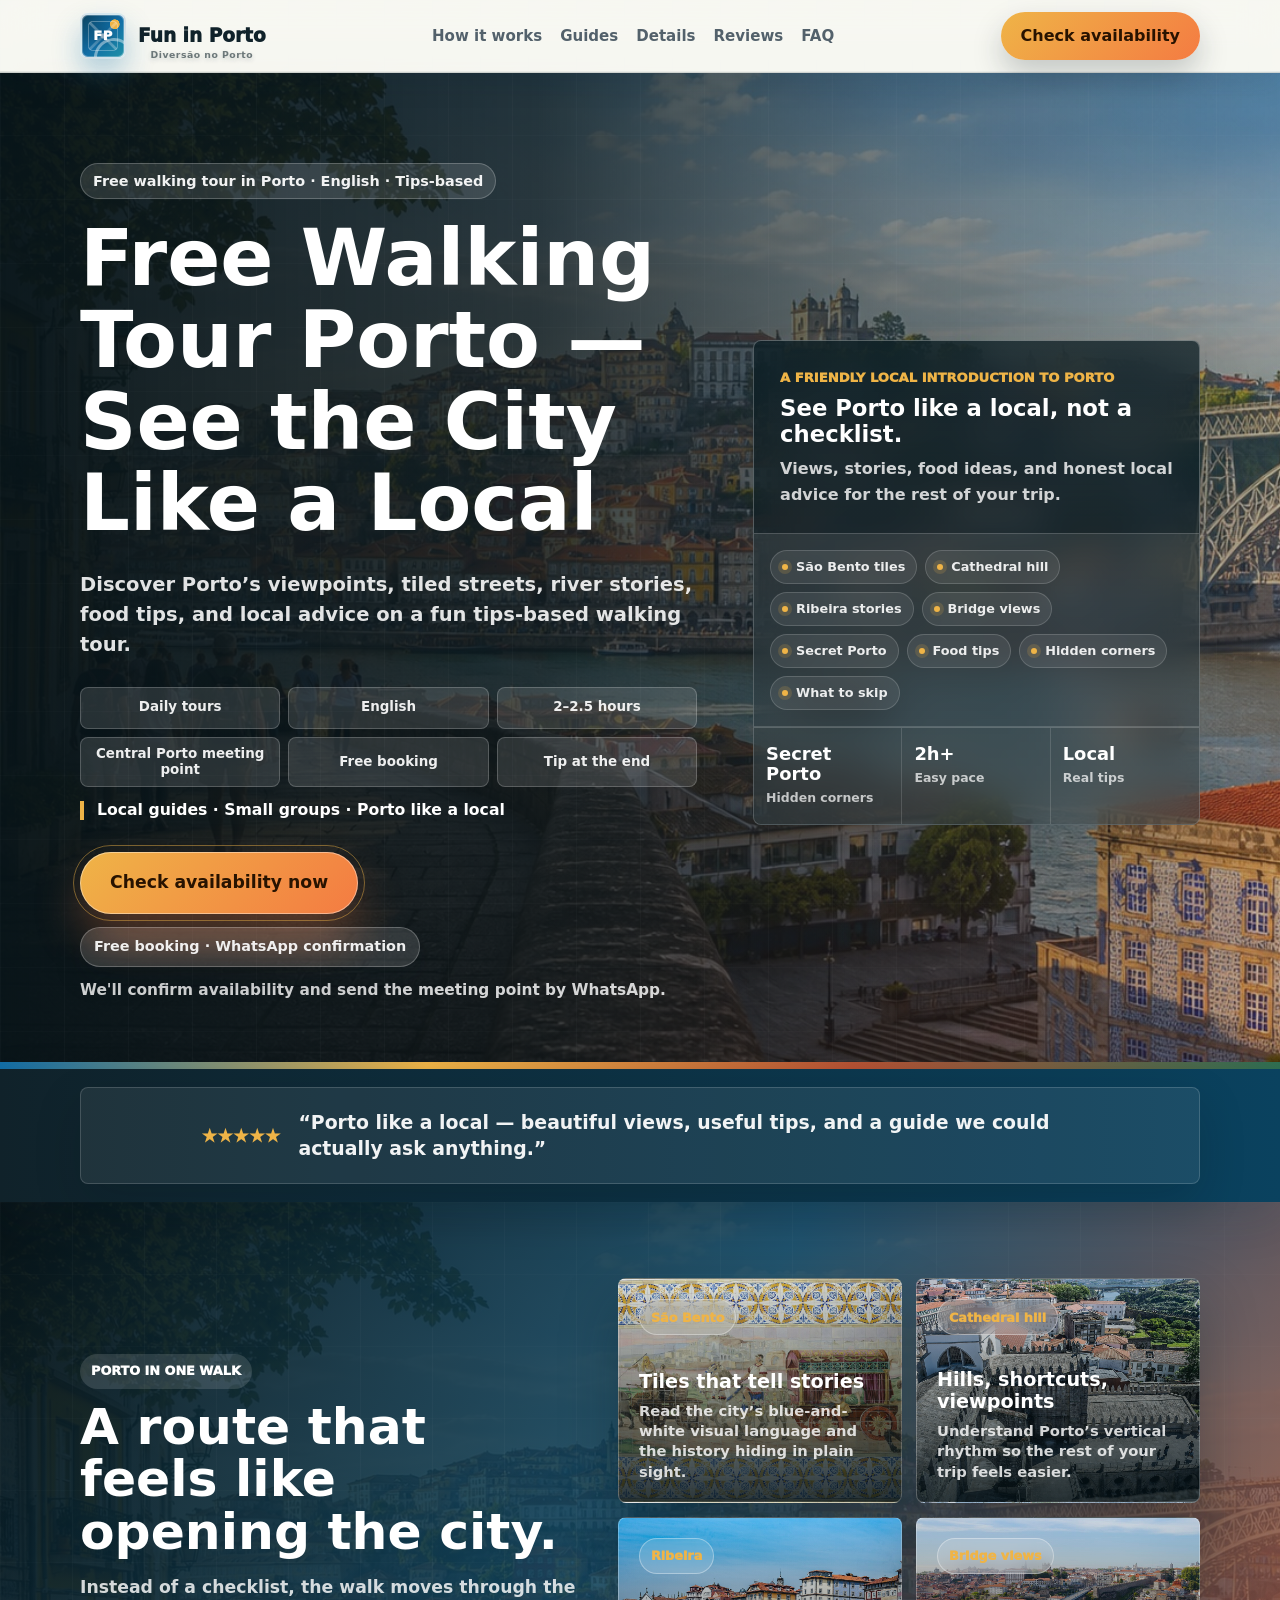
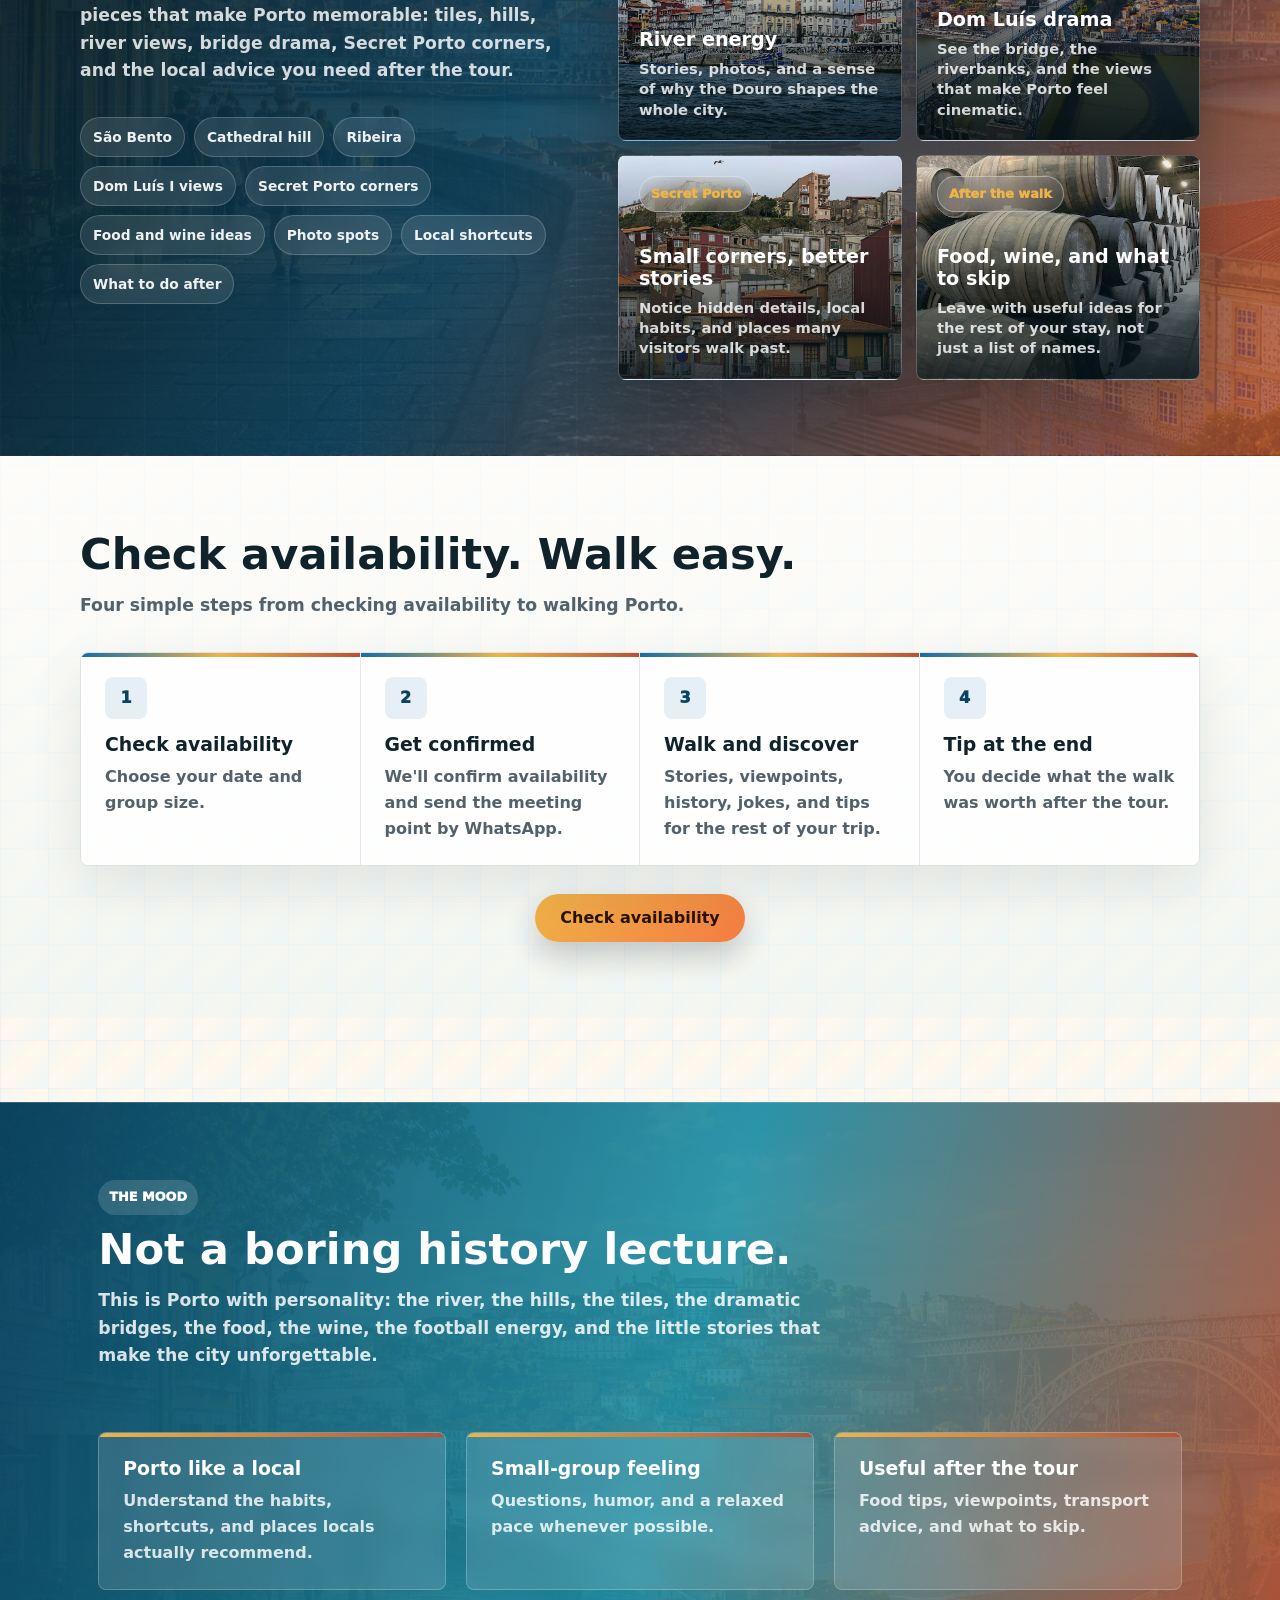
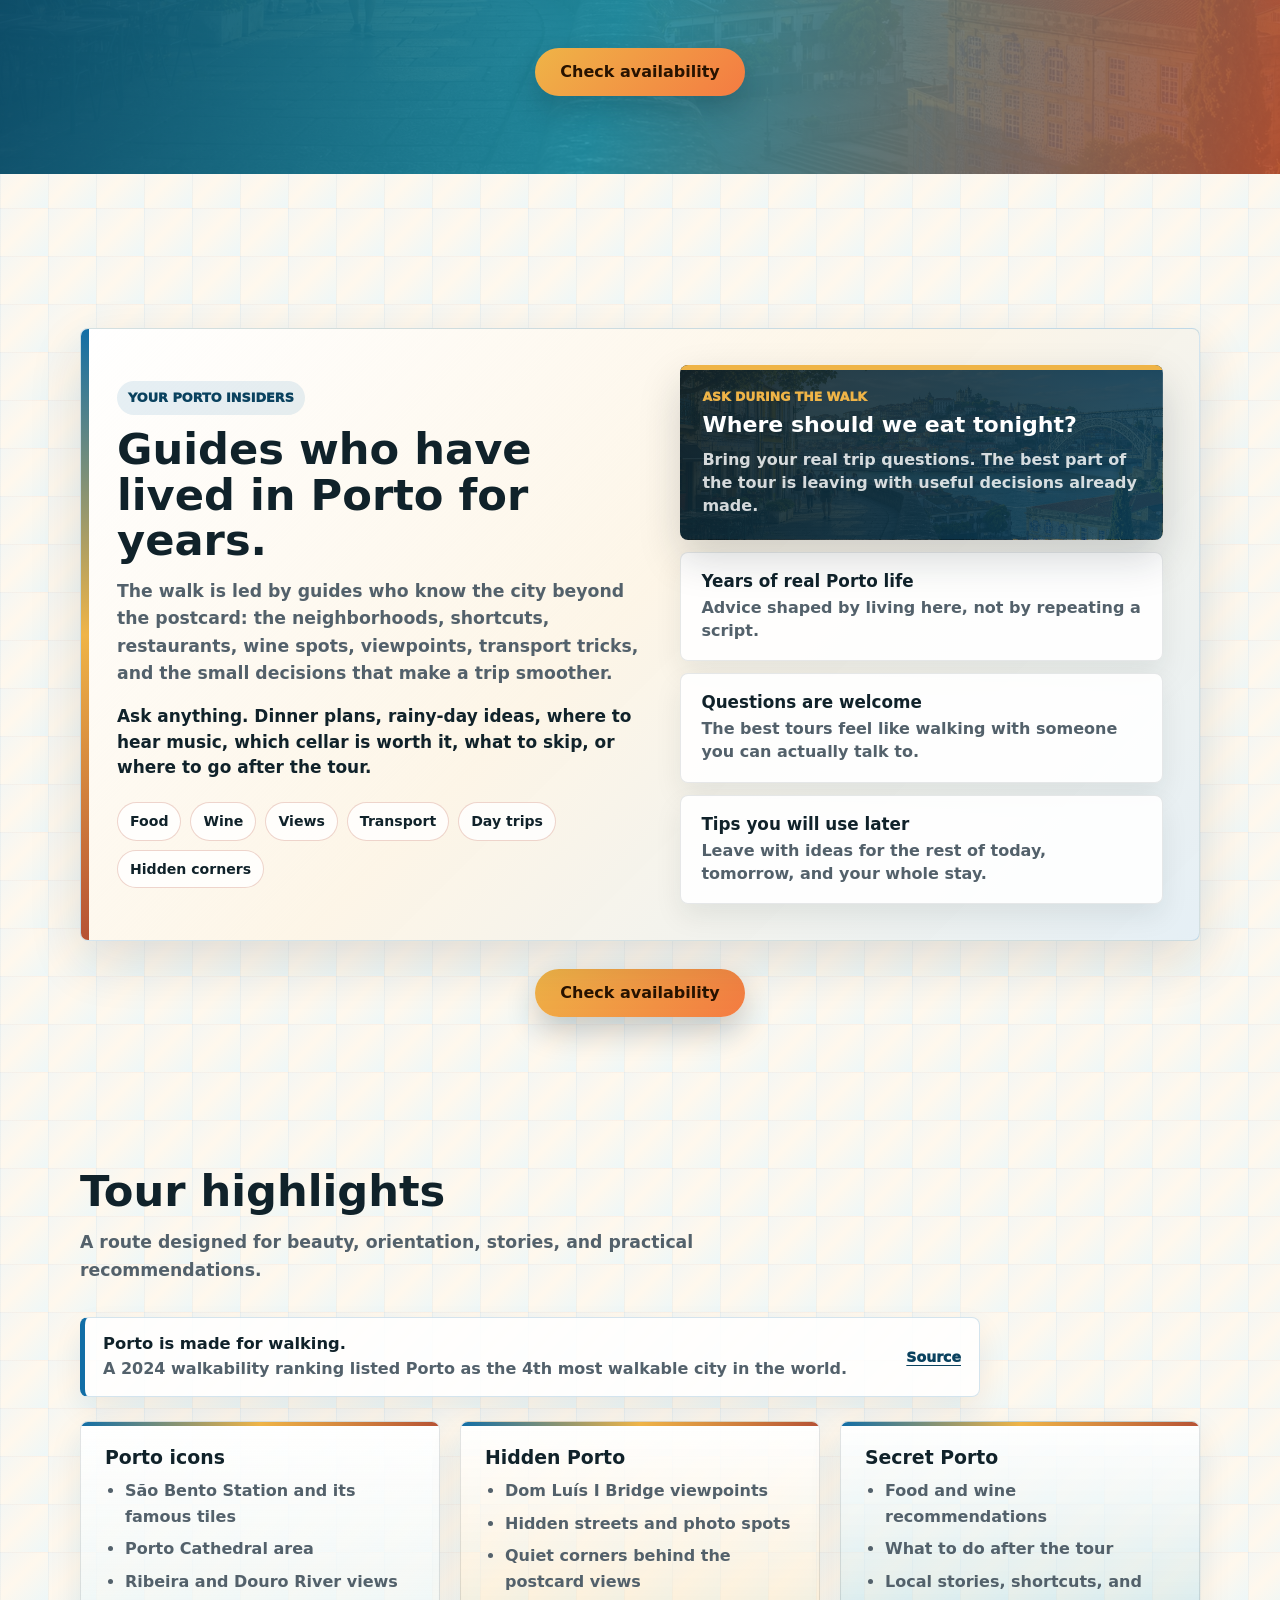
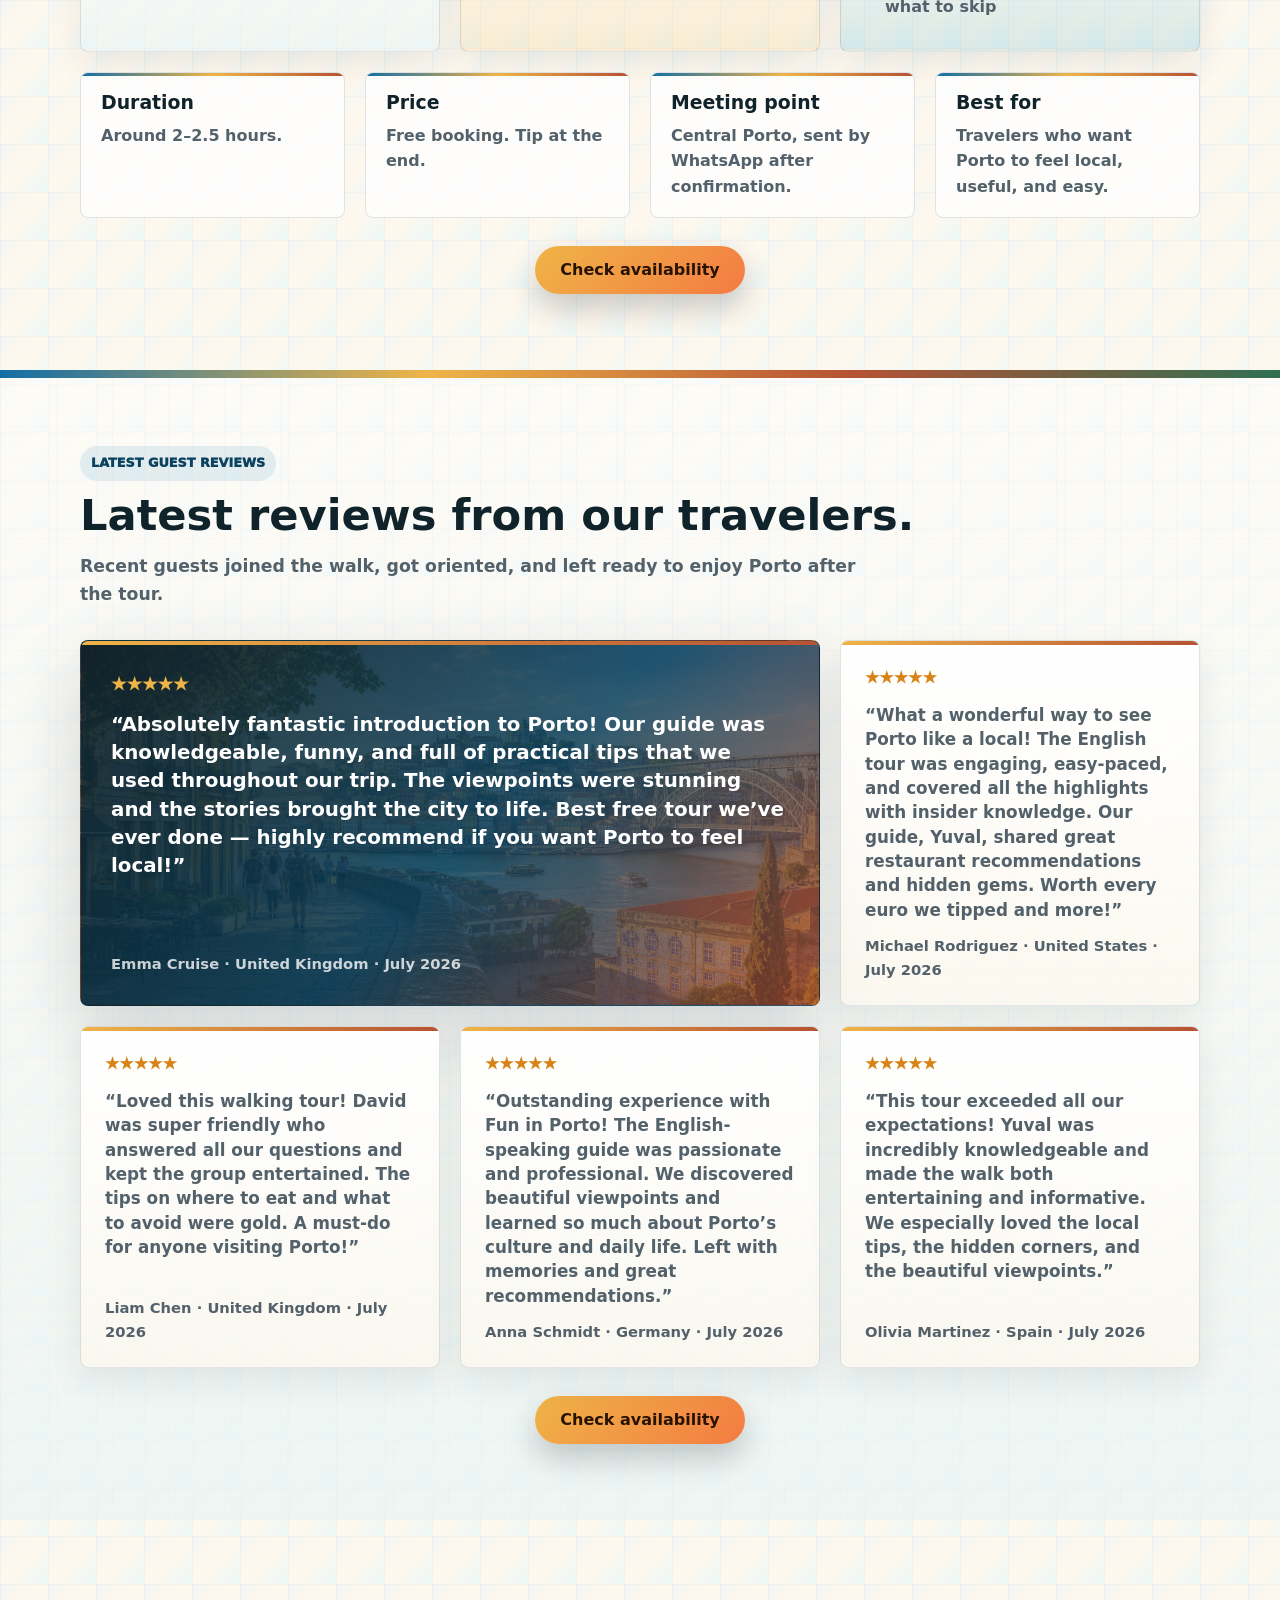
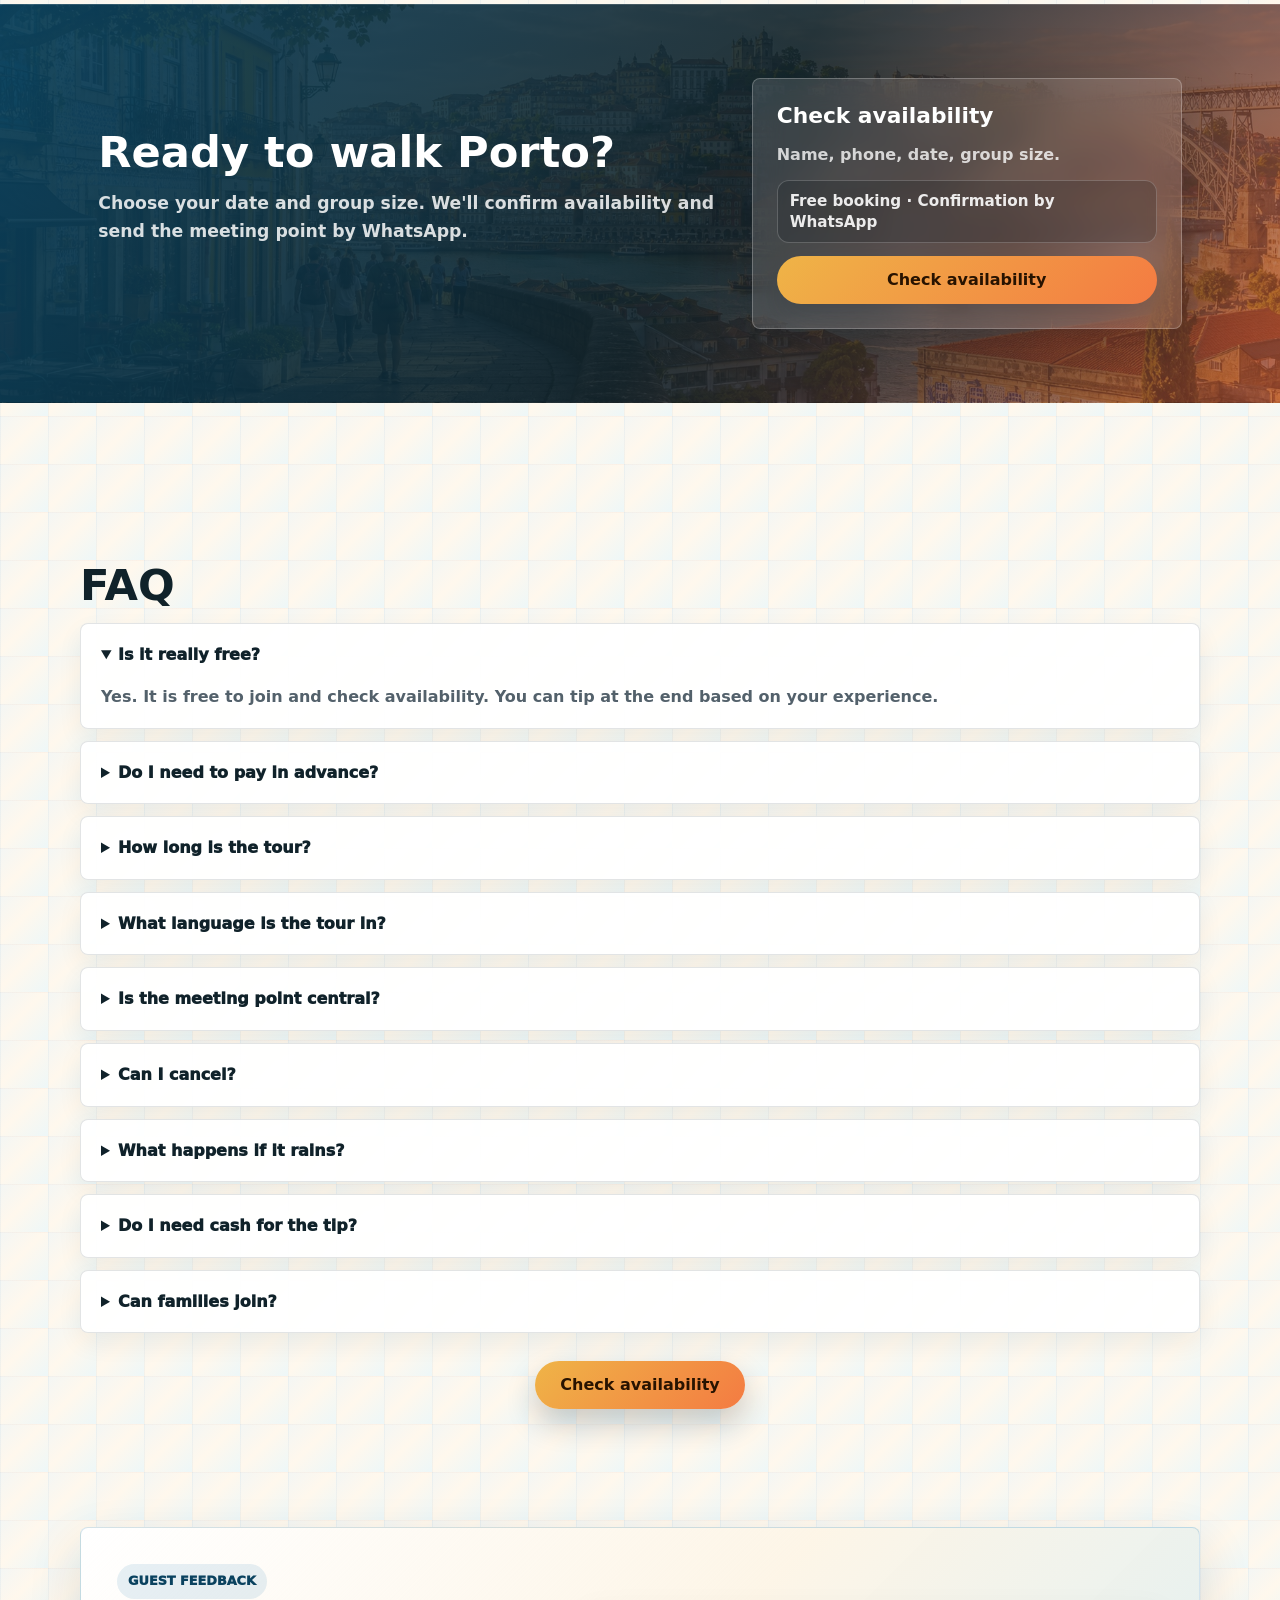
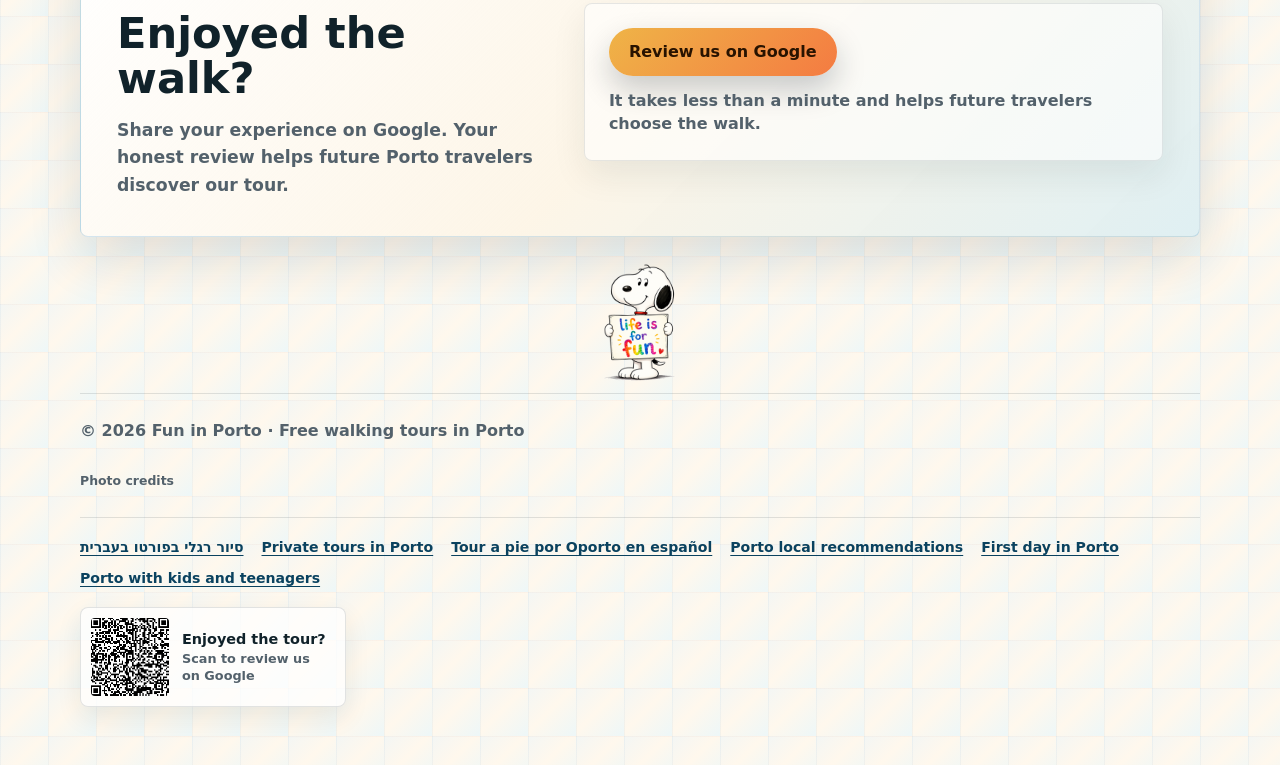
<file: index.html>
<!doctype html>
<html lang="en">
  <head>
    <script type="text/javascript">
      (function (c, l, a, r, i, t, y) {
        c[a] = c[a] || function () { (c[a].q = c[a].q || []).push(arguments); };
        t = l.createElement(r); t.async = 1; t.src = "https://www.clarity.ms/tag/" + i;
        y = l.getElementsByTagName(r)[0]; y.parentNode.insertBefore(t, y);
      })(window, document, "clarity", "script", "xnc4q0qsfw");
    </script>
    <!-- Google tag (gtag.js) -->
    <script
      async
      src="https://www.googletagmanager.com/gtag/js?id=G-XQTJXGKEKD"
    ></script>
    <script>
      window.dataLayer = window.dataLayer || [];
      function gtag() {
        dataLayer.push(arguments);
      }
      gtag("js", new Date());

      gtag("config", "G-XQTJXGKEKD");
    </script>
    <meta charset="utf-8" />
    <meta name="viewport" content="width=device-width, initial-scale=1" />
    <link rel="icon" href="favicon.svg" type="image/svg+xml" />
    <title>Free Walking Tour Porto | Fun in Porto</title>
    <meta
      name="description"
      content="Free walking tour in Porto in English with viewpoints, tiled streets, river stories, local food tips, free booking, and confirmation by WhatsApp."
    />
    <meta name="robots" content="index, follow" />
    <meta name="author" content="Fun in Porto" />
    <meta name="theme-color" content="#f6c453" />
    <meta name="geo.region" content="PT-13" />
    <meta name="geo.placename" content="Porto, Portugal" />
    <meta name="ICBM" content="41.1579, -8.6291" />
    <link rel="canonical" href="https://funinporto.com/" />
    <link rel="alternate" hreflang="en" href="https://funinporto.com/" />
    <link
      rel="alternate"
      hreflang="he"
      href="https://funinporto.com/porto-walking-tour-hebrew/"
    />
    <link
      rel="alternate"
      hreflang="es"
      href="https://funinporto.com/walking-tour-spanish/"
    />
    <link rel="alternate" hreflang="x-default" href="https://funinporto.com/" />
    <link rel="image_src" href="https://funinporto.com/assets/porto-hero.jpg" />
    <meta property="og:type" content="website" />
    <meta property="og:locale" content="en_US" />
    <meta property="og:locale:alternate" content="he_IL" />
    <meta property="og:locale:alternate" content="es_ES" />
    <meta property="og:site_name" content="Fun in Porto" />
    <meta property="og:url" content="https://funinporto.com/" />
    <meta
      property="og:title"
      content="Free Walking Tour Porto | Fun in Porto"
    />
    <meta
      property="og:description"
      content="Join a tips-based Porto walking tour in English with viewpoints, tiled streets, river stories, food tips, and WhatsApp confirmation."
    />
    <meta
      property="og:image"
      content="https://funinporto.com/assets/porto-hero.jpg"
    />
    <meta
      property="og:image:secure_url"
      content="https://funinporto.com/assets/porto-hero.jpg"
    />
    <meta property="og:image:type" content="image/jpeg" />
    <meta property="og:image:width" content="1823" />
    <meta property="og:image:height" content="863" />
    <meta
      property="og:image:alt"
      content="Porto skyline and Douro River view for the Fun in Porto walking tour"
    />
    <meta name="twitter:card" content="summary_large_image" />
    <meta
      name="twitter:title"
      content="Free Walking Tour Porto | Fun in Porto"
    />
    <meta
      name="twitter:description"
      content="See Porto like a local on a tips-based walking tour in English with viewpoints, stories, food tips, and free booking."
    />
    <meta
      name="twitter:image"
      content="https://funinporto.com/assets/porto-hero.jpg"
    />
    <meta
      name="twitter:image:alt"
      content="Porto skyline and Douro River view for the Fun in Porto walking tour"
    />
    <script type="application/ld+json">
      {
        "@context": "https://schema.org",
        "@graph": [
          {
            "@type": "WebSite",
            "@id": "https://funinporto.com/#website",
            "name": "Fun in Porto",
            "alternateName": "FunInPorto",
            "url": "https://funinporto.com/",
            "publisher": {
              "@id": "https://funinporto.com/#organization"
            }
          },
          {
            "@type": "Organization",
            "@id": "https://funinporto.com/#organization",
            "name": "Fun in Porto",
            "alternateName": "FunInPorto",
            "url": "https://funinporto.com/",
            "logo": {
              "@type": "ImageObject",
              "url": "https://funinporto.com/favicon.svg"
            }
          }
        ]
      }
    </script>
    <script type="application/ld+json">
      {
        "@context": "https://schema.org",
        "@type": ["TouristTrip", "Service"],
        "name": "Free Walking Tour Porto",
        "alternateName": "Fun in Porto",
        "description": "A tips-based walking tour in Porto in English with viewpoints, tiled streets, river stories, local food tips, and WhatsApp confirmation.",
        "url": "https://funinporto.com/",
        "image": "https://funinporto.com/assets/porto-hero.jpg",
        "inLanguage": "en",
        "availableLanguage": {
          "@type": "Language",
          "name": "English"
        },
        "areaServed": {
          "@type": "City",
          "name": "Porto",
          "address": {
            "@type": "PostalAddress",
            "addressLocality": "Porto",
            "addressCountry": "PT"
          }
        },
        "provider": {
          "@id": "https://funinporto.com/#organization"
        },
        "offers": {
          "@type": "Offer",
          "name": "Free booking for a tips-based Porto walking tour",
          "price": "0",
          "priceCurrency": "EUR",
          "availability": "https://schema.org/InStock",
          "url": "https://funinporto.com/"
        },
        "touristType": "Travelers",
        "itinerary": [
          {
            "@type": "TouristAttraction",
            "name": "São Bento Station"
          },
          {
            "@type": "TouristAttraction",
            "name": "Porto Cathedral area"
          },
          {
            "@type": "TouristAttraction",
            "name": "Ribeira"
          },
          {
            "@type": "TouristAttraction",
            "name": "Dom Luís I Bridge viewpoints"
          }
        ]
      }
    </script>
    <script type="application/ld+json">
      {
        "@context": "https://schema.org",
        "@type": "FAQPage",
        "mainEntity": [
          {
            "@type": "Question",
            "name": "Is it really free?",
            "acceptedAnswer": {
              "@type": "Answer",
              "text": "Yes. It is free to join and check availability. You can tip at the end based on your experience."
            }
          },
          {
            "@type": "Question",
            "name": "Do I need to pay in advance?",
            "acceptedAnswer": {
              "@type": "Answer",
              "text": "No. There is no payment today. Free booking means you can tip at the end based on your experience."
            }
          },
          {
            "@type": "Question",
            "name": "How long is the tour?",
            "acceptedAnswer": {
              "@type": "Answer",
              "text": "Usually around 2 to 2.5 hours, depending on group pace and questions."
            }
          },
          {
            "@type": "Question",
            "name": "What language is the tour in?",
            "acceptedAnswer": {
              "@type": "Answer",
              "text": "The tour is in English."
            }
          },
          {
            "@type": "Question",
            "name": "Is the meeting point central?",
            "acceptedAnswer": {
              "@type": "Answer",
              "text": "Yes. The meeting point is in central Porto. We'll confirm availability and send the meeting point by WhatsApp."
            }
          },
          {
            "@type": "Question",
            "name": "Can I cancel?",
            "acceptedAnswer": {
              "@type": "Answer",
              "text": "Yes. Plans change when traveling. Just send us a WhatsApp message as early as you can."
            }
          },
          {
            "@type": "Question",
            "name": "What happens if it rains?",
            "acceptedAnswer": {
              "@type": "Answer",
              "text": "Porto weather can change quickly. We usually walk in light rain, and we will confirm any important updates by WhatsApp."
            }
          },
          {
            "@type": "Question",
            "name": "Do I need cash for the tip?",
            "acceptedAnswer": {
              "@type": "Answer",
              "text": "Cash is useful and simple for tips. If you do not have cash, ask the guide what options are available."
            }
          },
          {
            "@type": "Question",
            "name": "Can families join?",
            "acceptedAnswer": {
              "@type": "Answer",
              "text": "Yes. The tour is relaxed and friendly for couples, families, friends, and travelers who like local tips."
            }
          }
        ]
      }
    </script>
    <link rel="stylesheet" href="styles.css?v=20260707-12" />
  </head>
  <body>
    <nav class="nav">
      <div class="container nav-inner">
        <a class="logo" href="index.html">
          <span class="logo-mark" aria-hidden="true">FP</span>
          <span>Fun in Porto</span>
        </a>

        <div class="nav-links">
          <a href="#how">How it works</a>
          <a href="#guides">Guides</a>
          <a href="#details">Details</a>
          <a href="#reviews">Reviews</a>
          <a href="#faq">FAQ</a>
        </div>

        <button class="btn sun" onclick="openWhatsApp()">
          Check availability
        </button>
      </div>
    </nav>

    <main>
      <!-- Hero -->
      <section class="hero">
        <div class="container hero-shell">
          <div class="hero-copy">
            <div class="kicker">
              Free walking tour in Porto · English · Tips-based
            </div>
            <h1>Free Walking Tour Porto — See the City Like a Local</h1>
            <p class="lead">
              Discover Porto’s viewpoints, tiled streets, river stories, food
              tips, and local advice on a fun tips-based walking tour.
            </p>
            <ul class="hero-info-strip" aria-label="Tour quick facts">
              <li>Daily tours</li>
              <li>English</li>
              <li>2–2.5 hours</li>
              <li>Central Porto meeting point</li>
              <li>Free booking</li>
              <li>Tip at the end</li>
            </ul>

            <div class="hero-trust-line" aria-label="Tour trust signals">
              <strong>Local guides · Small groups · Porto like a local</strong>
            </div>

            <div class="hero-actions">
              <button class="btn sun hero-primary-cta" onclick="openWhatsApp()">
                Check availability now
              </button>
              <button
                class="hero-cta-badge"
                type="button"
                onclick="openWhatsApp()"
              >
                Free booking · WhatsApp confirmation
              </button>
            </div>
            <p class="availability-note">
              We'll confirm availability and send the meeting point by WhatsApp.
            </p>
          </div>

          <aside class="hero-highlights tour-pass" aria-label="Tour snapshot">
            <div class="snapshot-main">
              <span class="eyebrow"
                >A friendly local introduction to Porto</span
              >
              <strong>See Porto like a local, not a checklist.</strong>
              <span
                >Views, stories, food ideas, and honest local advice for the
                rest of your trip.</span
              >
            </div>

            <div class="hero-route-mini" aria-label="Route preview">
              <span>São Bento tiles</span>
              <span>Cathedral hill</span>
              <span>Ribeira stories</span>
              <span>Bridge views</span>
              <span>Secret Porto</span>
              <span>Food tips</span>
              <span>Hidden corners</span>
              <span>What to skip</span>
            </div>

            <div class="quick-facts">
              <div>
                <strong>Secret Porto</strong>
                <span>Hidden corners</span>
              </div>
              <div>
                <strong>2h+</strong>
                <span>Easy pace</span>
              </div>
              <div>
                <strong>Local</strong>
                <span>Real tips</span>
              </div>
            </div>
          </aside>
        </div>
      </section>

      <section class="top-review" aria-label="Guest review">
        <div class="container top-review-inner">
          <div class="review-stars" aria-label="5 out of 5 stars">★★★★★</div>
          <p>
            “Porto like a local — beautiful views, useful tips, and a guide we
            could actually ask anything.”
          </p>
        </div>
      </section>

      <!-- Route preview -->
      <section
        class="section porto-postcards-section"
        aria-label="Porto route preview"
      >
        <div class="container postcard-shell">
          <div class="postcard-copy">
            <span class="guide-tag">Porto in one walk</span>
            <h2>A route that feels like opening the city.</h2>
            <p class="section-intro">
              Instead of a checklist, the walk moves through the pieces that
              make Porto memorable: tiles, hills, river views, bridge drama,
              Secret Porto corners, and the local advice you need after the
              tour.
            </p>

            <div class="route-line" aria-label="Tour route">
              <span>São Bento</span>
              <span>Cathedral hill</span>
              <span>Ribeira</span>
              <span>Dom Luís I views</span>
              <span>Secret Porto corners</span>
              <span>Food and wine ideas</span>
              <span>Photo spots</span>
              <span>Local shortcuts</span>
              <span>What to do after</span>
            </div>
          </div>

          <div class="postcard-grid">
            <article class="porto-postcard">
              <span>São Bento</span>
              <strong>Tiles that tell stories</strong>
              <p>
                Read the city’s blue-and-white visual language and the history
                hiding in plain sight.
              </p>
            </article>

            <article class="porto-postcard">
              <span>Cathedral hill</span>
              <strong>Hills, shortcuts, viewpoints</strong>
              <p>
                Understand Porto’s vertical rhythm so the rest of your trip
                feels easier.
              </p>
            </article>

            <article class="porto-postcard">
              <span>Ribeira</span>
              <strong>River energy</strong>
              <p>
                Stories, photos, and a sense of why the Douro shapes the whole
                city.
              </p>
            </article>

            <article class="porto-postcard">
              <span>Bridge views</span>
              <strong>Dom Luís drama</strong>
              <p>
                See the bridge, the riverbanks, and the views that make Porto
                feel cinematic.
              </p>
            </article>

            <article class="porto-postcard">
              <span>Secret Porto</span>
              <strong>Small corners, better stories</strong>
              <p>
                Notice hidden details, local habits, and places many visitors
                walk past.
              </p>
            </article>

            <article class="porto-postcard">
              <span>After the walk</span>
              <strong>Food, wine, and what to skip</strong>
              <p>
                Leave with useful ideas for the rest of your stay, not just a
                list of names.
              </p>
            </article>
          </div>
        </div>
      </section>

      <!-- How it works -->
      <section id="how" class="section steps-section">
        <div class="container">
          <h2>Check availability. Walk easy.</h2>
          <p class="section-intro">
            Four simple steps from checking availability to walking Porto.
          </p>

          <div class="grid cols-4 steps-grid">
            <a
              class="card card-link step-card"
              href="#book"
              onclick="event.preventDefault(); openWhatsApp();"
              aria-label="Check availability"
            >
              <div class="num">1</div>
              <h3>Check availability</h3>
              <p>Choose your date and group size.</p>
            </a>

            <div class="card step-card">
              <div class="num">2</div>
              <h3>Get confirmed</h3>
              <p>
                We'll confirm availability and send the meeting point by
                WhatsApp.
              </p>
            </div>

            <div class="card step-card">
              <div class="num">3</div>
              <h3>Walk and discover</h3>
              <p>
                Stories, viewpoints, history, jokes, and tips for the rest of
                your trip.
              </p>
            </div>

            <div class="card step-card">
              <div class="num">4</div>
              <h3>Tip at the end</h3>
              <p>You decide what the walk was worth after the tour.</p>
            </div>
          </div>

          <div class="section-cta">
            <button class="btn sun" onclick="openWhatsApp()">
              Check availability
            </button>
          </div>
        </div>
      </section>

      <!-- Brand promise -->
      <section class="section">
        <div class="container">
          <div class="band story-band">
            <div class="story-band-copy">
              <span class="guide-tag">The mood</span>
              <h2>Not a boring history lecture.</h2>
              <p class="section-intro">
                This is Porto with personality: the river, the hills, the tiles,
                the dramatic bridges, the food, the wine, the football energy,
                and the little stories that make the city unforgettable.
              </p>
            </div>

            <div class="grid cols-3 story-grid">
              <div class="card">
                <h3>Porto like a local</h3>
                <p>
                  Understand the habits, shortcuts, and places locals actually
                  recommend.
                </p>
              </div>

              <div class="card">
                <h3>Small-group feeling</h3>
                <p>Questions, humor, and a relaxed pace whenever possible.</p>
              </div>

              <div class="card">
                <h3>Useful after the tour</h3>
                <p>
                  Food tips, viewpoints, transport advice, and what to skip.
                </p>
              </div>
            </div>

            <div class="section-cta band-cta">
              <button class="btn sun" onclick="openWhatsApp()">
                Check availability
              </button>
            </div>
          </div>
        </div>
      </section>

      <!-- Guides -->
      <section id="guides" class="section guides-section">
        <div class="container">
          <div class="guide-panel">
            <div class="guide-copy">
              <span class="guide-tag">Your Porto insiders</span>
              <h2>Guides who have lived in Porto for years.</h2>
              <p class="section-intro">
                The walk is led by guides who know the city beyond the postcard:
                the neighborhoods, shortcuts, restaurants, wine spots,
                viewpoints, transport tricks, and the small decisions that make
                a trip smoother.
              </p>
              <p class="guide-note">
                Ask anything. Dinner plans, rainy-day ideas, where to hear
                music, which cellar is worth it, what to skip, or where to go
                after the tour.
              </p>

              <div class="ask-chips" aria-label="Topics you can ask about">
                <span>Food</span>
                <span>Wine</span>
                <span>Views</span>
                <span>Transport</span>
                <span>Day trips</span>
                <span>Hidden corners</span>
              </div>
            </div>

            <div class="guide-points">
              <div class="guide-spotlight">
                <span>Ask during the walk</span>
                <strong>Where should we eat tonight?</strong>
                <p>
                  Bring your real trip questions. The best part of the tour is
                  leaving with useful decisions already made.
                </p>
              </div>

              <div class="guide-point">
                <strong>Years of real Porto life</strong>
                <span
                  >Advice shaped by living here, not by repeating a
                  script.</span
                >
              </div>

              <div class="guide-point">
                <strong>Questions are welcome</strong>
                <span
                  >The best tours feel like walking with someone you can
                  actually talk to.</span
                >
              </div>

              <div class="guide-point">
                <strong>Tips you will use later</strong>
                <span
                  >Leave with ideas for the rest of today, tomorrow, and your
                  whole stay.</span
                >
              </div>
            </div>
          </div>

          <div class="section-cta">
            <button class="btn sun" onclick="openWhatsApp()">
              Check availability
            </button>
          </div>
        </div>
      </section>

      <!-- Tour details -->
      <section id="details" class="section">
        <div class="container">
          <h2>Tour highlights</h2>
          <p class="section-intro">
            A route designed for beauty, orientation, stories, and practical
            recommendations.
          </p>

          <aside class="source-note">
            <div>
              <strong>Porto is made for walking.</strong>
              <span>
                A 2024 walkability ranking listed Porto as the 4th most walkable
                city in the world.
              </span>
            </div>
            <a
              href="https://www.mercan.pt/en/new/2024/08/07/new-study-ranks-porto-city-as-one-of-the-4th-most-walkable-cities-in-the-world"
              target="_blank"
              rel="noopener noreferrer"
            >
              Source
            </a>
          </aside>

          <div class="grid cols-3 route-grid">
            <div class="card route-card">
              <h3>Porto icons</h3>
              <ul class="details-list">
                <li>São Bento Station and its famous tiles</li>
                <li>Porto Cathedral area</li>
                <li>Ribeira and Douro River views</li>
              </ul>
            </div>

            <div class="card route-card">
              <h3>Hidden Porto</h3>
              <ul class="details-list">
                <li>Dom Luís I Bridge viewpoints</li>
                <li>Hidden streets and photo spots</li>
                <li>Quiet corners behind the postcard views</li>
              </ul>
            </div>

            <div class="card route-card">
              <h3>Secret Porto</h3>
              <ul class="details-list">
                <li>Food and wine recommendations</li>
                <li>What to do after the tour</li>
                <li>Local stories, shortcuts, and what to skip</li>
              </ul>
            </div>
          </div>

          <div class="grid cols-4 tour-facts-grid">
            <div class="card fact-card">
              <h3>Duration</h3>
              <p>Around 2–2.5 hours.</p>
            </div>

            <div class="card fact-card">
              <h3>Price</h3>
              <p>Free booking. Tip at the end.</p>
            </div>

            <div class="card fact-card">
              <h3>Meeting point</h3>
              <p>Central Porto, sent by WhatsApp after confirmation.</p>
            </div>

            <div class="card fact-card">
              <h3>Best for</h3>
              <p>Travelers who want Porto to feel local, useful, and easy.</p>
            </div>
          </div>

          <div class="section-cta">
            <button class="btn sun" onclick="openWhatsApp()">
              Check availability
            </button>
          </div>
        </div>
      </section>

      <!-- Reviews -->
      <section id="reviews" class="section reviews-section">
        <div class="container">
          <span class="guide-tag">Latest guest reviews</span>
          <h2>Latest reviews from our travelers.</h2>
          <p class="section-intro">
            Recent guests joined the walk, got oriented, and left ready to enjoy
            Porto after the tour.
          </p>

          <div class="grid cols-3 reviews-grid">
            <article class="card review-card">
              <div class="review-stars" aria-label="5 out of 5 stars">
                ★★★★★
              </div>
              <p class="review-text">
                “Absolutely fantastic introduction to Porto! Our guide was
                knowledgeable, funny, and full of practical tips that we used
                throughout our trip. The viewpoints were stunning and the
                stories brought the city to life. Best free tour we’ve ever done
                — highly recommend if you want Porto to feel local!”
              </p>
              <div class="review-meta">
                Emma Cruise · United Kingdom · July 2026
              </div>
            </article>

            <article class="card review-card">
              <div class="review-stars" aria-label="5 out of 5 stars">
                ★★★★★
              </div>
              <p class="review-text">
                “What a wonderful way to see Porto like a local! The English
                tour was engaging, easy-paced, and covered all the highlights
                with insider knowledge. Our guide, Yuval, shared great
                restaurant recommendations and hidden gems. Worth every euro we
                tipped and more!”
              </p>
              <div class="review-meta">
                Michael Rodriguez · United States · July 2026
              </div>
            </article>

            <article class="card review-card">
              <div class="review-stars" aria-label="5 out of 5 stars">
                ★★★★★
              </div>
              <p class="review-text">
                “Loved this walking tour! David was super friendly who answered
                all our questions and kept the group entertained. The tips on
                where to eat and what to avoid were gold. A must-do for anyone
                visiting Porto!”
              </p>
              <div class="review-meta">
                Liam Chen · United Kingdom · July 2026
              </div>
            </article>

            <article class="card review-card">
              <div class="review-stars" aria-label="5 out of 5 stars">
                ★★★★★
              </div>
              <p class="review-text">
                “Outstanding experience with Fun in Porto! The English-speaking
                guide was passionate and professional. We discovered beautiful
                viewpoints and learned so much about Porto’s culture and daily
                life. Left with memories and great recommendations.”
              </p>
              <div class="review-meta">Anna Schmidt · Germany · July 2026</div>
            </article>

            <article class="card review-card">
              <div class="review-stars" aria-label="5 out of 5 stars">
                ★★★★★
              </div>
              <p class="review-text">
                “This tour exceeded all our expectations! Yuval was incredibly
                knowledgeable and made the walk both entertaining and
                informative. We especially loved the local tips, the hidden
                corners, and the beautiful viewpoints.”
              </p>
              <div class="review-meta">Olivia Martinez · Spain · July 2026</div>
            </article>
          </div>

          <div class="section-cta">
            <button class="btn sun" onclick="openWhatsApp()">
              Check availability
            </button>
          </div>
        </div>
      </section>

      <!-- Booking -->
      <section id="book" class="section">
        <div class="container">
          <div class="booking-card">
            <div class="booking-card-inner">
              <div class="booking-copy">
                <h2>Ready to walk Porto?</h2>
                <p class="section-intro">
                  Choose your date and group size. We'll confirm availability
                  and send the meeting point by WhatsApp.
                </p>
              </div>

              <div class="booking-panel">
                <strong>Check availability</strong>
                <span class="desktop-copy">Name, phone, date, group size.</span>
                <span class="mobile-copy">Name, date, group size.</span>
                <p class="booking-reassurance">
                  Free booking · Confirmation by WhatsApp
                </p>
                <button class="btn sun" onclick="openWhatsApp()">
                  Check availability
                </button>
              </div>
            </div>
          </div>
        </div>
      </section>

      <!-- FAQ -->
      <section id="faq" class="section faq">
        <div class="container">
          <h2>FAQ</h2>

          <details open>
            <summary>Is it really free?</summary>
            <p>
              Yes. It is free to join and check availability. You can tip at the
              end based on your experience.
            </p>
          </details>

          <details>
            <summary>Do I need to pay in advance?</summary>
            <p>
              No. There is no payment today. Free booking means you can tip at
              the end based on your experience.
            </p>
          </details>

          <details>
            <summary>How long is the tour?</summary>
            <p>
              Usually around 2 to 2.5 hours, depending on group pace and
              questions.
            </p>
          </details>

          <details>
            <summary>What language is the tour in?</summary>
            <p>The tour is in English.</p>
          </details>

          <details>
            <summary>Is the meeting point central?</summary>
            <p>
              Yes. The meeting point is in central Porto. We'll confirm
              availability and send the meeting point by WhatsApp.
            </p>
          </details>

          <details>
            <summary>Can I cancel?</summary>
            <p>
              Yes. Plans change when traveling. Just send us a WhatsApp message
              as early as you can.
            </p>
          </details>

          <details>
            <summary>What happens if it rains?</summary>
            <p>
              Porto weather can change quickly. We usually walk in light rain,
              and we will confirm any important updates by WhatsApp.
            </p>
          </details>

          <details>
            <summary>Do I need cash for the tip?</summary>
            <p>
              Cash is useful and simple for tips. If you do not have cash, ask
              the guide what options are available.
            </p>
          </details>

          <details>
            <summary>Can families join?</summary>
            <p>
              Yes. The tour is relaxed and friendly for couples, families,
              friends, and travelers who like local tips.
            </p>
          </details>

          <div class="section-cta">
            <button class="btn sun" onclick="openWhatsApp()">
              Check availability
            </button>
          </div>
        </div>
      </section>

      <!-- Review form -->
      <section id="review" class="section review-submit-section">
        <div class="container">
          <div class="review-submit-panel">
            <div class="review-submit-copy">
              <span class="guide-tag">Guest feedback</span>
              <h2>Enjoyed the walk?</h2>
              <p class="section-intro">
                Share your experience on Google. Your honest review helps
                future Porto travelers discover our tour.
              </p>
            </div>

            <div class="review-submit-actions">
              <a
                class="btn sun"
                href="https://g.page/r/CSYGoQ_DJxl_EBM/review"
                target="_blank"
                rel="noopener"
                >Review us on Google</a
              >
              <p>
                It takes less than a minute and helps future travelers choose
                the walk.
              </p>
            </div>
          </div>
        </div>
      </section>
    </main>

    <div class="footer-signature-wrap">
      <img
        class="footer-signature"
        src="assets/anat-signature-snoopy.png"
        alt="Life is for fun"
        loading="lazy"
      />
    </div>

    <button
      class="availability-float"
      type="button"
      onclick="openWhatsApp()"
      aria-label="Check availability for the Porto walking tour"
    >
      <span>Check availability</span>
    </button>

    <footer class="footer">
      <div class="container footer-inner">
        <div>
          © <span data-current-year>2026</span> Fun in Porto · Free walking
          tours in Porto
        </div>
        <details class="photo-credits">
          <summary>Photo credits</summary>
          <p>
            <a
              href="https://commons.wikimedia.org/wiki/File:Porto_April_2019-13.jpg"
              target="_blank"
              rel="noopener"
              >São Bento</a
            >: Alvesgaspar, CC BY-SA 4.0 ·
            <a
              href="https://commons.wikimedia.org/wiki/File:Porto_Cathedral_and_City_Panorama_(55249424051).jpg"
              target="_blank"
              rel="noopener"
              >Cathedral</a
            >
            and
            <a
              href="https://commons.wikimedia.org/wiki/File:Colourful_Buildings_on_the_Douro_Riverfront_in_Porto,_Portugal_(55242186744).jpg"
              target="_blank"
              rel="noopener"
              >Ribeira</a
            >: Michael Gaylard, CC BY 4.0 ·
            <a
              href="https://commons.wikimedia.org/wiki/File:Puente_Don_Luis_I,_Oporto,_Portugal,_2012-05-09,_DD_13.JPG"
              target="_blank"
              rel="noopener"
              >Dom Luís I Bridge</a
            >: Diego Delso, CC BY-SA 3.0 ·
            <a
              href="https://commons.wikimedia.org/wiki/File:Porto,_Rua_de_Miragaia_(2).jpg"
              target="_blank"
              rel="noopener"
              >Miragaia street</a
            >: Bengt Nyman, CC BY 2.0 ·
            <a
              href="https://commons.wikimedia.org/wiki/File:Churchill%27s_port_wine_cellar.jpg"
              target="_blank"
              rel="noopener"
              >Port wine cellar</a
            >: Whispyhistory, CC BY-SA 4.0.
          </p>
        </details>
        <nav class="landing-footer-links" aria-label="More Porto pages">
          <a href="porto-walking-tour-hebrew/" lang="he" dir="rtl"
            >סיור רגלי בפורטו בעברית</a
          >
          <a href="private-tours-porto/">Private tours in Porto</a>
          <a href="walking-tour-spanish/" lang="es"
            >Tour a pie por Oporto en español</a
          >
          <a href="porto-top-attractions/">Porto local recommendations</a>
          <a href="first-day-in-porto/">First day in Porto</a>
          <a href="porto-with-kids-and-teenagers/"
            >Porto with kids and teenagers</a
          >
        </nav>
        <a
          class="footer-review-qr"
          href="https://g.page/r/CSYGoQ_DJxl_EBM/review"
          target="_blank"
          rel="noopener"
          aria-label="Review Fun in Porto on Google"
        >
          <img
            src="assets/google-review-qr.png"
            alt="QR code to review Fun in Porto on Google"
            loading="lazy"
          />
          <span
            ><strong>Enjoyed the tour?</strong> Scan to review us on
            Google</span
          >
        </a>
      </div>
    </footer>

    <script src="script.js?v=20260707-1"></script>
  </body>
</html>
</file>
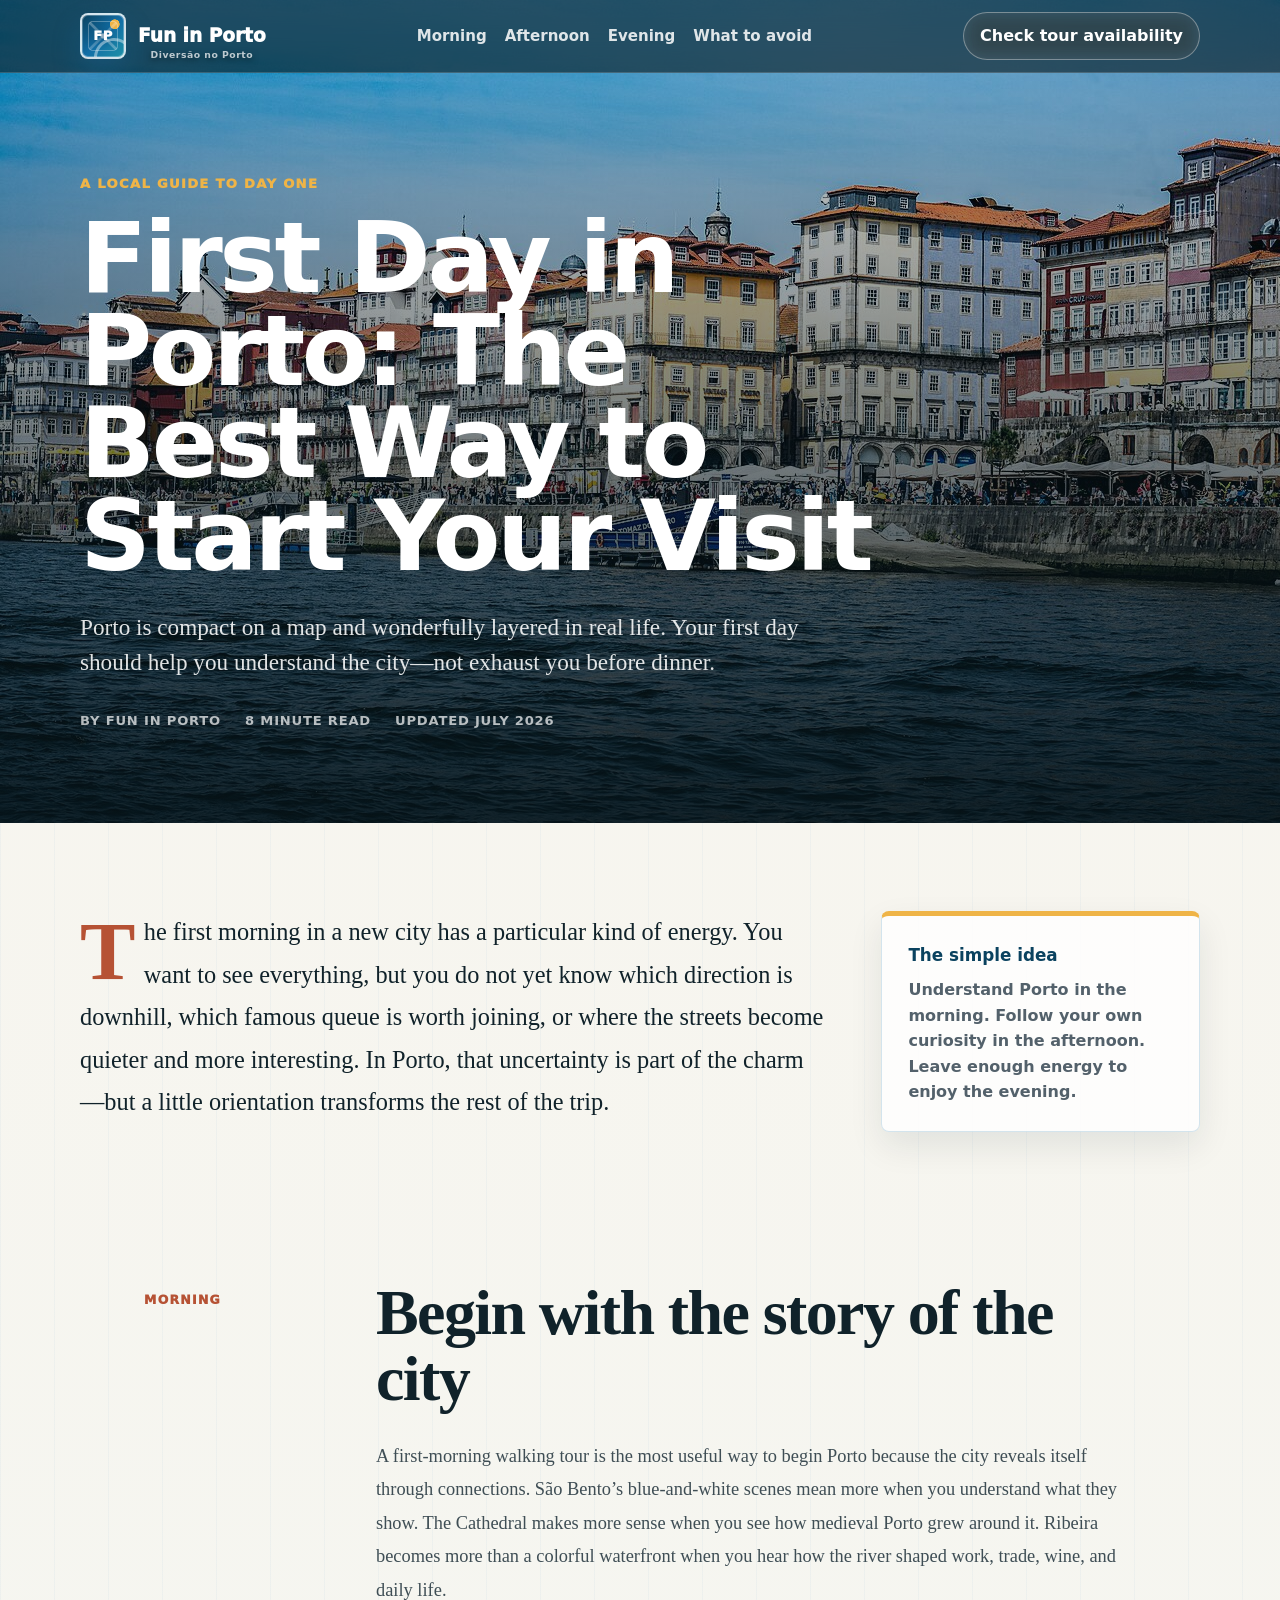
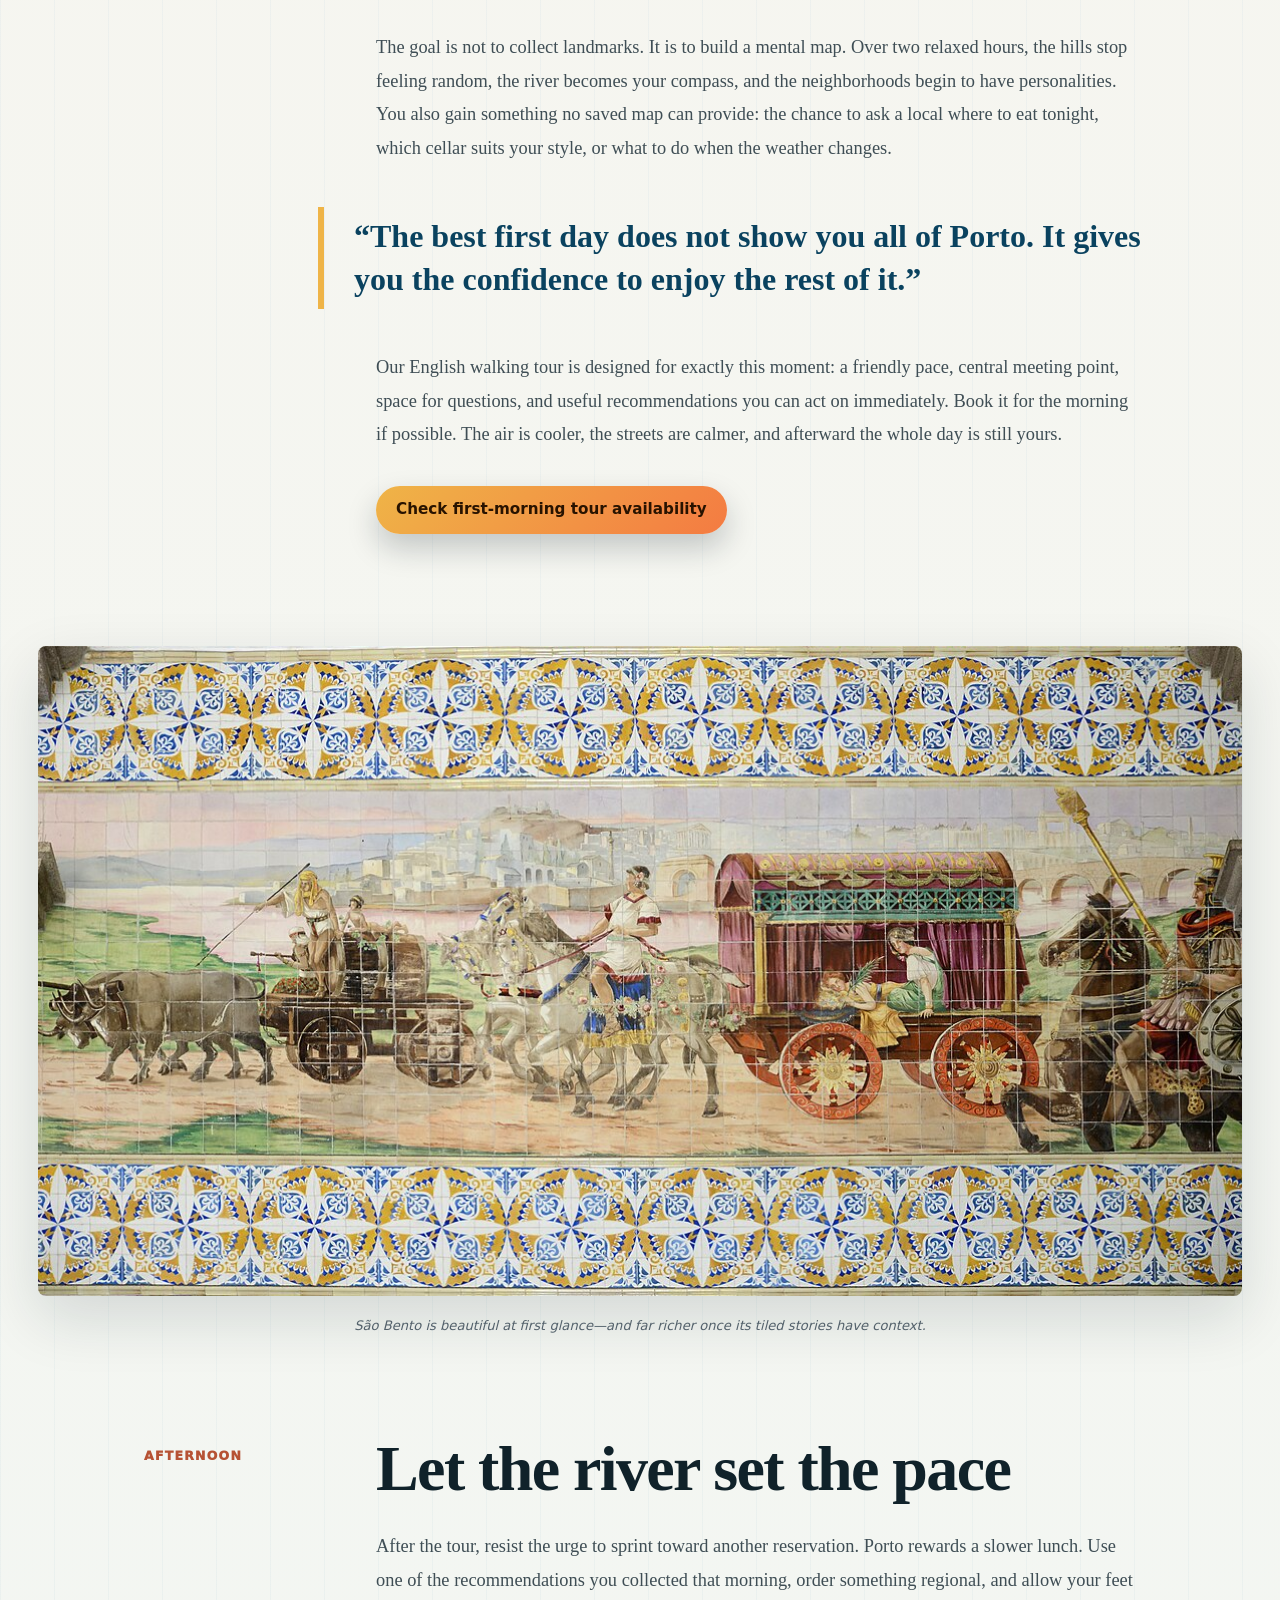
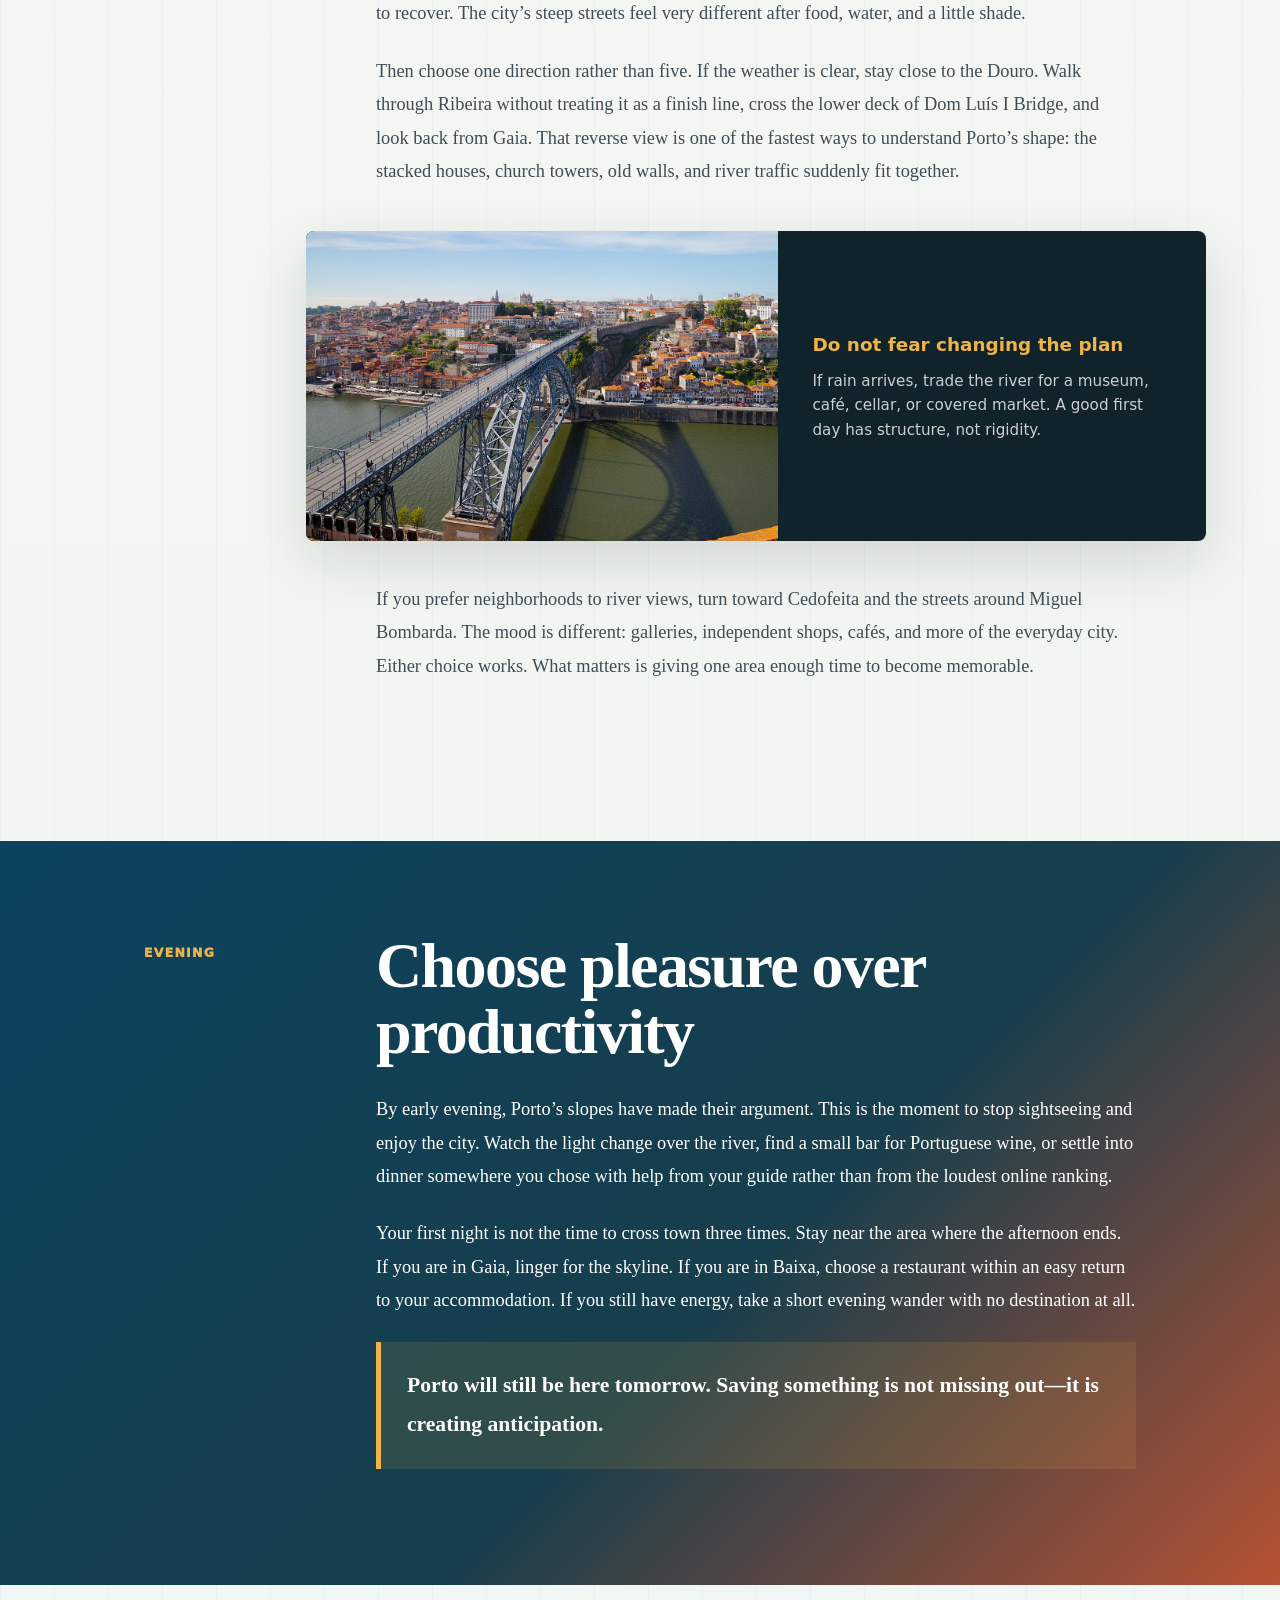
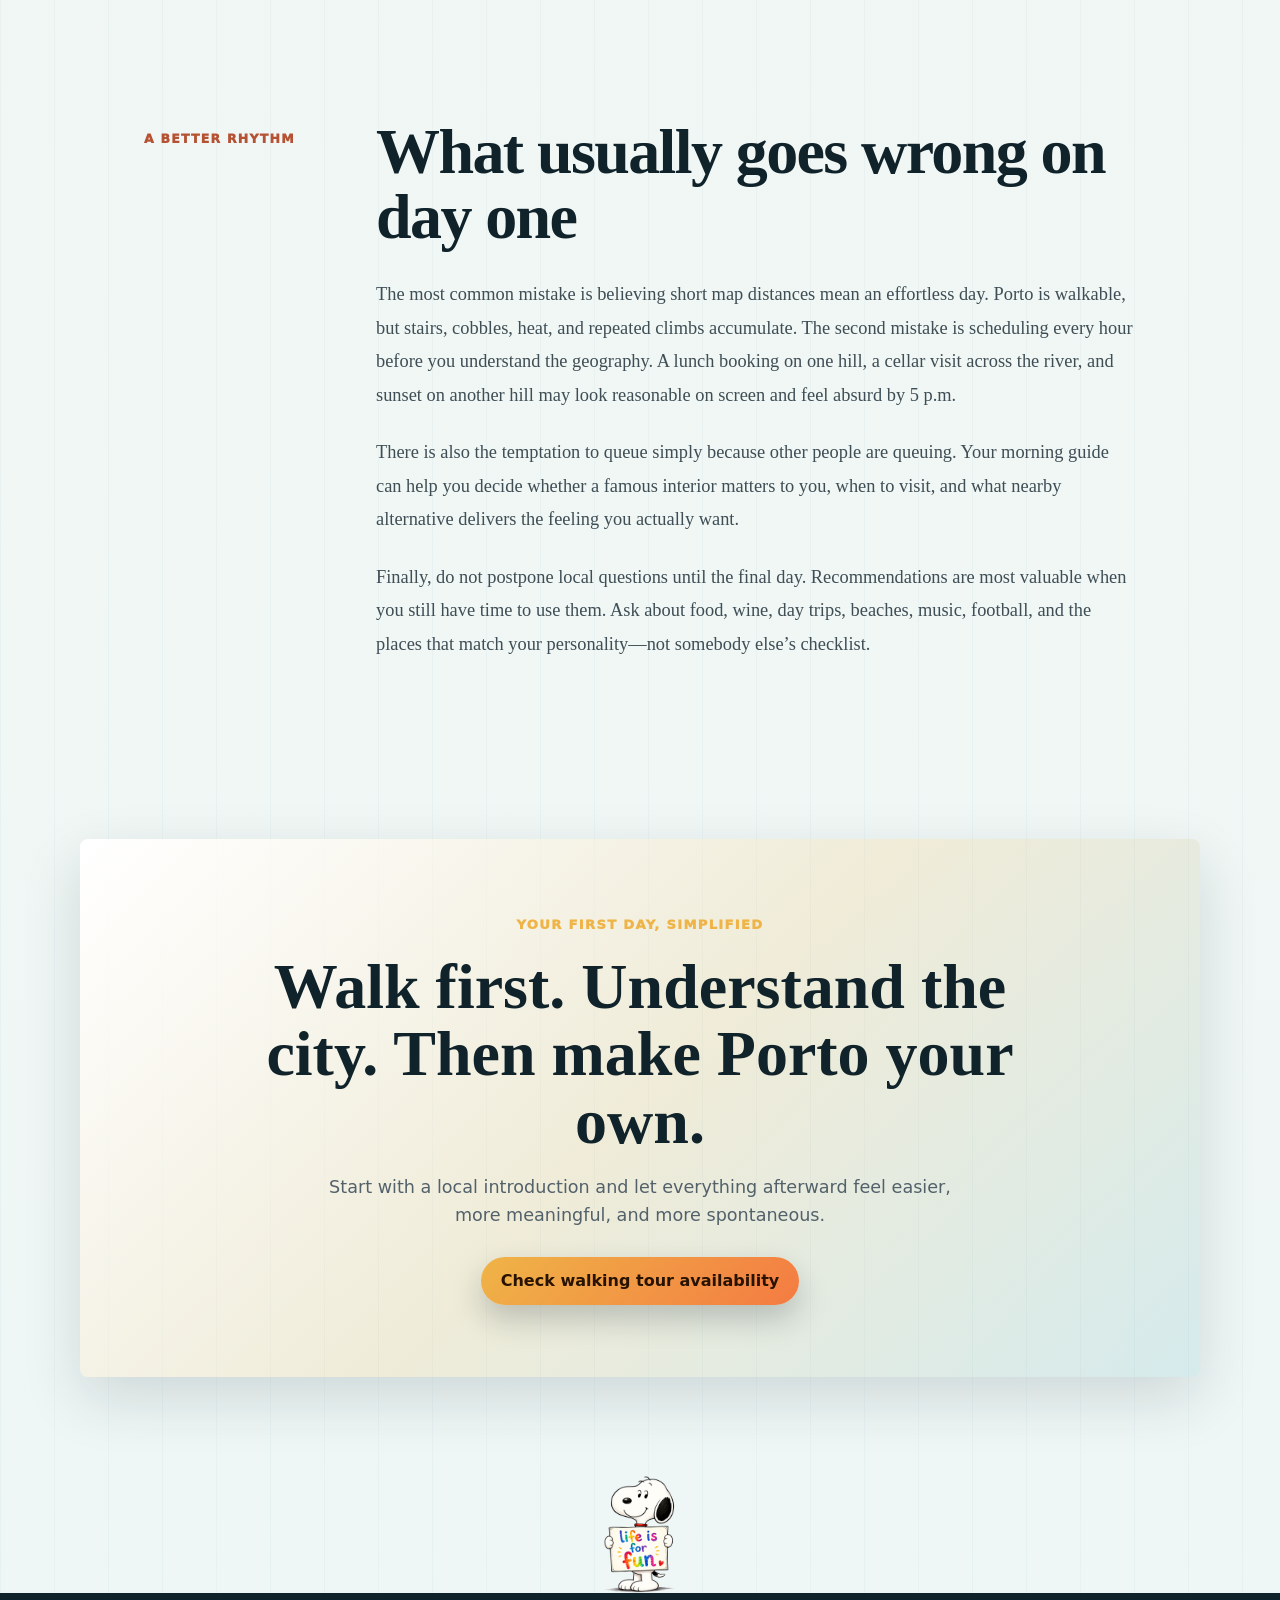
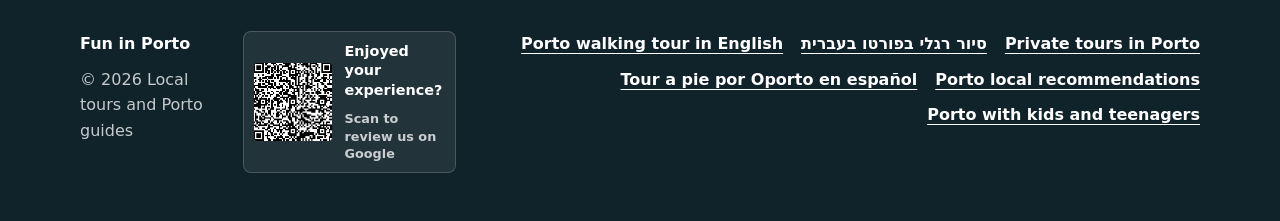
<file: first-day-in-porto/index.html>
<!doctype html>
<html lang="en">
  <head>
    <script type="text/javascript">
      (function (c, l, a, r, i, t, y) {
        c[a] = c[a] || function () { (c[a].q = c[a].q || []).push(arguments); };
        t = l.createElement(r); t.async = 1; t.src = "https://www.clarity.ms/tag/" + i;
        y = l.getElementsByTagName(r)[0]; y.parentNode.insertBefore(t, y);
      })(window, document, "clarity", "script", "xnc4q0qsfw");
    </script>
    <meta charset="utf-8" />
    <meta name="viewport" content="width=device-width, initial-scale=1" />
    <title>First Day in Porto: The Best Way to Start | Fun in Porto</title>
    <meta
      name="description"
      content="Plan the perfect first day in Porto, from a relaxed morning walking tour to riverside lunch, local neighborhoods, viewpoints, and an easy evening."
    />
    <meta name="robots" content="index, follow" />
    <meta name="author" content="Fun in Porto" />
    <meta name="theme-color" content="#0a425f" />
    <link rel="canonical" href="https://funinporto.com/first-day-in-porto/" />
    <meta property="og:type" content="article" />
    <meta property="og:locale" content="en_US" />
    <meta property="og:site_name" content="Fun in Porto" />
    <meta
      property="og:url"
      content="https://funinporto.com/first-day-in-porto/"
    />
    <meta
      property="og:title"
      content="First Day in Porto: The Best Way to Start Your Visit"
    />
    <meta
      property="og:description"
      content="A local, unhurried plan for understanding Porto on day one—and enjoying everything that follows."
    />
    <meta
      property="og:image"
      content="https://funinporto.com/assets/porto-card-ribeira.jpg"
    />
    <meta
      property="og:image:alt"
      content="Porto riverfront on a first day in the city"
    />
    <meta name="twitter:card" content="summary_large_image" />
    <meta
      name="twitter:title"
      content="First Day in Porto: The Best Way to Start Your Visit"
    />
    <meta
      name="twitter:description"
      content="A local, unhurried plan for understanding Porto on day one."
    />
    <meta
      name="twitter:image"
      content="https://funinporto.com/assets/porto-card-ribeira.jpg"
    />
    <link rel="icon" href="../favicon.svg" />
    <link rel="stylesheet" href="../styles.css?v=20260711-3" />
    <link rel="stylesheet" href="../landing-pages.css?v=20260711-3" />
    <script type="application/ld+json">
      {
        "@context": "https://schema.org",
        "@type": "Article",
        "headline": "First Day in Porto: The Best Way to Start Your Visit",
        "description": "A local guide to planning a relaxed and rewarding first day in Porto.",
        "image": "https://funinporto.com/assets/porto-card-ribeira.jpg",
        "datePublished": "2026-07-11",
        "dateModified": "2026-07-11",
        "inLanguage": "en",
        "mainEntityOfPage": "https://funinporto.com/first-day-in-porto/",
        "author": {
          "@type": "Organization",
          "name": "Fun in Porto",
          "url": "https://funinporto.com/"
        },
        "publisher": {
          "@type": "Organization",
          "name": "Fun in Porto",
          "url": "https://funinporto.com/",
          "logo": {
            "@type": "ImageObject",
            "url": "https://funinporto.com/favicon.svg"
          }
        }
      }
    </script>
  </head>
  <body class="landing-page article-page first-day-page">
    <nav class="nav">
      <div class="container nav-inner">
        <a class="logo" href="../">
          <span class="logo-mark">FP</span><span>Fun in Porto</span>
        </a>
        <div class="nav-links">
          <a href="#morning">Morning</a><a href="#afternoon">Afternoon</a
          ><a href="#evening">Evening</a><a href="#mistakes">What to avoid</a>
        </div>
        <button class="landing-nav-cta" onclick="openWhatsApp()">
          Check tour availability
        </button>
      </div>
    </nav>

    <main>
      <header class="article-hero first-day-hero">
        <div class="container article-hero-inner">
          <span class="article-category">A local guide to day one</span>
          <h1>First Day in Porto: The Best Way to Start Your Visit</h1>
          <p class="article-standfirst">
            Porto is compact on a map and wonderfully layered in real life. Your
            first day should help you understand the city—not exhaust you before
            dinner.
          </p>
          <div class="article-byline">
            <span>By Fun in Porto</span><span>8 minute read</span
            ><span>Updated July 2026</span>
          </div>
        </div>
      </header>

      <article class="article-body">
        <div class="article-lead-wrap container">
          <p class="article-dropcap">
            The first morning in a new city has a particular kind of energy. You
            want to see everything, but you do not yet know which direction is
            downhill, which famous queue is worth joining, or where the streets
            become quieter and more interesting. In Porto, that uncertainty is
            part of the charm—but a little orientation transforms the rest of
            the trip.
          </p>
          <aside class="article-note">
            <strong>The simple idea</strong>
            <p>
              Understand Porto in the morning. Follow your own curiosity in the
              afternoon. Leave enough energy to enjoy the evening.
            </p>
          </aside>
        </div>

        <section id="morning" class="article-chapter container">
          <div class="article-chapter-number">Morning</div>
          <div class="article-prose">
            <h2>Begin with the story of the city</h2>
            <p>
              A first-morning walking tour is the most useful way to begin Porto
              because the city reveals itself through connections. São Bento’s
              blue-and-white scenes mean more when you understand what they
              show. The Cathedral makes more sense when you see how medieval
              Porto grew around it. Ribeira becomes more than a colorful
              waterfront when you hear how the river shaped work, trade, wine,
              and daily life.
            </p>
            <p>
              The goal is not to collect landmarks. It is to build a mental map.
              Over two relaxed hours, the hills stop feeling random, the river
              becomes your compass, and the neighborhoods begin to have
              personalities. You also gain something no saved map can provide:
              the chance to ask a local where to eat tonight, which cellar suits
              your style, or what to do when the weather changes.
            </p>
            <blockquote>
              “The best first day does not show you all of Porto. It gives you
              the confidence to enjoy the rest of it.”
            </blockquote>
            <p>
              Our English walking tour is designed for exactly this moment: a
              friendly pace, central meeting point, space for questions, and
              useful recommendations you can act on immediately. Book it for the
              morning if possible. The air is cooler, the streets are calmer,
              and afterward the whole day is still yours.
            </p>
            <button class="btn sun" onclick="openWhatsApp()">
              Check first-morning tour availability
            </button>
          </div>
        </section>

        <figure class="article-wide-image">
          <img
            src="../assets/porto-card-sao-bento.jpg"
            alt="São Bento Station, an ideal place to understand Porto on the first morning"
            loading="lazy"
          />
          <figcaption>
            São Bento is beautiful at first glance—and far richer once its tiled
            stories have context.
          </figcaption>
        </figure>

        <section id="afternoon" class="article-chapter container">
          <div class="article-chapter-number">Afternoon</div>
          <div class="article-prose">
            <h2>Let the river set the pace</h2>
            <p>
              After the tour, resist the urge to sprint toward another
              reservation. Porto rewards a slower lunch. Use one of the
              recommendations you collected that morning, order something
              regional, and allow your feet to recover. The city’s steep streets
              feel very different after food, water, and a little shade.
            </p>
            <p>
              Then choose one direction rather than five. If the weather is
              clear, stay close to the Douro. Walk through Ribeira without
              treating it as a finish line, cross the lower deck of Dom Luís I
              Bridge, and look back from Gaia. That reverse view is one of the
              fastest ways to understand Porto’s shape: the stacked houses,
              church towers, old walls, and river traffic suddenly fit together.
            </p>
            <div class="article-inline-image">
              <img
                src="../assets/porto-card-bridge.jpg"
                alt="Dom Luís I Bridge across the Douro River"
                loading="lazy"
              />
              <div>
                <strong>Do not fear changing the plan</strong>
                <p>
                  If rain arrives, trade the river for a museum, café, cellar,
                  or covered market. A good first day has structure, not
                  rigidity.
                </p>
              </div>
            </div>
            <p>
              If you prefer neighborhoods to river views, turn toward Cedofeita
              and the streets around Miguel Bombarda. The mood is different:
              galleries, independent shops, cafés, and more of the everyday
              city. Either choice works. What matters is giving one area enough
              time to become memorable.
            </p>
          </div>
        </section>

        <section id="evening" class="article-chapter article-chapter-tint">
          <div class="container article-chapter-grid">
            <div class="article-chapter-number">Evening</div>
            <div class="article-prose">
              <h2>Choose pleasure over productivity</h2>
              <p>
                By early evening, Porto’s slopes have made their argument. This
                is the moment to stop sightseeing and enjoy the city. Watch the
                light change over the river, find a small bar for Portuguese
                wine, or settle into dinner somewhere you chose with help from
                your guide rather than from the loudest online ranking.
              </p>
              <p>
                Your first night is not the time to cross town three times. Stay
                near the area where the afternoon ends. If you are in Gaia,
                linger for the skyline. If you are in Baixa, choose a restaurant
                within an easy return to your accommodation. If you still have
                energy, take a short evening wander with no destination at all.
              </p>
              <p class="article-emphasis">
                Porto will still be here tomorrow. Saving something is not
                missing out—it is creating anticipation.
              </p>
            </div>
          </div>
        </section>

        <section id="mistakes" class="article-chapter container">
          <div class="article-chapter-number">A better rhythm</div>
          <div class="article-prose">
            <h2>What usually goes wrong on day one</h2>
            <p>
              The most common mistake is believing short map distances mean an
              effortless day. Porto is walkable, but stairs, cobbles, heat, and
              repeated climbs accumulate. The second mistake is scheduling every
              hour before you understand the geography. A lunch booking on one
              hill, a cellar visit across the river, and sunset on another hill
              may look reasonable on screen and feel absurd by 5 p.m.
            </p>
            <p>
              There is also the temptation to queue simply because other people
              are queuing. Your morning guide can help you decide whether a
              famous interior matters to you, when to visit, and what nearby
              alternative delivers the feeling you actually want.
            </p>
            <p>
              Finally, do not postpone local questions until the final day.
              Recommendations are most valuable when you still have time to use
              them. Ask about food, wine, day trips, beaches, music, football,
              and the places that match your personality—not somebody else’s
              checklist.
            </p>
          </div>
        </section>

        <section class="article-ending container">
          <span class="article-category">Your first day, simplified</span>
          <h2>Walk first. Understand the city. Then make Porto your own.</h2>
          <p>
            Start with a local introduction and let everything afterward feel
            easier, more meaningful, and more spontaneous.
          </p>
          <button class="btn sun" onclick="openWhatsApp()">
            Check walking tour availability
          </button>
        </section>
      </article>
    </main>

    <div class="footer-signature-wrap">
      <img
        class="footer-signature"
        src="../assets/anat-signature-snoopy.png"
        alt="Life is for fun"
        loading="lazy"
      />
    </div>

    <button
      class="availability-float"
      type="button"
      onclick="openWhatsApp()"
      aria-label="Check availability for the Porto walking tour"
    >
      <span>Check walking tour availability</span>
    </button>
    <footer class="landing-footer">
      <div class="container landing-footer-inner">
        <div>
          <strong>Fun in Porto</strong
          ><span
            >© <span data-current-year>2026</span> Local tours and Porto
            guides</span
          >
        </div>
        <a
          class="footer-review-qr"
          href="https://g.page/r/CSYGoQ_DJxl_EBM/review"
          target="_blank"
          rel="noopener"
          ><img
            src="../assets/google-review-qr.png"
            alt="QR code to review Fun in Porto on Google"
            loading="lazy"
          /><span
            ><strong>Enjoyed your experience?</strong> Scan to review us on
            Google</span
          ></a
        >
        <nav class="landing-footer-links" aria-label="More pages">
          <a href="../">Porto walking tour in English</a
          ><a href="../porto-walking-tour-hebrew/" lang="he" dir="rtl"
            >סיור רגלי בפורטו בעברית</a
          ><a href="../private-tours-porto/">Private tours in Porto</a
          ><a href="../walking-tour-spanish/" lang="es"
            >Tour a pie por Oporto en español</a
          ><a href="../porto-top-attractions/">Porto local recommendations</a
          ><a href="../porto-with-kids-and-teenagers/"
            >Porto with kids and teenagers</a
          >
        </nav>
      </div>
    </footer>
    <script src="../script.js?v=20260711-3"></script>
  </body>
</html>
</file>
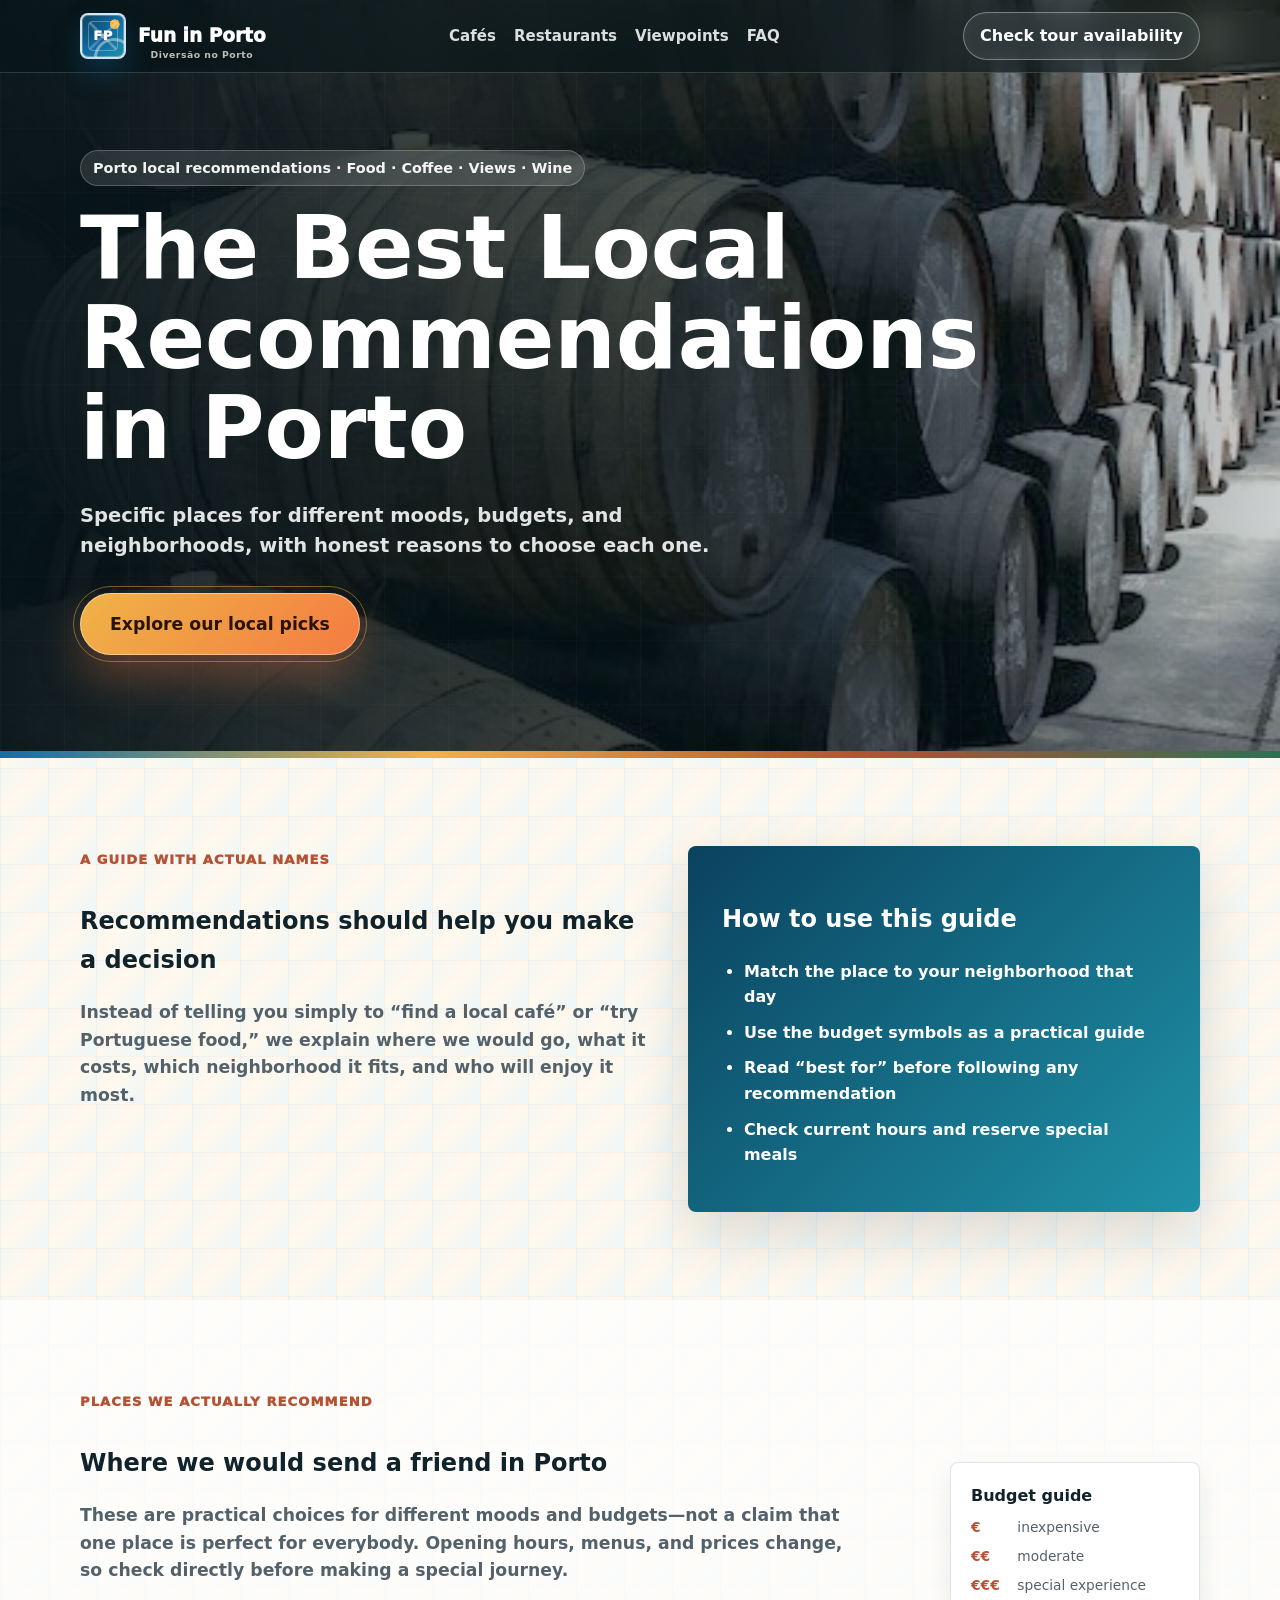
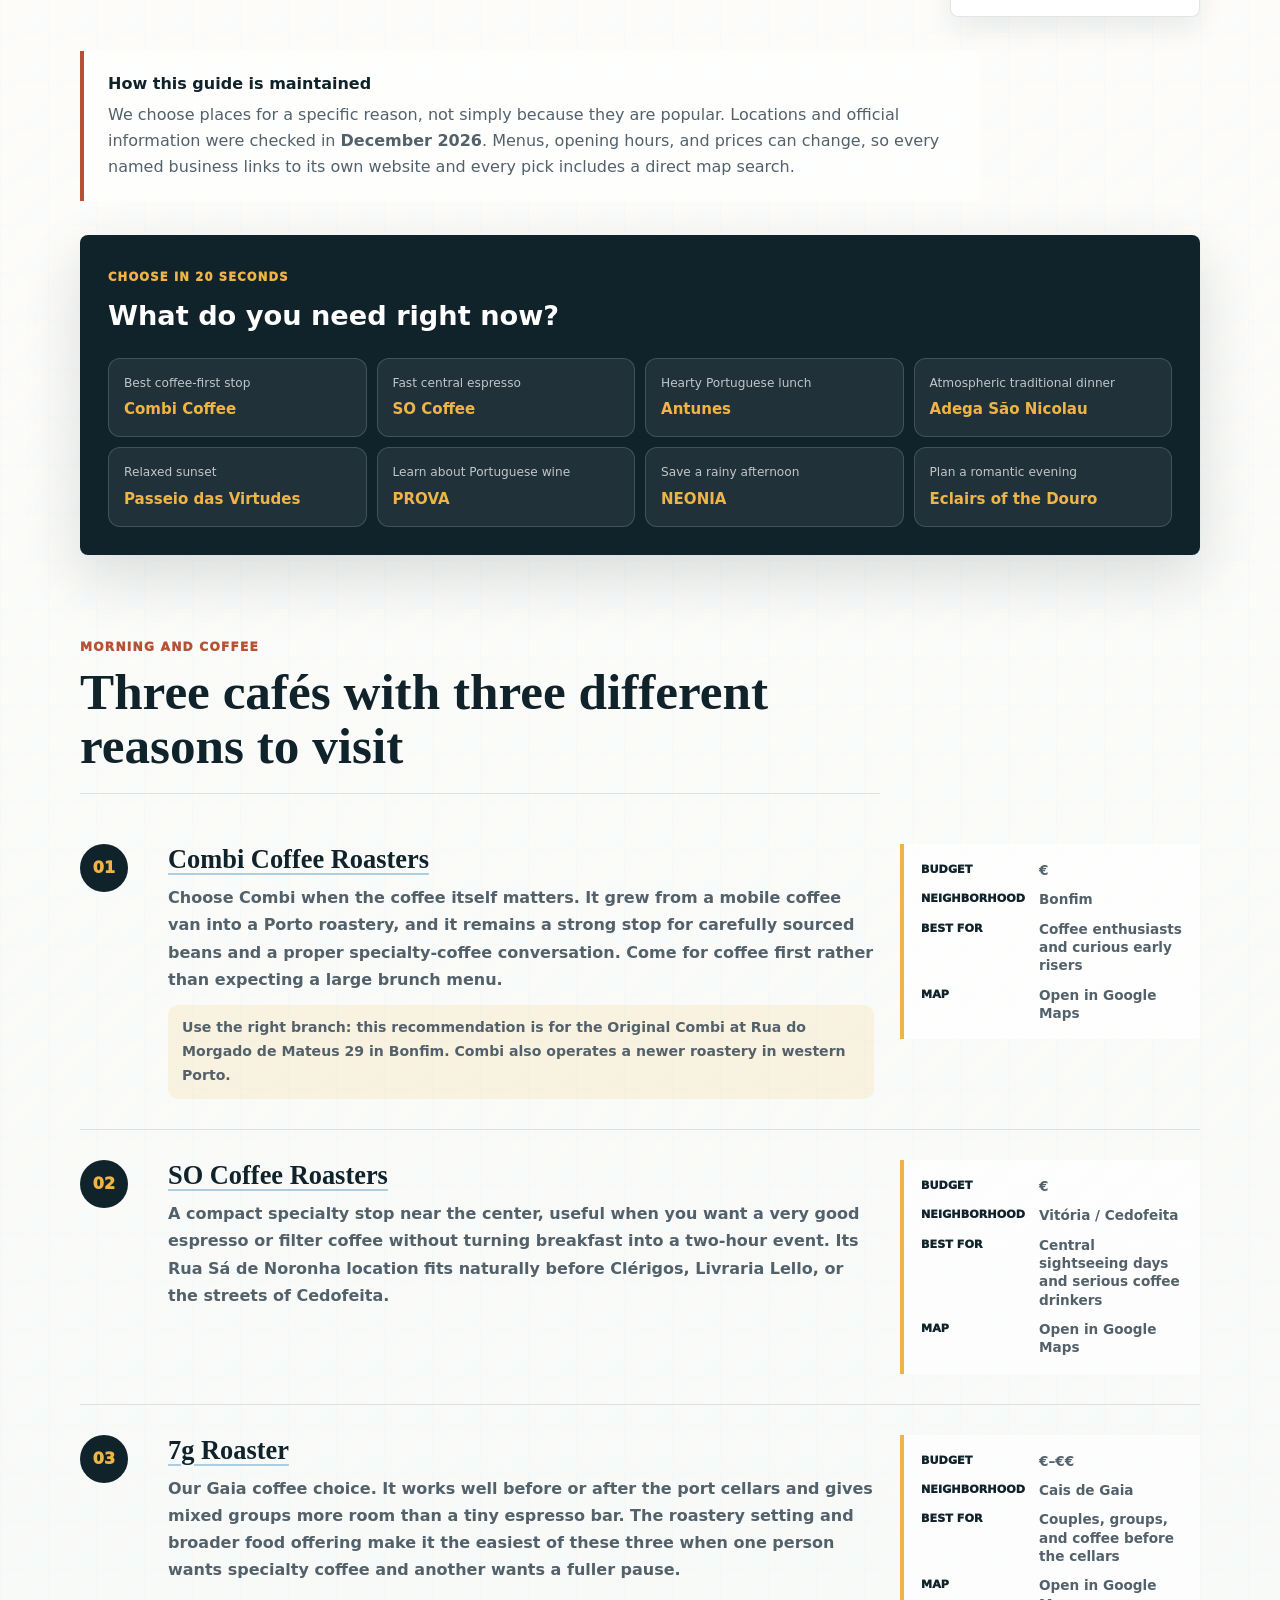
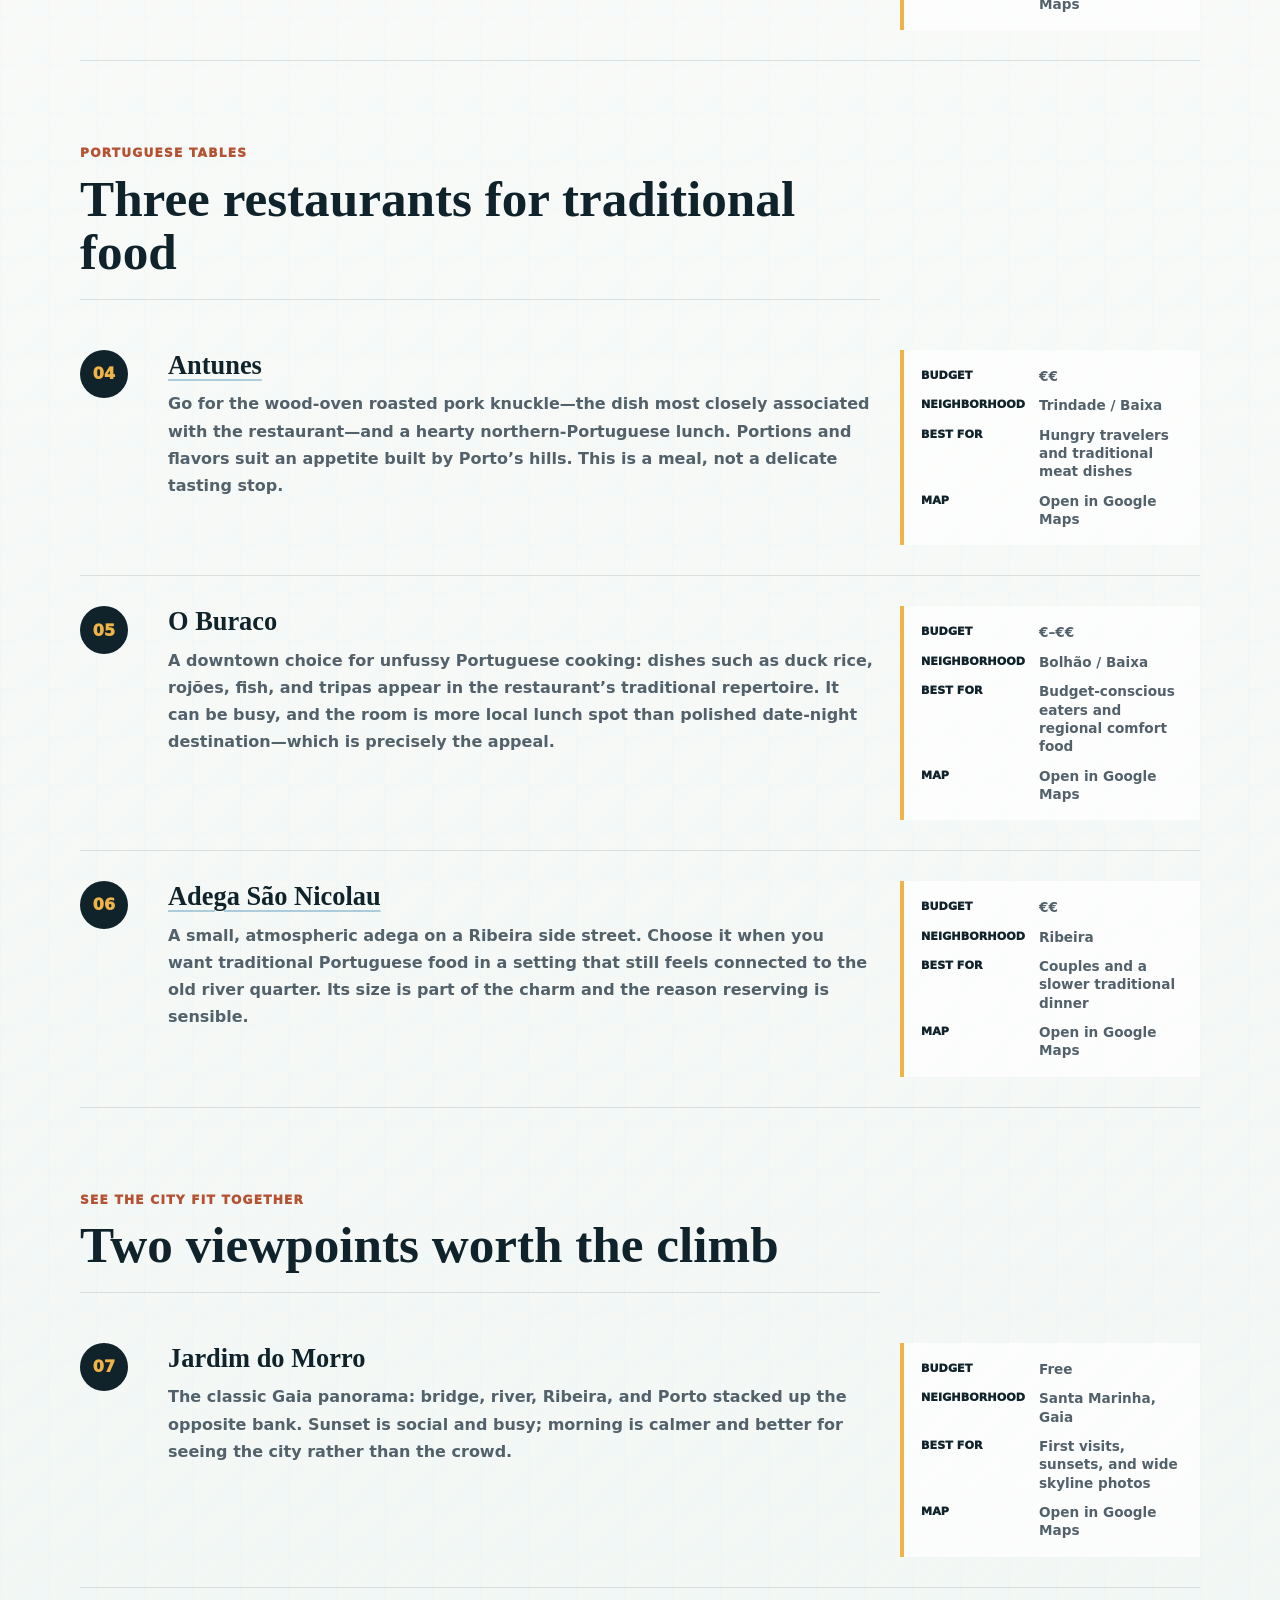
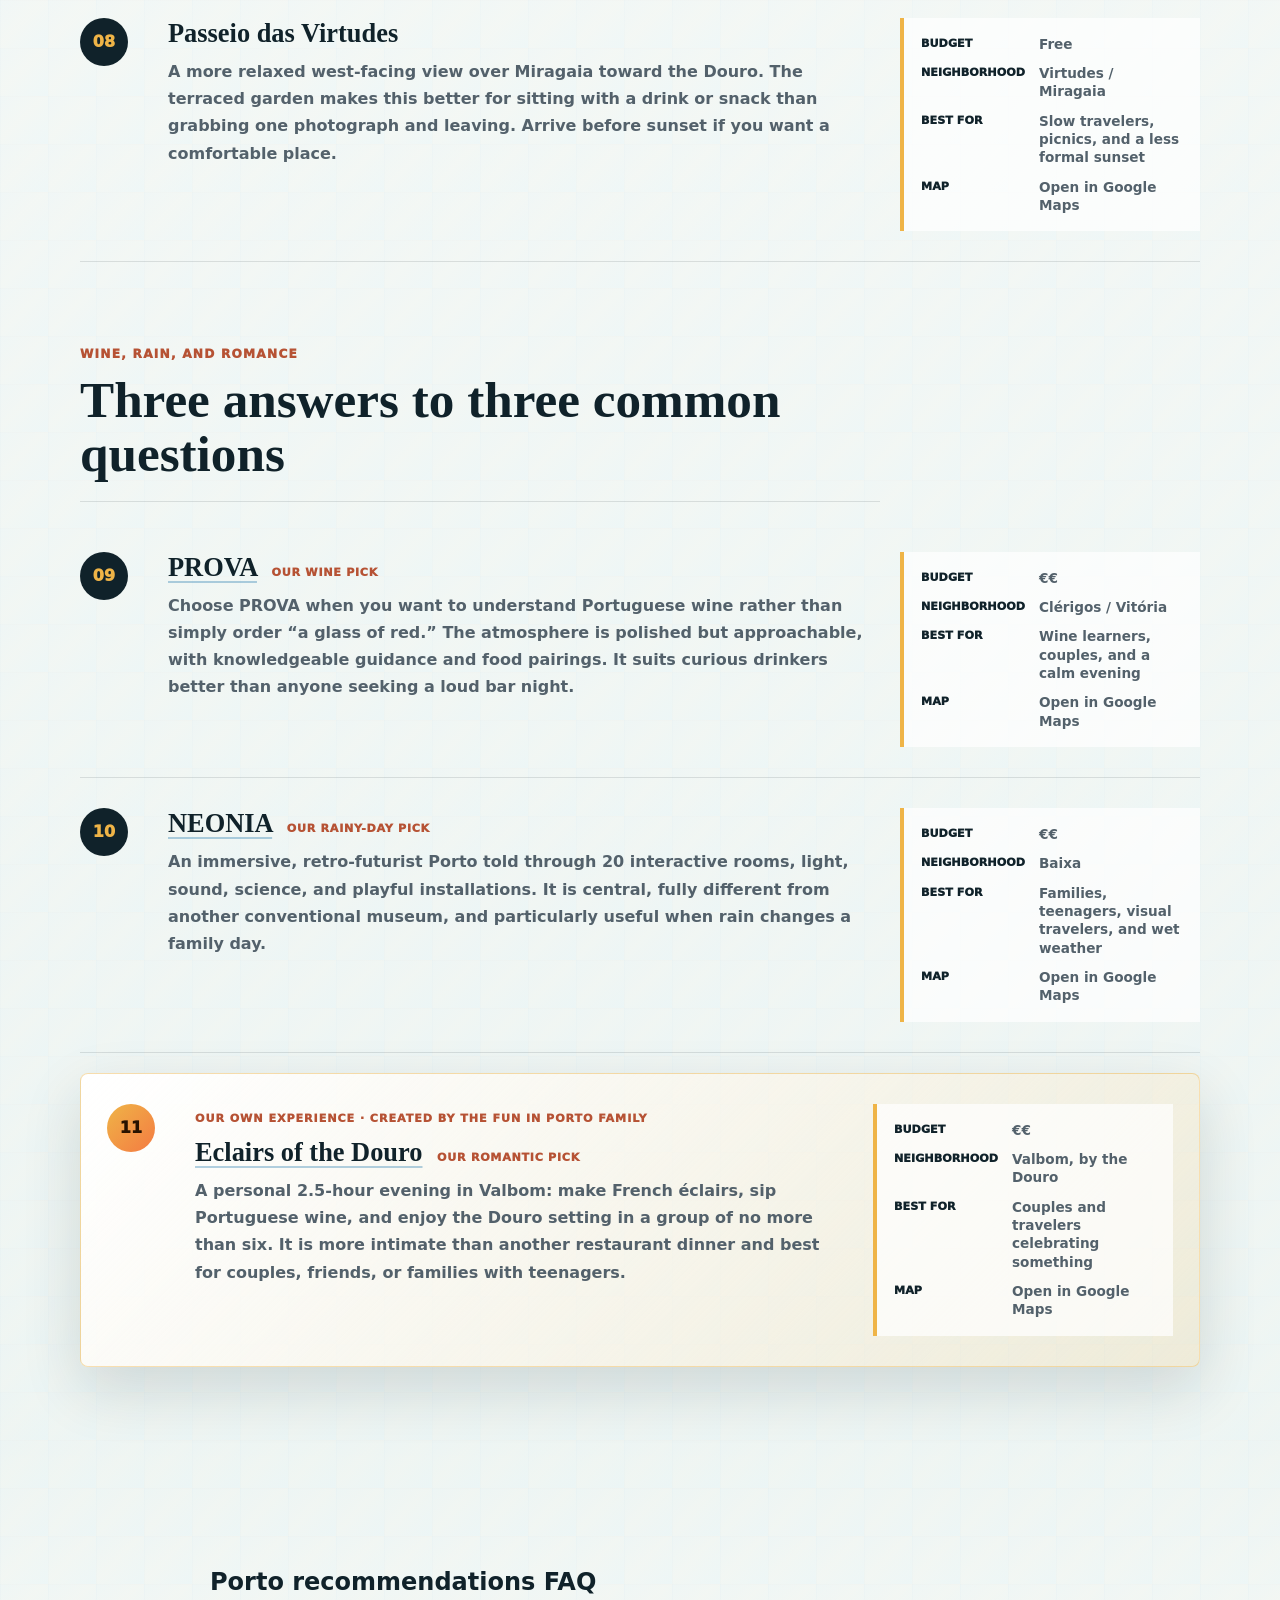
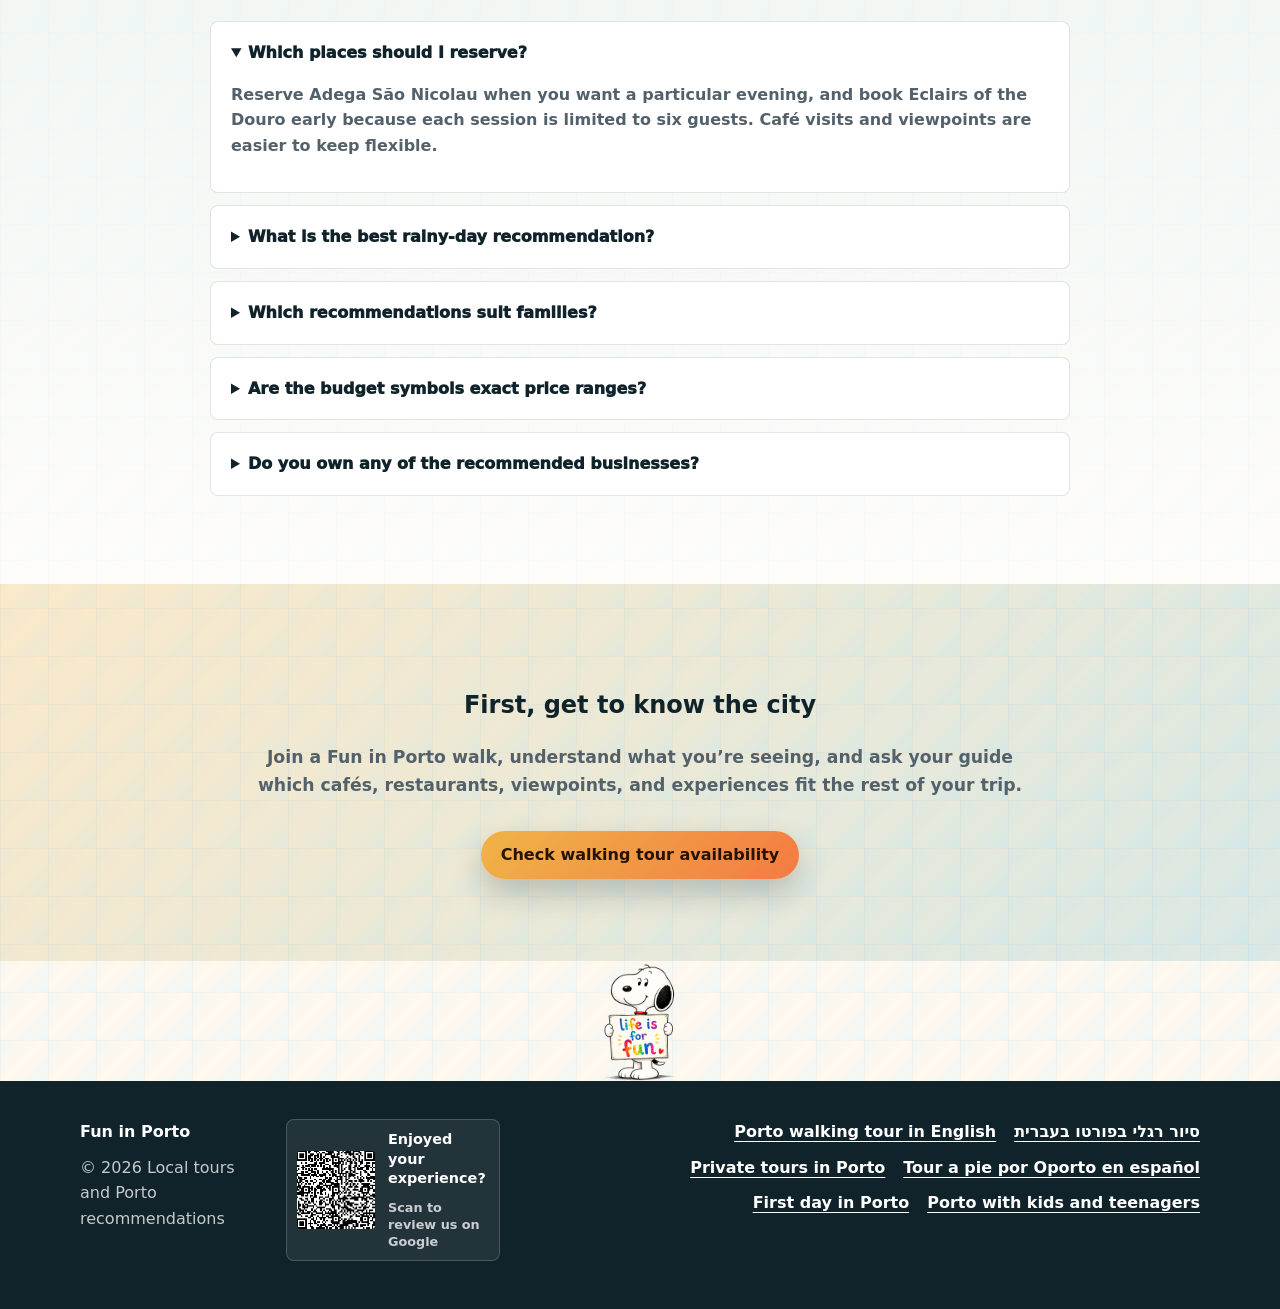
<file: porto-top-attractions/index.html>
<!doctype html>
<html lang="en">
  <head>
    <script type="text/javascript">
      (function (c, l, a, r, i, t, y) {
        c[a] = c[a] || function () { (c[a].q = c[a].q || []).push(arguments); };
        t = l.createElement(r); t.async = 1; t.src = "https://www.clarity.ms/tag/" + i;
        y = l.getElementsByTagName(r)[0]; y.parentNode.insertBefore(t, y);
      })(window, document, "clarity", "script", "xnc4q0qsfw");
    </script>
    <meta charset="utf-8" />
    <meta name="viewport" content="width=device-width, initial-scale=1" />
    <title>Porto Local Recommendations: Eat, Drink & Explore</title>
    <meta
      name="description"
      content="Discover specific Porto recommendations for cafés, Portuguese restaurants, viewpoints, wine, rainy days, memorable experiences, and romance."
    />
    <meta name="robots" content="index, follow" />
    <meta name="theme-color" content="#0a425f" />
    <link
      rel="canonical"
      href="https://funinporto.com/porto-top-attractions/"
    />
    <meta property="og:type" content="website" />
    <meta property="og:locale" content="en_US" />
    <meta property="og:site_name" content="Fun in Porto" />
    <meta
      property="og:url"
      content="https://funinporto.com/porto-top-attractions/"
    />
    <meta
      property="og:title"
      content="Porto Local Recommendations: Eat, Drink & Explore"
    />
    <meta
      property="og:description"
      content="A local guide to Porto cafés, Portuguese restaurants, viewpoints, wine, rainy days, memorable experiences, and romance."
    />
    <meta
      property="og:image"
      content="https://funinporto.com/assets/porto-hero.jpg"
    />
    <meta
      property="og:image:secure_url"
      content="https://funinporto.com/assets/porto-hero.jpg"
    />
    <meta property="og:image:type" content="image/jpeg" />
    <meta property="og:image:width" content="1823" />
    <meta property="og:image:height" content="863" />
    <meta
      property="og:image:alt"
      content="Porto skyline and Douro River for the Fun in Porto local recommendations guide"
    />
    <meta name="twitter:card" content="summary_large_image" />
    <meta
      name="twitter:title"
      content="Porto Local Recommendations: Eat, Drink & Explore"
    />
    <meta
      name="twitter:description"
      content="Specific Porto picks for coffee, Portuguese food, viewpoints, wine, rainy days, memorable experiences, and romance."
    />
    <meta
      name="twitter:image"
      content="https://funinporto.com/assets/porto-hero.jpg"
    />
    <meta
      name="twitter:image:alt"
      content="Porto skyline and Douro River for the Fun in Porto local recommendations guide"
    />
    <link rel="icon" href="../favicon.svg" />
    <link rel="stylesheet" href="../styles.css?v=20260711-2" />
    <link rel="stylesheet" href="../landing-pages.css?v=20260711-2" />
    <script type="application/ld+json">
      {
        "@context": "https://schema.org",
        "@type": "BreadcrumbList",
        "itemListElement": [
          {
            "@type": "ListItem",
            "position": 1,
            "name": "Fun in Porto",
            "item": "https://funinporto.com/"
          },
          {
            "@type": "ListItem",
            "position": 2,
            "name": "Porto local recommendations",
            "item": "https://funinporto.com/porto-top-attractions/"
          }
        ]
      }
    </script>
  </head>
  <body class="landing-page attractions-page">
    <nav class="nav">
      <div class="container nav-inner">
        <a class="logo" href="../">
          <span class="logo-mark">FP</span><span>Fun in Porto</span>
        </a>
        <div class="nav-links">
          <a href="#coffee-picks">Cafés</a
          ><a href="#restaurant-picks">Restaurants</a
          ><a href="#view-picks">Viewpoints</a><a href="#faq">FAQ</a>
        </div>
        <button class="landing-nav-cta" onclick="openWhatsApp()">
          Check tour availability
        </button>
      </div>
    </nav>

    <main>
      <section class="hero landing-hero attractions-hero">
        <div class="container hero-shell">
          <div class="hero-copy">
            <div class="kicker">
              Porto local recommendations · Food · Coffee · Views · Wine
            </div>
            <h1>The Best Local Recommendations in Porto</h1>
            <p class="lead">
              Specific places for different moods, budgets, and neighborhoods,
              with honest reasons to choose each one.
            </p>
            <div class="hero-actions">
              <a class="btn sun hero-primary-cta" href="#recommendations"
                >Explore our local picks</a
              >
            </div>
          </div>
        </div>
      </section>

      <section class="landing-section attraction-intro">
        <div class="container landing-split">
          <div>
            <span class="landing-eyebrow">A guide with actual names</span>
            <h2>Recommendations should help you make a decision</h2>
            <p class="section-intro">
              Instead of telling you simply to “find a local café” or “try
              Portuguese food,” we explain where we would go, what it costs,
              which neighborhood it fits, and who will enjoy it most.
            </p>
          </div>
          <div class="landing-panel">
            <h2>How to use this guide</h2>
            <ul class="landing-list">
              <li>Match the place to your neighborhood that day</li>
              <li>Use the budget symbols as a practical guide</li>
              <li>Read “best for” before following any recommendation</li>
              <li>Check current hours and reserve special meals</li>
            </ul>
          </div>
        </div>
      </section>

      <section id="recommendations" class="landing-section recommendation-guide">
        <div class="container">
          <div class="recommendation-heading">
            <div>
              <span class="landing-eyebrow">Places we actually recommend</span>
              <h2>Where we would send a friend in Porto</h2>
              <p class="section-intro">
                These are practical choices for different moods and budgets—not
                a claim that one place is perfect for everybody. Opening hours,
                menus, and prices change, so check directly before making a
                special journey.
              </p>
            </div>
            <aside class="budget-key" aria-label="Budget guide">
              <strong>Budget guide</strong>
              <span><b>€</b> inexpensive</span>
              <span><b>€€</b> moderate</span>
              <span><b>€€€</b> special experience</span>
            </aside>
          </div>

          <div class="recommendation-standard">
            <strong>How this guide is maintained</strong>
            <p>
              We choose places for a specific reason, not simply because they
              are popular. Locations and official information were checked in
              <time data-current-month-year>July 2026</time>. Menus, opening
              hours, and prices can change, so every
              named business links to its own website and every pick includes a
              direct map search.
            </p>
          </div>

          <section class="quick-match" aria-labelledby="quick-match-title">
            <header>
              <span>Choose in 20 seconds</span>
              <h3 id="quick-match-title">What do you need right now?</h3>
            </header>
            <div class="quick-match-grid">
              <a href="#combi-pick"><span>Best coffee-first stop</span><strong>Combi Coffee</strong></a>
              <a href="#so-coffee-pick"><span>Fast central espresso</span><strong>SO Coffee</strong></a>
              <a href="#antunes-pick"><span>Hearty Portuguese lunch</span><strong>Antunes</strong></a>
              <a href="#adega-pick"><span>Atmospheric traditional dinner</span><strong>Adega São Nicolau</strong></a>
              <a href="#virtudes-pick"><span>Relaxed sunset</span><strong>Passeio das Virtudes</strong></a>
              <a href="#prova-pick"><span>Learn about Portuguese wine</span><strong>PROVA</strong></a>
              <a href="#neonia-pick"><span>Save a rainy afternoon</span><strong>NEONIA</strong></a>
              <a href="#eclairs-pick"><span>Plan a romantic evening</span><strong>Eclairs of the Douro</strong></a>
            </div>
          </section>

          <section class="recommendation-group" aria-labelledby="coffee-picks">
            <header>
              <span>Morning and coffee</span>
              <h3 id="coffee-picks">Three cafés with three different reasons to visit</h3>
            </header>
            <article id="combi-pick" class="recommendation-entry">
              <div class="recommendation-index">01</div>
              <div class="recommendation-copy">
                <h4><a href="https://combi-coffee.com/" target="_blank" rel="noopener">Combi Coffee Roasters</a></h4>
                <p>Choose Combi when the coffee itself matters. It grew from a mobile coffee van into a Porto roastery, and it remains a strong stop for carefully sourced beans and a proper specialty-coffee conversation. Come for coffee first rather than expecting a large brunch menu.</p>
                <p class="recommendation-tip"><strong>Use the right branch:</strong> this recommendation is for the Original Combi at Rua do Morgado de Mateus 29 in Bonfim. Combi also operates a newer roastery in western Porto.</p>
              </div>
              <dl class="recommendation-facts">
                <div><dt>Budget</dt><dd>€</dd></div>
                <div><dt>Neighborhood</dt><dd>Bonfim</dd></div>
                <div><dt>Best for</dt><dd>Coffee enthusiasts and curious early risers</dd></div>
                <div><dt>Map</dt><dd><a href="https://www.google.com/maps/search/?api=1&query=Combi+Coffee+Roasters+Rua+Morgado+Mateus+29+Porto" target="_blank" rel="noopener">Open in Google Maps</a></dd></div>
              </dl>
            </article>
            <article id="so-coffee-pick" class="recommendation-entry">
              <div class="recommendation-index">02</div>
              <div class="recommendation-copy">
                <h4><a href="https://www.soroasters.com/locations" target="_blank" rel="noopener">SO Coffee Roasters</a></h4>
                <p>A compact specialty stop near the center, useful when you want a very good espresso or filter coffee without turning breakfast into a two-hour event. Its Rua Sá de Noronha location fits naturally before Clérigos, Livraria Lello, or the streets of Cedofeita.</p>
              </div>
              <dl class="recommendation-facts">
                <div><dt>Budget</dt><dd>€</dd></div>
                <div><dt>Neighborhood</dt><dd>Vitória / Cedofeita</dd></div>
                <div><dt>Best for</dt><dd>Central sightseeing days and serious coffee drinkers</dd></div>
                <div><dt>Map</dt><dd><a href="https://www.google.com/maps/search/?api=1&query=SO+Coffee+Roasters+Rua+Sa+de+Noronha+119+Porto" target="_blank" rel="noopener">Open in Google Maps</a></dd></div>
              </dl>
            </article>
            <article class="recommendation-entry">
              <div class="recommendation-index">03</div>
              <div class="recommendation-copy">
                <h4><a href="https://roaster.7groaster.pt/coffee-shop/" target="_blank" rel="noopener">7g Roaster</a></h4>
                <p>Our Gaia coffee choice. It works well before or after the port cellars and gives mixed groups more room than a tiny espresso bar. The roastery setting and broader food offering make it the easiest of these three when one person wants specialty coffee and another wants a fuller pause.</p>
              </div>
              <dl class="recommendation-facts">
                <div><dt>Budget</dt><dd>€–€€</dd></div>
                <div><dt>Neighborhood</dt><dd>Cais de Gaia</dd></div>
                <div><dt>Best for</dt><dd>Couples, groups, and coffee before the cellars</dd></div>
                <div><dt>Map</dt><dd><a href="https://www.google.com/maps/search/?api=1&query=7g+Roaster+Rua+de+Franca+52+Vila+Nova+de+Gaia" target="_blank" rel="noopener">Open in Google Maps</a></dd></div>
              </dl>
            </article>
          </section>

          <section class="recommendation-group" aria-labelledby="restaurant-picks">
            <header>
              <span>Portuguese tables</span>
              <h3 id="restaurant-picks">Three restaurants for traditional food</h3>
            </header>
            <article id="antunes-pick" class="recommendation-entry">
              <div class="recommendation-index">04</div>
              <div class="recommendation-copy">
                <h4><a href="https://visitporto.travel/pt-PT/poi/5cd04b42f979e000013a9bfe" target="_blank" rel="noopener">Antunes</a></h4>
                <p>Go for the wood-oven roasted pork knuckle—the dish most closely associated with the restaurant—and a hearty northern-Portuguese lunch. Portions and flavors suit an appetite built by Porto’s hills. This is a meal, not a delicate tasting stop.</p>
              </div>
              <dl class="recommendation-facts">
                <div><dt>Budget</dt><dd>€€</dd></div>
                <div><dt>Neighborhood</dt><dd>Trindade / Baixa</dd></div>
                <div><dt>Best for</dt><dd>Hungry travelers and traditional meat dishes</dd></div>
                <div><dt>Map</dt><dd><a href="https://www.google.com/maps/search/?api=1&query=Restaurante+Antunes+Porto" target="_blank" rel="noopener">Open in Google Maps</a></dd></div>
              </dl>
            </article>
            <article class="recommendation-entry">
              <div class="recommendation-index">05</div>
              <div class="recommendation-copy">
                <h4>O Buraco</h4>
                <p>A downtown choice for unfussy Portuguese cooking: dishes such as duck rice, rojões, fish, and tripas appear in the restaurant’s traditional repertoire. It can be busy, and the room is more local lunch spot than polished date-night destination—which is precisely the appeal.</p>
              </div>
              <dl class="recommendation-facts">
                <div><dt>Budget</dt><dd>€–€€</dd></div>
                <div><dt>Neighborhood</dt><dd>Bolhão / Baixa</dd></div>
                <div><dt>Best for</dt><dd>Budget-conscious eaters and regional comfort food</dd></div>
                <div><dt>Map</dt><dd><a href="https://www.google.com/maps/search/?api=1&query=O+Buraco+Rua+do+Bolhao+95+Porto" target="_blank" rel="noopener">Open in Google Maps</a></dd></div>
              </dl>
            </article>
            <article id="adega-pick" class="recommendation-entry">
              <div class="recommendation-index">06</div>
              <div class="recommendation-copy">
                <h4><a href="https://adegasnicolau.eatbu.com/?lang=en" target="_blank" rel="noopener">Adega São Nicolau</a></h4>
                <p>A small, atmospheric adega on a Ribeira side street. Choose it when you want traditional Portuguese food in a setting that still feels connected to the old river quarter. Its size is part of the charm and the reason reserving is sensible.</p>
              </div>
              <dl class="recommendation-facts">
                <div><dt>Budget</dt><dd>€€</dd></div>
                <div><dt>Neighborhood</dt><dd>Ribeira</dd></div>
                <div><dt>Best for</dt><dd>Couples and a slower traditional dinner</dd></div>
                <div><dt>Map</dt><dd><a href="https://www.google.com/maps/search/?api=1&query=Adega+Sao+Nicolau+Rua+de+Sao+Nicolau+1+Porto" target="_blank" rel="noopener">Open in Google Maps</a></dd></div>
              </dl>
            </article>
          </section>

          <section class="recommendation-group recommendation-group-compact" aria-labelledby="view-picks">
            <header>
              <span>See the city fit together</span>
              <h3 id="view-picks">Two viewpoints worth the climb</h3>
            </header>
            <article class="recommendation-entry">
              <div class="recommendation-index">07</div>
              <div class="recommendation-copy">
                <h4>Jardim do Morro</h4>
                <p>The classic Gaia panorama: bridge, river, Ribeira, and Porto stacked up the opposite bank. Sunset is social and busy; morning is calmer and better for seeing the city rather than the crowd.</p>
              </div>
              <dl class="recommendation-facts">
                <div><dt>Budget</dt><dd>Free</dd></div>
                <div><dt>Neighborhood</dt><dd>Santa Marinha, Gaia</dd></div>
                <div><dt>Best for</dt><dd>First visits, sunsets, and wide skyline photos</dd></div>
                <div><dt>Map</dt><dd><a href="https://www.google.com/maps/search/?api=1&query=Jardim+do+Morro+Vila+Nova+de+Gaia" target="_blank" rel="noopener">Open in Google Maps</a></dd></div>
              </dl>
            </article>
            <article id="virtudes-pick" class="recommendation-entry">
              <div class="recommendation-index">08</div>
              <div class="recommendation-copy">
                <h4>Passeio das Virtudes</h4>
                <p>A more relaxed west-facing view over Miragaia toward the Douro. The terraced garden makes this better for sitting with a drink or snack than grabbing one photograph and leaving. Arrive before sunset if you want a comfortable place.</p>
              </div>
              <dl class="recommendation-facts">
                <div><dt>Budget</dt><dd>Free</dd></div>
                <div><dt>Neighborhood</dt><dd>Virtudes / Miragaia</dd></div>
                <div><dt>Best for</dt><dd>Slow travelers, picnics, and a less formal sunset</dd></div>
                <div><dt>Map</dt><dd><a href="https://www.google.com/maps/search/?api=1&query=Passeio+das+Virtudes+Porto" target="_blank" rel="noopener">Open in Google Maps</a></dd></div>
              </dl>
            </article>
          </section>

          <section class="recommendation-group recommendation-group-compact" aria-labelledby="special-picks">
            <header>
              <span>Wine, rain, and romance</span>
              <h3 id="special-picks">Three answers to three common questions</h3>
            </header>
            <article id="prova-pick" class="recommendation-entry">
              <div class="recommendation-index">09</div>
              <div class="recommendation-copy">
                <h4><a href="https://prova.com.pt/" target="_blank" rel="noopener">PROVA</a> <small>Our wine pick</small></h4>
                <p>Choose PROVA when you want to understand Portuguese wine rather than simply order “a glass of red.” The atmosphere is polished but approachable, with knowledgeable guidance and food pairings. It suits curious drinkers better than anyone seeking a loud bar night.</p>
              </div>
              <dl class="recommendation-facts">
                <div><dt>Budget</dt><dd>€€</dd></div>
                <div><dt>Neighborhood</dt><dd>Clérigos / Vitória</dd></div>
                <div><dt>Best for</dt><dd>Wine learners, couples, and a calm evening</dd></div>
                <div><dt>Map</dt><dd><a href="https://www.google.com/maps/search/?api=1&query=PROVA+Rua+Ferreira+Borges+86+Porto" target="_blank" rel="noopener">Open in Google Maps</a></dd></div>
              </dl>
            </article>
            <article id="neonia-pick" class="recommendation-entry">
              <div class="recommendation-index">10</div>
              <div class="recommendation-copy">
                <h4><a href="https://neonia.com/en/" target="_blank" rel="noopener">NEONIA</a> <small>Our rainy-day pick</small></h4>
                <p>An immersive, retro-futurist Porto told through 20 interactive rooms, light, sound, science, and playful installations. It is central, fully different from another conventional museum, and particularly useful when rain changes a family day.</p>
              </div>
              <dl class="recommendation-facts">
                <div><dt>Budget</dt><dd>€€</dd></div>
                <div><dt>Neighborhood</dt><dd>Baixa</dd></div>
                <div><dt>Best for</dt><dd>Families, teenagers, visual travelers, and wet weather</dd></div>
                <div><dt>Map</dt><dd><a href="https://www.google.com/maps/search/?api=1&query=NEONIA+Rua+de+Ceuta+116+Porto" target="_blank" rel="noopener">Open in Google Maps</a></dd></div>
              </dl>
            </article>
            <article id="eclairs-pick" class="recommendation-entry recommendation-owned">
              <div class="recommendation-index">11</div>
              <div class="recommendation-copy">
                <span class="owned-disclosure">Our own experience · Created by the Fun in Porto family</span>
                <h4><a href="https://www.cookinganexperience.com/" target="_blank" rel="noopener">Eclairs of the Douro</a> <small>Our romantic pick</small></h4>
                <p>A personal 2.5-hour evening in Valbom: make French éclairs, sip Portuguese wine, and enjoy the Douro setting in a group of no more than six. It is more intimate than another restaurant dinner and best for couples, friends, or families with teenagers.</p>
              </div>
              <dl class="recommendation-facts">
                <div><dt>Budget</dt><dd>€€</dd></div>
                <div><dt>Neighborhood</dt><dd>Valbom, by the Douro</dd></div>
                <div><dt>Best for</dt><dd>Couples and travelers celebrating something</dd></div>
                <div><dt>Map</dt><dd><a href="https://www.google.com/maps/search/?api=1&query=Cooking+an+Experience+Valbom+Porto" target="_blank" rel="noopener">Open in Google Maps</a></dd></div>
              </dl>
              <figure class="recommendation-owned-image">
                <img
                  src="../assets/cooking-eclairs.jpg"
                  alt="Chocolate éclairs made during the Eclairs of the Douro experience overlooking the Douro Valley"
                  width="1400"
                  height="1866"
                  loading="lazy"
                  decoding="async"
                />
                <figcaption>Homemade éclairs and a peaceful Douro setting.</figcaption>
              </figure>
            </article>
          </section>
        </div>
      </section>

      <section id="faq" class="landing-section landing-reviews">
        <div class="container landing-faq">
          <h2>Porto recommendations FAQ</h2>
          <details open>
            <summary>Which places should I reserve?</summary>
            <p>
              Reserve Adega São Nicolau when you want a particular evening,
              and book Eclairs of the Douro early because each session is
              limited to six guests. Café visits and viewpoints are easier to
              keep flexible.
            </p>
          </details>
          <details>
            <summary>What is the best rainy-day recommendation?</summary>
            <p>
              NEONIA is our clearest rainy-day pick, especially for families,
              teenagers, and visual travelers. Coffee at Combi, SO Coffee, or
              7g can also become a longer pause when the weather changes.
            </p>
          </details>
          <details>
            <summary>Which recommendations suit families?</summary>
            <p>
              NEONIA is the easiest all-weather family choice. 7g works well
              when adults want specialty coffee and the group needs more room
              and food. We recommend Eclairs of the Douro here for families
              with teenagers, subject to confirming suitability directly.
            </p>
          </details>
          <details>
            <summary>Are the budget symbols exact price ranges?</summary>
            <p>
              No. They are a quick comparison between an inexpensive stop, a
              moderate meal or activity, and a special experience. Menus and
              prices change, so confirm current details directly.
            </p>
          </details>
          <details>
            <summary>Do you own any of the recommended businesses?</summary>
            <p>
              Cooking an Experience was created by the Fun in Porto family, and
              that relationship is disclosed beside the recommendation. The
              other named places are independent editorial recommendations.
            </p>
          </details>
        </div>
      </section>

      <section class="landing-cta">
        <div class="container">
          <h2>First, get to know the city</h2>
          <p class="section-intro">
            Join a Fun in Porto walk, understand what you’re seeing, and ask
            your guide which cafés, restaurants, viewpoints, and experiences
            fit the rest of your trip.
          </p>
          <button class="btn sun" onclick="openWhatsApp()">
            Check walking tour availability
          </button>
        </div>
      </section>
    </main>

    <div class="footer-signature-wrap">
      <img
        class="footer-signature"
        src="../assets/anat-signature-snoopy.png"
        alt="Life is for fun"
        loading="lazy"
      />
    </div>

    <button
      class="availability-float"
      type="button"
      onclick="openWhatsApp()"
      aria-label="Check availability for the Porto walking tour"
    >
      <span>Check walking tour availability</span>
    </button>
    <footer class="landing-footer">
      <div class="container landing-footer-inner">
        <div>
          <strong>Fun in Porto</strong
          ><span
            >© <span data-current-year>2026</span> Local tours and Porto
            recommendations</span
          >
        </div>
        <a
          class="footer-review-qr"
          href="https://g.page/r/CSYGoQ_DJxl_EBM/review"
          target="_blank"
          rel="noopener"
          ><img
            src="../assets/google-review-qr.png"
            alt="QR code to review Fun in Porto on Google"
            loading="lazy"
          /><span
            ><strong>Enjoyed your experience?</strong> Scan to review us on
            Google</span
          ></a
        >
        <nav class="landing-footer-links" aria-label="More pages">
          <a href="../">Porto walking tour in English</a
          ><a href="../porto-walking-tour-hebrew/" lang="he" dir="rtl"
            >סיור רגלי בפורטו בעברית</a
          ><a href="../private-tours-porto/">Private tours in Porto</a
          ><a href="../walking-tour-spanish/" lang="es"
            >Tour a pie por Oporto en español</a
          >
          <a href="../first-day-in-porto/">First day in Porto</a>
          <a href="../porto-with-kids-and-teenagers/"
            >Porto with kids and teenagers</a
          >
        </nav>
      </div>
    </footer>
    <script src="../script.js?v=20260711-2"></script>
  </body>
</html>
</file>
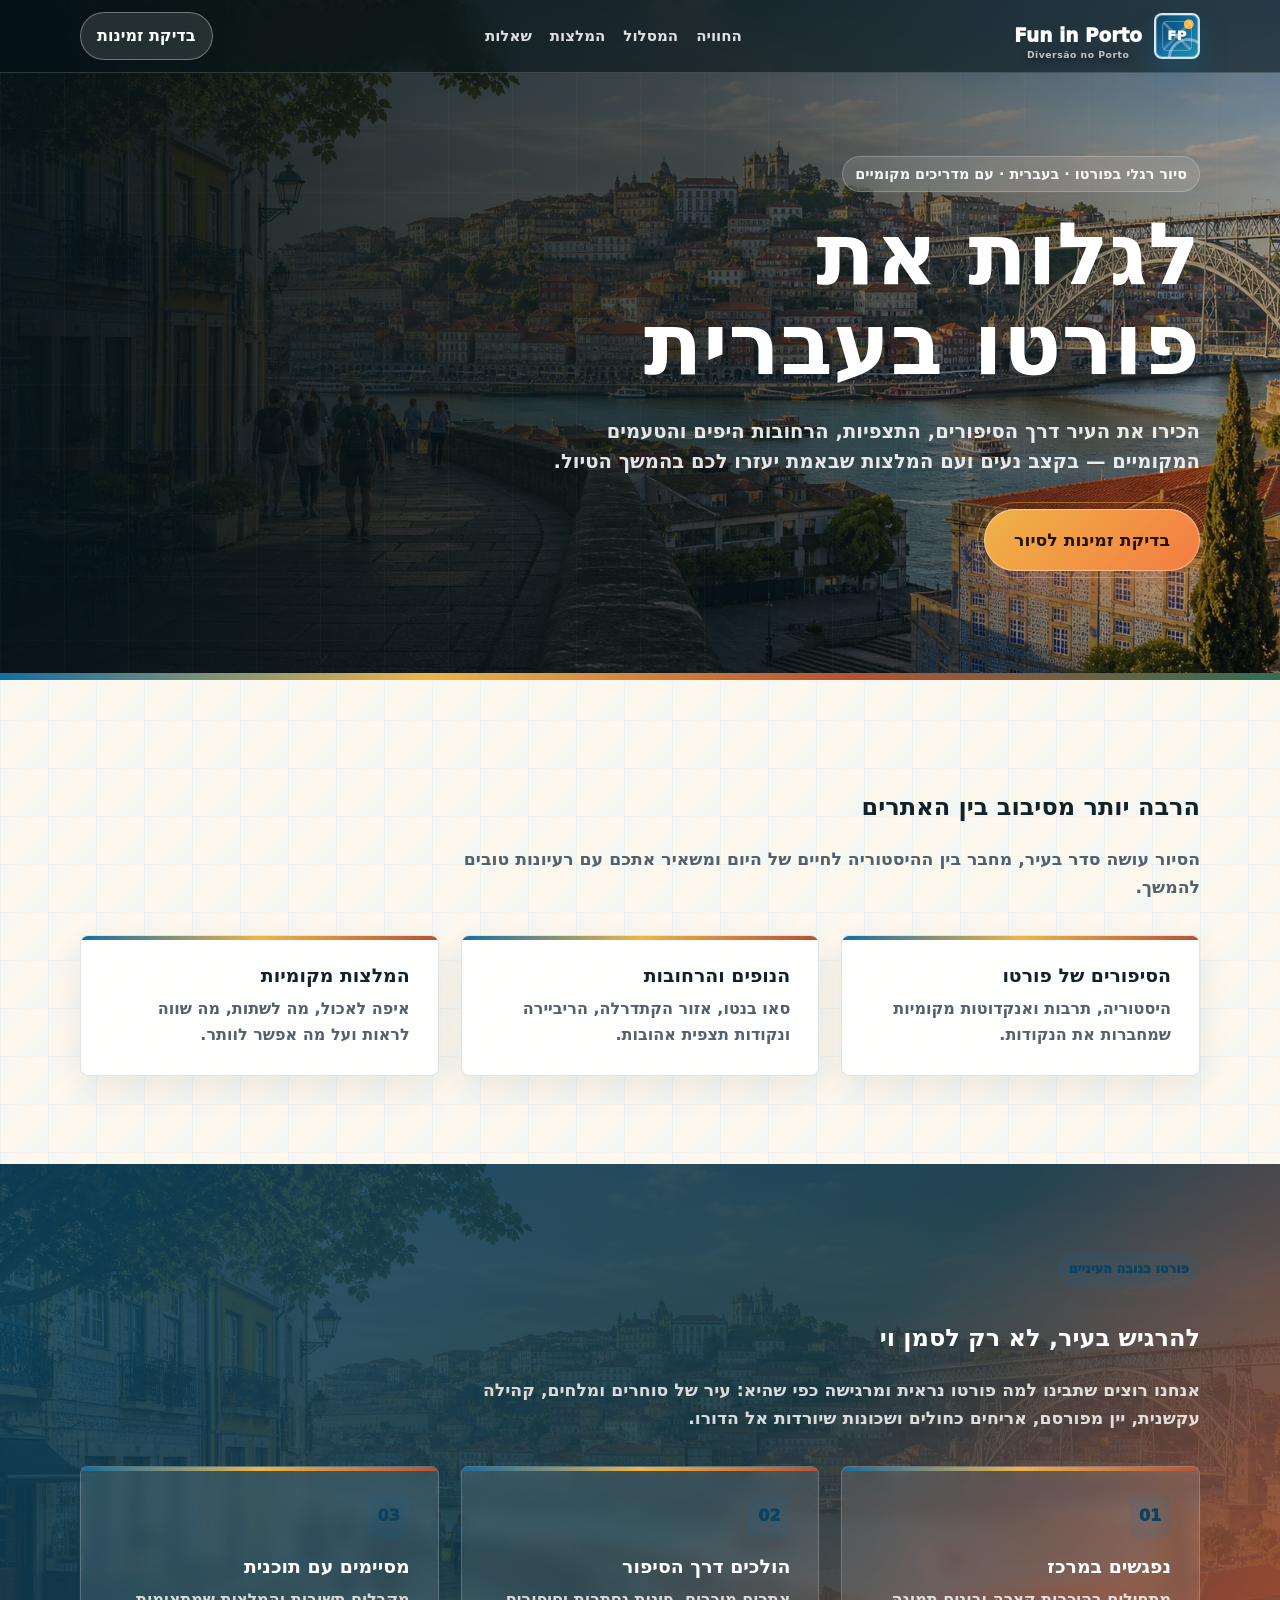
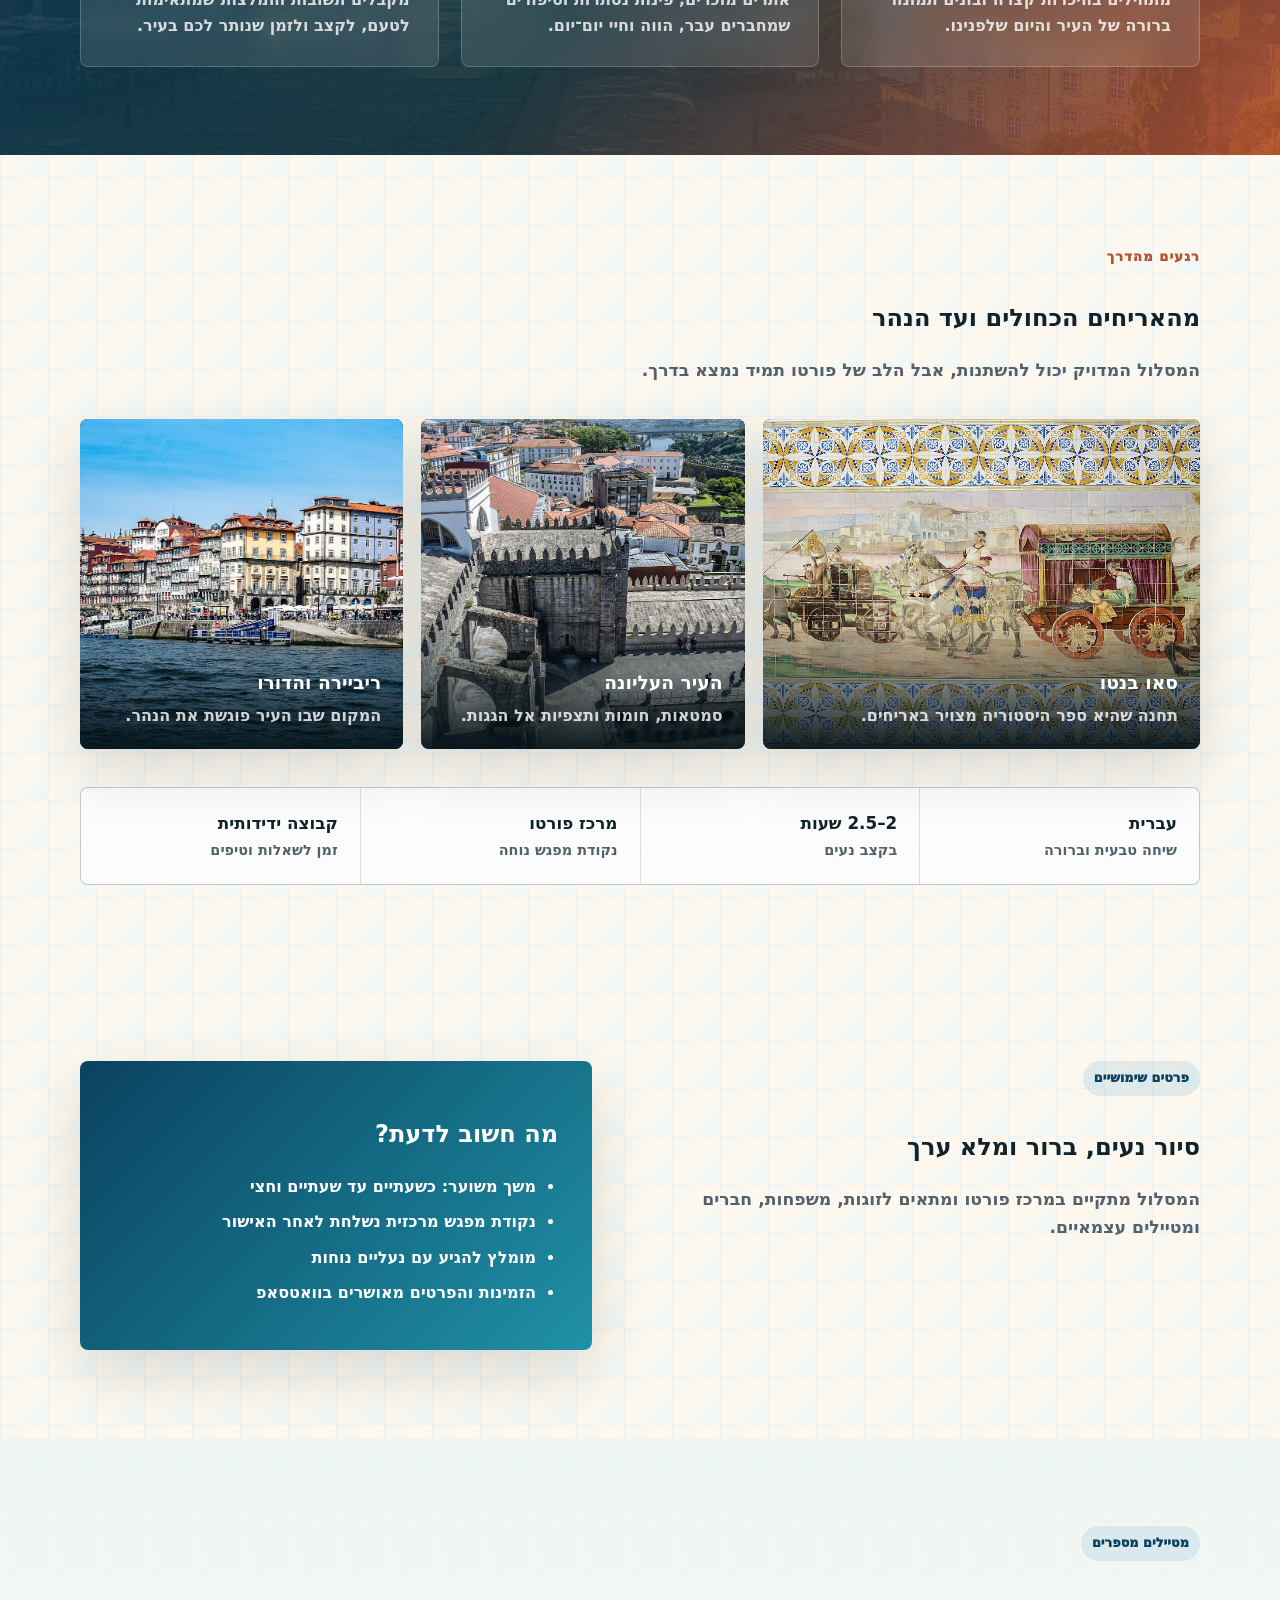
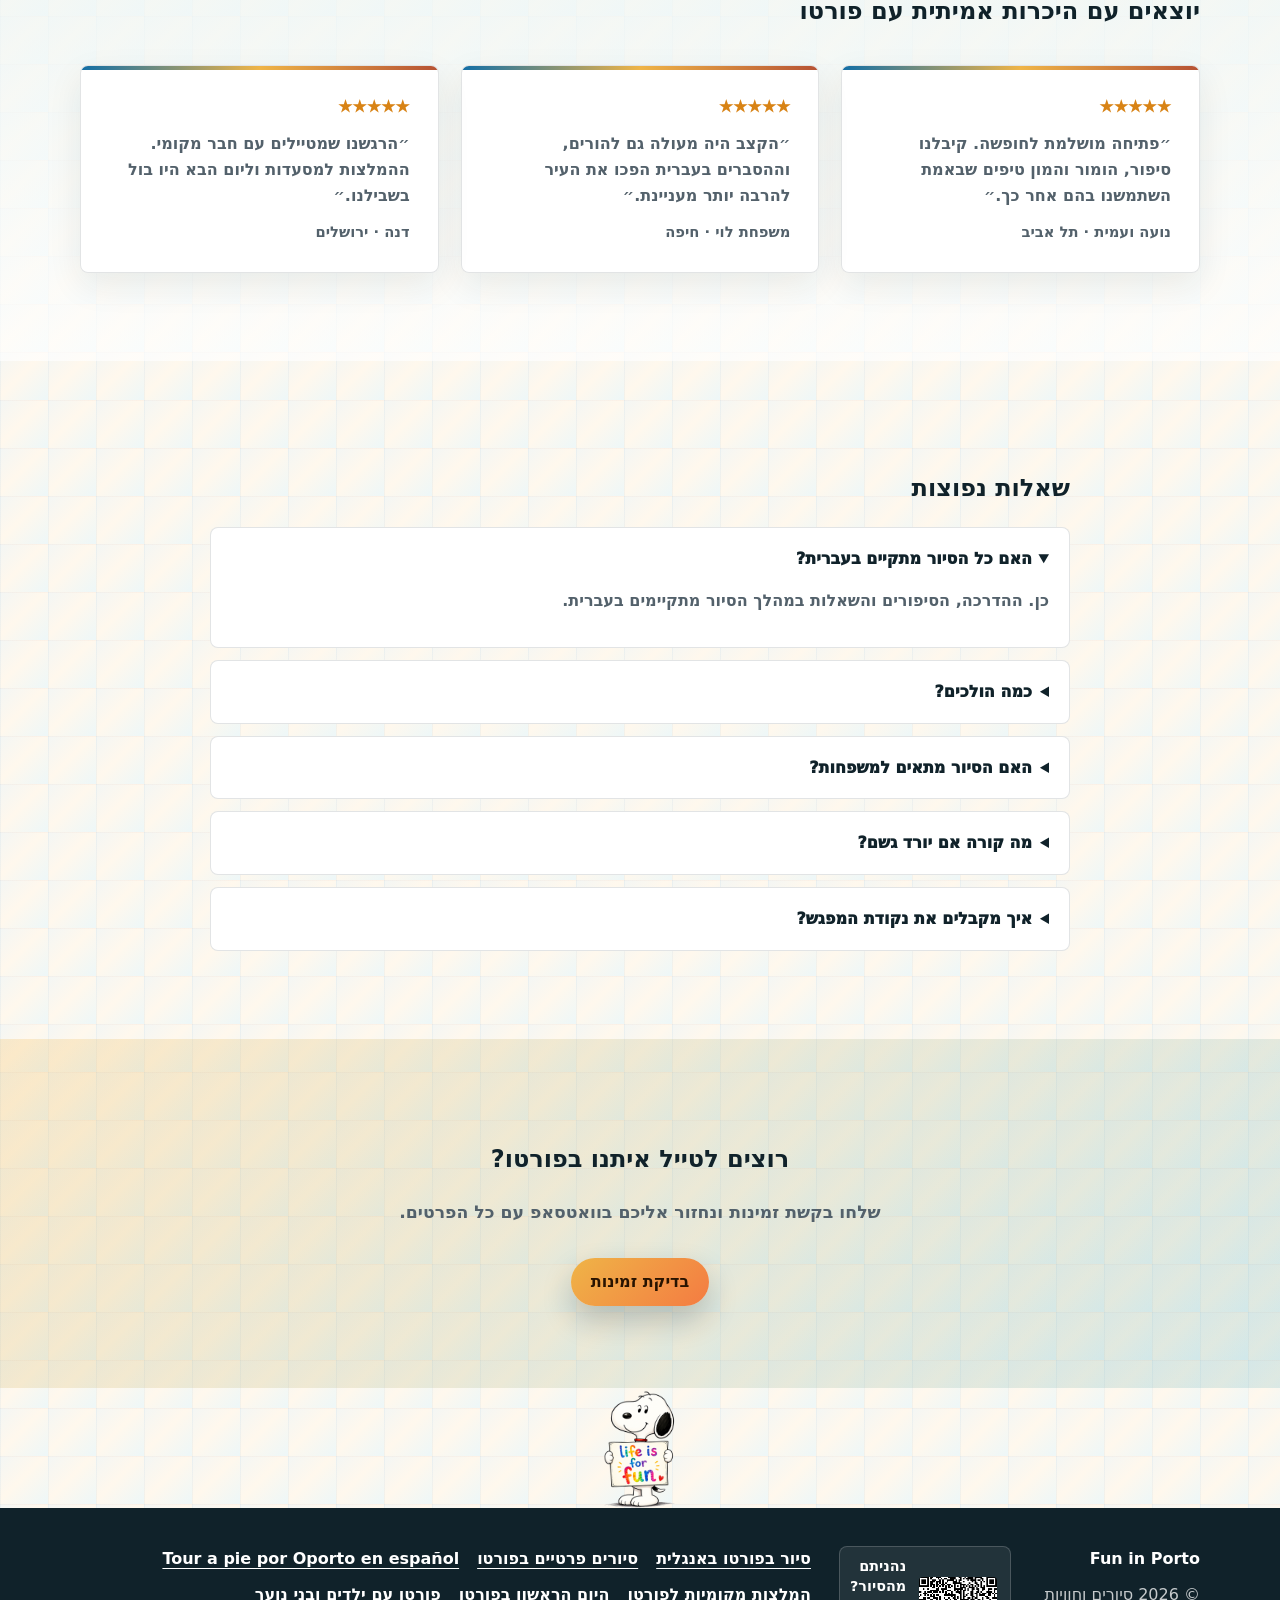
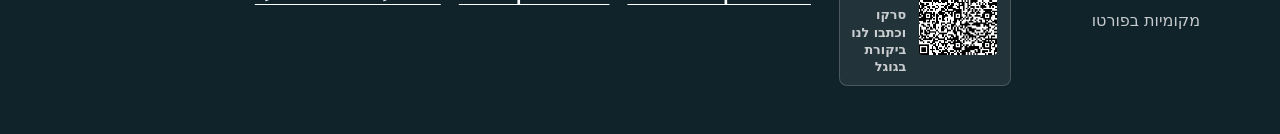
<file: porto-walking-tour-hebrew/index.html>
<!doctype html>
<html lang="he" dir="rtl">
  <head>
    <script type="text/javascript">
      (function (c, l, a, r, i, t, y) {
        c[a] = c[a] || function () { (c[a].q = c[a].q || []).push(arguments); };
        t = l.createElement(r); t.async = 1; t.src = "https://www.clarity.ms/tag/" + i;
        y = l.getElementsByTagName(r)[0]; y.parentNode.insertBefore(t, y);
      })(window, document, "clarity", "script", "xnc4q0qsfw");
    </script>
    <meta charset="utf-8" />
    <meta name="viewport" content="width=device-width,initial-scale=1" />
    <title>סיור רגלי בפורטו בעברית | Fun in Porto</title>
    <meta
      name="description"
      content="סיור רגלי בפורטו בעברית עם מדריכים מקומיים, תצפיות, סיפורים, המלצות אוכל וטיפים שימושיים."
    />
    <meta name="robots" content="index, follow" />
    <meta name="theme-color" content="#0a425f" />
    <link
      rel="canonical"
      href="https://funinporto.com/porto-walking-tour-hebrew/"
    />
    <link rel="alternate" hreflang="en" href="https://funinporto.com/" />
    <link
      rel="alternate"
      hreflang="he"
      href="https://funinporto.com/porto-walking-tour-hebrew/"
    />
    <link
      rel="alternate"
      hreflang="es"
      href="https://funinporto.com/walking-tour-spanish/"
    />
    <link rel="alternate" hreflang="x-default" href="https://funinporto.com/" />
    <meta property="og:type" content="website" />
    <meta property="og:locale" content="he_IL" />
    <meta property="og:locale:alternate" content="en_US" />
    <meta property="og:locale:alternate" content="es_ES" />
    <meta property="og:site_name" content="Fun in Porto" />
    <meta
      property="og:url"
      content="https://funinporto.com/porto-walking-tour-hebrew/"
    />
    <meta property="og:title" content="סיור רגלי בפורטו בעברית" />
    <meta
      property="og:description"
      content="לגלות את פורטו בעברית דרך סיפורים, תצפיות והמלצות מקומיות."
    />
    <meta
      property="og:image"
      content="https://funinporto.com/assets/porto-hero.jpg"
    />
    <meta property="og:image:type" content="image/jpeg" />
    <meta property="og:image:width" content="1823" />
    <meta property="og:image:height" content="863" />
    <meta
      property="og:image:alt"
      content="הנוף של פורטו ונהר הדורו לסיור הרגלי בעברית"
    />
    <meta name="twitter:card" content="summary_large_image" />
    <meta name="twitter:title" content="סיור רגלי בפורטו בעברית" />
    <meta
      name="twitter:description"
      content="לגלות את פורטו בעברית דרך סיפורים, תצפיות והמלצות מקומיות."
    />
    <meta
      name="twitter:image"
      content="https://funinporto.com/assets/porto-hero.jpg"
    />
    <script type="application/ld+json">
      {
        "@context": "https://schema.org",
        "@type": ["TouristTrip", "Service"],
        "@id": "https://funinporto.com/porto-walking-tour-hebrew/#tour",
        "name": "סיור רגלי בפורטו בעברית",
        "description": "סיור רגלי בפורטו בעברית עם סיפורים, תצפיות, המלצות מקומיות וטיפים שימושיים.",
        "url": "https://funinporto.com/porto-walking-tour-hebrew/",
        "image": "https://funinporto.com/assets/porto-hero.jpg",
        "inLanguage": "he",
        "availableLanguage": {
          "@type": "Language",
          "name": "Hebrew",
          "alternateName": "עברית"
        },
        "areaServed": {
          "@type": "City",
          "name": "Porto",
          "addressCountry": "PT"
        },
        "provider": {
          "@type": "Organization",
          "name": "Fun in Porto",
          "url": "https://funinporto.com/"
        }
      }
    </script>
    <link rel="icon" href="../favicon.svg" />
    <link rel="stylesheet" href="../styles.css?v=20260711-1" />
    <link rel="stylesheet" href="../landing-pages.css?v=20260711-1" />
  </head>
  <body class="landing-page">
    <nav class="nav">
      <div class="container nav-inner">
        <a class="logo" href="../">
          <span class="logo-mark">FP</span><span>Fun in Porto</span>
        </a>
        <div class="nav-links">
          <a href="#experience">החוויה</a><a href="#route">המסלול</a
          ><a href="#reviews">המלצות</a><a href="#faq">שאלות</a>
        </div>
        <button class="landing-nav-cta" onclick="openWhatsApp()">
          בדיקת זמינות
        </button>
      </div>
    </nav>
    <main>
      <section class="hero landing-hero">
        <div class="container hero-shell">
          <div class="hero-copy">
            <div class="kicker">
              סיור רגלי בפורטו · בעברית · עם מדריכים מקומיים
            </div>
            <h1>לגלות את פורטו בעברית</h1>
            <p class="lead">
              הכירו את העיר דרך הסיפורים, התצפיות, הרחובות היפים והטעמים
              המקומיים — בקצב נעים ועם המלצות שבאמת יעזרו לכם בהמשך הטיול.
            </p>
            <div class="hero-actions">
              <button class="btn sun hero-primary-cta" onclick="openWhatsApp()">
                בדיקת זמינות לסיור
              </button>
            </div>
          </div>
        </div>
      </section>
      <section class="landing-section">
        <div class="container">
          <h2>הרבה יותר מסיבוב בין האתרים</h2>
          <p class="section-intro">
            הסיור עושה סדר בעיר, מחבר בין ההיסטוריה לחיים של היום ומשאיר אתכם עם
            רעיונות טובים להמשך.
          </p>
          <div class="landing-grid">
            <article class="card landing-card">
              <h3>הסיפורים של פורטו</h3>
              <p>היסטוריה, תרבות ואנקדוטות מקומיות שמחברות את הנקודות.</p>
            </article>
            <article class="card landing-card">
              <h3>הנופים והרחובות</h3>
              <p>סאו בנטו, אזור הקתדרלה, הריביירה ונקודות תצפית אהובות.</p>
            </article>
            <article class="card landing-card">
              <h3>המלצות מקומיות</h3>
              <p>איפה לאכול, מה לשתות, מה שווה לראות ועל מה אפשר לוותר.</p>
            </article>
          </div>
        </div>
      </section>
      <section id="experience" class="landing-section landing-story">
        <div class="container">
          <span class="guide-tag">פורטו בגובה העיניים</span>
          <h2>להרגיש בעיר, לא רק לסמן וי</h2>
          <p class="section-intro">
            אנחנו רוצים שתבינו למה פורטו נראית ומרגישה כפי שהיא: עיר של סוחרים
            ומלחים, קהילה עקשנית, יין מפורסם, אריחים כחולים ושכונות שיורדות אל
            הדורו.
          </p>
          <div class="landing-grid">
            <article class="card landing-card">
              <div class="num">01</div>
              <h3>נפגשים במרכז</h3>
              <p>
                מתחילים בהיכרות קצרה ובונים תמונה ברורה של העיר והיום שלפנינו.
              </p>
            </article>
            <article class="card landing-card">
              <div class="num">02</div>
              <h3>הולכים דרך הסיפור</h3>
              <p>
                אתרים מוכרים, פינות נסתרות וסיפורים שמחברים עבר, הווה וחיי
                יום־יום.
              </p>
            </article>
            <article class="card landing-card">
              <div class="num">03</div>
              <h3>מסיימים עם תוכנית</h3>
              <p>
                מקבלים תשובות והמלצות שמתאימות לטעם, לקצב ולזמן שנותר לכם בעיר.
              </p>
            </article>
          </div>
        </div>
      </section>
      <section id="route" class="landing-section">
        <div class="container">
          <span class="landing-eyebrow">רגעים מהדרך</span>
          <h2>מהאריחים הכחולים ועד הנהר</h2>
          <p class="section-intro">
            המסלול המדויק יכול להשתנות, אבל הלב של פורטו תמיד נמצא בדרך.
          </p>
          <div class="landing-gallery">
            <article class="landing-place">
              <img
                src="../assets/porto-card-sao-bento.jpg"
                alt="האריחים הכחולים בתחנת סאו בנטו"
                loading="lazy"
              />
              <div class="landing-place-copy">
                <h3>סאו בנטו</h3>
                <p>תחנה שהיא ספר היסטוריה מצויר באריחים.</p>
              </div>
            </article>
            <article class="landing-place">
              <img
                src="../assets/porto-card-cathedral.jpg"
                alt="אזור הקתדרלה של פורטו"
                loading="lazy"
              />
              <div class="landing-place-copy">
                <h3>העיר העליונה</h3>
                <p>סמטאות, חומות ותצפיות אל הגגות.</p>
              </div>
            </article>
            <article class="landing-place">
              <img
                src="../assets/porto-card-ribeira.jpg"
                alt="הריביירה ונהר הדורו"
                loading="lazy"
              />
              <div class="landing-place-copy">
                <h3>ריביירה והדורו</h3>
                <p>המקום שבו העיר פוגשת את הנהר.</p>
              </div>
            </article>
          </div>
          <div class="landing-proof">
            <div><strong>עברית</strong><span>שיחה טבעית וברורה</span></div>
            <div><strong>2–2.5 שעות</strong><span>בקצב נעים</span></div>
            <div><strong>מרכז פורטו</strong><span>נקודת מפגש נוחה</span></div>
            <div>
              <strong>קבוצה ידידותית</strong><span>זמן לשאלות וטיפים</span>
            </div>
          </div>
        </div>
      </section>
      <section class="landing-section">
        <div class="container landing-split">
          <div>
            <span class="guide-tag">פרטים שימושיים</span>
            <h2>סיור נעים, ברור ומלא ערך</h2>
            <p class="section-intro">
              המסלול מתקיים במרכז פורטו ומתאים לזוגות, משפחות, חברים ומטיילים
              עצמאיים.
            </p>
          </div>
          <div class="landing-panel">
            <h2>מה חשוב לדעת?</h2>
            <ul class="landing-list">
              <li>משך משוער: כשעתיים עד שעתיים וחצי</li>
              <li>נקודת מפגש מרכזית נשלחת לאחר האישור</li>
              <li>מומלץ להגיע עם נעליים נוחות</li>
              <li>הזמינות והפרטים מאושרים בוואטסאפ</li>
            </ul>
          </div>
        </div>
      </section>
      <section id="reviews" class="landing-section landing-reviews">
        <div class="container">
          <span class="guide-tag">מטיילים מספרים</span>
          <h2>יוצאים עם היכרות אמיתית עם פורטו</h2>
          <div class="landing-grid">
            <article class="card landing-card landing-review">
              <div class="review-stars">★★★★★</div>
              <p>
                ״פתיחה מושלמת לחופשה. קיבלנו סיפור, הומור והמון טיפים שבאמת
                השתמשנו בהם אחר כך.״
              </p>
              <div class="review-meta">נועה ועמית · תל אביב</div>
            </article>
            <article class="card landing-card landing-review">
              <div class="review-stars">★★★★★</div>
              <p>
                ״הקצב היה מעולה גם להורים, וההסברים בעברית הפכו את העיר להרבה
                יותר מעניינת.״
              </p>
              <div class="review-meta">משפחת לוי · חיפה</div>
            </article>
            <article class="card landing-card landing-review">
              <div class="review-stars">★★★★★</div>
              <p>
                ״הרגשנו שמטיילים עם חבר מקומי. ההמלצות למסעדות וליום הבא היו בול
                בשבילנו.״
              </p>
              <div class="review-meta">דנה · ירושלים</div>
            </article>
          </div>
        </div>
      </section>
      <section id="faq" class="landing-section">
        <div class="container landing-faq">
          <h2>שאלות נפוצות</h2>
          <details open>
            <summary>האם כל הסיור מתקיים בעברית?</summary>
            <p>כן. ההדרכה, הסיפורים והשאלות במהלך הסיור מתקיימים בעברית.</p>
          </details>
          <details>
            <summary>כמה הולכים?</summary>
            <p>
              זהו סיור עירוני של כשעתיים עד שעתיים וחצי, עם עצירות רבות להסברים
              ולתצפיות. פורטו הררית ולכן מומלץ להגיע עם נעליים נוחות.
            </p>
          </details>
          <details>
            <summary>האם הסיור מתאים למשפחות?</summary>
            <p>
              כן. משפחות מוזמנות, ואנחנו שומרים על אווירה קלילה וקצב נעים. ספרו
              לנו מראש אם יש צורך מיוחד.
            </p>
          </details>
          <details>
            <summary>מה קורה אם יורד גשם?</summary>
            <p>
              בגשם קל בדרך כלל מטיילים כרגיל. כל שינוי משמעותי נשלח בוואטסאפ.
            </p>
          </details>
          <details>
            <summary>איך מקבלים את נקודת המפגש?</summary>
            <p>
              לאחר בדיקת הזמינות והאישור נשלח בוואטסאפ את השעה, המיקום וכל מה
              שצריך לדעת.
            </p>
          </details>
        </div>
      </section>
      <section class="landing-cta">
        <div class="container">
          <h2>רוצים לטייל איתנו בפורטו?</h2>
          <p class="section-intro">
            שלחו בקשת זמינות ונחזור אליכם בוואטסאפ עם כל הפרטים.
          </p>
          <button class="btn sun" onclick="openWhatsApp()">בדיקת זמינות</button>
        </div>
      </section>
    </main>
    <div class="footer-signature-wrap">
      <img
        class="footer-signature"
        src="../assets/anat-signature-snoopy.png"
        alt="Life is for fun"
        loading="lazy"
      />
    </div>
    <button
      class="availability-float"
      type="button"
      onclick="openWhatsApp()"
      aria-label="בדיקת זמינות לסיור בפורטו בעברית"
    >
      <span>בדיקת זמינות</span>
    </button>
    <footer class="landing-footer">
      <div class="container landing-footer-inner">
        <div>
          <strong>Fun in Porto</strong
          ><span
            >© <span data-current-year>2026</span> סיורים וחוויות מקומיות
            בפורטו</span
          >
        </div>
        <a
          class="footer-review-qr"
          href="https://g.page/r/CSYGoQ_DJxl_EBM/review"
          target="_blank"
          rel="noopener"
          ><img
            src="../assets/google-review-qr.png"
            alt="קוד QR לכתיבת ביקורת על Fun in Porto בגוגל"
            loading="lazy"
          /><span
            ><strong>נהניתם מהסיור?</strong> סרקו וכתבו לנו ביקורת בגוגל</span
          ></a
        >
        <nav class="landing-footer-links" aria-label="עמודים נוספים">
          <a href="../">סיור בפורטו באנגלית</a
          ><a href="../private-tours-porto/">סיורים פרטיים בפורטו</a
          ><a href="../walking-tour-spanish/" lang="es" dir="ltr"
            >Tour a pie por Oporto en español</a
          ><a href="../porto-top-attractions/">המלצות מקומיות לפורטו</a>
          <a href="../first-day-in-porto/">היום הראשון בפורטו</a>
          <a href="../porto-with-kids-and-teenagers/"
            >פורטו עם ילדים ובני נוער</a
          >
        </nav>
      </div>
    </footer>
    <script src="../script.js?v=20260707-1"></script>
  </body>
</html>
</file>
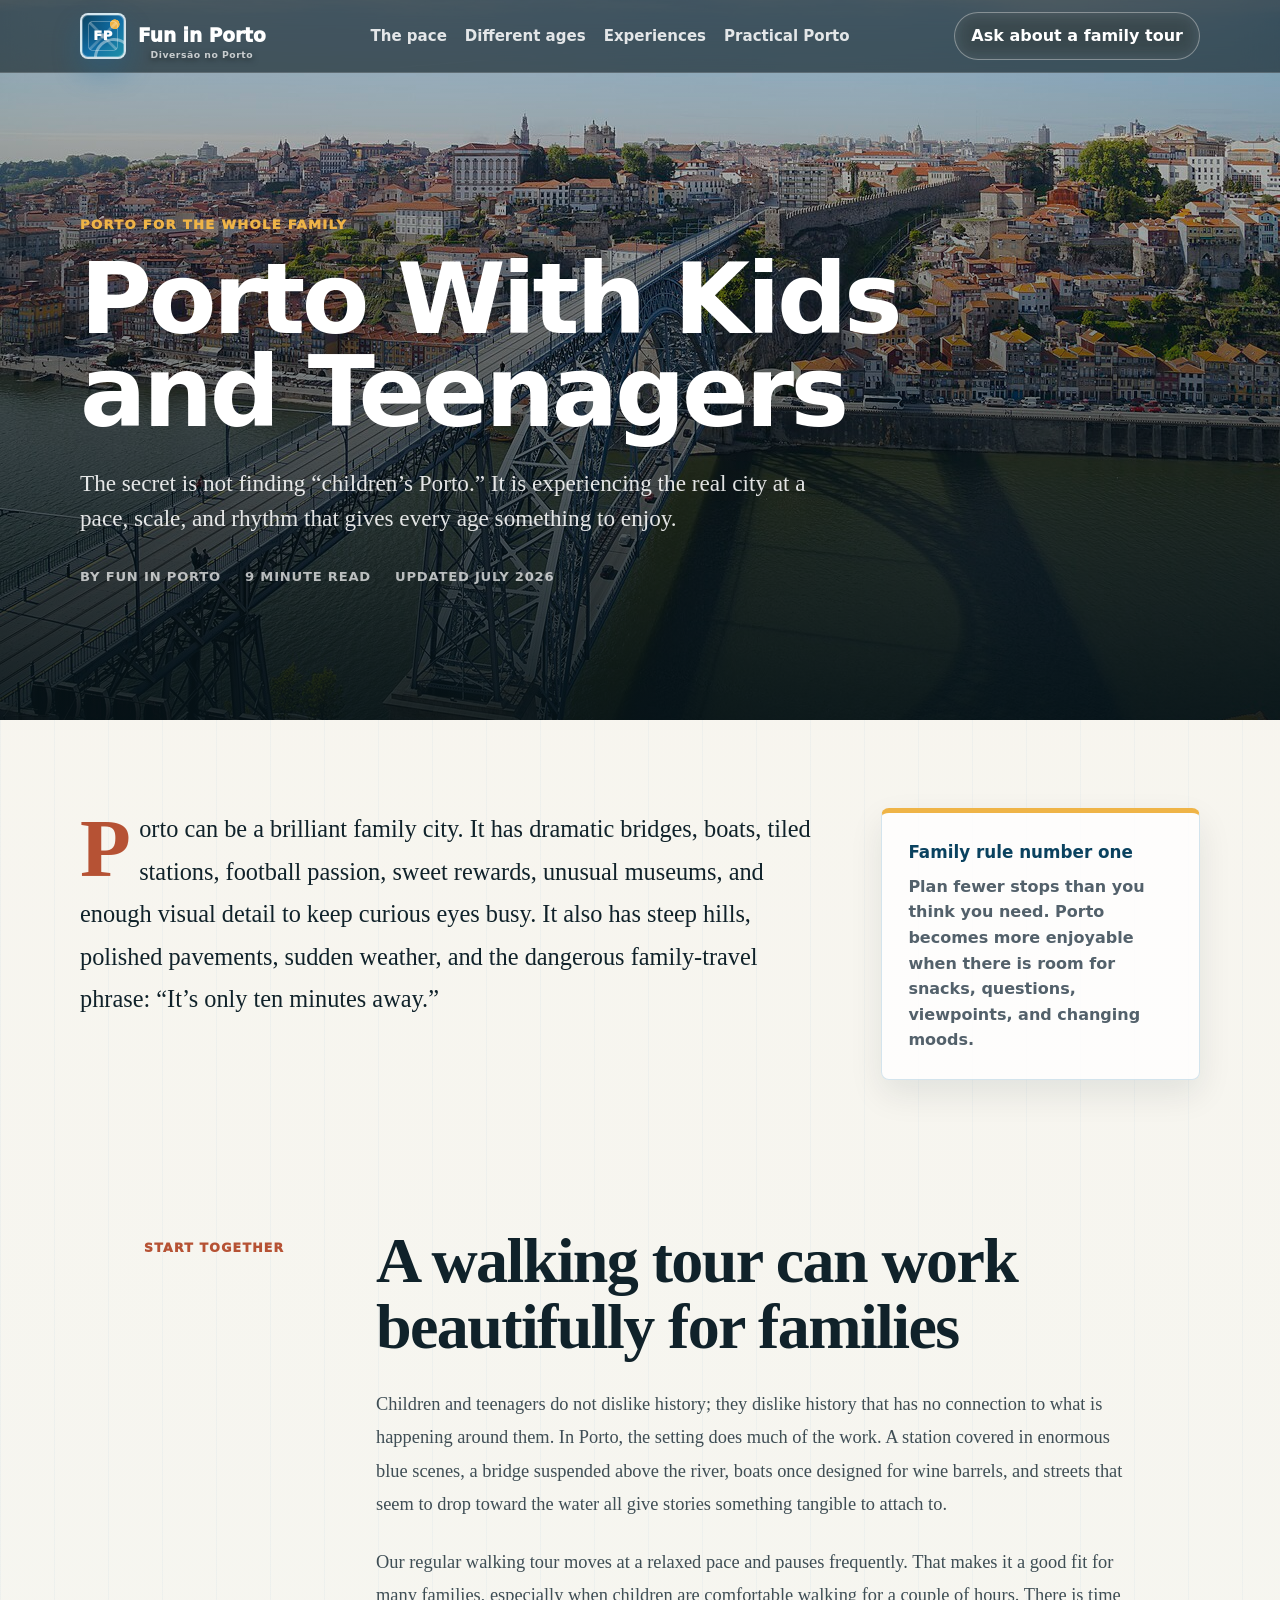
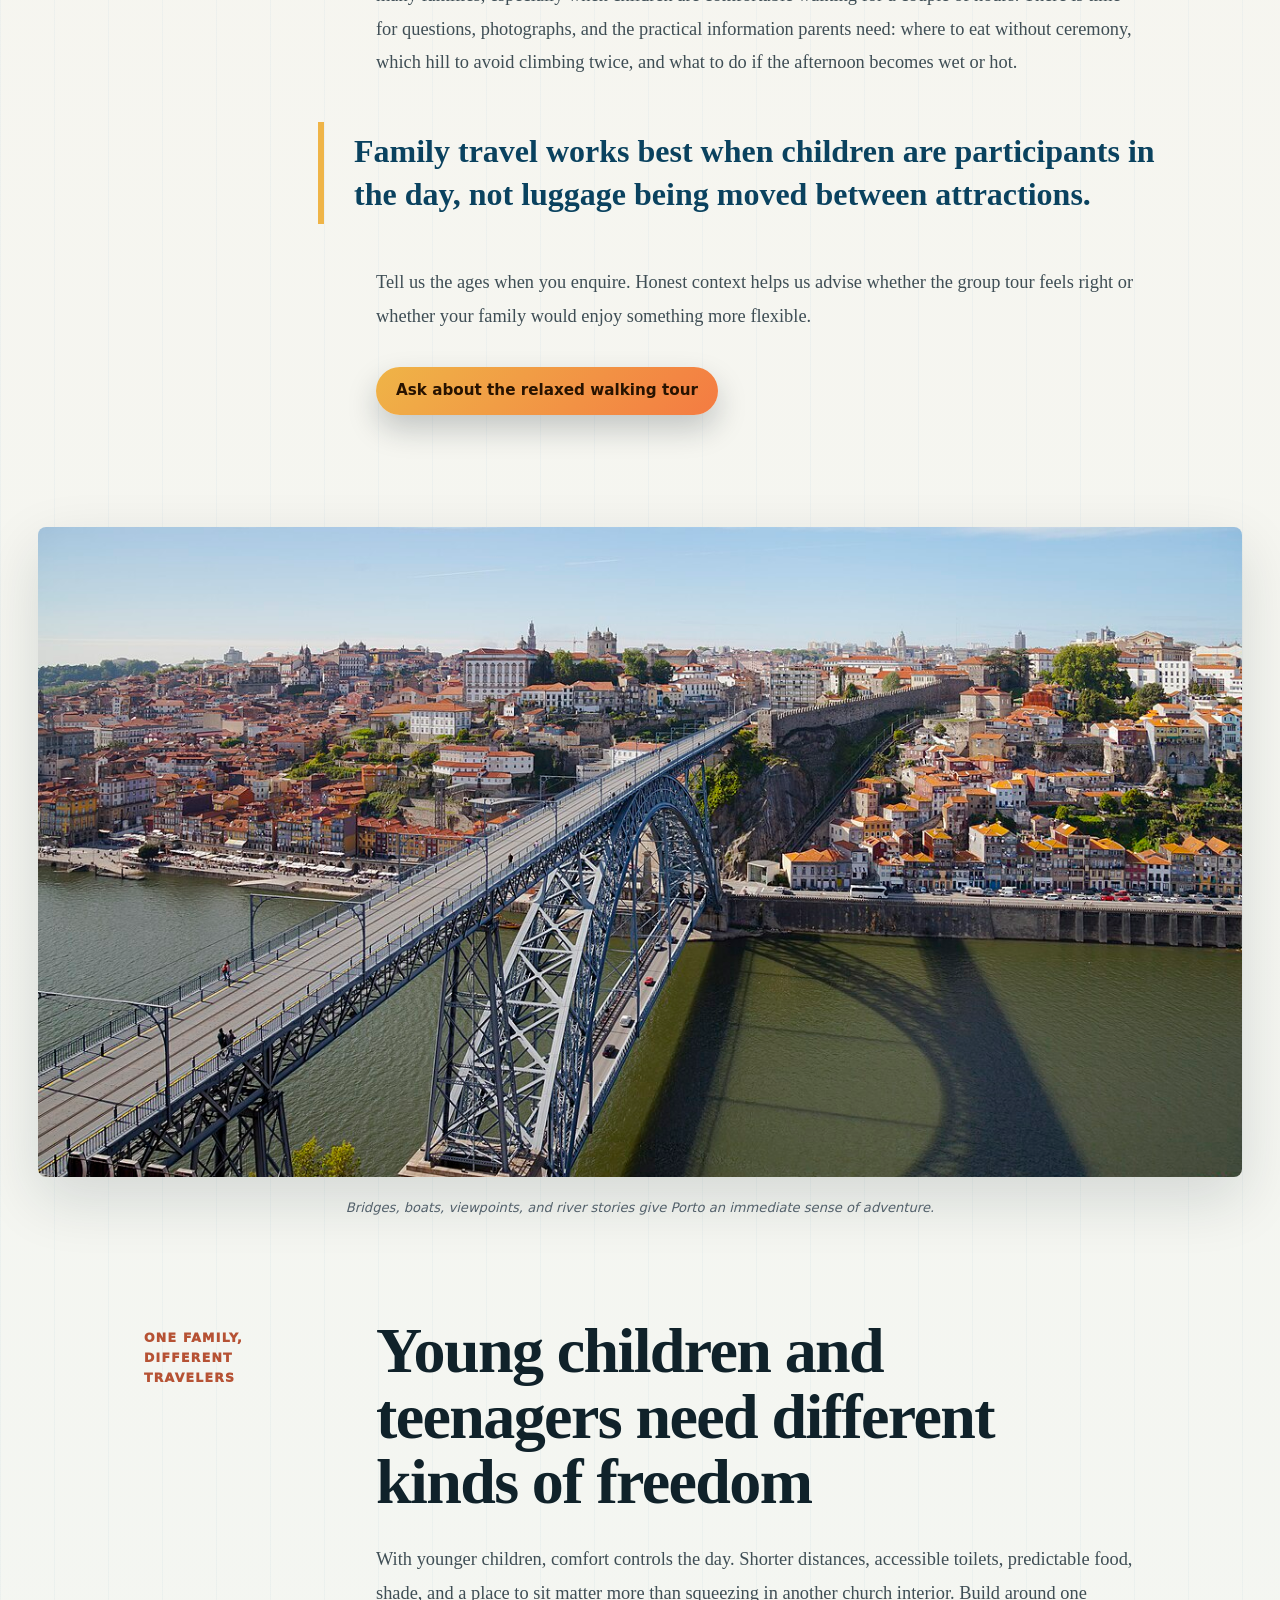
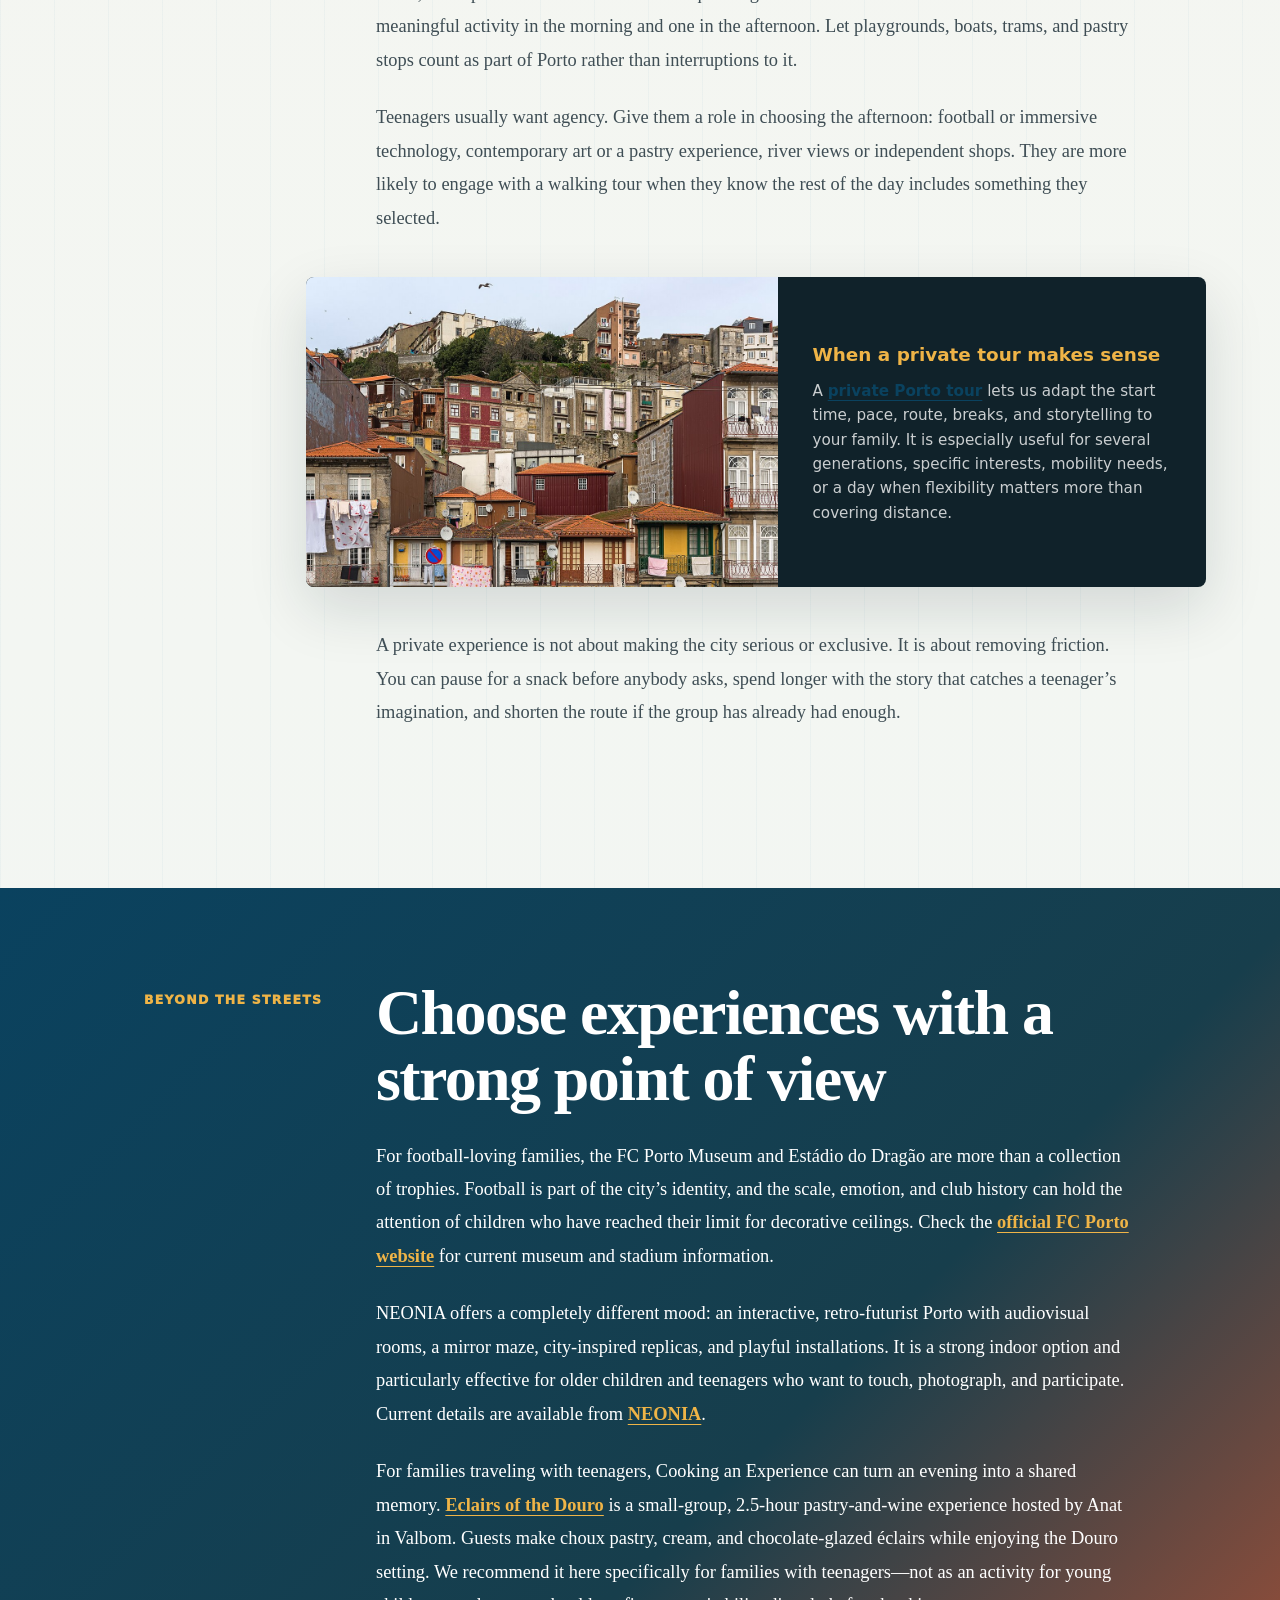
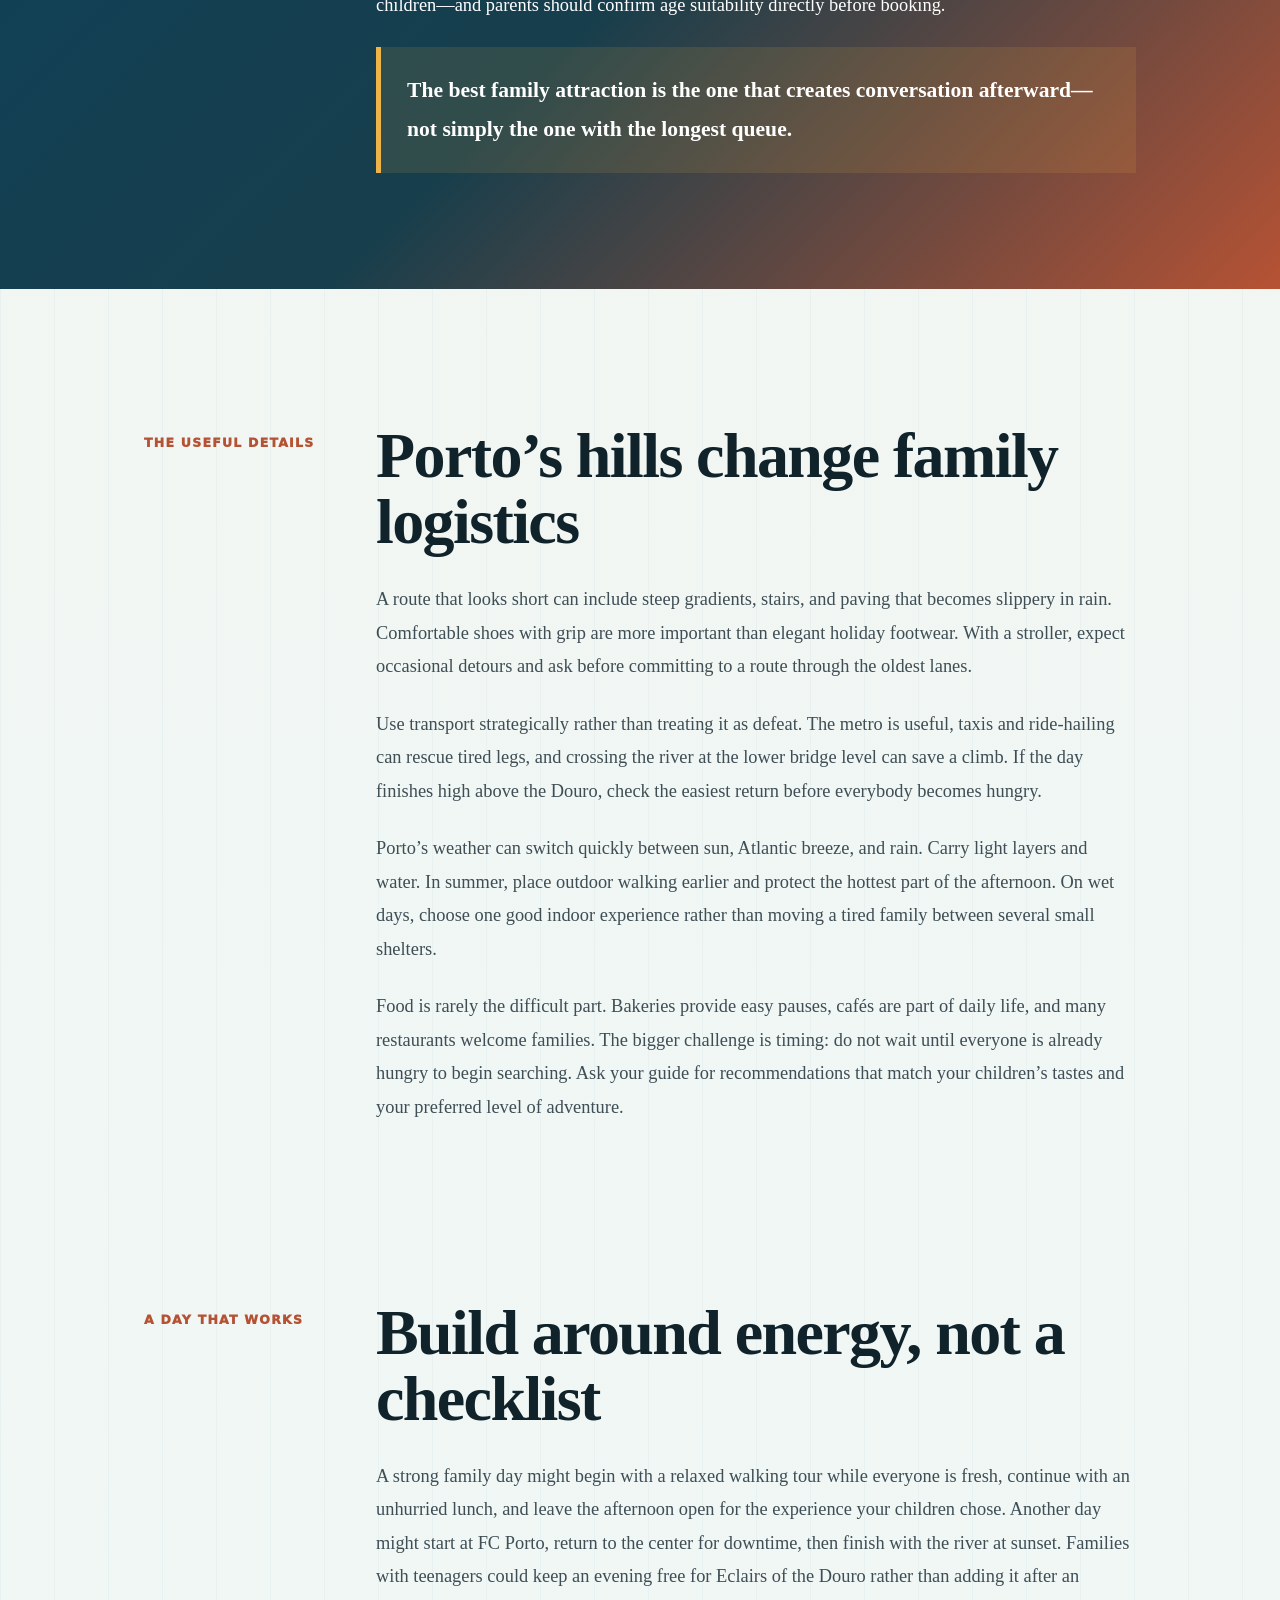
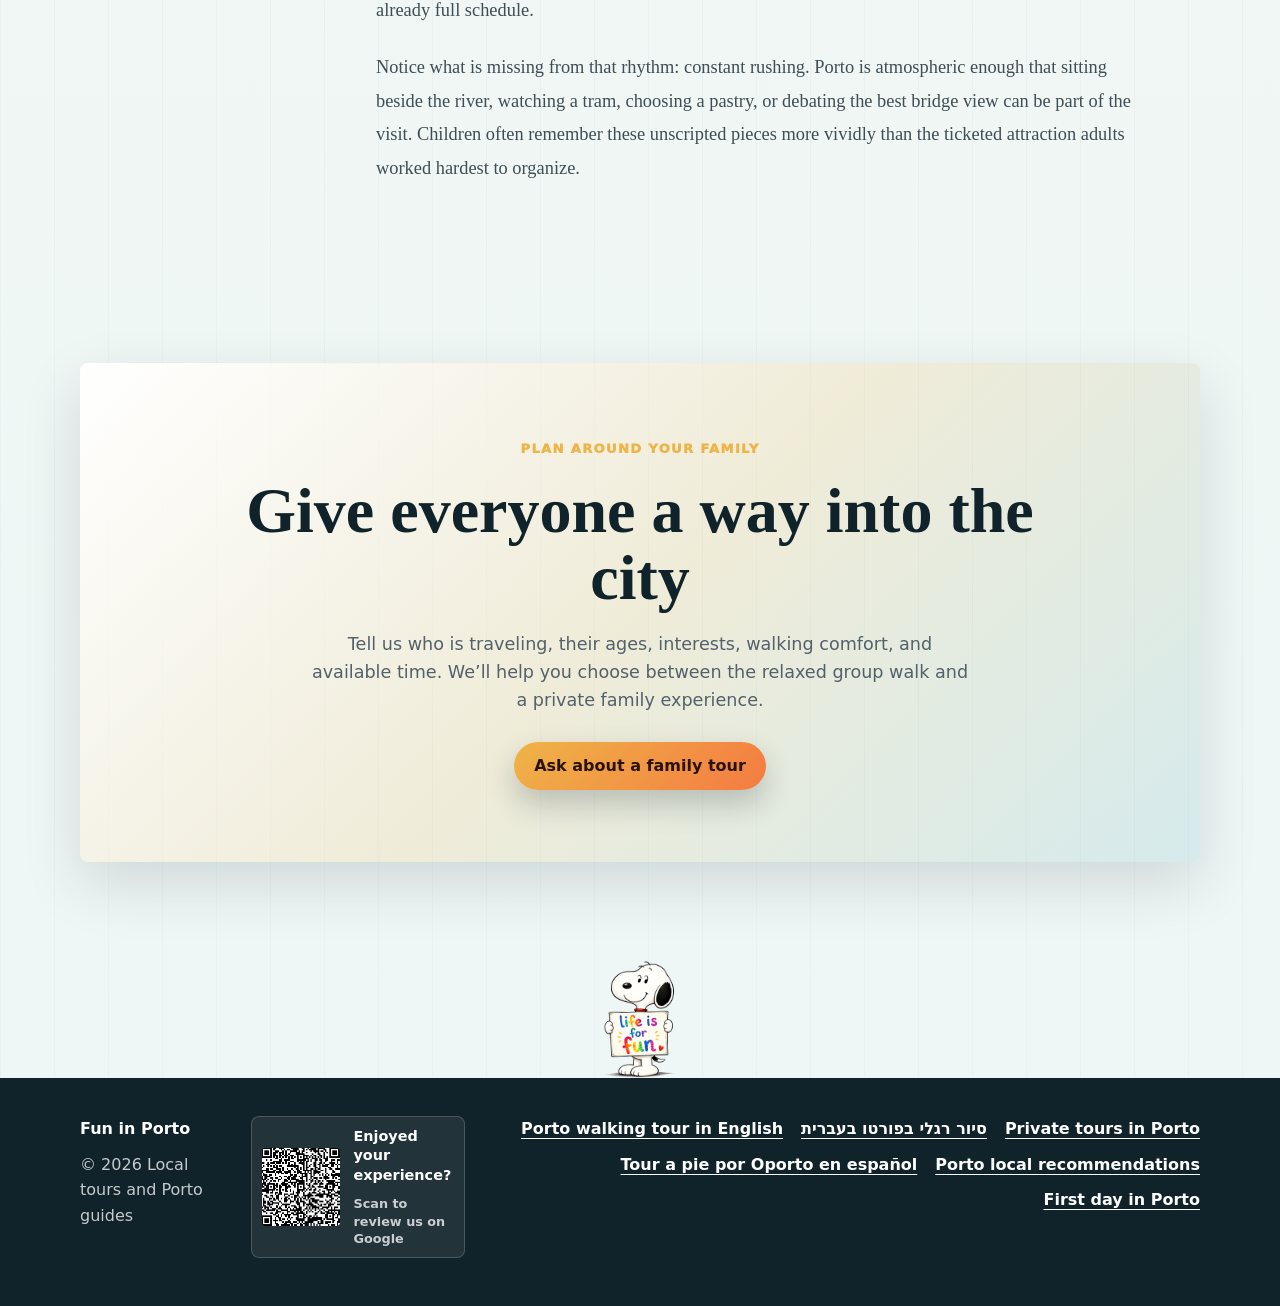
<file: porto-with-kids-and-teenagers/index.html>
<!doctype html>
<html lang="en">
  <head>
    <script type="text/javascript">
      (function (c, l, a, r, i, t, y) {
        c[a] = c[a] || function () { (c[a].q = c[a].q || []).push(arguments); };
        t = l.createElement(r); t.async = 1; t.src = "https://www.clarity.ms/tag/" + i;
        y = l.getElementsByTagName(r)[0]; y.parentNode.insertBefore(t, y);
      })(window, document, "clarity", "script", "xnc4q0qsfw");
    </script>
    <meta charset="utf-8" />
    <meta name="viewport" content="width=device-width, initial-scale=1" />
    <title>Porto With Kids and Teenagers | A Family Guide</title>
    <meta
      name="description"
      content="A thoughtful guide to Porto with kids and teenagers, including relaxed tours, private options, football, NEONIA, and a pastry experience for teens."
    />
    <meta name="robots" content="index, follow" />
    <meta name="author" content="Fun in Porto" />
    <meta name="theme-color" content="#0a425f" />
    <link
      rel="canonical"
      href="https://funinporto.com/porto-with-kids-and-teenagers/"
    />
    <meta property="og:type" content="article" />
    <meta property="og:locale" content="en_US" />
    <meta property="og:site_name" content="Fun in Porto" />
    <meta
      property="og:url"
      content="https://funinporto.com/porto-with-kids-and-teenagers/"
    />
    <meta
      property="og:title"
      content="Porto With Kids and Teenagers: A Family Guide"
    />
    <meta
      property="og:description"
      content="How to make Porto interesting, manageable, and genuinely fun for the whole family."
    />
    <meta
      property="og:image"
      content="https://funinporto.com/assets/porto-card-bridge.jpg"
    />
    <meta
      property="og:image:alt"
      content="Porto and the Dom Luís I Bridge for a family visit"
    />
    <meta name="twitter:card" content="summary_large_image" />
    <meta
      name="twitter:title"
      content="Porto With Kids and Teenagers: A Family Guide"
    />
    <meta
      name="twitter:description"
      content="How to make Porto interesting, manageable, and fun for the whole family."
    />
    <meta
      name="twitter:image"
      content="https://funinporto.com/assets/porto-card-bridge.jpg"
    />
    <link rel="icon" href="../favicon.svg" />
    <link rel="stylesheet" href="../styles.css?v=20260711-3" />
    <link rel="stylesheet" href="../landing-pages.css?v=20260711-3" />
    <script type="application/ld+json">
      {
        "@context": "https://schema.org",
        "@type": "Article",
        "headline": "Porto With Kids and Teenagers",
        "description": "A practical local guide to visiting Porto as a family with children and teenagers.",
        "image": "https://funinporto.com/assets/porto-card-bridge.jpg",
        "datePublished": "2026-07-11",
        "dateModified": "2026-07-11",
        "inLanguage": "en",
        "mainEntityOfPage": "https://funinporto.com/porto-with-kids-and-teenagers/",
        "author": {
          "@type": "Organization",
          "name": "Fun in Porto",
          "url": "https://funinporto.com/"
        },
        "publisher": {
          "@type": "Organization",
          "name": "Fun in Porto",
          "url": "https://funinporto.com/",
          "logo": {
            "@type": "ImageObject",
            "url": "https://funinporto.com/favicon.svg"
          }
        }
      }
    </script>
  </head>
  <body class="landing-page article-page family-page">
    <nav class="nav">
      <div class="container nav-inner">
        <a class="logo" href="../">
          <span class="logo-mark">FP</span><span>Fun in Porto</span>
        </a>
        <div class="nav-links">
          <a href="#pace">The pace</a><a href="#ages">Different ages</a
          ><a href="#experiences">Experiences</a
          ><a href="#practical">Practical Porto</a>
        </div>
        <button class="landing-nav-cta" onclick="openWhatsApp()">
          Ask about a family tour
        </button>
      </div>
    </nav>

    <main>
      <header class="article-hero family-hero">
        <div class="container article-hero-inner">
          <span class="article-category">Porto for the whole family</span>
          <h1>Porto With Kids and Teenagers</h1>
          <p class="article-standfirst">
            The secret is not finding “children’s Porto.” It is experiencing the
            real city at a pace, scale, and rhythm that gives every age
            something to enjoy.
          </p>
          <div class="article-byline">
            <span>By Fun in Porto</span><span>9 minute read</span
            ><span>Updated July 2026</span>
          </div>
        </div>
      </header>

      <article class="article-body">
        <div class="article-lead-wrap container">
          <p class="article-dropcap">
            Porto can be a brilliant family city. It has dramatic bridges,
            boats, tiled stations, football passion, sweet rewards, unusual
            museums, and enough visual detail to keep curious eyes busy. It also
            has steep hills, polished pavements, sudden weather, and the
            dangerous family-travel phrase: “It’s only ten minutes away.”
          </p>
          <aside class="article-note">
            <strong>Family rule number one</strong>
            <p>
              Plan fewer stops than you think you need. Porto becomes more
              enjoyable when there is room for snacks, questions, viewpoints,
              and changing moods.
            </p>
          </aside>
        </div>

        <section id="pace" class="article-chapter container">
          <div class="article-chapter-number">Start together</div>
          <div class="article-prose">
            <h2>A walking tour can work beautifully for families</h2>
            <p>
              Children and teenagers do not dislike history; they dislike
              history that has no connection to what is happening around them.
              In Porto, the setting does much of the work. A station covered in
              enormous blue scenes, a bridge suspended above the river, boats
              once designed for wine barrels, and streets that seem to drop
              toward the water all give stories something tangible to attach to.
            </p>
            <p>
              Our regular walking tour moves at a relaxed pace and pauses
              frequently. That makes it a good fit for many families, especially
              when children are comfortable walking for a couple of hours. There
              is time for questions, photographs, and the practical information
              parents need: where to eat without ceremony, which hill to avoid
              climbing twice, and what to do if the afternoon becomes wet or
              hot.
            </p>
            <blockquote>
              Family travel works best when children are participants in the
              day, not luggage being moved between attractions.
            </blockquote>
            <p>
              Tell us the ages when you enquire. Honest context helps us advise
              whether the group tour feels right or whether your family would
              enjoy something more flexible.
            </p>
            <button class="btn sun" onclick="openWhatsApp()">
              Ask about the relaxed walking tour
            </button>
          </div>
        </section>

        <figure class="article-wide-image">
          <img
            src="../assets/porto-card-bridge.jpg"
            alt="Dom Luís I Bridge, a memorable sight for families in Porto"
            loading="lazy"
          />
          <figcaption>
            Bridges, boats, viewpoints, and river stories give Porto an
            immediate sense of adventure.
          </figcaption>
        </figure>

        <section id="ages" class="article-chapter container">
          <div class="article-chapter-number">
            One family, different travelers
          </div>
          <div class="article-prose">
            <h2>
              Young children and teenagers need different kinds of freedom
            </h2>
            <p>
              With younger children, comfort controls the day. Shorter
              distances, accessible toilets, predictable food, shade, and a
              place to sit matter more than squeezing in another church
              interior. Build around one meaningful activity in the morning and
              one in the afternoon. Let playgrounds, boats, trams, and pastry
              stops count as part of Porto rather than interruptions to it.
            </p>
            <p>
              Teenagers usually want agency. Give them a role in choosing the
              afternoon: football or immersive technology, contemporary art or a
              pastry experience, river views or independent shops. They are more
              likely to engage with a walking tour when they know the rest of
              the day includes something they selected.
            </p>
            <div class="article-inline-image">
              <img
                src="../assets/porto-card-secret.jpg"
                alt="A colorful hidden street in Porto"
                loading="lazy"
              />
              <div>
                <strong>When a private tour makes sense</strong>
                <p>
                  A
                  <a href="../private-tours-porto/">private Porto tour</a> lets
                  us adapt the start time, pace, route, breaks, and storytelling
                  to your family. It is especially useful for several
                  generations, specific interests, mobility needs, or a day when
                  flexibility matters more than covering distance.
                </p>
              </div>
            </div>
            <p>
              A private experience is not about making the city serious or
              exclusive. It is about removing friction. You can pause for a
              snack before anybody asks, spend longer with the story that
              catches a teenager’s imagination, and shorten the route if the
              group has already had enough.
            </p>
          </div>
        </section>

        <section id="experiences" class="article-chapter article-chapter-tint">
          <div class="container article-chapter-grid">
            <div class="article-chapter-number">Beyond the streets</div>
            <div class="article-prose">
              <h2>Choose experiences with a strong point of view</h2>
              <p>
                For football-loving families, the FC Porto Museum and Estádio do
                Dragão are more than a collection of trophies. Football is part
                of the city’s identity, and the scale, emotion, and club history
                can hold the attention of children who have reached their limit
                for decorative ceilings. Check the
                <a
                  href="https://www.fcporto.pt/en"
                  target="_blank"
                  rel="noopener"
                  >official FC Porto website</a
                >
                for current museum and stadium information.
              </p>
              <p>
                NEONIA offers a completely different mood: an interactive,
                retro-futurist Porto with audiovisual rooms, a mirror maze,
                city-inspired replicas, and playful installations. It is a
                strong indoor option and particularly effective for older
                children and teenagers who want to touch, photograph, and
                participate. Current details are available from
                <a href="https://neonia.com/" target="_blank" rel="noopener"
                  >NEONIA</a
                >.
              </p>
              <p>
                For families traveling with teenagers, Cooking an Experience can
                turn an evening into a shared memory.
                <a
                  href="https://www.cookinganexperience.com/"
                  target="_blank"
                  rel="noopener"
                  >Eclairs of the Douro</a
                >
                is a small-group, 2.5-hour pastry-and-wine experience hosted by
                Anat in Valbom. Guests make choux pastry, cream, and
                chocolate-glazed éclairs while enjoying the Douro setting. We
                recommend it here specifically for families with teenagers—not
                as an activity for young children—and parents should confirm age
                suitability directly before booking.
              </p>
              <p class="article-emphasis">
                The best family attraction is the one that creates conversation
                afterward—not simply the one with the longest queue.
              </p>
            </div>
          </div>
        </section>

        <section id="practical" class="article-chapter container">
          <div class="article-chapter-number">The useful details</div>
          <div class="article-prose">
            <h2>Porto’s hills change family logistics</h2>
            <p>
              A route that looks short can include steep gradients, stairs, and
              paving that becomes slippery in rain. Comfortable shoes with grip
              are more important than elegant holiday footwear. With a stroller,
              expect occasional detours and ask before committing to a route
              through the oldest lanes.
            </p>
            <p>
              Use transport strategically rather than treating it as defeat. The
              metro is useful, taxis and ride-hailing can rescue tired legs, and
              crossing the river at the lower bridge level can save a climb. If
              the day finishes high above the Douro, check the easiest return
              before everybody becomes hungry.
            </p>
            <p>
              Porto’s weather can switch quickly between sun, Atlantic breeze,
              and rain. Carry light layers and water. In summer, place outdoor
              walking earlier and protect the hottest part of the afternoon. On
              wet days, choose one good indoor experience rather than moving a
              tired family between several small shelters.
            </p>
            <p>
              Food is rarely the difficult part. Bakeries provide easy pauses,
              cafés are part of daily life, and many restaurants welcome
              families. The bigger challenge is timing: do not wait until
              everyone is already hungry to begin searching. Ask your guide for
              recommendations that match your children’s tastes and your
              preferred level of adventure.
            </p>
          </div>
        </section>

        <section class="article-chapter container">
          <div class="article-chapter-number">A day that works</div>
          <div class="article-prose">
            <h2>Build around energy, not a checklist</h2>
            <p>
              A strong family day might begin with a relaxed walking tour while
              everyone is fresh, continue with an unhurried lunch, and leave the
              afternoon open for the experience your children chose. Another day
              might start at FC Porto, return to the center for downtime, then
              finish with the river at sunset. Families with teenagers could
              keep an evening free for Eclairs of the Douro rather than adding
              it after an already full schedule.
            </p>
            <p>
              Notice what is missing from that rhythm: constant rushing. Porto
              is atmospheric enough that sitting beside the river, watching a
              tram, choosing a pastry, or debating the best bridge view can be
              part of the visit. Children often remember these unscripted pieces
              more vividly than the ticketed attraction adults worked hardest to
              organize.
            </p>
          </div>
        </section>

        <section class="article-ending container">
          <span class="article-category">Plan around your family</span>
          <h2>Give everyone a way into the city</h2>
          <p>
            Tell us who is traveling, their ages, interests, walking comfort,
            and available time. We’ll help you choose between the relaxed group
            walk and a private family experience.
          </p>
          <button class="btn sun" onclick="openWhatsApp()">
            Ask about a family tour
          </button>
        </section>
      </article>
    </main>

    <div class="footer-signature-wrap">
      <img
        class="footer-signature"
        src="../assets/anat-signature-snoopy.png"
        alt="Life is for fun"
        loading="lazy"
      />
    </div>

    <button
      class="availability-float"
      type="button"
      onclick="openWhatsApp()"
      aria-label="Ask about a family Porto tour"
    >
      <span>Ask about a family tour</span>
    </button>
    <footer class="landing-footer">
      <div class="container landing-footer-inner">
        <div>
          <strong>Fun in Porto</strong
          ><span
            >© <span data-current-year>2026</span> Local tours and Porto
            guides</span
          >
        </div>
        <a
          class="footer-review-qr"
          href="https://g.page/r/CSYGoQ_DJxl_EBM/review"
          target="_blank"
          rel="noopener"
          ><img
            src="../assets/google-review-qr.png"
            alt="QR code to review Fun in Porto on Google"
            loading="lazy"
          /><span
            ><strong>Enjoyed your experience?</strong> Scan to review us on
            Google</span
          ></a
        >
        <nav class="landing-footer-links" aria-label="More pages">
          <a href="../">Porto walking tour in English</a
          ><a href="../porto-walking-tour-hebrew/" lang="he" dir="rtl"
            >סיור רגלי בפורטו בעברית</a
          ><a href="../private-tours-porto/">Private tours in Porto</a
          ><a href="../walking-tour-spanish/" lang="es"
            >Tour a pie por Oporto en español</a
          ><a href="../porto-top-attractions/">Porto local recommendations</a
          ><a href="../first-day-in-porto/">First day in Porto</a>
        </nav>
      </div>
    </footer>
    <script src="../script.js?v=20260711-3"></script>
  </body>
</html>
</file>
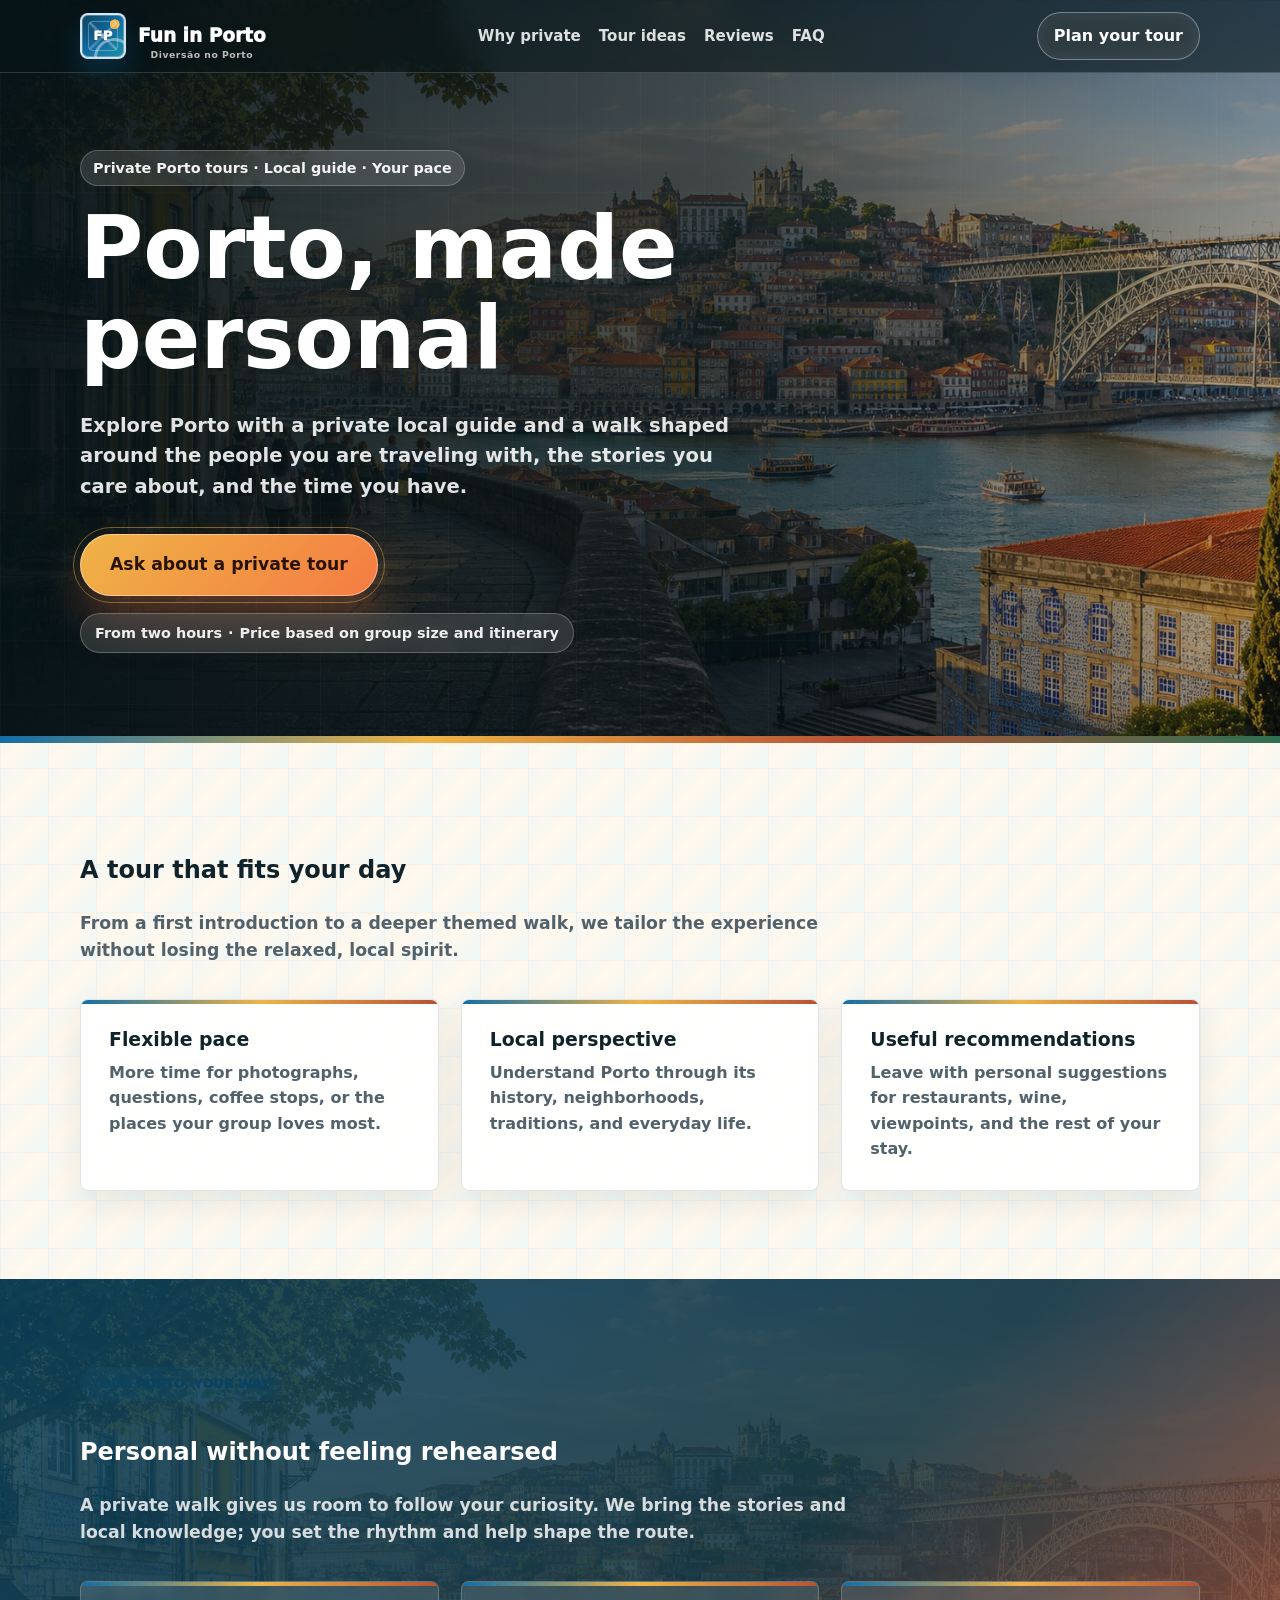
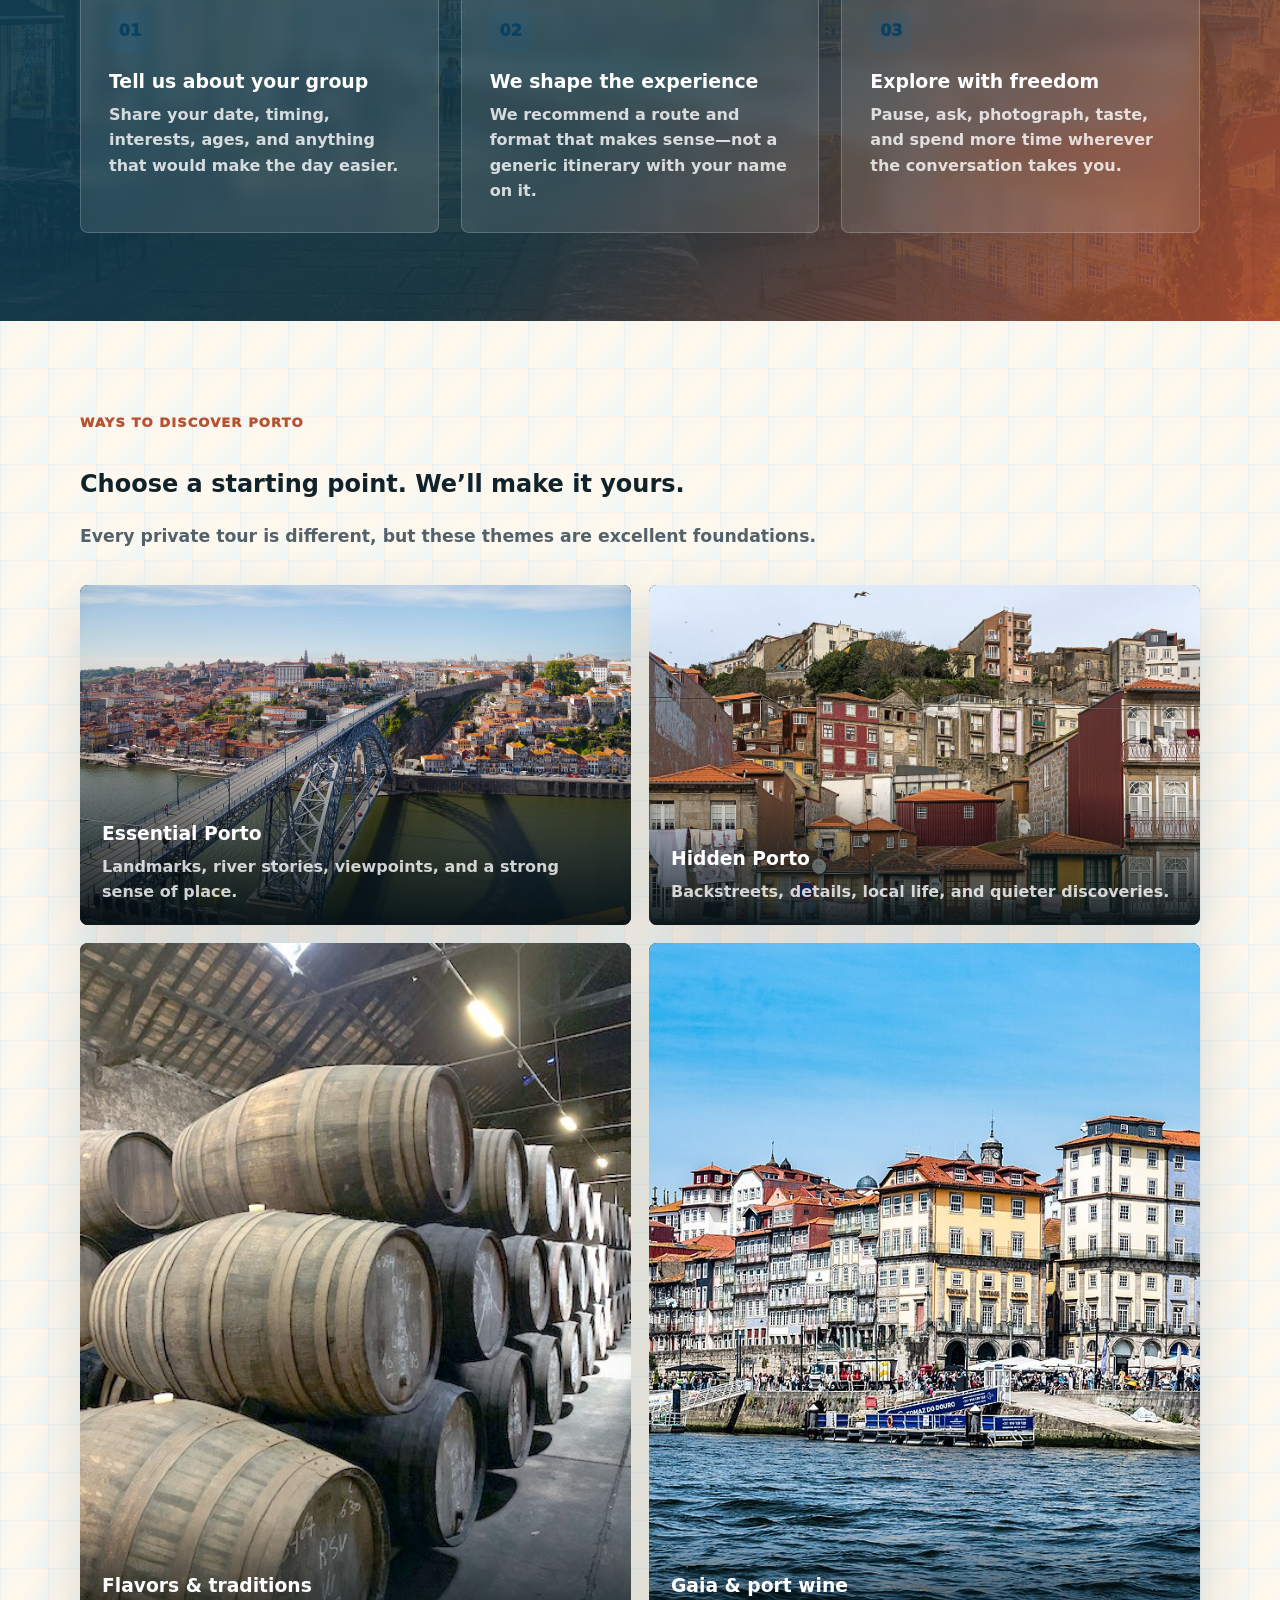
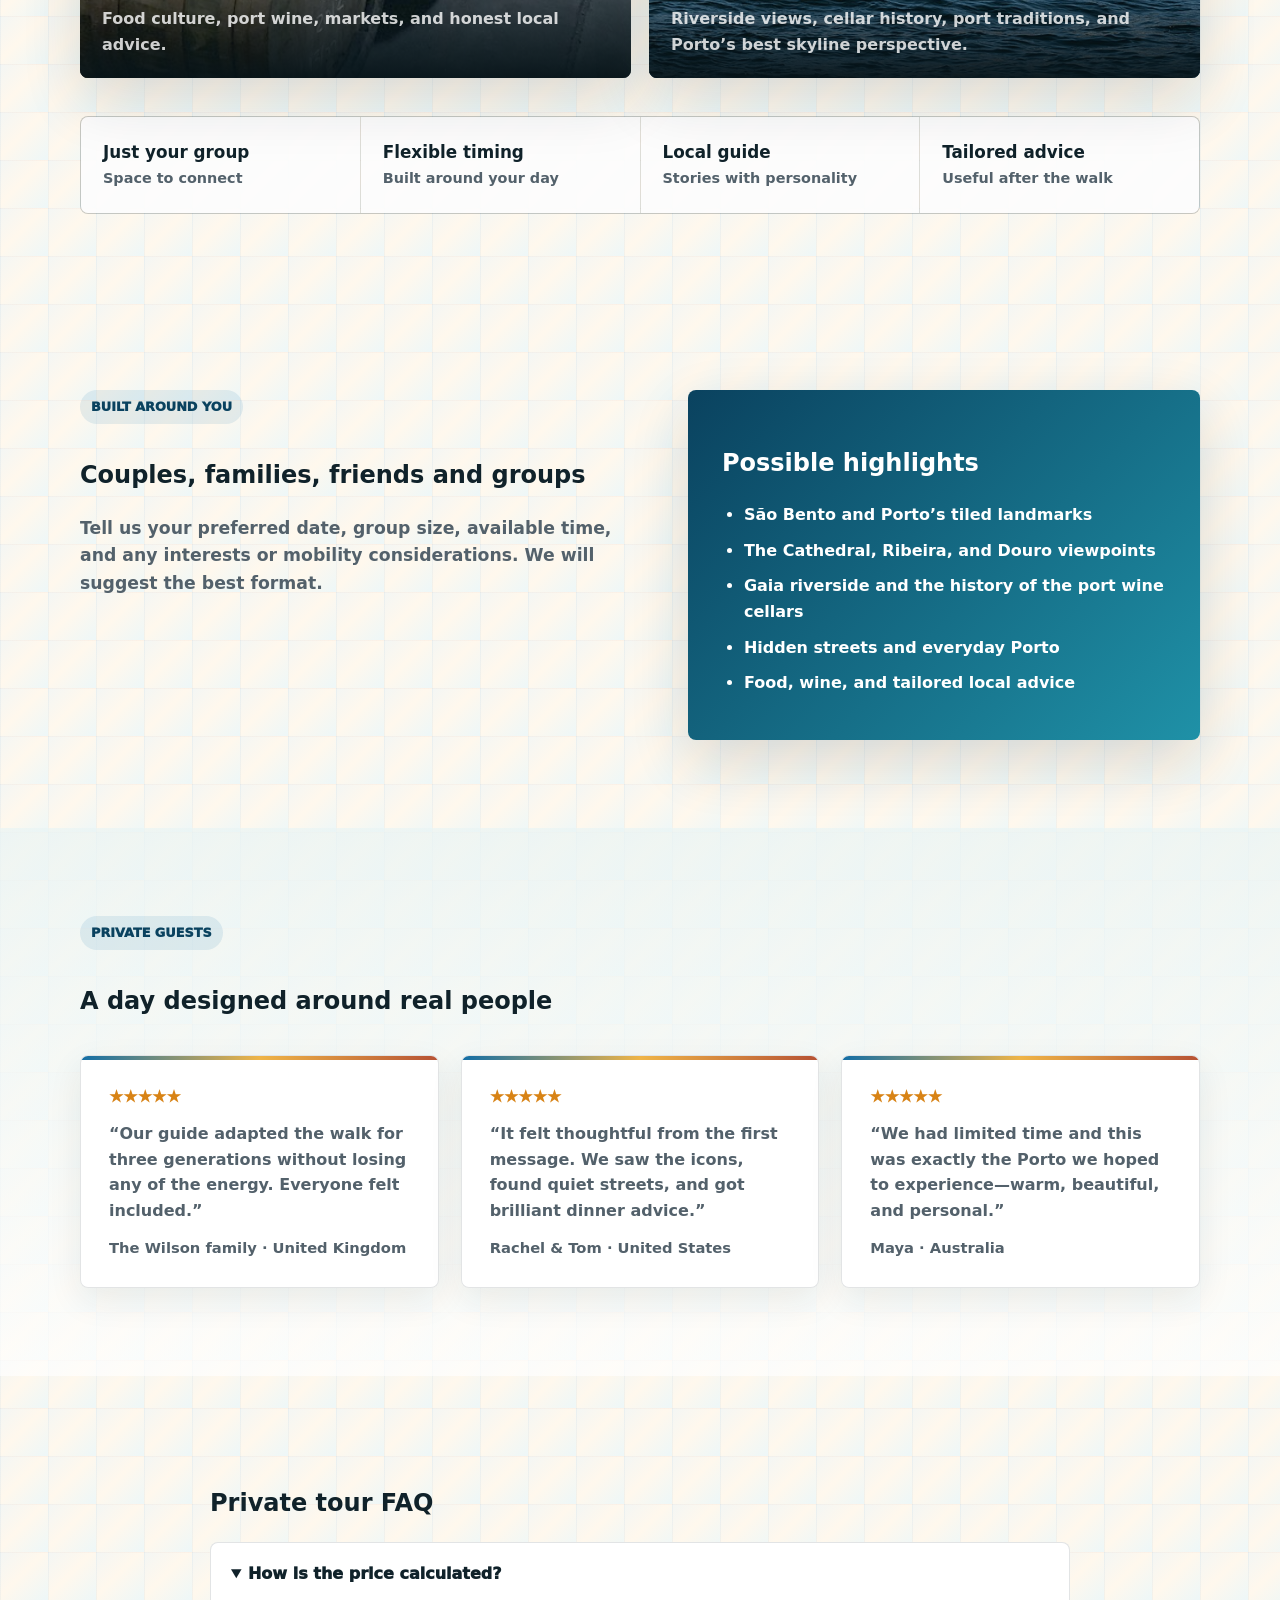
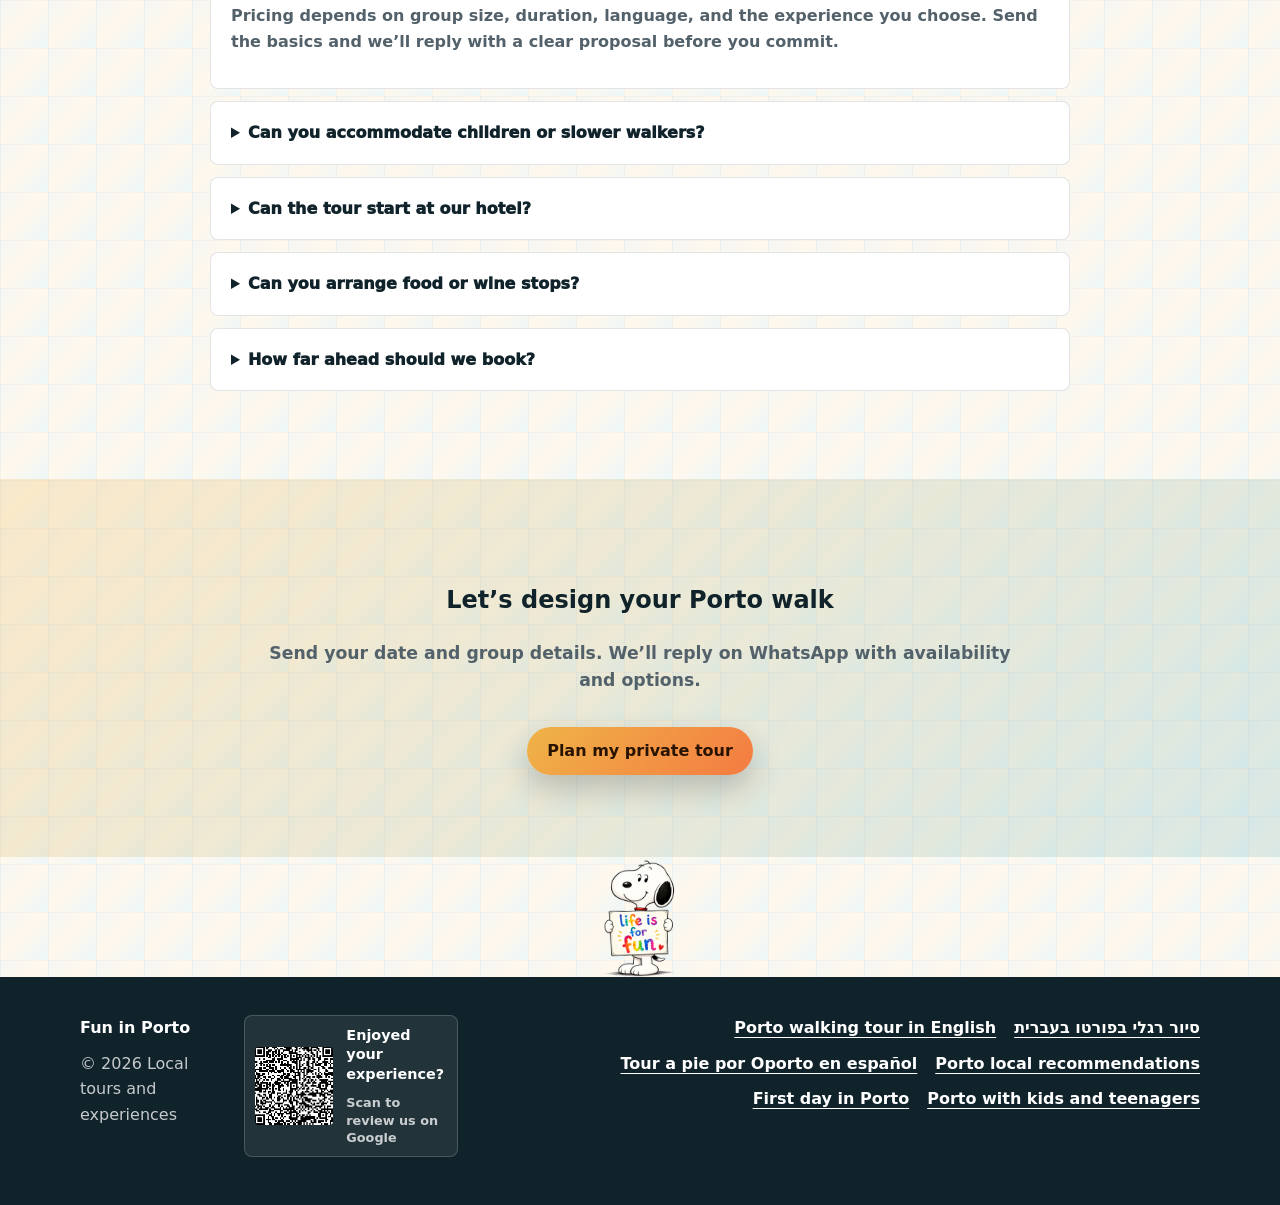
<file: private-tours-porto/index.html>
<!doctype html>
<html lang="en">
  <head>
    <script type="text/javascript">
      (function (c, l, a, r, i, t, y) {
        c[a] = c[a] || function () { (c[a].q = c[a].q || []).push(arguments); };
        t = l.createElement(r); t.async = 1; t.src = "https://www.clarity.ms/tag/" + i;
        y = l.getElementsByTagName(r)[0]; y.parentNode.insertBefore(t, y);
      })(window, document, "clarity", "script", "xnc4q0qsfw");
    </script>
    <meta charset="utf-8" />
    <meta name="viewport" content="width=device-width,initial-scale=1" />
    <title>Private Tours Porto | Fun in Porto</title>
    <meta
      name="description"
      content="Discover Porto on a private walking tour shaped around your pace, interests, and schedule with a friendly local guide."
    />
    <meta name="robots" content="index, follow" />
    <meta name="theme-color" content="#0a425f" />
    <link rel="canonical" href="https://funinporto.com/private-tours-porto/" />
    <meta property="og:type" content="website" />
    <meta property="og:locale" content="en_US" />
    <meta property="og:title" content="Private Tours in Porto | Fun in Porto" />
    <meta
      property="og:description"
      content="A personal Porto walk shaped around your group, pace, interests, and schedule."
    />
    <meta
      property="og:image"
      content="https://funinporto.com/assets/porto-hero.jpg"
    />
    <link rel="icon" href="../favicon.svg" />
    <link rel="stylesheet" href="../styles.css?v=20260711-1" />
    <link rel="stylesheet" href="../landing-pages.css?v=20260711-1" />
  </head>
  <body class="landing-page">
    <nav class="nav">
      <div class="container nav-inner">
        <a class="logo" href="../">
          <span class="logo-mark">FP</span><span>Fun in Porto</span>
        </a>
        <div class="nav-links">
          <a href="#difference">Why private</a><a href="#ideas">Tour ideas</a
          ><a href="#reviews">Reviews</a><a href="#faq">FAQ</a>
        </div>
        <button class="landing-nav-cta" onclick="openWhatsApp()">
          Plan your tour
        </button>
      </div>
    </nav>
    <main>
      <section class="hero landing-hero">
        <div class="container hero-shell">
          <div class="hero-copy">
            <div class="kicker">
              Private Porto tours · Local guide · Your pace
            </div>
            <h1>Porto, made personal</h1>
            <p class="lead">
              Explore Porto with a private local guide and a walk shaped around
              the people you are traveling with, the stories you care about, and
              the time you have.
            </p>
            <div class="hero-actions">
              <button class="btn sun hero-primary-cta" onclick="openWhatsApp()">
                Ask about a private tour
              </button>
            </div>
            <p class="private-tour-basics">
              From two hours <span aria-hidden="true">·</span> Price based on
              group size and itinerary
            </p>
          </div>
        </div>
      </section>
      <section class="landing-section">
        <div class="container">
          <h2>A tour that fits your day</h2>
          <p class="section-intro">
            From a first introduction to a deeper themed walk, we tailor the
            experience without losing the relaxed, local spirit.
          </p>
          <div class="landing-grid">
            <article class="card landing-card">
              <h3>Flexible pace</h3>
              <p>
                More time for photographs, questions, coffee stops, or the
                places your group loves most.
              </p>
            </article>
            <article class="card landing-card">
              <h3>Local perspective</h3>
              <p>
                Understand Porto through its history, neighborhoods, traditions,
                and everyday life.
              </p>
            </article>
            <article class="card landing-card">
              <h3>Useful recommendations</h3>
              <p>
                Leave with personal suggestions for restaurants, wine,
                viewpoints, and the rest of your stay.
              </p>
            </article>
          </div>
        </div>
      </section>
      <section id="difference" class="landing-section landing-story">
        <div class="container">
          <span class="guide-tag">Your Porto, your way</span>
          <h2>Personal without feeling rehearsed</h2>
          <p class="section-intro">
            A private walk gives us room to follow your curiosity. We bring the
            stories and local knowledge; you set the rhythm and help shape the
            route.
          </p>
          <div class="landing-grid">
            <article class="card landing-card">
              <div class="num">01</div>
              <h3>Tell us about your group</h3>
              <p>
                Share your date, timing, interests, ages, and anything that
                would make the day easier.
              </p>
            </article>
            <article class="card landing-card">
              <div class="num">02</div>
              <h3>We shape the experience</h3>
              <p>
                We recommend a route and format that makes sense—not a generic
                itinerary with your name on it.
              </p>
            </article>
            <article class="card landing-card">
              <div class="num">03</div>
              <h3>Explore with freedom</h3>
              <p>
                Pause, ask, photograph, taste, and spend more time wherever the
                conversation takes you.
              </p>
            </article>
          </div>
        </div>
      </section>
      <section id="ideas" class="landing-section">
        <div class="container">
          <span class="landing-eyebrow">Ways to discover Porto</span>
          <h2>Choose a starting point. We’ll make it yours.</h2>
          <p class="section-intro">
            Every private tour is different, but these themes are excellent
            foundations.
          </p>
          <div class="landing-gallery private-tour-gallery">
            <article class="landing-place">
              <img
                src="../assets/porto-card-bridge.jpg"
                alt="Dom Luís I Bridge over the Douro"
                loading="lazy"
              />
              <div class="landing-place-copy">
                <h3>Essential Porto</h3>
                <p>
                  Landmarks, river stories, viewpoints, and a strong sense of
                  place.
                </p>
              </div>
            </article>
            <article class="landing-place">
              <img
                src="../assets/porto-card-secret.jpg"
                alt="A hidden street in Porto"
                loading="lazy"
              />
              <div class="landing-place-copy">
                <h3>Hidden Porto</h3>
                <p>
                  Backstreets, details, local life, and quieter discoveries.
                </p>
              </div>
            </article>
            <article class="landing-place">
              <img
                src="../assets/porto-card-wine.jpg"
                alt="Port wine cellar in Porto"
                loading="lazy"
              />
              <div class="landing-place-copy">
                <h3>Flavors & traditions</h3>
                <p>
                  Food culture, port wine, markets, and honest local advice.
                </p>
              </div>
            </article>
            <article class="landing-place">
              <img
                src="../assets/porto-card-ribeira.jpg"
                alt="Porto viewed across the Douro from Vila Nova de Gaia"
                loading="lazy"
              />
              <div class="landing-place-copy">
                <h3>Gaia & port wine</h3>
                <p>
                  Riverside views, cellar history, port traditions, and Porto’s
                  best skyline perspective.
                </p>
              </div>
            </article>
          </div>
          <div class="landing-proof">
            <div>
              <strong>Just your group</strong><span>Space to connect</span>
            </div>
            <div>
              <strong>Flexible timing</strong><span>Built around your day</span>
            </div>
            <div>
              <strong>Local guide</strong><span>Stories with personality</span>
            </div>
            <div>
              <strong>Tailored advice</strong><span>Useful after the walk</span>
            </div>
          </div>
        </div>
      </section>
      <section class="landing-section">
        <div class="container landing-split">
          <div>
            <span class="guide-tag">Built around you</span>
            <h2>Couples, families, friends and groups</h2>
            <p class="section-intro">
              Tell us your preferred date, group size, available time, and any
              interests or mobility considerations. We will suggest the best
              format.
            </p>
          </div>
          <div class="landing-panel">
            <h2>Possible highlights</h2>
            <ul class="landing-list">
              <li>São Bento and Porto’s tiled landmarks</li>
              <li>The Cathedral, Ribeira, and Douro viewpoints</li>
              <li>Gaia riverside and the history of the port wine cellars</li>
              <li>Hidden streets and everyday Porto</li>
              <li>Food, wine, and tailored local advice</li>
            </ul>
          </div>
        </div>
      </section>
      <section id="reviews" class="landing-section landing-reviews">
        <div class="container">
          <span class="guide-tag">Private guests</span>
          <h2>A day designed around real people</h2>
          <div class="landing-grid">
            <article class="card landing-card landing-review">
              <div class="review-stars">★★★★★</div>
              <p>
                “Our guide adapted the walk for three generations without losing
                any of the energy. Everyone felt included.”
              </p>
              <div class="review-meta">The Wilson family · United Kingdom</div>
            </article>
            <article class="card landing-card landing-review">
              <div class="review-stars">★★★★★</div>
              <p>
                “It felt thoughtful from the first message. We saw the icons,
                found quiet streets, and got brilliant dinner advice.”
              </p>
              <div class="review-meta">Rachel & Tom · United States</div>
            </article>
            <article class="card landing-card landing-review">
              <div class="review-stars">★★★★★</div>
              <p>
                “We had limited time and this was exactly the Porto we hoped to
                experience—warm, beautiful, and personal.”
              </p>
              <div class="review-meta">Maya · Australia</div>
            </article>
          </div>
        </div>
      </section>
      <section id="faq" class="landing-section">
        <div class="container landing-faq">
          <h2>Private tour FAQ</h2>
          <details open>
            <summary>How is the price calculated?</summary>
            <p>
              Pricing depends on group size, duration, language, and the
              experience you choose. Send the basics and we’ll reply with a
              clear proposal before you commit.
            </p>
          </details>
          <details>
            <summary>Can you accommodate children or slower walkers?</summary>
            <p>
              Yes. A private tour is ideal for adapting pace, stops, and
              content. Porto is hilly, so tell us about mobility needs in
              advance.
            </p>
          </details>
          <details>
            <summary>Can the tour start at our hotel?</summary>
            <p>
              Often, if your accommodation is centrally located. We’ll confirm
              whether that makes sense for the route.
            </p>
          </details>
          <details>
            <summary>Can you arrange food or wine stops?</summary>
            <p>
              We can build suggestions or selected stops into the plan, subject
              to timing, availability, and any additional costs.
            </p>
          </details>
          <details>
            <summary>How far ahead should we book?</summary>
            <p>
              Earlier is better for private tours, especially in busy months,
              but it is always worth asking about last-minute availability.
            </p>
          </details>
        </div>
      </section>
      <section class="landing-cta">
        <div class="container">
          <h2>Let’s design your Porto walk</h2>
          <p class="section-intro">
            Send your date and group details. We’ll reply on WhatsApp with
            availability and options.
          </p>
          <button class="btn sun" onclick="openWhatsApp()">
            Plan my private tour
          </button>
        </div>
      </section>
    </main>
    <div class="footer-signature-wrap">
      <img
        class="footer-signature"
        src="../assets/anat-signature-snoopy.png"
        alt="Life is for fun"
        loading="lazy"
      />
    </div>
    <button
      class="availability-float"
      type="button"
      onclick="openWhatsApp()"
      aria-label="Check availability for a private Porto tour"
    >
      <span>Plan your private tour</span>
    </button>
    <footer class="landing-footer">
      <div class="container landing-footer-inner">
        <div>
          <strong>Fun in Porto</strong
          ><span
            >© <span data-current-year>2026</span> Local tours and
            experiences</span
          >
        </div>
        <a
          class="footer-review-qr"
          href="https://g.page/r/CSYGoQ_DJxl_EBM/review"
          target="_blank"
          rel="noopener"
          ><img
            src="../assets/google-review-qr.png"
            alt="QR code to review Fun in Porto on Google"
            loading="lazy"
          /><span
            ><strong>Enjoyed your experience?</strong> Scan to review us on
            Google</span
          ></a
        >
        <nav class="landing-footer-links" aria-label="More pages">
          <a href="../">Porto walking tour in English</a
          ><a href="../porto-walking-tour-hebrew/" lang="he" dir="rtl"
            >סיור רגלי בפורטו בעברית</a
          ><a href="../walking-tour-spanish/" lang="es"
            >Tour a pie por Oporto en español</a
          ><a href="../porto-top-attractions/">Porto local recommendations</a>
          <a href="../first-day-in-porto/">First day in Porto</a>
          <a href="../porto-with-kids-and-teenagers/"
            >Porto with kids and teenagers</a
          >
        </nav>
      </div>
    </footer>
    <script src="../script.js?v=20260707-1"></script>
  </body>
</html>
</file>
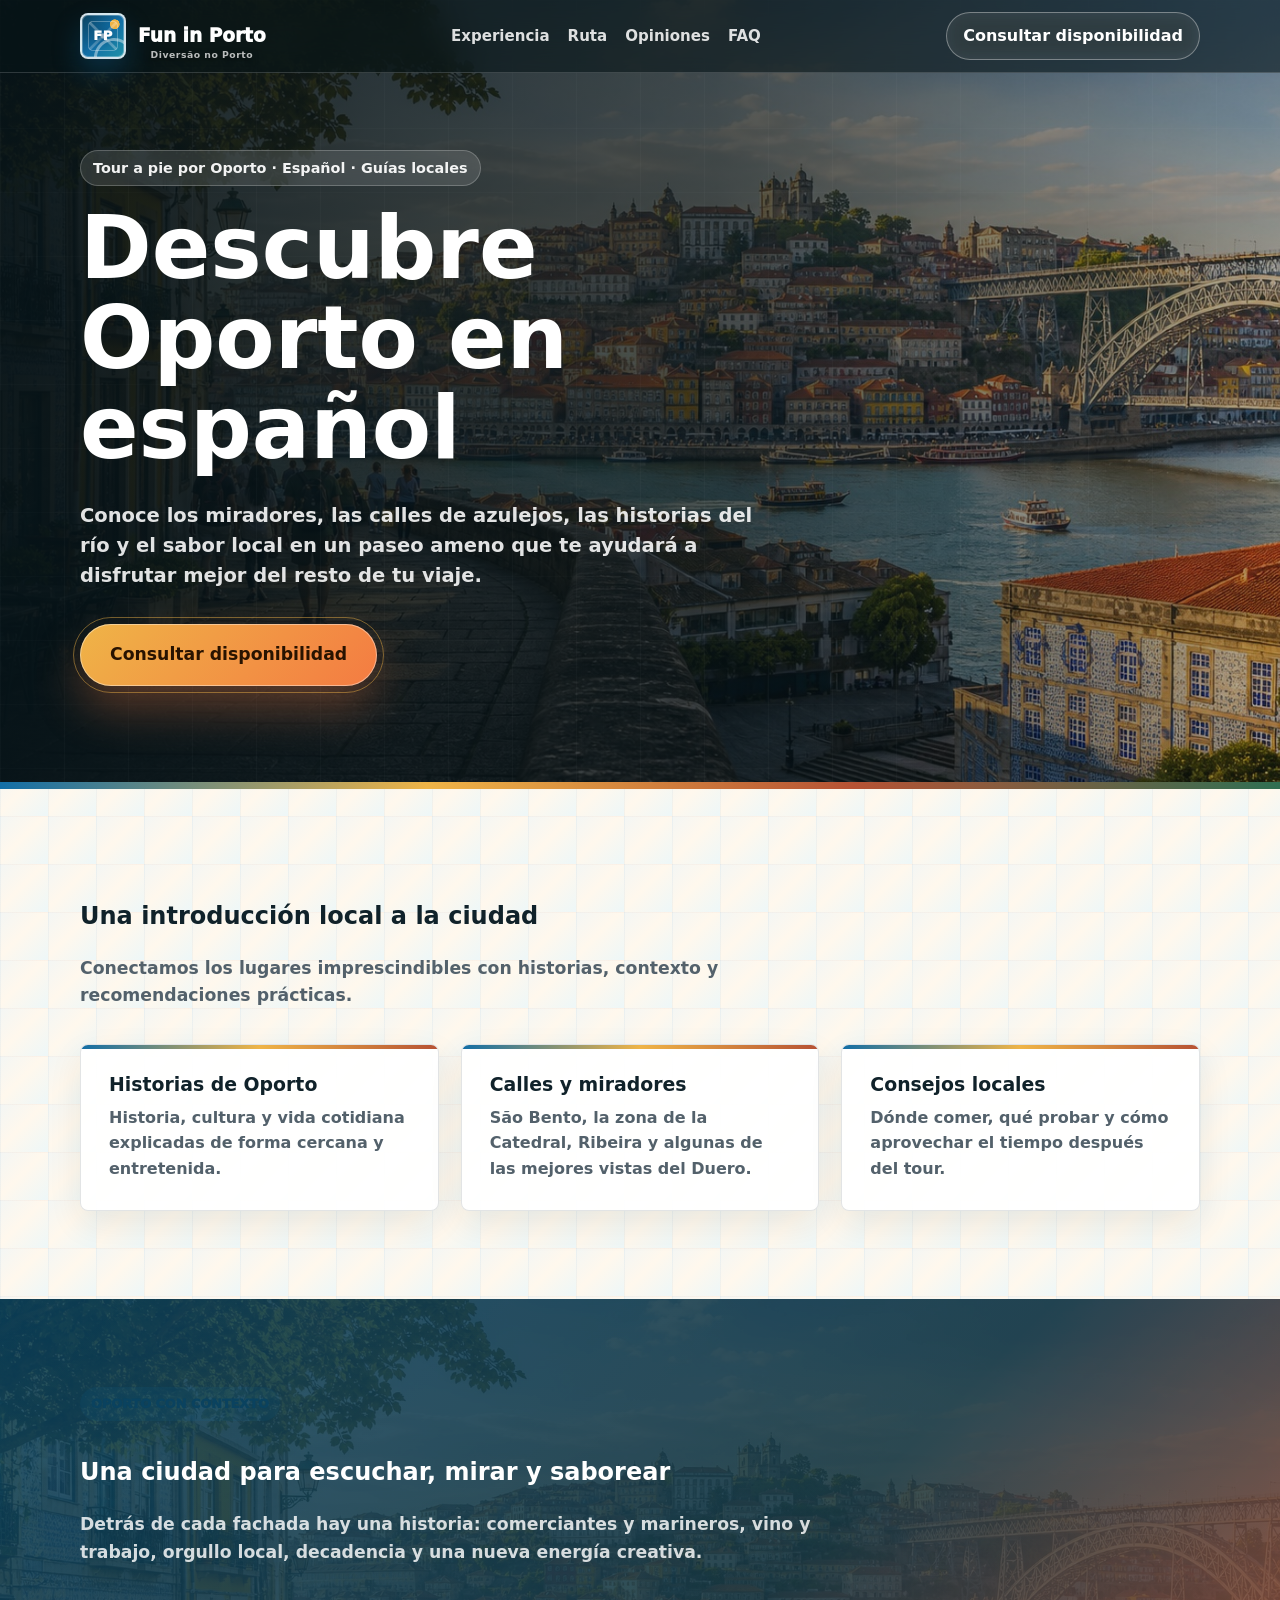
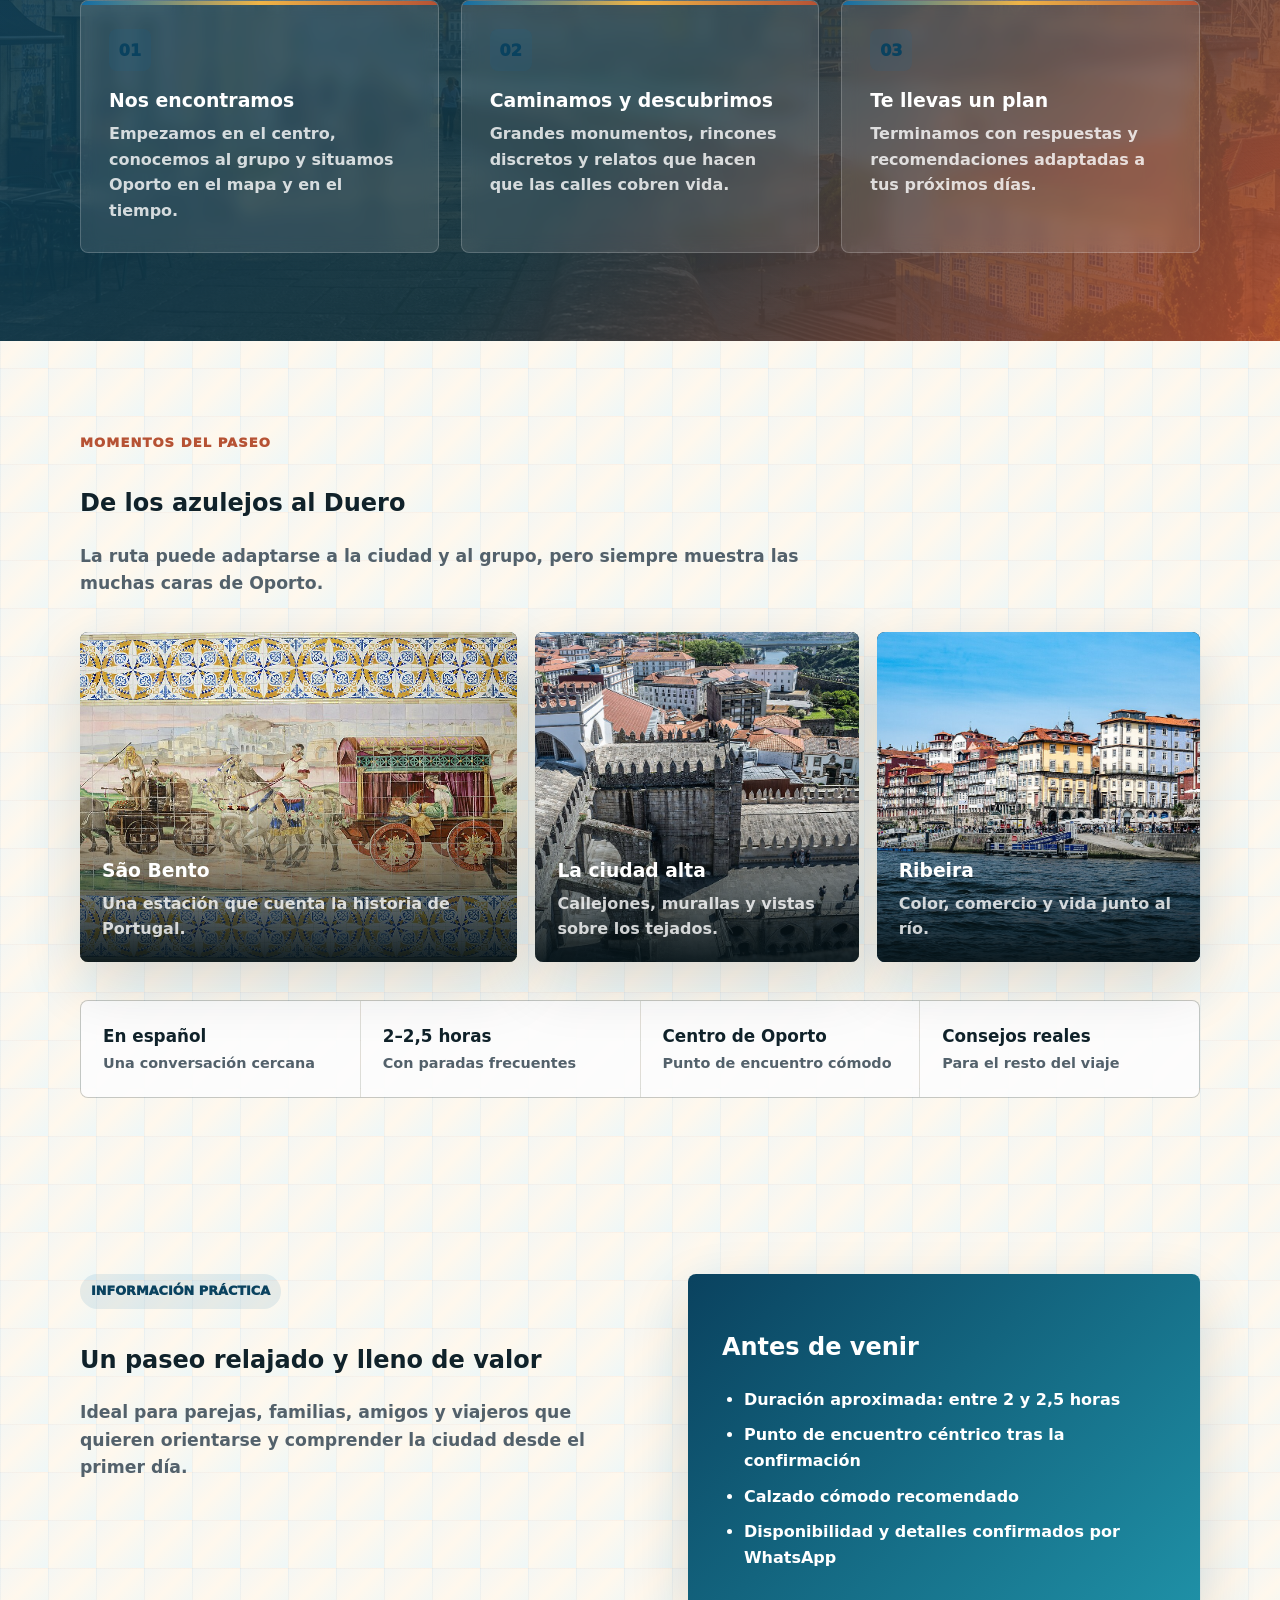
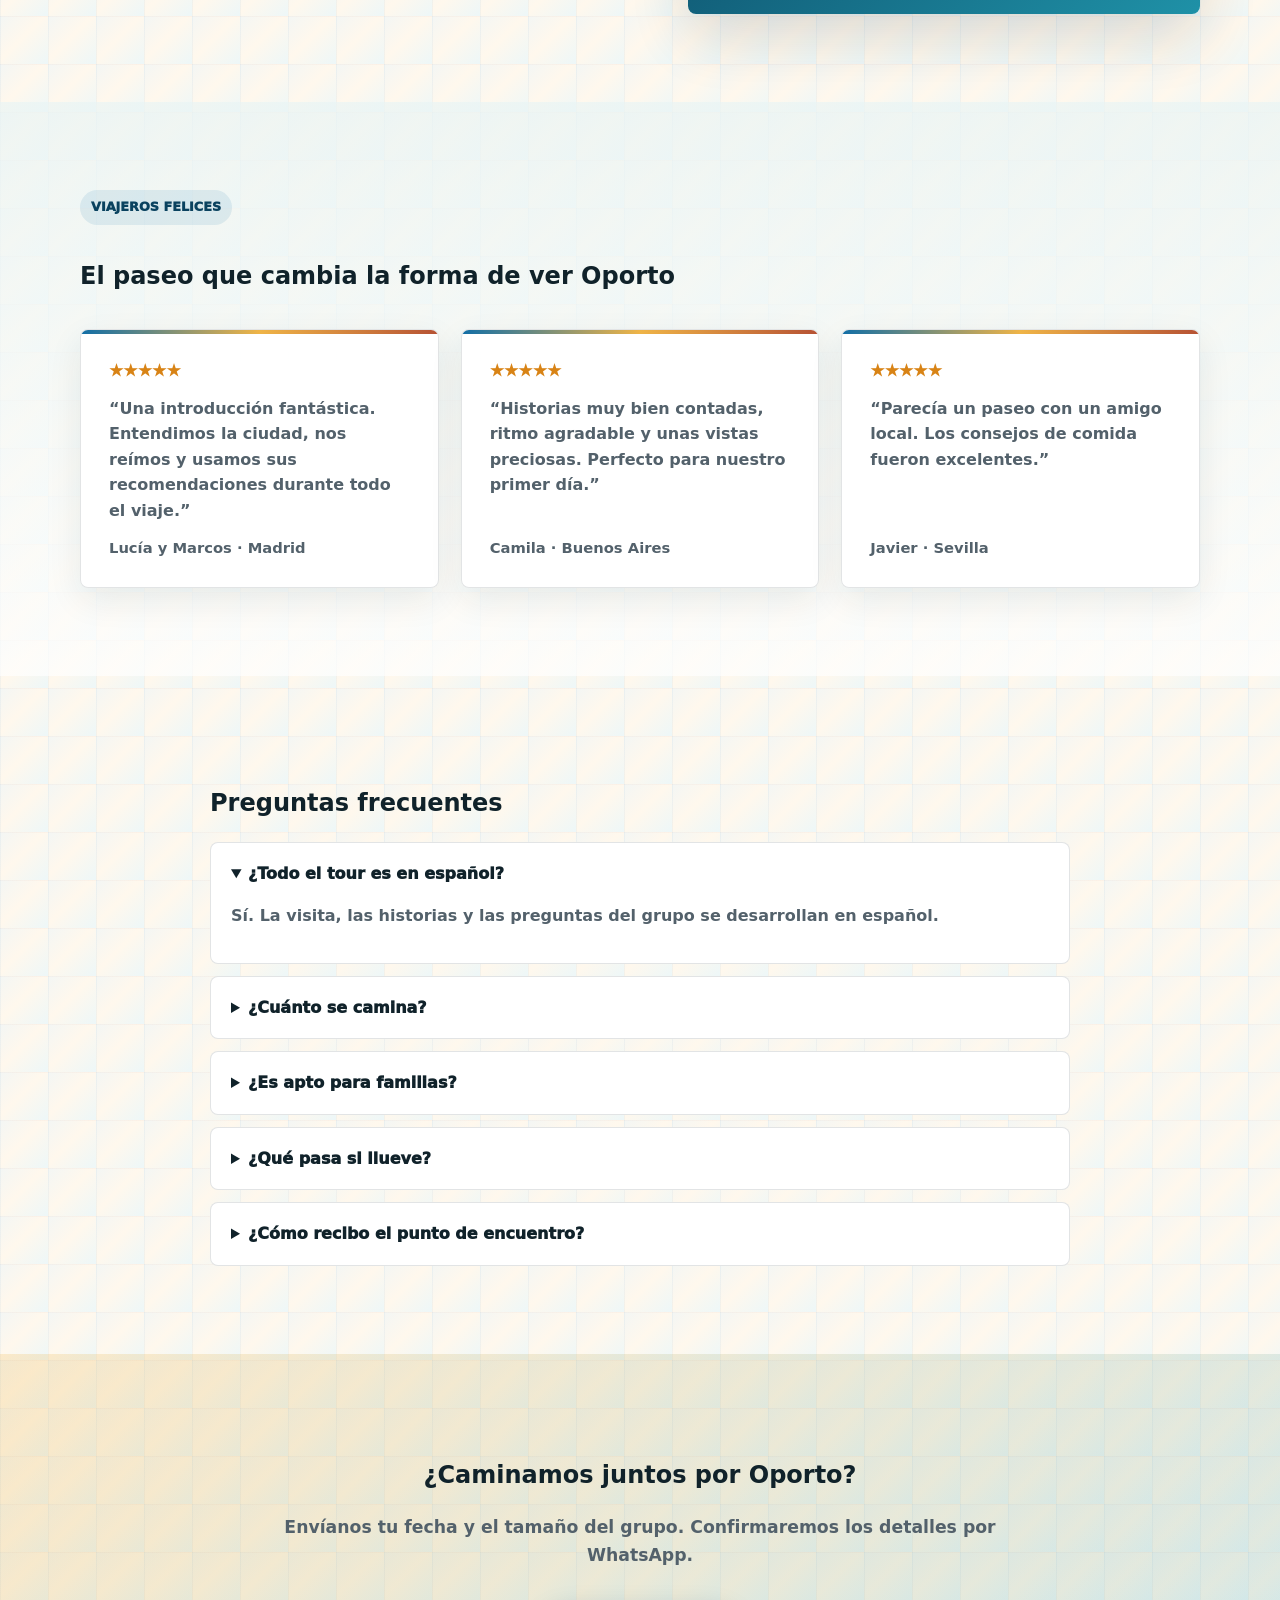
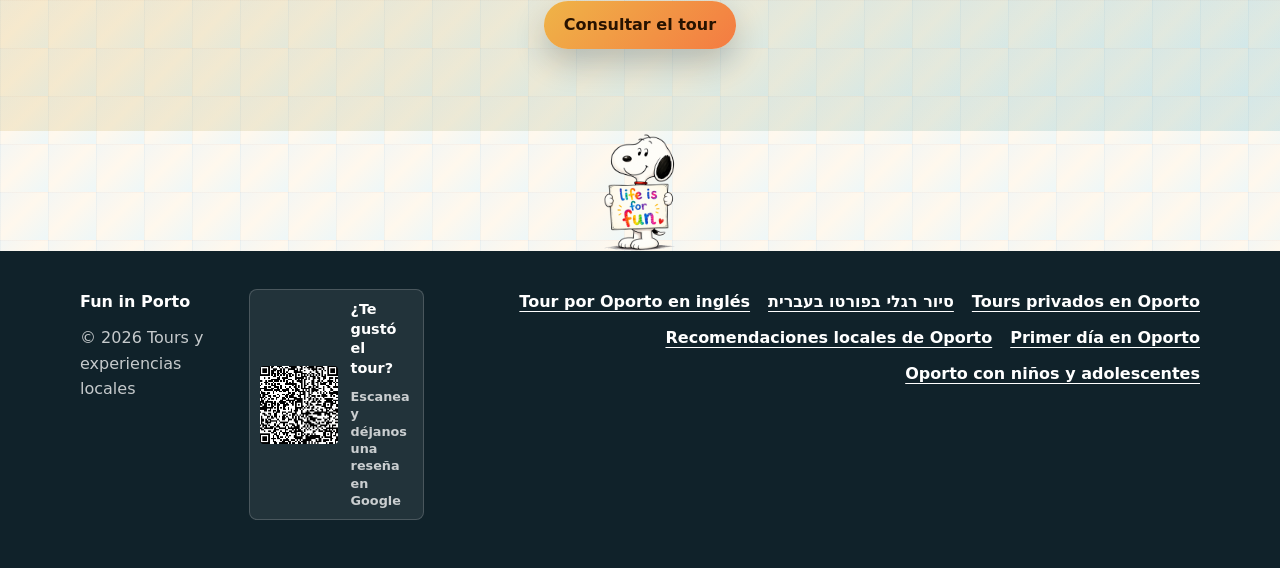
<file: walking-tour-spanish/index.html>
<!doctype html>
<html lang="es">
  <head>
    <script type="text/javascript">
      (function (c, l, a, r, i, t, y) {
        c[a] = c[a] || function () { (c[a].q = c[a].q || []).push(arguments); };
        t = l.createElement(r); t.async = 1; t.src = "https://www.clarity.ms/tag/" + i;
        y = l.getElementsByTagName(r)[0]; y.parentNode.insertBefore(t, y);
      })(window, document, "clarity", "script", "xnc4q0qsfw");
    </script>
    <meta charset="utf-8" />
    <meta name="viewport" content="width=device-width,initial-scale=1" />
    <title>Tour a Pie por Oporto en Español | Fun in Porto</title>
    <meta
      name="description"
      content="Descubre Oporto en español con un guía local: miradores, calles históricas, historias, gastronomía y consejos útiles."
    />
    <meta name="robots" content="index, follow" />
    <meta name="theme-color" content="#0a425f" />
    <link rel="canonical" href="https://funinporto.com/walking-tour-spanish/" />
    <link rel="alternate" hreflang="en" href="https://funinporto.com/" />
    <link
      rel="alternate"
      hreflang="he"
      href="https://funinporto.com/porto-walking-tour-hebrew/"
    />
    <link
      rel="alternate"
      hreflang="es"
      href="https://funinporto.com/walking-tour-spanish/"
    />
    <link rel="alternate" hreflang="x-default" href="https://funinporto.com/" />
    <meta property="og:type" content="website" />
    <meta property="og:locale" content="es_ES" />
    <meta property="og:locale:alternate" content="en_US" />
    <meta property="og:locale:alternate" content="he_IL" />
    <meta property="og:site_name" content="Fun in Porto" />
    <meta
      property="og:url"
      content="https://funinporto.com/walking-tour-spanish/"
    />
    <meta property="og:title" content="Tour a pie por Oporto en español" />
    <meta
      property="og:description"
      content="Descubre Oporto con historias, miradores y consejos de un guía local."
    />
    <meta
      property="og:image"
      content="https://funinporto.com/assets/porto-hero.jpg"
    />
    <meta property="og:image:type" content="image/jpeg" />
    <meta property="og:image:width" content="1823" />
    <meta property="og:image:height" content="863" />
    <meta
      property="og:image:alt"
      content="Vista de Oporto y el río Duero para el tour a pie en español"
    />
    <meta name="twitter:card" content="summary_large_image" />
    <meta name="twitter:title" content="Tour a pie por Oporto en español" />
    <meta
      name="twitter:description"
      content="Descubre Oporto con historias, miradores y consejos de un guía local."
    />
    <meta
      name="twitter:image"
      content="https://funinporto.com/assets/porto-hero.jpg"
    />
    <script type="application/ld+json">
      {
        "@context": "https://schema.org",
        "@type": ["TouristTrip", "Service"],
        "@id": "https://funinporto.com/walking-tour-spanish/#tour",
        "name": "Tour a pie por Oporto en español",
        "description": "Tour a pie por Oporto en español con historias, miradores, gastronomía y consejos locales.",
        "url": "https://funinporto.com/walking-tour-spanish/",
        "image": "https://funinporto.com/assets/porto-hero.jpg",
        "inLanguage": "es",
        "availableLanguage": {
          "@type": "Language",
          "name": "Spanish",
          "alternateName": "Español"
        },
        "areaServed": {
          "@type": "City",
          "name": "Porto",
          "addressCountry": "PT"
        },
        "provider": {
          "@type": "Organization",
          "name": "Fun in Porto",
          "url": "https://funinporto.com/"
        }
      }
    </script>
    <link rel="icon" href="../favicon.svg" />
    <link rel="stylesheet" href="../styles.css?v=20260711-1" />
    <link rel="stylesheet" href="../landing-pages.css?v=20260711-1" />
  </head>
  <body class="landing-page">
    <nav class="nav">
      <div class="container nav-inner">
        <a class="logo" href="../">
          <span class="logo-mark">FP</span><span>Fun in Porto</span>
        </a>
        <div class="nav-links">
          <a href="#experiencia">Experiencia</a><a href="#ruta">Ruta</a
          ><a href="#opiniones">Opiniones</a><a href="#faq">FAQ</a>
        </div>
        <button class="landing-nav-cta" onclick="openWhatsApp()">
          Consultar disponibilidad
        </button>
      </div>
    </nav>
    <main>
      <section class="hero landing-hero">
        <div class="container hero-shell">
          <div class="hero-copy">
            <div class="kicker">
              Tour a pie por Oporto · Español · Guías locales
            </div>
            <h1>Descubre Oporto en español</h1>
            <p class="lead">
              Conoce los miradores, las calles de azulejos, las historias del
              río y el sabor local en un paseo ameno que te ayudará a disfrutar
              mejor del resto de tu viaje.
            </p>
            <div class="hero-actions">
              <button class="btn sun hero-primary-cta" onclick="openWhatsApp()">
                Consultar disponibilidad
              </button>
            </div>
          </div>
        </div>
      </section>
      <section class="landing-section">
        <div class="container">
          <h2>Una introducción local a la ciudad</h2>
          <p class="section-intro">
            Conectamos los lugares imprescindibles con historias, contexto y
            recomendaciones prácticas.
          </p>
          <div class="landing-grid">
            <article class="card landing-card">
              <h3>Historias de Oporto</h3>
              <p>
                Historia, cultura y vida cotidiana explicadas de forma cercana y
                entretenida.
              </p>
            </article>
            <article class="card landing-card">
              <h3>Calles y miradores</h3>
              <p>
                São Bento, la zona de la Catedral, Ribeira y algunas de las
                mejores vistas del Duero.
              </p>
            </article>
            <article class="card landing-card">
              <h3>Consejos locales</h3>
              <p>
                Dónde comer, qué probar y cómo aprovechar el tiempo después del
                tour.
              </p>
            </article>
          </div>
        </div>
      </section>
      <section id="experiencia" class="landing-section landing-story">
        <div class="container">
          <span class="guide-tag">Oporto con contexto</span>
          <h2>Una ciudad para escuchar, mirar y saborear</h2>
          <p class="section-intro">
            Detrás de cada fachada hay una historia: comerciantes y marineros,
            vino y trabajo, orgullo local, decadencia y una nueva energía
            creativa.
          </p>
          <div class="landing-grid">
            <article class="card landing-card">
              <div class="num">01</div>
              <h3>Nos encontramos</h3>
              <p>
                Empezamos en el centro, conocemos al grupo y situamos Oporto en
                el mapa y en el tiempo.
              </p>
            </article>
            <article class="card landing-card">
              <div class="num">02</div>
              <h3>Caminamos y descubrimos</h3>
              <p>
                Grandes monumentos, rincones discretos y relatos que hacen que
                las calles cobren vida.
              </p>
            </article>
            <article class="card landing-card">
              <div class="num">03</div>
              <h3>Te llevas un plan</h3>
              <p>
                Terminamos con respuestas y recomendaciones adaptadas a tus
                próximos días.
              </p>
            </article>
          </div>
        </div>
      </section>
      <section id="ruta" class="landing-section">
        <div class="container">
          <span class="landing-eyebrow">Momentos del paseo</span>
          <h2>De los azulejos al Duero</h2>
          <p class="section-intro">
            La ruta puede adaptarse a la ciudad y al grupo, pero siempre muestra
            las muchas caras de Oporto.
          </p>
          <div class="landing-gallery">
            <article class="landing-place">
              <img
                src="../assets/porto-card-sao-bento.jpg"
                alt="Azulejos de la estación de São Bento"
                loading="lazy"
              />
              <div class="landing-place-copy">
                <h3>São Bento</h3>
                <p>Una estación que cuenta la historia de Portugal.</p>
              </div>
            </article>
            <article class="landing-place">
              <img
                src="../assets/porto-card-cathedral.jpg"
                alt="Catedral y tejados de Oporto"
                loading="lazy"
              />
              <div class="landing-place-copy">
                <h3>La ciudad alta</h3>
                <p>Callejones, murallas y vistas sobre los tejados.</p>
              </div>
            </article>
            <article class="landing-place">
              <img
                src="../assets/porto-card-ribeira.jpg"
                alt="Ribeira junto al río Duero"
                loading="lazy"
              />
              <div class="landing-place-copy">
                <h3>Ribeira</h3>
                <p>Color, comercio y vida junto al río.</p>
              </div>
            </article>
          </div>
          <div class="landing-proof">
            <div>
              <strong>En español</strong><span>Una conversación cercana</span>
            </div>
            <div>
              <strong>2–2,5 horas</strong><span>Con paradas frecuentes</span>
            </div>
            <div>
              <strong>Centro de Oporto</strong
              ><span>Punto de encuentro cómodo</span>
            </div>
            <div>
              <strong>Consejos reales</strong
              ><span>Para el resto del viaje</span>
            </div>
          </div>
        </div>
      </section>
      <section class="landing-section">
        <div class="container landing-split">
          <div>
            <span class="guide-tag">Información práctica</span>
            <h2>Un paseo relajado y lleno de valor</h2>
            <p class="section-intro">
              Ideal para parejas, familias, amigos y viajeros que quieren
              orientarse y comprender la ciudad desde el primer día.
            </p>
          </div>
          <div class="landing-panel">
            <h2>Antes de venir</h2>
            <ul class="landing-list">
              <li>Duración aproximada: entre 2 y 2,5 horas</li>
              <li>Punto de encuentro céntrico tras la confirmación</li>
              <li>Calzado cómodo recomendado</li>
              <li>Disponibilidad y detalles confirmados por WhatsApp</li>
            </ul>
          </div>
        </div>
      </section>
      <section id="opiniones" class="landing-section landing-reviews">
        <div class="container">
          <span class="guide-tag">Viajeros felices</span>
          <h2>El paseo que cambia la forma de ver Oporto</h2>
          <div class="landing-grid">
            <article class="card landing-card landing-review">
              <div class="review-stars">★★★★★</div>
              <p>
                “Una introducción fantástica. Entendimos la ciudad, nos reímos y
                usamos sus recomendaciones durante todo el viaje.”
              </p>
              <div class="review-meta">Lucía y Marcos · Madrid</div>
            </article>
            <article class="card landing-card landing-review">
              <div class="review-stars">★★★★★</div>
              <p>
                “Historias muy bien contadas, ritmo agradable y unas vistas
                preciosas. Perfecto para nuestro primer día.”
              </p>
              <div class="review-meta">Camila · Buenos Aires</div>
            </article>
            <article class="card landing-card landing-review">
              <div class="review-stars">★★★★★</div>
              <p>
                “Parecía un paseo con un amigo local. Los consejos de comida
                fueron excelentes.”
              </p>
              <div class="review-meta">Javier · Sevilla</div>
            </article>
          </div>
        </div>
      </section>
      <section id="faq" class="landing-section">
        <div class="container landing-faq">
          <h2>Preguntas frecuentes</h2>
          <details open>
            <summary>¿Todo el tour es en español?</summary>
            <p>
              Sí. La visita, las historias y las preguntas del grupo se
              desarrollan en español.
            </p>
          </details>
          <details>
            <summary>¿Cuánto se camina?</summary>
            <p>
              El paseo dura unas 2–2,5 horas con bastantes paradas. Oporto tiene
              cuestas y adoquines, así que recomendamos calzado cómodo.
            </p>
          </details>
          <details>
            <summary>¿Es apto para familias?</summary>
            <p>
              Sí. Mantenemos un ambiente relajado y acogedor. Cuéntanos al
              reservar si el grupo tiene alguna necesidad concreta.
            </p>
          </details>
          <details>
            <summary>¿Qué pasa si llueve?</summary>
            <p>
              Normalmente caminamos con lluvia ligera. Confirmaremos cualquier
              cambio importante por WhatsApp.
            </p>
          </details>
          <details>
            <summary>¿Cómo recibo el punto de encuentro?</summary>
            <p>
              Después de confirmar la disponibilidad enviamos por WhatsApp la
              hora, la ubicación exacta y los detalles.
            </p>
          </details>
        </div>
      </section>
      <section class="landing-cta">
        <div class="container">
          <h2>¿Caminamos juntos por Oporto?</h2>
          <p class="section-intro">
            Envíanos tu fecha y el tamaño del grupo. Confirmaremos los detalles
            por WhatsApp.
          </p>
          <button class="btn sun" onclick="openWhatsApp()">
            Consultar el tour
          </button>
        </div>
      </section>
    </main>
    <div class="footer-signature-wrap">
      <img
        class="footer-signature"
        src="../assets/anat-signature-snoopy.png"
        alt="Life is for fun"
        loading="lazy"
      />
    </div>
    <button
      class="availability-float"
      type="button"
      onclick="openWhatsApp()"
      aria-label="Consultar disponibilidad del tour por Oporto en español"
    >
      <span>Consultar disponibilidad</span>
    </button>
    <footer class="landing-footer">
      <div class="container landing-footer-inner">
        <div>
          <strong>Fun in Porto</strong
          ><span
            >© <span data-current-year>2026</span> Tours y experiencias
            locales</span
          >
        </div>
        <a
          class="footer-review-qr"
          href="https://g.page/r/CSYGoQ_DJxl_EBM/review"
          target="_blank"
          rel="noopener"
          ><img
            src="../assets/google-review-qr.png"
            alt="Código QR para dejar una reseña de Fun in Porto en Google"
            loading="lazy"
          /><span
            ><strong>¿Te gustó el tour?</strong> Escanea y déjanos una reseña en
            Google</span
          ></a
        >
        <nav class="landing-footer-links" aria-label="Más páginas">
          <a href="../">Tour por Oporto en inglés</a
          ><a href="../porto-walking-tour-hebrew/" lang="he" dir="rtl"
            >סיור רגלי בפורטו בעברית</a
          ><a href="../private-tours-porto/">Tours privados en Oporto</a
          ><a href="../porto-top-attractions/">Recomendaciones locales de Oporto</a>
          <a href="../first-day-in-porto/">Primer día en Oporto</a>
          <a href="../porto-with-kids-and-teenagers/"
            >Oporto con niños y adolescentes</a
          >
        </nav>
      </div>
    </footer>
    <script src="../script.js?v=20260707-1"></script>
  </body>
</html>
</file>
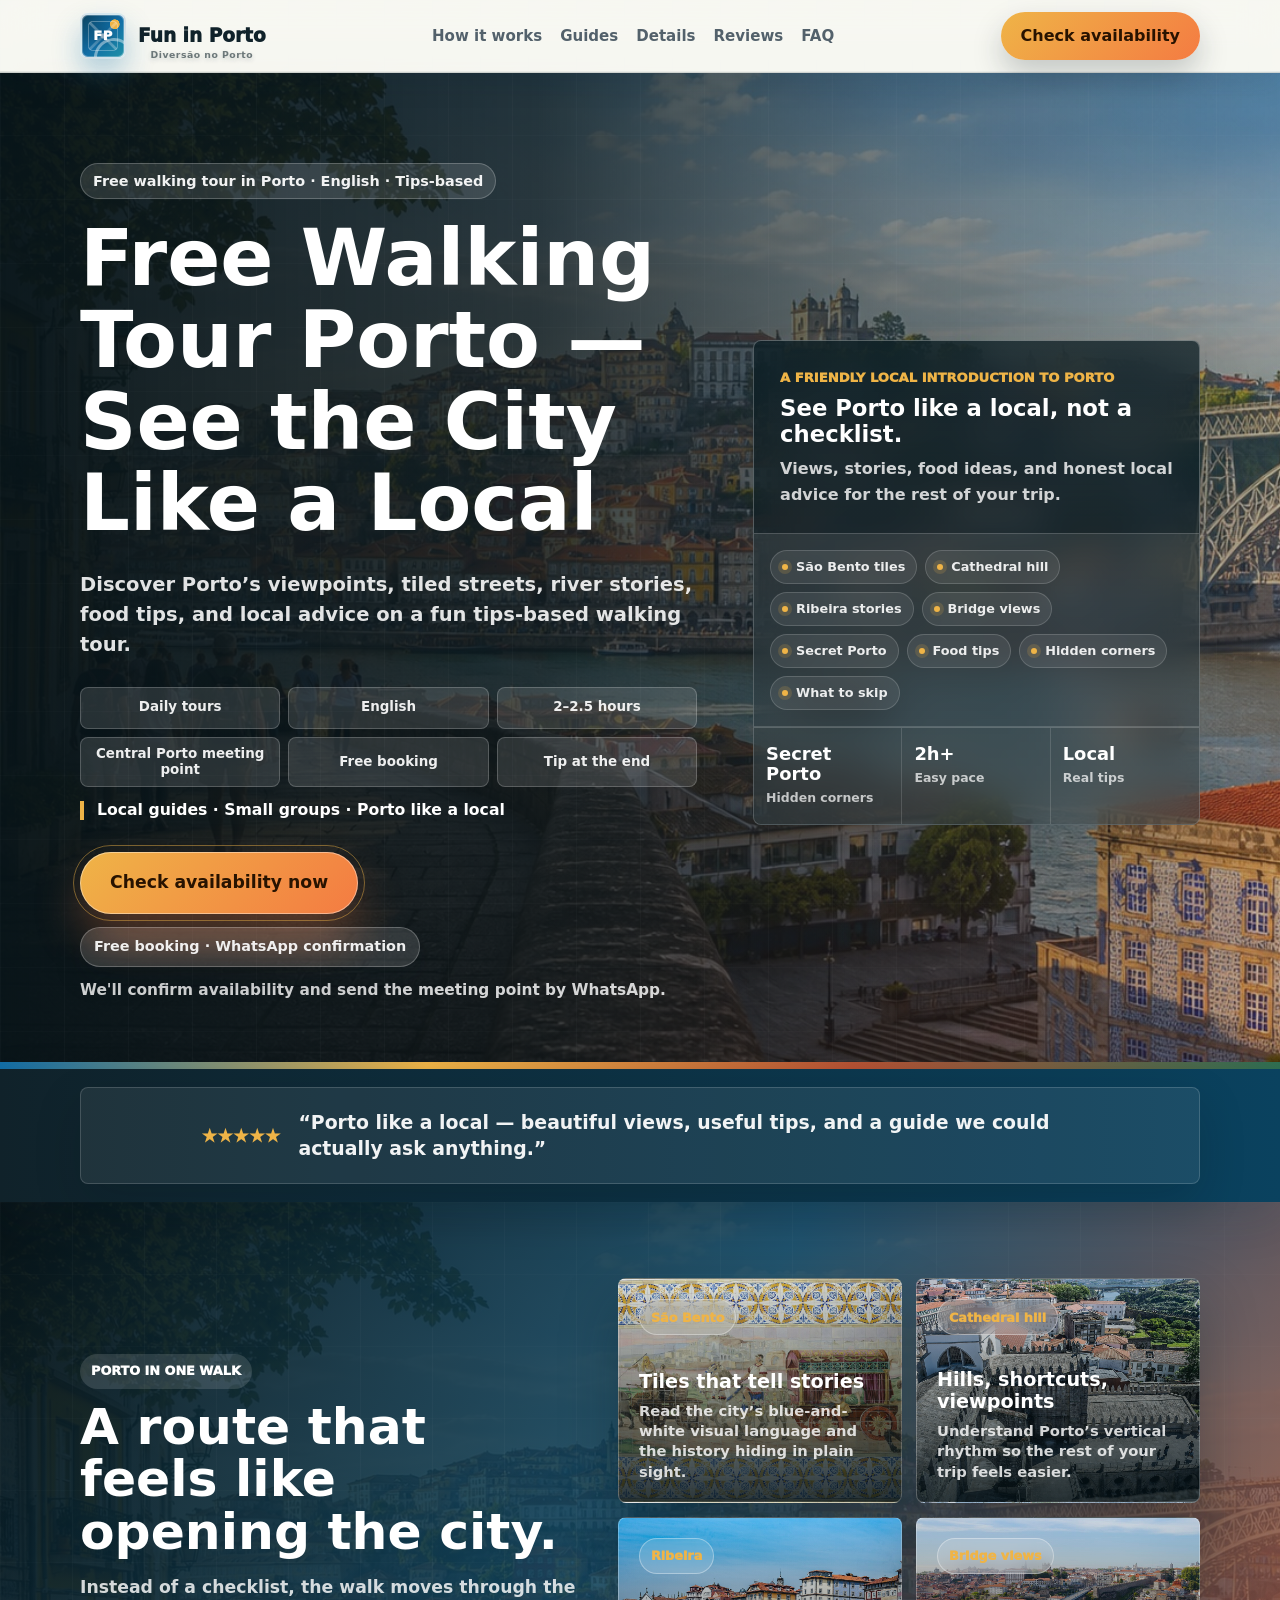
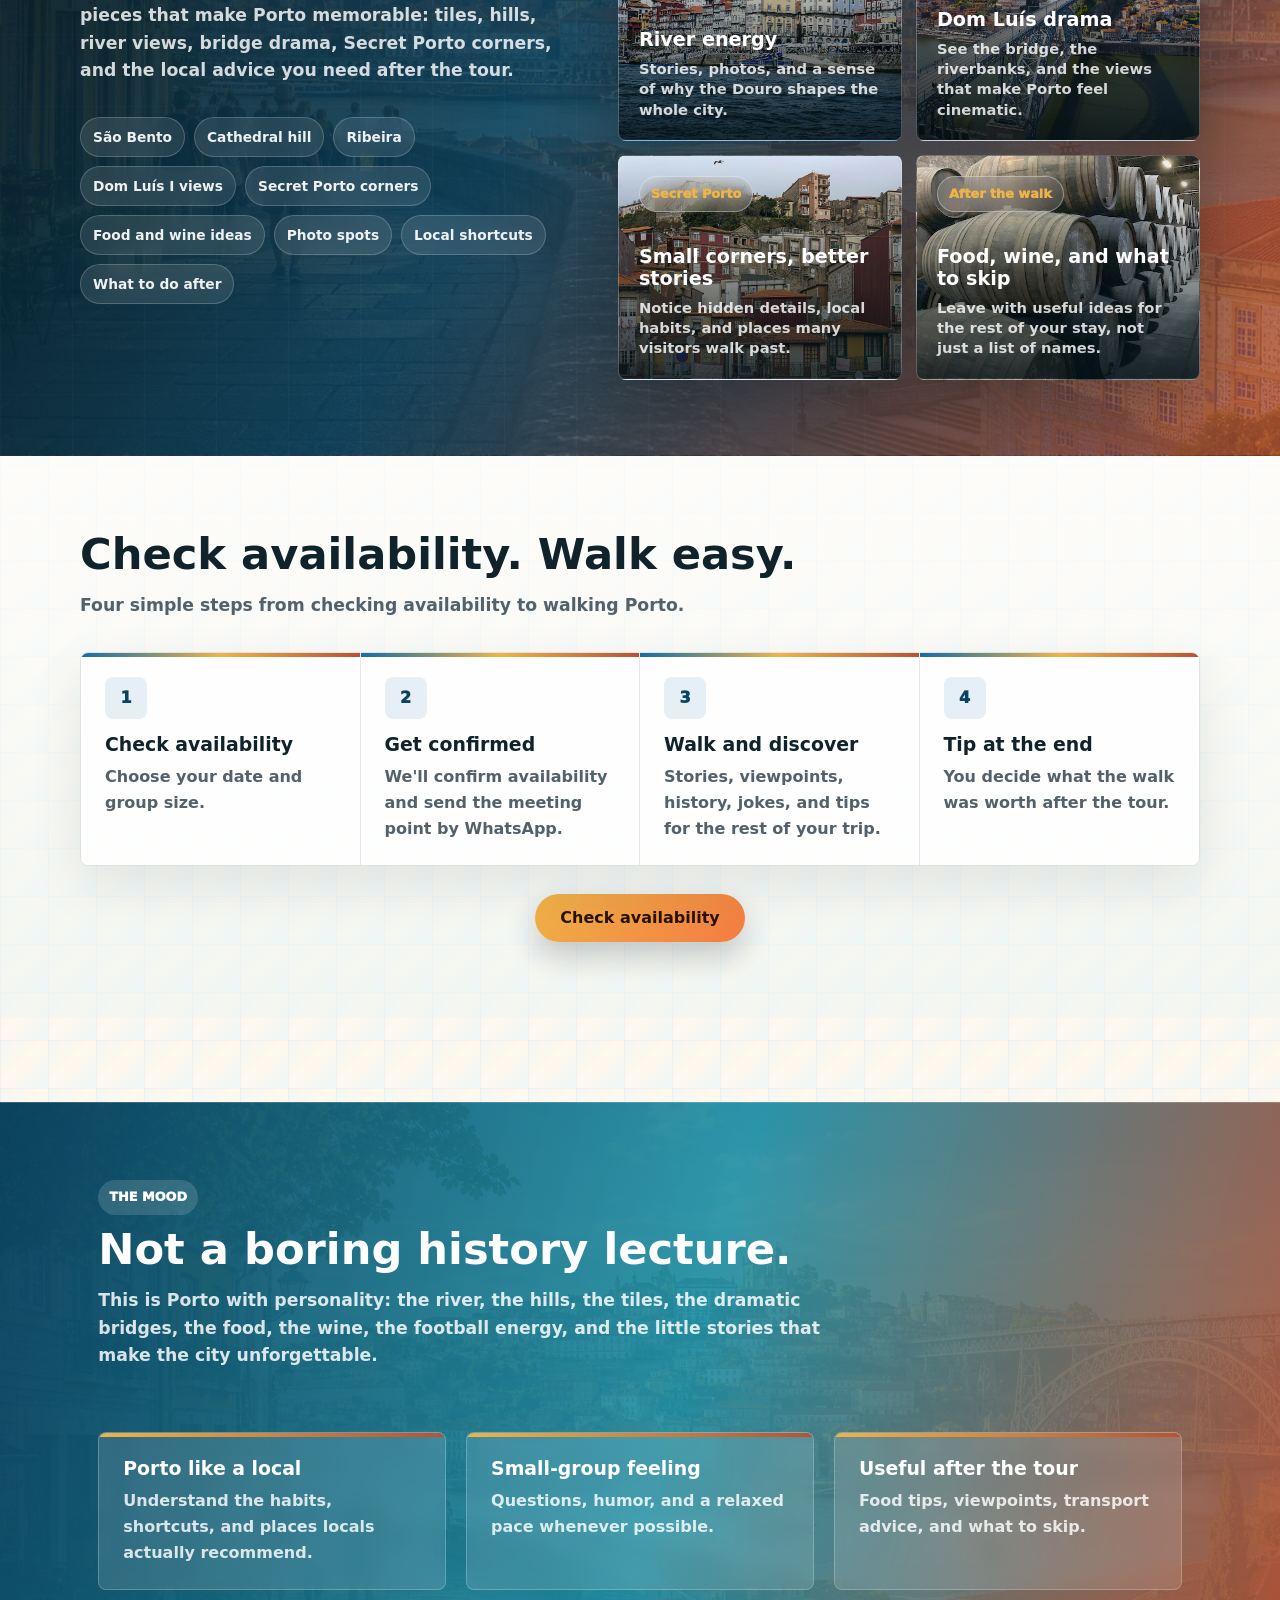
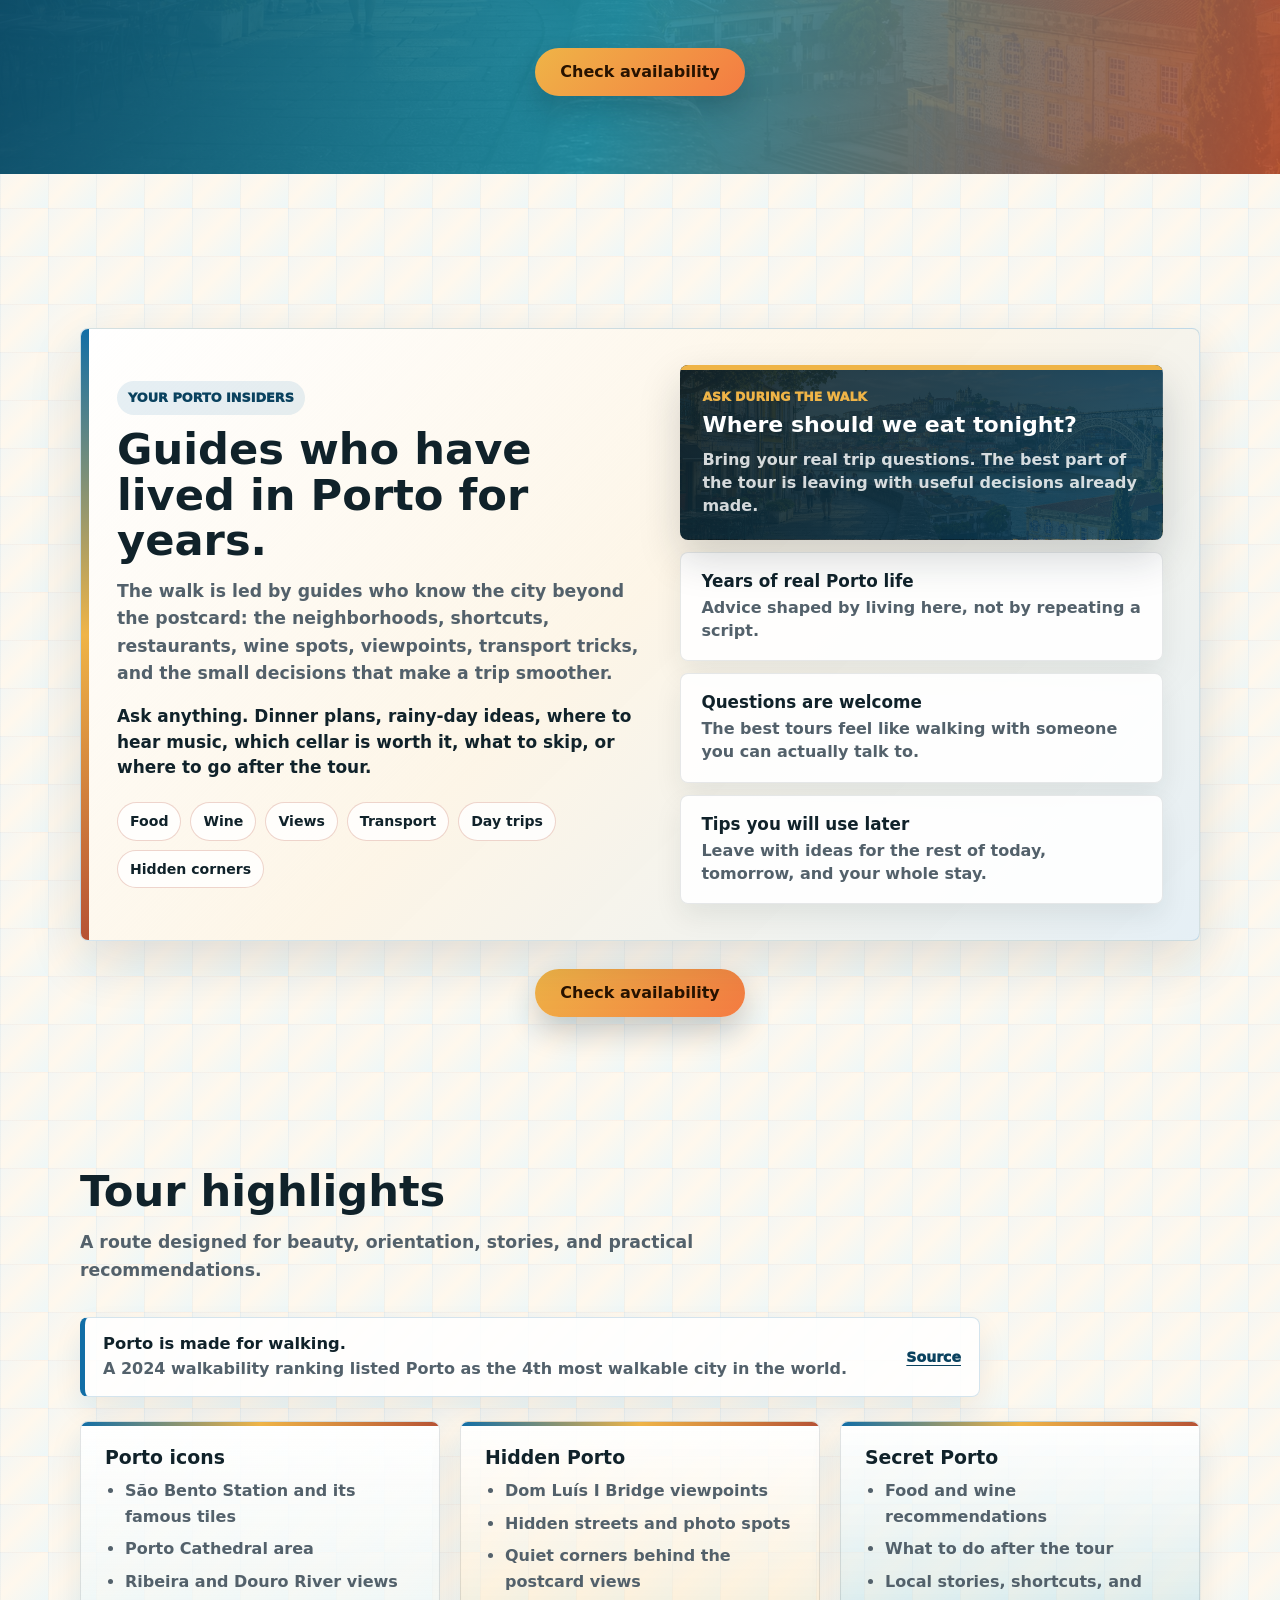
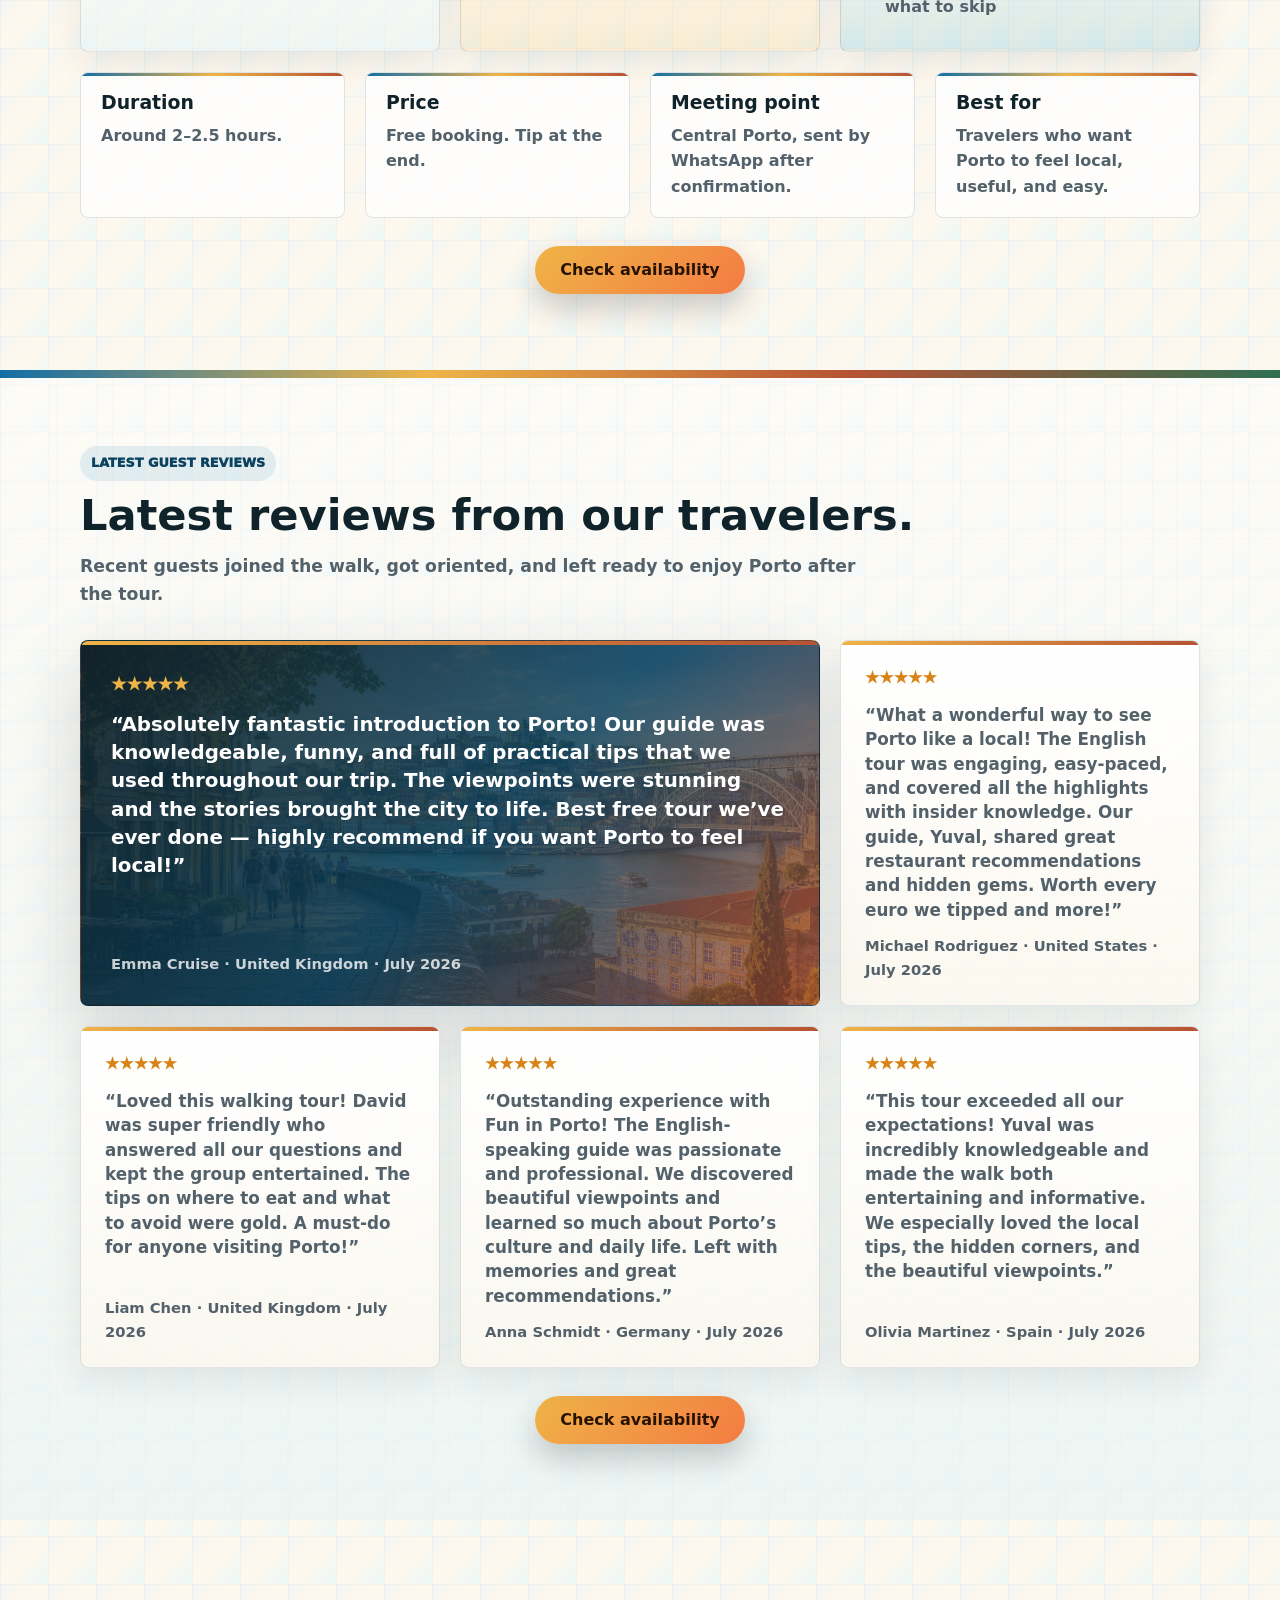
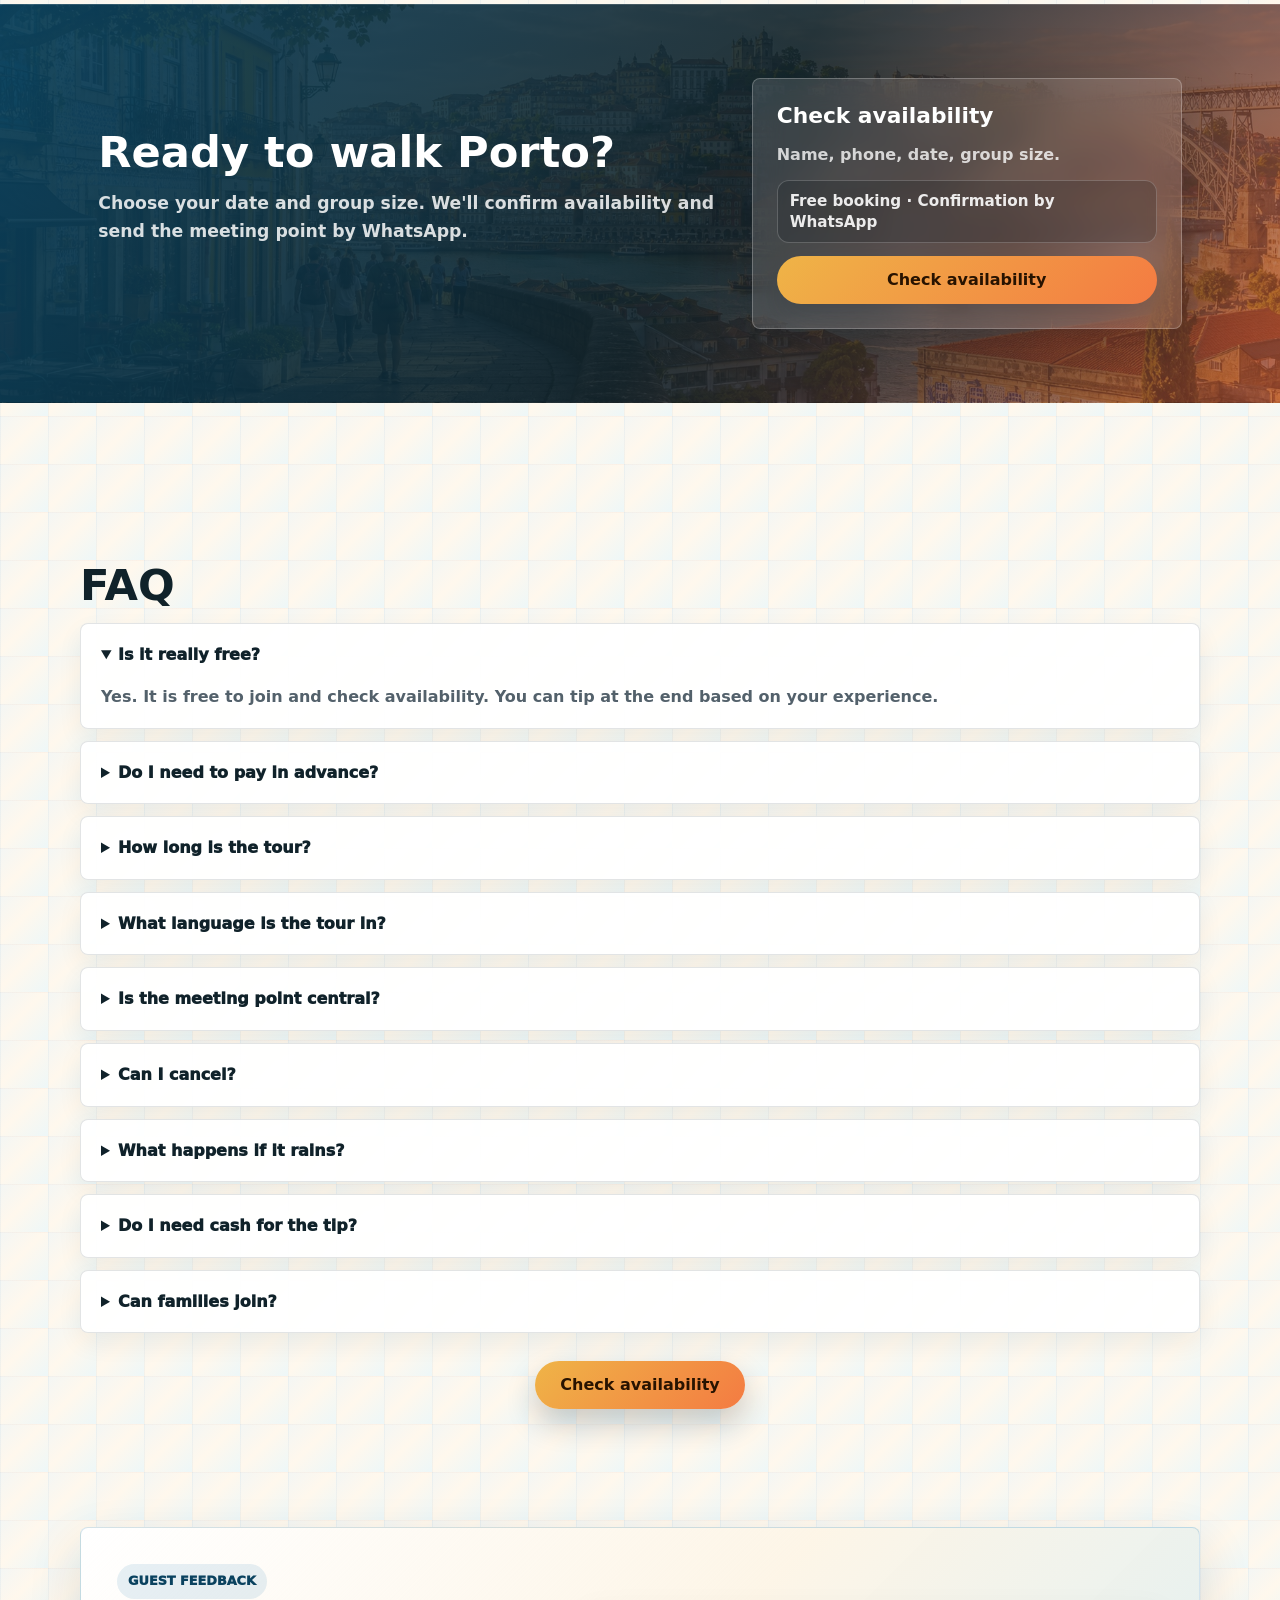
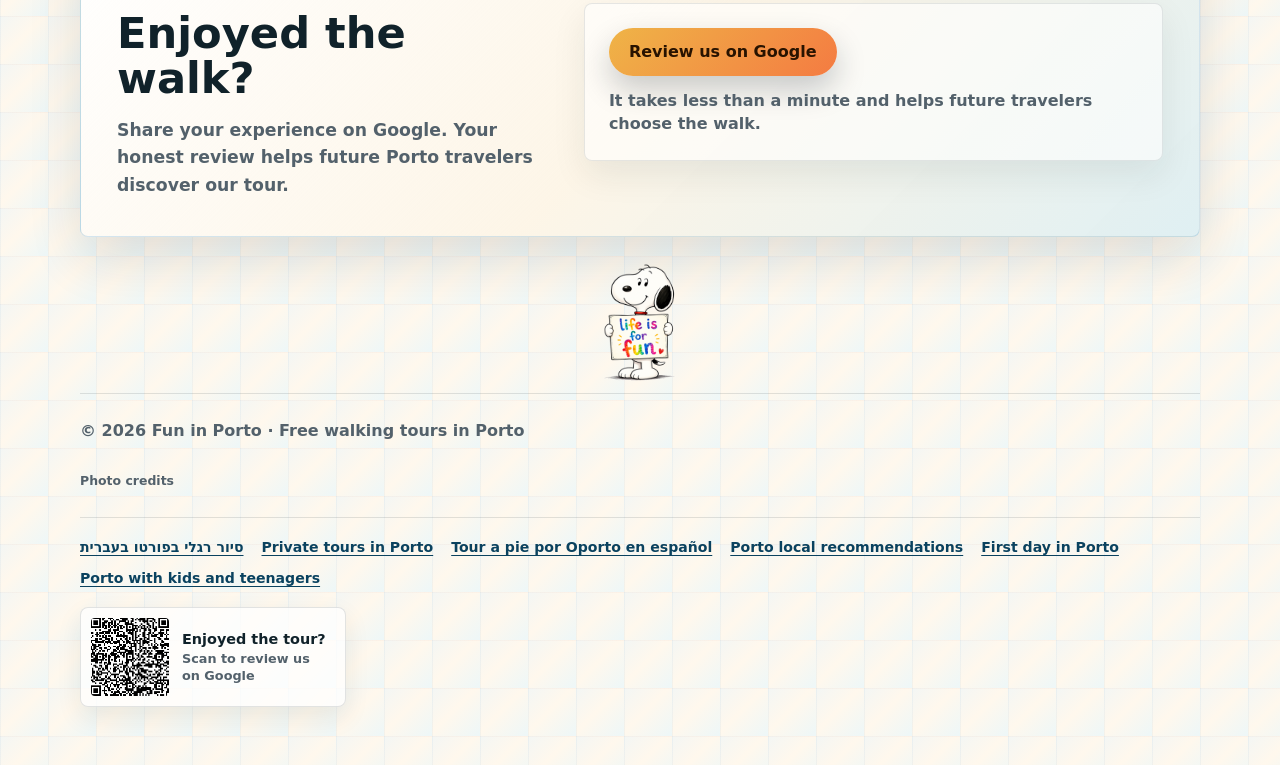
<file: english.html>
<!doctype html>
<html lang="en">
  <head>
    <script type="text/javascript">
      (function (c, l, a, r, i, t, y) {
        c[a] = c[a] || function () { (c[a].q = c[a].q || []).push(arguments); };
        t = l.createElement(r); t.async = 1; t.src = "https://www.clarity.ms/tag/" + i;
        y = l.getElementsByTagName(r)[0]; y.parentNode.insertBefore(t, y);
      })(window, document, "clarity", "script", "xnc4q0qsfw");
    </script>
    <!-- Google tag (gtag.js) -->
    <script
      async
      src="https://www.googletagmanager.com/gtag/js?id=G-XQTJXGKEKD"
    ></script>
    <script>
      window.dataLayer = window.dataLayer || [];
      function gtag() {
        dataLayer.push(arguments);
      }
      gtag("js", new Date());

      gtag("config", "G-XQTJXGKEKD");
    </script>
    <meta charset="utf-8" />
    <meta name="viewport" content="width=device-width, initial-scale=1" />
    <meta name="robots" content="noindex, follow" />
    <meta http-equiv="refresh" content="0; url=index.html" />
    <link rel="icon" href="favicon.svg" type="image/svg+xml" />
    <title>Fun in Porto | Redirecting</title>
    <meta
      name="description"
      content="Redirecting to Fun in Porto, a free walking tour in Porto in English with local guides, viewpoints, stories, and WhatsApp confirmation."
    />
    <link rel="canonical" href="https://funinporto.com/" />
    <link rel="stylesheet" href="styles.css?v=20260707-3" />
  </head>
  <body>
    <main class="section">
      <div class="container">
        <h1 class="redirect-title">Fun in Porto</h1>
        <p class="section-intro">Redirecting you to the main tour page.</p>
        <a class="btn sun" href="index.html">Go to Fun in Porto</a>
      </div>
    </main>

    <script>
      window.location.replace("index.html");
    </script>
  </body>
</html>
</file>
<file: styles.css>
:root {
  --ink: #10222a;
  --muted: #53616b;
  --paper: #f3f6f4;
  --card: #ffffff;
  --mist: #e9f4f4;
  --azulejo: #126ea6;
  --azulejo-dark: #0a425f;
  --terracotta: #b65234;
  --gold: #efb447;
  --river: #1f91a7;
  --vine: #2f6f52;
  --line: rgba(16, 34, 42, 0.12);
  --shadow: 0 22px 60px rgba(16, 34, 42, 0.14);
  --radius: 8px;
}

/* Base */
* {
  box-sizing: border-box;
}
html {
  max-width: 100%;
  overflow-x: hidden;
  scroll-behavior: smooth;
}
body {
  margin: 0;
  padding-top: 71px;
  font-family:
    Inter,
    ui-sans-serif,
    system-ui,
    -apple-system,
    BlinkMacSystemFont,
    "Segoe UI",
    Arial,
    sans-serif;
  background:
    linear-gradient(90deg, rgba(18, 110, 166, 0.045) 1px, transparent 1px),
    linear-gradient(180deg, rgba(182, 82, 52, 0.035) 1px, transparent 1px),
    linear-gradient(135deg, #f3f6f4 0%, #fff8ed 46%, #edf7f8 100%);
  background-size: 48px 48px;
  color: var(--ink);
  line-height: 1.6;
  overflow-x: hidden;
}
button {
  font: inherit;
  border: 0;
  cursor: pointer;
}
a {
  color: inherit;
  text-decoration: none;
}
.container {
  width: min(1120px, 92%);
  margin: auto;
}
[id] {
  scroll-margin-top: 92px;
}

/* Navigation */
.nav {
  position: fixed;
  top: 0;
  left: 0;
  right: 0;
  z-index: 80;
  background: rgba(246, 247, 242, 0.88);
  backdrop-filter: blur(18px);
  border-bottom: 1px solid var(--line);
  box-shadow: 0 12px 28px rgba(16, 34, 42, 0.09);
}
.nav-inner {
  display: flex;
  align-items: center;
  justify-content: space-between;
  padding: 12px 0;
  gap: 18px;
}
.logo {
  display: flex;
  align-items: center;
  gap: 12px;
  font-weight: 950;
  font-size: 1.16rem;
  color: var(--ink);
}
.logo > span:last-child {
  position: relative;
}
.logo > span:last-child::after {
  content: "Diversão no Porto";
  position: absolute;
  top: calc(100% - 1px);
  left: 50%;
  width: max-content;
  transform: translateX(-50%);
  color: rgba(16, 34, 42, 0.58);
  font-size: 0.58rem;
  font-weight: 800;
  letter-spacing: 0.055em;
  line-height: 1;
  text-shadow: 0 2px 5px rgba(16, 34, 42, 0.2);
  pointer-events: none;
}
.logo-mark {
  position: relative;
  isolation: isolate;
  overflow: hidden;
  width: 46px;
  height: 46px;
  border-radius: var(--radius);
  display: grid;
  place-items: center;
  border: 2px solid rgba(255, 255, 255, 0.82);
  background:
    radial-gradient(circle at 78% 22%, var(--gold) 0 10%, transparent 11%),
    linear-gradient(
      135deg,
      var(--azulejo-dark) 0%,
      var(--azulejo) 52%,
      var(--river) 100%
    );
  color: white;
  font-size: 0.82rem;
  font-weight: 950;
  line-height: 1;
  letter-spacing: 0.04em;
  text-shadow: 0 2px 10px rgba(6, 19, 24, 0.42);
  box-shadow:
    0 14px 28px rgba(18, 110, 166, 0.3),
    inset 0 0 0 1px rgba(255, 255, 255, 0.28);
}
.logo-mark:before {
  content: "";
  position: absolute;
  inset: 6px;
  z-index: -1;
  border: 1px solid rgba(255, 255, 255, 0.42);
  border-radius: 5px;
  background:
    linear-gradient(
      45deg,
      transparent 46%,
      rgba(255, 255, 255, 0.42) 47% 53%,
      transparent 54%
    ),
    linear-gradient(
      -45deg,
      transparent 46%,
      rgba(255, 255, 255, 0.34) 47% 53%,
      transparent 54%
    ),
    radial-gradient(
      circle at 50% 50%,
      rgba(255, 255, 255, 0.82) 0 2px,
      transparent 3px
    );
  opacity: 0.7;
}
.logo-mark:after {
  content: "";
  position: absolute;
  right: -9px;
  bottom: -8px;
  width: 34px;
  height: 24px;
  border: 3px solid rgba(255, 255, 255, 0.42);
  border-top-left-radius: 999px;
  border-top-right-radius: 999px;
  border-bottom: 0;
  transform: rotate(-8deg);
}
.nav-links {
  display: flex;
  align-items: center;
  gap: 18px;
  color: var(--muted);
  font-size: 0.94rem;
  font-weight: 800;
}
.nav-links a {
  position: relative;
  padding: 6px 0;
}
.nav-links a:after {
  content: "";
  position: absolute;
  left: 0;
  right: 0;
  bottom: 0;
  height: 2px;
  background: var(--terracotta);
  transform: scaleX(0);
  transform-origin: left;
  transition: transform 0.18s ease;
}
.nav-links a:hover {
  color: var(--ink);
}
.nav-links a:hover:after {
  transform: scaleX(1);
}

/* Buttons */
.btn {
  display: inline-flex;
  align-items: center;
  justify-content: center;
  gap: 9px;
  min-height: 48px;
  padding: 13px 20px;
  border-radius: 999px;
  background: var(--ink);
  color: white;
  font-weight: 900;
  line-height: 1;
  box-shadow: 0 14px 30px rgba(16, 34, 42, 0.22);
  transition:
    transform 0.18s ease,
    box-shadow 0.18s ease,
    background 0.18s ease;
}
.btn:hover {
  transform: translateY(-2px);
  box-shadow: 0 18px 36px rgba(16, 34, 42, 0.28);
}
.btn:focus-visible {
  outline: 3px solid rgba(239, 180, 71, 0.72);
  outline-offset: 3px;
}
.btn.alt {
  background: rgba(255, 255, 255, 0.94);
  color: var(--ink);
  border: 1px solid rgba(255, 255, 255, 0.64);
  box-shadow: 0 14px 30px rgba(16, 34, 42, 0.16);
}
.section .btn.alt {
  border-color: var(--line);
}
.btn.sun {
  background: linear-gradient(135deg, var(--gold), #f47b42);
  color: #281300;
}

/* Hero */
.hero {
  position: relative;
  overflow: hidden;
  color: white;
  min-height: min(760px, calc(100svh - 71px));
  display: flex;
  align-items: center;
  padding: 92px 0 68px;
  background-image:
    linear-gradient(
      90deg,
      rgba(6, 19, 24, 0.96) 0%,
      rgba(6, 19, 24, 0.78) 42%,
      rgba(6, 19, 24, 0.38) 70%,
      rgba(6, 19, 24, 0.12) 100%
    ),
    linear-gradient(180deg, rgba(18, 110, 166, 0.28), rgba(182, 82, 52, 0.2)),
    url("assets/porto-hero.jpg");
  background-size: cover;
  background-position: center;
}
.hero:before {
  content: "";
  position: absolute;
  inset: 0;
  background:
    linear-gradient(90deg, rgba(255, 255, 255, 0.05) 1px, transparent 1px),
    linear-gradient(180deg, rgba(255, 255, 255, 0.035) 1px, transparent 1px);
  background-size: 64px 64px;
  opacity: 0.44;
  pointer-events: none;
}
.hero:after {
  content: "";
  position: absolute;
  left: 0;
  right: 0;
  bottom: 0;
  height: 7px;
  background: linear-gradient(
    90deg,
    var(--azulejo),
    var(--gold),
    var(--terracotta),
    var(--vine)
  );
}
.hero-shell {
  position: relative;
  z-index: 1;
  display: grid;
  grid-template-columns: minmax(0, 1.16fr) minmax(320px, 0.84fr);
  gap: 56px;
  align-items: center;
}
.hero-copy,
.hero-highlights {
  min-width: 0;
}
.hero-copy {
  max-width: 720px;
  overflow: visible;
}
.kicker {
  display: inline-flex;
  align-items: center;
  flex-wrap: wrap;
  max-width: 100%;
  padding: 8px 12px;
  border-radius: 999px;
  border: 1px solid rgba(255, 255, 255, 0.22);
  background: rgba(255, 255, 255, 0.12);
  color: rgba(255, 255, 255, 0.94);
  font-size: 0.9rem;
  font-weight: 900;
  line-height: 1.28;
  backdrop-filter: blur(12px);
  margin-bottom: 18px;
}
h1,
h2,
h3,
p {
  overflow-wrap: normal;
  word-break: normal;
}
h1 {
  margin: 0 0 20px;
  max-width: 920px;
  color: white;
  font-size: 4.9rem;
  line-height: 1.04;
  letter-spacing: 0;
  padding-bottom: 0.08em;
  text-wrap: balance;
}
.lead {
  max-width: 720px;
  margin: 0 0 26px;
  color: rgba(255, 255, 255, 0.88);
  font-size: 1.22rem;
  line-height: 1.55;
  font-weight: 620;
}
.hero-actions {
  display: flex;
  flex-wrap: wrap;
  align-items: center;
  gap: 13px;
  margin: 32px 0 13px;
}
.hero-primary-cta {
  position: relative;
  min-height: 62px;
  padding: 18px 30px;
  font-size: 1.08rem;
  box-shadow:
    0 22px 46px rgba(244, 123, 66, 0.34),
    0 0 0 1px rgba(255, 255, 255, 0.42) inset;
}
.hero-primary-cta:after {
  content: "";
  position: absolute;
  inset: -7px;
  border: 1px solid rgba(239, 180, 71, 0.56);
  border-radius: 999px;
  opacity: 0.82;
  pointer-events: none;
}
.hero-primary-cta:hover {
  box-shadow:
    0 26px 56px rgba(244, 123, 66, 0.44),
    0 0 0 1px rgba(255, 255, 255, 0.52) inset;
}
.hero-cta-badge {
  display: inline-flex;
  align-items: center;
  justify-content: center;
  min-height: 40px;
  padding: 9px 13px;
  border: 1px solid rgba(255, 255, 255, 0.24);
  border-radius: 999px;
  background: rgba(255, 255, 255, 0.13);
  color: rgba(255, 255, 255, 0.92);
  font-size: 0.9rem;
  font-weight: 900;
  line-height: 1.2;
  backdrop-filter: blur(12px);
  box-shadow: 0 12px 28px rgba(6, 19, 24, 0.18);
  transition:
    background 0.18s ease,
    border-color 0.18s ease,
    transform 0.18s ease;
}
.hero-cta-badge:hover {
  transform: translateY(-2px);
  border-color: rgba(239, 180, 71, 0.5);
  background: rgba(255, 255, 255, 0.2);
}
.hero-cta-badge:focus-visible {
  outline: 3px solid rgba(239, 180, 71, 0.72);
  outline-offset: 3px;
}
.micro {
  margin: 0;
  color: rgba(255, 255, 255, 0.78);
  font-size: 0.96rem;
  font-weight: 750;
}
.booking-reassurance {
  margin: 0;
  color: rgba(255, 255, 255, 0.9);
  font-size: 0.95rem;
  font-weight: 900;
  line-height: 1.35;
}
.hero-copy > .booking-reassurance {
  display: inline-flex;
  max-width: 100%;
  padding: 9px 12px;
  border: 1px solid rgba(255, 255, 255, 0.22);
  border-radius: 999px;
  background: rgba(255, 255, 255, 0.1);
  box-shadow: 0 10px 28px rgba(6, 19, 24, 0.18);
}
.hero-info-strip {
  display: grid;
  grid-template-columns: repeat(3, minmax(0, 1fr));
  gap: 8px;
  margin: 16px 0 0;
  padding: 0;
  list-style: none;
}
.hero-info-strip li {
  min-height: 42px;
  display: flex;
  align-items: center;
  justify-content: center;
  padding: 8px 10px;
  border: 1px solid rgba(255, 255, 255, 0.2);
  border-radius: var(--radius);
  background: rgba(255, 255, 255, 0.12);
  color: rgba(255, 255, 255, 0.92);
  font-size: 0.84rem;
  font-weight: 900;
  line-height: 1.2;
  text-align: center;
  backdrop-filter: blur(10px);
}
.availability-note {
  max-width: 640px;
  margin: 13px 0 0;
  color: rgba(255, 255, 255, 0.82);
  font-size: 0.96rem;
  font-weight: 750;
  line-height: 1.42;
}
.hero-trust-line {
  display: grid;
  gap: 3px;
  margin-top: 14px;
  padding-left: 13px;
  border-left: 4px solid var(--gold);
}
.hero-trust-line strong {
  color: white;
  font-size: 0.98rem;
  line-height: 1.2;
}
.hero-trust-line span {
  color: rgba(255, 255, 255, 0.78);
  font-size: 0.9rem;
  font-weight: 800;
  line-height: 1.3;
}
.hero-proof {
  display: flex;
  flex-wrap: wrap;
  gap: 10px;
  margin-top: 18px;
}
.hero-proof span {
  display: inline-flex;
  min-height: 36px;
  align-items: center;
  padding: 8px 12px;
  border: 1px solid rgba(255, 255, 255, 0.22);
  border-radius: 999px;
  background: rgba(255, 255, 255, 0.12);
  color: rgba(255, 255, 255, 0.9);
  font-size: 0.88rem;
  font-weight: 900;
  backdrop-filter: blur(12px);
}
.hero-highlights {
  border: 1px solid rgba(255, 255, 255, 0.26);
  border-radius: var(--radius);
  background: linear-gradient(
    180deg,
    rgba(8, 27, 34, 0.72),
    rgba(8, 27, 34, 0.48)
  );
  backdrop-filter: blur(18px);
  box-shadow: var(--shadow);
  overflow: hidden;
}
.tour-pass {
  transform: translateY(18px);
}
.snapshot-main {
  padding: 26px;
}
.eyebrow {
  display: block;
  margin-bottom: 7px;
  color: var(--gold);
  font-size: 0.82rem;
  font-weight: 950;
  text-transform: uppercase;
}
.snapshot-main strong {
  display: block;
  color: white;
  font-size: 1.42rem;
  line-height: 1.15;
}
.snapshot-main span:last-child {
  display: block;
  margin-top: 9px;
  color: rgba(255, 255, 255, 0.8);
  font-weight: 700;
}
.hero-mini-review {
  padding: 0 26px 24px;
}
.hero-mini-review span {
  display: block;
  margin-bottom: 8px;
  color: var(--gold);
  font-size: 0.8rem;
  font-weight: 950;
  text-transform: uppercase;
}
.hero-mini-review p {
  margin: 0;
  color: rgba(255, 255, 255, 0.9);
  font-size: 1.02rem;
  font-weight: 800;
  line-height: 1.45;
}
.quick-facts {
  display: grid;
  grid-template-columns: repeat(3, 1fr);
  border-top: 1px solid rgba(255, 255, 255, 0.18);
  background: rgba(255, 255, 255, 0.09);
}
.quick-facts div {
  padding: 16px 12px;
  border-right: 1px solid rgba(255, 255, 255, 0.14);
}
.quick-facts div:last-child {
  border-right: 0;
}
.quick-facts strong {
  display: block;
  color: white;
  font-size: 1.12rem;
  line-height: 1.1;
}
.quick-facts span {
  display: block;
  margin-top: 4px;
  color: rgba(255, 255, 255, 0.72);
  font-size: 0.78rem;
  font-weight: 800;
}
.hero-route-mini {
  display: flex;
  flex-wrap: wrap;
  gap: 8px;
  padding: 16px;
  border-top: 1px solid rgba(255, 255, 255, 0.16);
  border-bottom: 1px solid rgba(255, 255, 255, 0.16);
  background: rgba(255, 255, 255, 0.08);
}
.hero-route-mini span {
  position: relative;
  min-height: 34px;
  display: flex;
  align-items: center;
  padding: 8px 11px 8px 25px;
  border: 1px solid rgba(255, 255, 255, 0.16);
  border-radius: 999px;
  background: rgba(255, 255, 255, 0.08);
  color: rgba(255, 255, 255, 0.9);
  font-size: 0.8rem;
  font-weight: 900;
  line-height: 1.15;
}
.hero-route-mini span:before {
  content: "";
  position: absolute;
  left: 11px;
  top: 50%;
  width: 6px;
  height: 6px;
  border-radius: 999px;
  background: var(--gold);
  box-shadow: 0 0 0 4px rgba(239, 180, 71, 0.16);
  transform: translateY(-50%);
}

/* Trust strip */
.trust-strip {
  position: relative;
  z-index: 2;
  background: var(--ink);
  color: white;
  box-shadow: 0 18px 50px rgba(16, 34, 42, 0.2);
}
.trust-inner {
  display: grid;
  grid-template-columns: repeat(3, minmax(0, 1fr));
  gap: 1px;
  background: rgba(255, 255, 255, 0.14);
}
.trust-inner div {
  padding: 22px 24px;
  background: linear-gradient(
    135deg,
    rgba(18, 110, 166, 0.24),
    rgba(255, 255, 255, 0.04)
  );
}
.trust-inner strong {
  display: block;
  margin-bottom: 4px;
  color: white;
  font-size: 1.02rem;
  line-height: 1.2;
}
.trust-inner span {
  display: block;
  color: rgba(255, 255, 255, 0.74);
  font-size: 0.94rem;
  font-weight: 700;
  line-height: 1.4;
}

/* Top review */
.top-review {
  position: relative;
  z-index: 2;
  padding: 18px 0;
  background: linear-gradient(90deg, var(--ink), var(--azulejo-dark));
  color: white;
  box-shadow: 0 16px 42px rgba(16, 34, 42, 0.16);
}
.top-review-inner {
  display: grid;
  grid-template-columns: auto minmax(0, 780px);
  justify-content: center;
  gap: 18px;
  align-items: center;
  padding: 22px 26px;
  border: 1px solid rgba(255, 255, 255, 0.16);
  border-radius: var(--radius);
  background: rgba(255, 255, 255, 0.07);
  box-shadow: 0 18px 46px rgba(6, 19, 24, 0.18);
}
.top-review .review-stars {
  color: var(--gold);
  white-space: nowrap;
  font-size: 1.1rem;
}
.top-review p {
  margin: 0;
  color: rgba(255, 255, 255, 0.94);
  font-size: 1.18rem;
  font-weight: 850;
  line-height: 1.35;
}

/* Route preview */
.porto-postcards-section {
  position: relative;
  overflow: hidden;
  padding: 88px 0;
  background:
    linear-gradient(
      120deg,
      rgba(6, 19, 24, 0.96),
      rgba(10, 66, 95, 0.86) 46%,
      rgba(182, 82, 52, 0.78)
    ),
    url("assets/porto-hero.jpg");
  background-size: cover;
  background-position: center;
  color: white;
}
.porto-postcards-section:before {
  content: "";
  position: absolute;
  inset: 0;
  background:
    linear-gradient(90deg, rgba(255, 255, 255, 0.06) 1px, transparent 1px),
    linear-gradient(180deg, rgba(255, 255, 255, 0.04) 1px, transparent 1px);
  background-size: 72px 72px;
  opacity: 0.4;
  pointer-events: none;
}
.postcard-shell {
  position: relative;
  z-index: 1;
  display: grid;
  grid-template-columns: minmax(0, 0.92fr) minmax(420px, 1.08fr);
  gap: 42px;
  align-items: center;
}
.porto-postcards-section .postcard-copy h2 {
  max-width: 620px;
  color: white;
  font-size: 3.15rem;
}
.postcard-copy .section-intro {
  color: rgba(255, 255, 255, 0.82);
}
.postcard-copy .guide-tag {
  background: rgba(255, 255, 255, 0.13);
  color: white;
}
.route-line {
  display: flex;
  flex-wrap: wrap;
  gap: 9px;
  margin-top: 28px;
}
.route-line span {
  display: inline-flex;
  align-items: center;
  min-height: 38px;
  padding: 8px 12px;
  border: 1px solid rgba(255, 255, 255, 0.2);
  border-radius: 999px;
  background: rgba(255, 255, 255, 0.1);
  color: rgba(255, 255, 255, 0.92);
  font-size: 0.86rem;
  font-weight: 900;
  backdrop-filter: blur(10px);
}
.postcard-grid {
  display: grid;
  grid-template-columns: repeat(2, minmax(0, 1fr));
  gap: 14px;
}
.porto-postcard {
  position: relative;
  overflow: hidden;
  min-height: 224px;
  display: flex;
  flex-direction: column;
  align-items: flex-start;
  justify-content: flex-end;
  padding: 20px;
  border: 1px solid rgba(255, 255, 255, 0.26);
  border-radius: var(--radius);
  background-image:
    linear-gradient(
      180deg,
      rgba(6, 19, 24, 0.04) 0%,
      rgba(6, 19, 24, 0.82) 100%
    ),
    var(--postcard-image);
  background-size: cover;
  background-position: center;
  box-shadow: 0 24px 58px rgba(6, 19, 24, 0.3);
  transition:
    transform 0.18s ease,
    border-color 0.18s ease,
    box-shadow 0.18s ease;
}
.porto-postcard:hover {
  transform: translateY(-5px);
  border-color: rgba(239, 180, 71, 0.5);
  box-shadow: 0 30px 72px rgba(6, 19, 24, 0.4);
}
.porto-postcard:nth-child(1) {
  --postcard-image: url("assets/porto-card-sao-bento.jpg");
  background-position: center 58%;
}
.porto-postcard:nth-child(2) {
  --postcard-image: url("assets/porto-card-cathedral.jpg");
  background-position: center 42%;
}
.porto-postcard:nth-child(3) {
  --postcard-image: url("assets/porto-card-ribeira.jpg");
  background-position: center 54%;
}
.porto-postcard:nth-child(4) {
  --postcard-image: url("assets/porto-card-bridge.jpg");
  background-position: center;
}
.porto-postcard:nth-child(5) {
  --postcard-image: url("assets/porto-card-secret.jpg");
  background-position: center 46%;
}
.porto-postcard:nth-child(6) {
  --postcard-image: url("assets/porto-card-wine.jpg");
  background-position: center 55%;
}
.porto-postcard span,
.porto-postcard strong,
.porto-postcard p {
  position: relative;
  z-index: 1;
}
.porto-postcard span {
  width: auto;
  max-width: 100%;
  min-height: 36px;
  display: grid;
  place-items: center;
  padding: 0 11px;
  margin-bottom: auto;
  border: 1px solid rgba(255, 255, 255, 0.34);
  border-radius: 999px;
  background: rgba(255, 255, 255, 0.14);
  color: var(--gold);
  font-size: 0.8rem;
  font-weight: 950;
  line-height: 1.05;
  text-align: center;
  backdrop-filter: blur(10px);
}
.porto-postcard strong {
  align-self: stretch;
  display: block;
  margin-top: 34px;
  color: white;
  font-size: 1.2rem;
  line-height: 1.14;
}
.porto-postcard p {
  align-self: stretch;
  margin: 8px 0 0;
  color: rgba(255, 255, 255, 0.82);
  font-size: 0.92rem;
  font-weight: 750;
  line-height: 1.38;
}

/* Sections and grids */
.section {
  padding: 76px 0;
}
.section h2 {
  margin: 0 0 15px;
  color: var(--ink);
  font-size: 2.7rem;
  line-height: 1.05;
  letter-spacing: 0;
}
.section-intro {
  max-width: 780px;
  margin: 0 0 32px;
  color: var(--muted);
  font-size: 1.08rem;
  font-weight: 650;
}
.section-cta {
  display: flex;
  justify-content: center;
  margin-top: 28px;
}
.section-cta .btn {
  min-width: 210px;
}
.band-cta {
  width: min(1120px, 92%);
  margin-left: auto;
  margin-right: auto;
}
.redirect-title {
  color: var(--ink);
  font-size: 3rem;
}
.grid {
  display: grid;
  gap: 20px;
}
.grid.cols-4 {
  grid-template-columns: repeat(4, minmax(0, 1fr));
}
.grid.cols-3 {
  grid-template-columns: repeat(3, minmax(0, 1fr));
}
.grid.cols-2 {
  grid-template-columns: repeat(2, minmax(0, 1fr));
}
.tour-facts-grid {
  margin-top: 20px;
}

.steps-section {
  background: linear-gradient(
    180deg,
    rgba(255, 255, 255, 0.66),
    rgba(233, 244, 244, 0.44)
  );
}
.steps-grid {
  position: relative;
  gap: 0;
  border: 1px solid rgba(16, 34, 42, 0.1);
  border-radius: var(--radius);
  overflow: hidden;
  box-shadow: 0 20px 54px rgba(16, 34, 42, 0.09);
}
.steps-grid .step-card {
  border: 0;
  border-right: 1px solid rgba(16, 34, 42, 0.1);
  border-radius: 0;
  box-shadow: none;
  background: rgba(255, 255, 255, 0.88);
}
.steps-grid .step-card:last-child {
  border-right: 0;
}
.steps-grid .step-card:hover {
  transform: none;
  background: white;
}

/* Cards */
.card {
  position: relative;
  overflow: hidden;
  background: rgba(255, 255, 255, 0.94);
  border: 1px solid var(--line);
  border-radius: var(--radius);
  padding: 24px;
  box-shadow: 0 12px 34px rgba(16, 34, 42, 0.08);
  transition:
    transform 0.18s ease,
    box-shadow 0.18s ease,
    border-color 0.18s ease;
}
.card:before {
  content: "";
  position: absolute;
  left: 0;
  top: 0;
  width: 100%;
  height: 4px;
  background: linear-gradient(
    90deg,
    var(--azulejo),
    var(--gold),
    var(--terracotta)
  );
}
.card:hover {
  transform: translateY(-4px);
  box-shadow: 0 18px 44px rgba(16, 34, 42, 0.13);
  border-color: rgba(18, 110, 166, 0.24);
}
span.mobile-copy {
  display: none;
}
.card-link {
  display: block;
  min-height: 100%;
  color: inherit;
  cursor: pointer;
}
.card-link:focus-visible {
  outline: 3px solid rgba(239, 180, 71, 0.72);
  outline-offset: 4px;
}
.card h3 {
  margin: 0 0 9px;
  color: var(--ink);
  font-size: 1.18rem;
  line-height: 1.2;
}
.card p {
  margin: 0;
  color: var(--muted);
  font-weight: 650;
}
.num {
  width: 42px;
  height: 42px;
  display: grid;
  place-items: center;
  border-radius: var(--radius);
  background: rgba(18, 110, 166, 0.1);
  color: var(--azulejo-dark);
  font-weight: 950;
  margin-bottom: 14px;
}
.details-list {
  margin: 0;
  padding-left: 20px;
  color: var(--muted);
  font-weight: 700;
}
.details-list li {
  margin: 7px 0;
}

/* Full-width feature bands */
.band {
  width: 100vw;
  margin: 8px calc(50% - 50vw);
  padding: 78px max(4vw, 24px);
  background:
    linear-gradient(
      105deg,
      rgba(10, 66, 95, 0.98),
      rgba(31, 145, 167, 0.9) 52%,
      rgba(182, 82, 52, 0.92)
    ),
    url("assets/porto-hero.jpg");
  background-size: cover;
  background-position: center;
  color: white;
  box-shadow: inset 0 1px 0 rgba(255, 255, 255, 0.16);
}
.band > h2,
.band > .section-intro,
.band > .grid {
  width: min(1120px, 92%);
  margin-left: auto;
  margin-right: auto;
}
.story-band {
  display: grid;
  gap: 30px;
}
.story-band-copy {
  width: min(1120px, 92%);
  margin: 0 auto;
}
.story-band .guide-tag {
  background: rgba(255, 255, 255, 0.14);
  color: white;
}
.band h2 {
  color: white;
}
.band .section-intro {
  color: rgba(255, 255, 255, 0.84);
}
.band .card {
  background: rgba(255, 255, 255, 0.13);
  border-color: rgba(255, 255, 255, 0.22);
  box-shadow: none;
  backdrop-filter: blur(10px);
}
.band .card h3 {
  color: white;
}
.band .card p {
  color: rgba(255, 255, 255, 0.82);
}
.story-grid .card:before {
  background: linear-gradient(90deg, var(--gold), var(--terracotta));
}

/* Guides */
.guides-section {
  padding-top: 70px;
}
.guide-panel {
  position: relative;
  overflow: hidden;
  display: grid;
  grid-template-columns: minmax(0, 1.05fr) minmax(280px, 0.95fr);
  gap: 30px;
  align-items: center;
  padding: 36px;
  border: 1px solid rgba(18, 110, 166, 0.18);
  border-radius: var(--radius);
  background:
    linear-gradient(
      135deg,
      rgba(255, 255, 255, 0.98),
      rgba(239, 180, 71, 0.13) 48%,
      rgba(18, 110, 166, 0.11)
    ),
    var(--card);
  box-shadow: 0 20px 54px rgba(16, 34, 42, 0.12);
}
.guide-panel:before {
  content: "";
  position: absolute;
  inset: 0 auto 0 0;
  width: 8px;
  background: linear-gradient(
    180deg,
    var(--azulejo),
    var(--gold),
    var(--terracotta)
  );
}
.guide-copy,
.guide-points {
  position: relative;
  z-index: 1;
}
.guide-tag {
  display: inline-flex;
  align-items: center;
  margin-bottom: 12px;
  padding: 7px 11px;
  border-radius: 999px;
  background: rgba(18, 110, 166, 0.1);
  color: var(--azulejo-dark);
  font-size: 0.8rem;
  font-weight: 950;
  text-transform: uppercase;
}
.guide-copy h2 {
  margin-bottom: 14px;
}
.guide-copy .section-intro {
  margin-bottom: 16px;
}
.guide-note {
  margin: 0;
  color: var(--ink);
  font-size: 1.06rem;
  font-weight: 800;
  line-height: 1.5;
}
.ask-chips {
  display: flex;
  flex-wrap: wrap;
  gap: 9px;
  margin-top: 22px;
}
.ask-chips span {
  display: inline-flex;
  align-items: center;
  min-height: 34px;
  padding: 7px 12px;
  border: 1px solid rgba(182, 82, 52, 0.24);
  border-radius: 999px;
  background: rgba(255, 255, 255, 0.8);
  color: var(--ink);
  font-size: 0.88rem;
  font-weight: 900;
}
.guide-points {
  display: grid;
  gap: 12px;
}
.guide-spotlight {
  position: relative;
  overflow: hidden;
  padding: 22px;
  border-radius: var(--radius);
  background:
    linear-gradient(135deg, rgba(16, 34, 42, 0.9), rgba(10, 66, 95, 0.84)),
    url("assets/porto-hero.jpg");
  background-size: cover;
  background-position: center;
  color: white;
  box-shadow: 0 18px 42px rgba(16, 34, 42, 0.18);
}
.guide-spotlight:before {
  content: "";
  position: absolute;
  inset: 0;
  border-top: 5px solid var(--gold);
}
.guide-spotlight > * {
  position: relative;
}
.guide-spotlight span {
  display: block;
  margin-bottom: 6px;
  color: var(--gold);
  font-size: 0.78rem;
  font-weight: 950;
  text-transform: uppercase;
}
.guide-spotlight strong {
  display: block;
  color: white;
  font-size: 1.38rem;
  line-height: 1.12;
}
.guide-spotlight p {
  margin: 10px 0 0;
  color: rgba(255, 255, 255, 0.82);
  font-weight: 750;
  line-height: 1.45;
}
.guide-point {
  padding: 18px 18px 18px 20px;
  border: 1px solid rgba(16, 34, 42, 0.1);
  border-radius: var(--radius);
  background: rgba(255, 255, 255, 0.9);
  box-shadow: 0 12px 28px rgba(16, 34, 42, 0.08);
}
.guide-point strong {
  display: block;
  margin-bottom: 5px;
  color: var(--ink);
  font-size: 1.05rem;
  line-height: 1.2;
}
.guide-point span {
  display: block;
  color: var(--muted);
  font-weight: 700;
  line-height: 1.45;
}
.source-note {
  display: flex;
  align-items: center;
  justify-content: space-between;
  gap: 18px;
  max-width: 900px;
  margin: 0 0 24px;
  padding: 16px 18px;
  border: 1px solid rgba(18, 110, 166, 0.18);
  border-left: 5px solid var(--azulejo);
  border-radius: var(--radius);
  background: rgba(255, 255, 255, 0.84);
  box-shadow: 0 12px 30px rgba(16, 34, 42, 0.07);
}
.source-note strong {
  display: block;
  color: var(--ink);
  font-size: 1.02rem;
  line-height: 1.25;
}
.source-note span {
  display: block;
  margin-top: 3px;
  color: var(--muted);
  font-weight: 700;
  line-height: 1.45;
}
.source-note a {
  flex: 0 0 auto;
  color: var(--azulejo-dark);
  font-size: 0.88rem;
  font-weight: 950;
  text-decoration: underline;
  text-underline-offset: 3px;
}
.route-grid {
  align-items: stretch;
}
.route-card {
  min-height: 100%;
  background: linear-gradient(
    180deg,
    rgba(255, 255, 255, 0.96),
    rgba(233, 244, 244, 0.58)
  );
}
.route-card:nth-child(2) {
  background: linear-gradient(
    180deg,
    rgba(255, 255, 255, 0.96),
    rgba(239, 180, 71, 0.16)
  );
}
.route-card:nth-child(3) {
  background: linear-gradient(
    180deg,
    rgba(255, 255, 255, 0.96),
    rgba(31, 145, 167, 0.14)
  );
}
.fact-card {
  padding: 18px 20px;
  box-shadow: none;
  background: rgba(255, 255, 255, 0.72);
}
.fact-card:before {
  height: 3px;
}
.quote {
  margin-bottom: 8px;
  color: var(--ink);
  font-size: 1.18rem;
  font-weight: 950;
  line-height: 1.25;
}
.proof-card {
  background: linear-gradient(
    180deg,
    rgba(18, 110, 166, 0.08),
    rgba(255, 255, 255, 0.96)
  );
  border-color: rgba(18, 110, 166, 0.18);
}
.proof-label {
  width: 42px;
  height: 42px;
  display: grid;
  place-items: center;
  border-radius: var(--radius);
  background: rgba(18, 110, 166, 0.1);
  color: var(--azulejo-dark);
  font-weight: 950;
  margin-bottom: 14px;
}
.reviews-section {
  position: relative;
  overflow: hidden;
  background:
    linear-gradient(
      180deg,
      rgba(255, 255, 255, 0.44),
      rgba(233, 244, 244, 0.72)
    ),
    linear-gradient(90deg, rgba(18, 110, 166, 0.04) 1px, transparent 1px),
    linear-gradient(180deg, rgba(182, 82, 52, 0.035) 1px, transparent 1px);
  background-size:
    auto,
    56px 56px,
    56px 56px;
}
.reviews-section:before {
  content: "";
  position: absolute;
  inset: 0 0 auto 0;
  height: 8px;
  background: linear-gradient(
    90deg,
    var(--azulejo),
    var(--gold),
    var(--terracotta),
    var(--vine)
  );
}
.reviews-section .container {
  position: relative;
}
.reviews-grid {
  align-items: stretch;
  grid-auto-flow: dense;
}
.review-card {
  display: flex;
  flex-direction: column;
  gap: 12px;
  background: linear-gradient(
    180deg,
    rgba(255, 255, 255, 0.98),
    rgba(255, 248, 237, 0.62)
  );
}
.review-card:before {
  background: linear-gradient(90deg, var(--gold), var(--terracotta));
}
.review-stars {
  color: #d88315;
  font-weight: 950;
  letter-spacing: 0;
}
.review-text {
  color: var(--ink);
  font-size: 1.05rem;
  font-weight: 750;
  line-height: 1.45;
}
.review-meta {
  color: var(--muted);
  font-size: 0.92rem;
  font-weight: 850;
  margin-top: auto;
}
.review-card:first-child {
  grid-column: span 2;
  min-height: 100%;
  padding: 30px;
  justify-content: flex-end;
  background:
    linear-gradient(
      135deg,
      rgba(16, 34, 42, 0.94),
      rgba(10, 66, 95, 0.82) 54%,
      rgba(182, 82, 52, 0.66)
    ),
    url("assets/porto-hero.jpg");
  background-size: cover;
  background-position: center;
  color: white;
  box-shadow: 0 24px 68px rgba(16, 34, 42, 0.16);
}
.review-card:first-child .review-stars {
  color: var(--gold);
  font-size: 1.08rem;
}
.review-card:first-child .review-text {
  max-width: 760px;
  color: white;
  font-size: 1.24rem;
  line-height: 1.42;
}
.review-card:first-child .review-meta {
  color: rgba(255, 255, 255, 0.78);
}
.reviews-section:not(:has(.review-card)) {
  display: none;
}

/* Review submission */
.review-submit-section {
  padding-top: 42px;
  padding-bottom: 24px;
}
.review-submit-panel {
  display: grid;
  grid-template-columns: minmax(0, 0.86fr) minmax(320px, 1.14fr);
  gap: 30px;
  align-items: start;
  padding: 36px;
  border: 1px solid rgba(18, 110, 166, 0.18);
  border-radius: var(--radius);
  background:
    linear-gradient(
      135deg,
      rgba(255, 255, 255, 0.98),
      rgba(239, 180, 71, 0.13) 52%,
      rgba(31, 145, 167, 0.14)
    ),
    var(--card);
  box-shadow: 0 20px 54px rgba(16, 34, 42, 0.12);
}
.review-submit-copy .section-intro {
  margin-bottom: 0;
}
.review-submit-actions {
  align-self: center;
  display: grid;
  gap: 13px;
  justify-items: start;
  padding: 24px;
  border: 1px solid rgba(16, 34, 42, 0.1);
  border-radius: var(--radius);
  background: rgba(255, 255, 255, 0.58);
  box-shadow: 0 14px 34px rgba(16, 34, 42, 0.08);
}
.review-submit-actions .btn {
  min-width: 210px;
}
.review-submit-actions p {
  margin: 0;
  color: var(--muted);
  font-weight: 750;
  line-height: 1.45;
}
.review-form {
  display: grid;
  gap: 16px;
}
.form-row {
  display: grid;
  grid-template-columns: repeat(2, minmax(0, 1fr));
  gap: 14px;
}
.review-form label {
  display: grid;
  gap: 7px;
  color: var(--ink);
  font-weight: 900;
}
.review-form label span {
  font-size: 0.9rem;
}
.review-form input,
.review-form select,
.review-form textarea {
  width: 100%;
  border: 1px solid rgba(16, 34, 42, 0.16);
  border-radius: var(--radius);
  background: rgba(255, 255, 255, 0.94);
  color: var(--ink);
  font: inherit;
  font-weight: 650;
  line-height: 1.35;
  padding: 12px 13px;
  box-shadow: 0 8px 20px rgba(16, 34, 42, 0.05);
}
.review-form textarea {
  resize: vertical;
  min-height: 132px;
}
.review-form input:focus,
.review-form select:focus,
.review-form textarea:focus {
  outline: 3px solid rgba(239, 180, 71, 0.54);
  border-color: rgba(18, 110, 166, 0.4);
}
.bot-field {
  display: none;
}
.form-actions {
  display: flex;
  align-items: center;
  flex-wrap: wrap;
  gap: 14px;
}
.review-form button:disabled {
  opacity: 0.72;
  cursor: progress;
  transform: none;
}
.booking-form button:disabled {
  opacity: 0.72;
  cursor: progress;
  transform: none;
}
.form-status {
  min-height: 1.4em;
  margin: 0;
  color: var(--muted);
  font-size: 0.94rem;
  font-weight: 850;
  white-space: pre-line;
}
.form-status[data-state="success"] {
  color: var(--vine);
}
.form-status[data-state="error"] {
  color: var(--terracotta);
}

/* Booking CTA */
.booking-card {
  position: relative;
  overflow: hidden;
  width: 100vw;
  margin: 8px calc(50% - 50vw);
  padding: 74px max(4vw, 24px);
  text-align: left;
  color: white;
  background:
    linear-gradient(
      120deg,
      rgba(10, 66, 95, 0.95),
      rgba(16, 34, 42, 0.88) 55%,
      rgba(182, 82, 52, 0.66)
    ),
    url("assets/porto-hero.jpg");
  background-size: cover;
  background-position: center;
  box-shadow: inset 0 1px 0 rgba(255, 255, 255, 0.14);
}
.booking-card-inner {
  width: min(1120px, 92%);
  margin-left: auto;
  margin-right: auto;
  display: grid;
  grid-template-columns: minmax(0, 1fr) minmax(320px, 430px);
  gap: 34px;
  align-items: center;
}
.booking-card h2 {
  color: white;
}
.booking-card h2,
.booking-card .section-intro {
  width: auto;
  margin-left: 0;
  margin-right: 0;
}
.booking-card .section-intro {
  color: rgba(255, 255, 255, 0.84);
}
.booking-copy .guide-tag {
  background: rgba(255, 255, 255, 0.14);
  color: white;
}
.booking-panel {
  display: grid;
  gap: 13px;
  padding: 24px;
  border: 1px solid rgba(255, 255, 255, 0.24);
  border-radius: var(--radius);
  background: rgba(255, 255, 255, 0.12);
  backdrop-filter: blur(16px);
  box-shadow: 0 24px 70px rgba(6, 19, 24, 0.3);
}
.booking-panel strong {
  color: white;
  font-size: 1.36rem;
  line-height: 1.15;
}
.booking-panel span {
  color: rgba(255, 255, 255, 0.78);
  font-weight: 750;
}
.booking-panel .booking-reassurance {
  padding: 10px 12px;
  border: 1px solid rgba(255, 255, 255, 0.2);
  border-radius: 12px;
  background: rgba(6, 19, 24, 0.18);
}
.booking-panel .btn {
  width: 100%;
}
/* Booking modal */
body.modal-open {
  overflow: hidden;
}
.booking-modal[hidden] {
  display: none;
}
.booking-modal {
  position: fixed;
  inset: 0;
  z-index: 90;
  display: grid;
  place-items: center;
  padding: 22px;
}
.booking-modal-backdrop {
  position: absolute;
  inset: 0;
  background: rgba(6, 19, 24, 0.68);
  backdrop-filter: blur(10px);
}
.booking-tour-modal .booking-modal-backdrop {
  background:
    linear-gradient(
      135deg,
      rgba(6, 19, 24, 0.88),
      rgba(6, 19, 24, 0.66) 48%,
      rgba(10, 66, 95, 0.7)
    ),
    url("assets/porto-hero.jpg");
  background-size: cover;
  background-position: center;
  backdrop-filter: blur(7px);
}
.booking-landmarks {
  position: absolute;
  inset: 0;
  z-index: 1;
  overflow: hidden;
  pointer-events: none;
}
.booking-landmark {
  position: absolute;
  width: clamp(156px, 18vw, 238px);
  aspect-ratio: 1.48;
  display: flex;
  align-items: end;
  overflow: hidden;
  border: 1px solid rgba(255, 255, 255, 0.34);
  border-radius: 18px;
  background-image:
    linear-gradient(180deg, rgba(6, 19, 24, 0) 28%, rgba(6, 19, 24, 0.78) 100%),
    url("assets/porto-hero.jpg");
  background-size: 860px auto;
  box-shadow: 0 26px 70px rgba(6, 19, 24, 0.42);
  opacity: 0;
  transform: translateY(16px) scale(0.96) rotate(var(--tilt));
}
.booking-landmark:first-child {
  opacity: 0.76;
}
.booking-landmark span {
  width: 100%;
  padding: 13px 14px;
  color: white;
  font-size: 0.86rem;
  font-weight: 950;
  line-height: 1.12;
  text-shadow: 0 2px 12px rgba(6, 19, 24, 0.74);
}
.booking-landmark:nth-child(1) {
  --tilt: -3deg;
  top: 11%;
  right: max(22px, calc(50% - 630px));
  background-position: 84% 42%;
}
.booking-landmark:nth-child(2) {
  --tilt: 2deg;
  bottom: 13%;
  left: max(28px, calc(50% - 630px));
  background-position: 62% 61%;
}
.booking-landmark:nth-child(3) {
  --tilt: -1.5deg;
  top: 16%;
  left: max(22px, calc(50% - 610px));
  background-position: 10% 56%;
}
.booking-landmark:nth-child(4) {
  --tilt: 3deg;
  bottom: 10%;
  right: max(28px, calc(50% - 600px));
  background-position: 58% 30%;
}
.booking-dialog {
  position: relative;
  z-index: 2;
  width: min(760px, 100%);
  max-height: calc(100dvh - 44px);
  overflow: auto;
  padding: 34px;
  border: 1px solid rgba(255, 255, 255, 0.66);
  border-radius: 16px;
  background:
    linear-gradient(
      135deg,
      rgba(255, 255, 255, 0.98),
      rgba(239, 180, 71, 0.13) 48%,
      rgba(31, 145, 167, 0.12)
    ),
    var(--card);
  box-shadow: 0 34px 90px rgba(6, 19, 24, 0.38);
}
.booking-dialog:before {
  content: "";
  position: absolute;
  left: 0;
  right: 0;
  top: 0;
  height: 6px;
  background: linear-gradient(
    90deg,
    var(--azulejo),
    var(--gold),
    var(--terracotta),
    var(--vine)
  );
}
.booking-close {
  position: absolute;
  top: 14px;
  right: 14px;
  width: 40px;
  height: 40px;
  display: grid;
  place-items: center;
  border-radius: 999px;
  background: rgba(16, 34, 42, 0.08);
  color: var(--ink);
  font-size: 1.45rem;
  line-height: 1;
  font-weight: 900;
}
.booking-close:hover {
  background: rgba(16, 34, 42, 0.13);
}
.booking-dialog-copy {
  max-width: 590px;
  margin-bottom: 24px;
}
.booking-dialog h2 {
  margin: 0 0 10px;
  color: var(--ink);
  font-size: 2.25rem;
  line-height: 1.05;
}
.booking-dialog p {
  margin: 0;
  color: var(--muted);
  font-size: 1.02rem;
  font-weight: 700;
}
.booking-dialog .booking-reassurance {
  display: inline-flex;
  margin-top: 12px;
  padding: 9px 12px;
  border: 1px solid rgba(18, 110, 166, 0.16);
  border-radius: 999px;
  background: rgba(18, 110, 166, 0.08);
  color: var(--ink);
  font-size: 0.92rem;
  font-weight: 900;
}
.booking-form {
  display: grid;
  gap: 16px;
}
.booking-form label {
  display: grid;
  gap: 7px;
  color: var(--ink);
  font-weight: 900;
}
.booking-form label[hidden] {
  display: none !important;
}
.booking-form label span {
  font-size: 0.9rem;
}
.booking-form input,
.booking-date-display {
  width: 100%;
  border: 1px solid rgba(16, 34, 42, 0.16);
  border-radius: var(--radius);
  background: rgba(255, 255, 255, 0.95);
  color: var(--ink);
  font: inherit;
  font-weight: 650;
  line-height: 1.35;
  padding: 12px 13px;
  box-shadow: 0 8px 20px rgba(16, 34, 42, 0.05);
}
.booking-form input:focus,
.booking-date-display:focus-visible {
  outline: 3px solid rgba(239, 180, 71, 0.54);
  border-color: rgba(18, 110, 166, 0.4);
}
.booking-date-shell {
  position: relative;
  display: block;
}
.booking-date-display {
  position: relative;
  min-height: 50px;
  padding-right: 42px;
  text-align: left;
}
.booking-date-display:after {
  content: "";
  position: absolute;
  right: 16px;
  top: 50%;
  width: 8px;
  height: 8px;
  border-right: 2px solid currentColor;
  border-bottom: 2px solid currentColor;
  opacity: 0.56;
  pointer-events: none;
  transform: translateY(-65%) rotate(45deg);
}
.booking-form input.booking-date-input {
  position: absolute;
  inset: 0;
  width: 100%;
  height: 100%;
  padding: 0;
  border: 0;
  opacity: 0;
  pointer-events: none;
  box-shadow: none;
}
.booking-submit {
  justify-self: start;
  margin-top: 4px;
}
.booking-actions {
  margin-top: 2px;
}
.booking-actions .form-status:empty {
  display: none;
}
.review-dialog {
  width: min(720px, 100%);
}
.review-dialog .review-form textarea {
  min-height: 122px;
}

/* FAQ */
.faq details {
  background: rgba(255, 255, 255, 0.94);
  border: 1px solid var(--line);
  border-radius: var(--radius);
  padding: 18px 20px;
  box-shadow: 0 10px 26px rgba(16, 34, 42, 0.06);
}
.faq details + details {
  margin-top: 12px;
}
.faq summary {
  color: var(--ink);
  font-weight: 950;
  cursor: pointer;
}
.faq p {
  margin-bottom: 0;
  color: var(--muted);
  font-weight: 650;
}

/* Footer and floating action */
.footer-signature-wrap {
  width: min(1120px, 92%);
  margin: 0 auto -4px;
  display: flex;
  justify-content: center;
  pointer-events: none;
}
.footer-signature {
  width: 124px;
  height: auto;
  opacity: 1;
  filter: none;
  transform: rotate(-2deg);
}
.footer {
  padding: 12px 0 58px;
  color: var(--muted);
  font-weight: 750;
}
.footer-inner {
  position: relative;
  display: flex;
  justify-content: space-between;
  align-items: flex-start;
  gap: 18px;
  flex-wrap: wrap;
  border-top: 1px solid var(--line);
  padding-top: 24px;
}
.footer a:hover {
  color: var(--azulejo-dark);
}
.footer .landing-footer-links {
  width: 100%;
  display: flex;
  flex-wrap: wrap;
  gap: 8px 18px;
  margin-top: 8px;
  padding-top: 18px;
  border-top: 1px solid var(--line);
}
.footer .landing-footer-links a {
  color: var(--azulejo-dark);
  font-size: 0.88rem;
  font-weight: 900;
  text-decoration: underline;
  text-underline-offset: 3px;
}
.footer-review-qr {
  display: flex;
  align-items: center;
  gap: 13px;
  width: max-content;
  max-width: 100%;
  padding: 10px 13px 10px 10px;
  border: 1px solid var(--line);
  border-radius: var(--radius);
  background: rgba(255, 255, 255, 0.72);
  box-shadow: 0 10px 26px rgba(16, 34, 42, 0.08);
}
.footer-review-qr img {
  width: 78px;
  height: 78px;
  flex: 0 0 auto;
  border-radius: 4px;
}
.footer-review-qr span {
  max-width: 150px;
  font-size: 0.8rem;
  line-height: 1.35;
  font-weight: 700;
}
.footer-review-qr strong {
  display: block;
  color: var(--ink);
  font-size: 0.9rem;
}
.footer-review-qr:hover {
  transform: translateY(-2px);
}
.photo-credits {
  width: 100%;
  margin-top: 10px;
  color: rgba(83, 97, 107, 0.8);
  font-size: 0.78rem;
  font-weight: 650;
}
.photo-credits summary {
  display: inline-flex;
  color: var(--muted);
  cursor: pointer;
  font-weight: 850;
}
.photo-credits p {
  max-width: 860px;
  margin: 7px 0 0;
  line-height: 1.45;
}
.availability-float {
  position: fixed;
  right: 18px;
  bottom: 18px;
  z-index: 40;
  min-height: 58px;
  display: flex;
  align-items: center;
  justify-content: center;
  gap: 9px;
  padding: 14px 21px;
  border-radius: 999px;
  background: linear-gradient(135deg, var(--gold), #f47b42);
  color: #281300;
  font-weight: 950;
  line-height: 1.05;
  opacity: 0;
  pointer-events: none;
  transform: translateY(14px);
  box-shadow:
    0 16px 34px rgba(244, 123, 66, 0.3),
    0 0 0 1px rgba(255, 255, 255, 0.42) inset;
  transition:
    opacity 0.18s ease,
    transform 0.18s ease,
    box-shadow 0.18s ease;
}
body.show-sticky-availability .availability-float {
  opacity: 1;
  pointer-events: auto;
  transform: translateY(0);
}
.availability-float:hover {
  transform: translateY(-2px);
  box-shadow:
    0 20px 42px rgba(244, 123, 66, 0.4),
    0 0 0 1px rgba(255, 255, 255, 0.52) inset;
}
.availability-float:focus-visible {
  outline: 3px solid rgba(239, 180, 71, 0.72);
  outline-offset: 3px;
}
.availability-float span {
  font-size: 0.92rem;
  letter-spacing: 0;
  white-space: nowrap;
}
body.modal-open .availability-float {
  display: none;
}

/* Motion */
@media (prefers-reduced-motion: no-preference) {
  .hero-copy,
  .hero-highlights {
    animation: riseIn 0.55s ease both;
  }
  .hero-highlights {
    animation-delay: 0.08s;
  }
  .booking-landmark {
    animation: landmarkCycle 20s ease-in-out infinite;
    opacity: 0;
    will-change: opacity, transform;
  }
  .booking-landmark:nth-child(2) {
    animation-delay: 5s;
  }
  .booking-landmark:nth-child(3) {
    animation-delay: 10s;
  }
  .booking-landmark:nth-child(4) {
    animation-delay: 15s;
  }
  @keyframes riseIn {
    from {
      opacity: 0;
      transform: translateY(16px);
    }
    to {
      opacity: 1;
      transform: translateY(0);
    }
  }
  @keyframes landmarkCycle {
    0%,
    22% {
      opacity: 0.82;
      transform: translateY(0) scale(1) rotate(var(--tilt));
    }
    26%,
    100% {
      opacity: 0;
      transform: translateY(-14px) scale(0.98) rotate(var(--tilt));
    }
  }
}

/* Responsive */
@media (max-height: 620px) and (min-width: 761px) {
  .hero {
    min-height: auto;
    padding: 46px 0 38px;
  }
  h1 {
    font-size: clamp(3.3rem, 6.2vw, 4.05rem);
    line-height: 1.12;
    margin-bottom: 14px;
  }
  .kicker {
    margin-bottom: 14px;
  }
  .lead {
    font-size: 1.08rem;
    margin-bottom: 18px;
  }
  .hero-actions {
    margin: 20px 0 12px;
  }
}

@media (max-width: 980px) {
  h1 {
    font-size: 3.55rem;
  }
  .hero {
    min-height: auto;
    padding: 62px 0 46px;
  }
  .hero-shell {
    grid-template-columns: 1fr;
    gap: 30px;
  }
  .hero-highlights {
    max-width: 540px;
  }
  .postcard-shell {
    grid-template-columns: 1fr;
  }
  .porto-postcards-section .postcard-copy h2 {
    font-size: 2.65rem;
  }
  .hero-info-strip {
    grid-template-columns: repeat(2, minmax(0, 1fr));
  }
  .top-review-inner {
    grid-template-columns: 1fr;
    gap: 6px;
  }
  .top-review span {
    text-align: left;
  }
  .trust-inner {
    grid-template-columns: 1fr;
  }
  .steps-grid .step-card {
    border-right: 0;
    border-bottom: 1px solid rgba(16, 34, 42, 0.1);
  }
  .steps-grid .step-card:last-child {
    border-bottom: 0;
  }
  .guide-panel {
    grid-template-columns: 1fr;
  }
  .booking-card-inner {
    grid-template-columns: 1fr;
  }
  .review-submit-panel {
    grid-template-columns: 1fr;
  }
  .grid.cols-4,
  .grid.cols-3 {
    grid-template-columns: repeat(2, minmax(0, 1fr));
  }
}

@media (max-width: 760px) {
  body {
    padding-top: 65px;
    padding-bottom: 96px;
  }
  [id] {
    scroll-margin-top: 82px;
  }
  .container {
    width: calc(100vw - 32px);
    max-width: calc(100vw - 32px);
    margin-left: auto;
    margin-right: auto;
  }
  .nav-links {
    display: none;
  }
  .nav {
    background: rgba(246, 247, 242, 0.96);
    backdrop-filter: none;
    box-shadow: 0 10px 24px rgba(16, 34, 42, 0.08);
  }
  .nav-inner {
    min-height: 64px;
    gap: 12px;
  }
  .logo {
    font-size: 1.03rem;
  }
  .logo-mark {
    width: 36px;
    height: 36px;
  }
  .nav .btn {
    position: fixed;
    left: 14px;
    right: 14px;
    bottom: 12px;
    z-index: 85;
    width: auto;
    min-height: 56px;
    padding: 13px 18px;
    font-size: 1rem;
    box-shadow: 0 18px 40px rgba(16, 34, 42, 0.32);
    opacity: 0;
    pointer-events: none;
    transform: translateY(14px);
    transition:
      opacity 0.18s ease,
      transform 0.18s ease,
      box-shadow 0.18s ease;
  }
  body.show-sticky-availability .nav .btn {
    opacity: 1;
    pointer-events: auto;
    transform: translateY(0);
  }
  .hero {
    min-height: auto;
    display: block;
    padding: 28px 0 24px;
    background-image:
      linear-gradient(
        180deg,
        rgba(6, 19, 24, 0.32) 0%,
        rgba(6, 19, 24, 0.78) 42%,
        rgba(6, 19, 24, 0.95) 100%
      ),
      url("assets/porto-hero.jpg");
    background-position: center top;
  }
  .hero:after {
    height: 5px;
  }
  .hero-shell {
    display: block;
  }
  .hero-copy {
    width: auto;
    max-width: none;
    margin-inline: 0;
    padding: 0;
    border: 0;
    border-radius: 0;
    background: transparent;
    backdrop-filter: none;
    box-shadow: none;
    overflow: visible;
  }
  .hero-copy > * {
    max-width: 100%;
  }
  .kicker {
    padding: 6px 9px;
    font-size: 0.69rem;
    line-height: 1.2;
    margin-bottom: 12px;
  }
  h1 {
    font-size: 1.66rem;
    line-height: 1.14;
    margin-bottom: 10px;
    padding-bottom: 0.08em;
  }
  .lead {
    width: 100%;
    max-width: 100%;
    font-size: 0.88rem;
    line-height: 1.36;
    margin-bottom: 12px;
    overflow-wrap: break-word;
  }
  .hero-actions {
    display: grid;
    grid-template-columns: 1fr;
    gap: 10px;
    margin: 17px 0 0;
  }
  .hero-actions .btn {
    width: 100%;
    min-height: 48px;
    padding: 11px 10px;
    font-size: 0.9rem;
    white-space: normal;
    line-height: 1.15;
  }
  .hero-primary-cta {
    min-height: 58px;
    padding: 15px 18px;
    font-size: 1rem;
    box-shadow:
      0 18px 40px rgba(244, 123, 66, 0.36),
      0 0 0 1px rgba(255, 255, 255, 0.38) inset;
  }
  .hero-primary-cta:after {
    inset: -4px;
  }
  .hero-cta-badge {
    justify-content: center;
    width: 100%;
    min-height: 36px;
    padding: 8px 10px;
    font-size: 0.76rem;
    text-align: center;
  }
  .hero-copy > .booking-reassurance {
    display: block;
    margin-top: 10px;
    padding: 9px 10px;
    border-radius: 14px;
    font-size: 0.78rem;
    text-align: center;
  }
  .hero-info-strip {
    grid-template-columns: repeat(2, minmax(0, 1fr));
    gap: 7px;
    margin-top: 11px;
  }
  .hero-info-strip li {
    min-height: 35px;
    padding: 7px 8px;
    font-size: 0.7rem;
  }
  .availability-note {
    margin-top: 10px;
    font-size: 0.76rem;
    line-height: 1.34;
  }
  .hero-trust-line {
    margin-top: 10px;
    padding-left: 10px;
  }
  .hero-trust-line strong {
    font-size: 0.8rem;
  }
  .hero-trust-line span {
    font-size: 0.72rem;
  }
  .micro {
    display: none;
  }
  .hero-proof {
    gap: 8px;
    margin-top: 14px;
  }
  .hero-proof span {
    min-height: 31px;
    padding: 6px 9px;
    font-size: 0.72rem;
  }
  .hero-highlights {
    display: none;
    width: auto;
    max-width: none;
    margin-inline: 0;
    margin-top: 12px;
    border-radius: 16px;
    box-shadow: 0 16px 34px rgba(0, 0, 0, 0.18);
  }
  .tour-pass {
    transform: none;
  }
  .snapshot-main {
    display: none;
  }
  .hero-mini-review {
    display: none;
  }
  .quick-facts {
    grid-template-columns: repeat(3, minmax(0, 1fr));
  }
  .quick-facts div {
    padding: 13px 10px;
  }
  .quick-facts strong {
    font-size: 1rem;
  }
  .quick-facts span {
    font-size: 0.72rem;
  }
  .section {
    padding: 54px 0;
  }
  .section h2 {
    font-size: 2.02rem;
    line-height: 1.08;
  }
  .section-intro {
    font-size: 1rem;
    line-height: 1.55;
  }
  .section-cta {
    display: grid;
    margin-top: 22px;
  }
  .section-cta .btn {
    width: 100%;
    min-width: 0;
  }
  .grid.cols-4,
  .grid.cols-3,
  .grid.cols-2 {
    grid-template-columns: 1fr;
  }
  .grid {
    gap: 14px;
  }
  span.desktop-copy {
    display: none;
  }
  span.mobile-copy {
    display: inline;
  }
  .card {
    border-radius: 12px;
    padding: 22px;
    box-shadow: 0 12px 28px rgba(16, 34, 42, 0.08);
  }
  .card:hover {
    transform: none;
  }
  .trust-inner div {
    padding: 12px 16px;
  }
  .trust-inner strong {
    font-size: 0.96rem;
  }
  .trust-inner span {
    font-size: 0.82rem;
    line-height: 1.28;
  }
  .top-review-inner {
    padding: 13px 0;
  }
  .top-review p {
    font-size: 0.88rem;
    line-height: 1.32;
  }
  .top-review span {
    font-size: 0.74rem;
  }
  .porto-postcards-section {
    padding: 54px 0;
    background-position: center;
  }
  .postcard-shell {
    gap: 22px;
  }
  .porto-postcards-section .postcard-copy h2 {
    font-size: 2.02rem;
    line-height: 1.08;
  }
  .route-line {
    gap: 8px;
    margin-top: 18px;
  }
  .route-line span {
    min-height: 34px;
    padding: 7px 10px;
    font-size: 0.76rem;
  }
  .postcard-grid {
    grid-template-columns: 1fr;
  }
  .porto-postcard {
    min-height: 210px;
    padding: 18px;
  }
  .porto-postcard:hover {
    transform: none;
  }
  .porto-postcard strong {
    font-size: 1.08rem;
  }
  .review-card:first-child {
    grid-column: auto;
    padding: 22px;
  }
  .review-card:first-child .review-text {
    font-size: 1.05rem;
    line-height: 1.45;
  }
  .steps-grid {
    border-radius: 12px;
  }
  .steps-grid .step-card {
    padding: 20px;
  }
  .guides-section {
    padding-top: 54px;
  }
  .guide-panel {
    gap: 22px;
    padding: 26px 22px;
    border-radius: 16px;
  }
  .review-submit-section {
    padding-top: 30px;
    padding-bottom: 20px;
  }
  .review-submit-panel {
    gap: 22px;
    padding: 26px 22px;
    border-radius: 16px;
  }
  .review-submit-actions {
    justify-items: stretch;
    padding: 20px;
  }
  .review-submit-actions .btn {
    width: 100%;
    min-width: 0;
  }
  .source-note {
    display: block;
    padding: 15px 16px;
  }
  .source-note a {
    display: inline-block;
    margin-top: 10px;
  }
  .form-row {
    grid-template-columns: 1fr;
  }
  .form-actions {
    display: grid;
    grid-template-columns: 1fr;
  }
  .form-actions .btn {
    width: 100%;
  }
  .guide-panel:before {
    width: auto;
    height: 6px;
    inset: 0 0 auto 0;
  }
  .guide-tag {
    font-size: 0.72rem;
  }
  .guide-note {
    font-size: 0.98rem;
  }
  .ask-chips {
    gap: 8px;
    margin-top: 18px;
  }
  .ask-chips span {
    min-height: 32px;
    padding: 6px 10px;
    font-size: 0.82rem;
  }
  .guide-point {
    padding: 16px;
    border-radius: 12px;
  }
  .guide-spotlight {
    padding: 18px;
  }
  .band,
  .booking-card {
    width: calc(100% + 32px);
    margin: 0 -16px;
    padding: 54px 0;
    background-position: center;
  }
  .story-band {
    gap: 22px;
  }
  .booking-card-inner {
    width: calc(100% - 32px);
    gap: 20px;
  }
  .booking-panel {
    padding: 20px;
  }
  .booking-modal {
    align-items: start;
    justify-items: center;
    padding: calc(12px + env(safe-area-inset-top)) 12px 12px;
  }
  .booking-tour-modal .booking-modal-backdrop {
    background-position: center top;
    backdrop-filter: blur(6px);
  }
  .booking-landmarks {
    display: none;
  }
  .booking-dialog {
    width: min(358px, calc(100vw - 32px));
    max-height: calc(100dvh - 24px);
    padding: 22px 18px 18px;
    border-radius: 18px 18px 12px 12px;
  }
  .booking-close {
    top: 10px;
    right: 10px;
    width: 36px;
    height: 36px;
  }
  .booking-dialog-copy {
    margin-bottom: 14px;
    padding-right: 38px;
  }
  .booking-dialog .guide-tag {
    margin-bottom: 8px;
    padding: 5px 9px;
    font-size: 0.68rem;
  }
  .booking-dialog h2 {
    margin-bottom: 6px;
    font-size: 1.48rem;
    line-height: 1.08;
  }
  .booking-dialog p {
    font-size: 0.92rem;
    line-height: 1.36;
  }
  .booking-form {
    gap: 10px;
  }
  .booking-form .form-row {
    gap: 9px;
  }
  .booking-form label {
    gap: 4px;
  }
  .booking-form label span {
    font-size: 0.82rem;
  }
  .booking-form input,
  .booking-date-display {
    min-height: 44px;
    padding: 9px 11px;
    font-size: 0.96rem;
  }
  .booking-date-display {
    padding-right: 38px;
  }
  .booking-actions {
    gap: 8px;
    margin-top: 0;
  }
  .booking-submit {
    width: 100%;
    justify-self: stretch;
    min-height: 50px;
    margin-top: 0;
  }
  .modal-open .nav .btn,
  .modal-open .availability-float {
    display: none;
  }
  .footer {
    padding-bottom: 120px;
  }
  .availability-float {
    display: none;
  }
}

@media (max-width: 520px) {
  .container {
    width: calc(100% - 32px);
    max-width: 358px;
    margin-left: 16px;
    margin-right: auto;
  }
  .booking-modal {
    justify-items: start;
  }
  .booking-dialog {
    width: calc(100vw - 32px);
    max-width: 358px;
    margin-left: 4px;
    margin-right: 4px;
  }
  .nav-inner {
    gap: 8px;
  }
  .nav .btn {
    display: inline-flex;
    min-height: 56px;
    padding: 13px 18px;
    font-size: 1rem;
    white-space: nowrap;
    flex-shrink: 0;
  }
  .hero-actions .btn {
    width: 100%;
  }
  .kicker {
    max-width: 100%;
    font-size: 0.72rem;
  }
  h1 {
    width: auto;
    max-width: 100%;
    font-size: 1.5rem;
    line-height: 1.16;
    text-wrap: wrap;
    overflow-wrap: break-word;
  }
  .lead,
  .micro,
  .section-intro {
    width: auto;
    max-width: 100%;
    overflow-wrap: break-word;
  }
  .hero-actions {
    width: auto;
    max-width: 100%;
  }
  .hero-copy,
  .hero-highlights,
  .guide-panel,
  .review-submit-panel,
  .card,
  .porto-postcard {
    max-width: 100%;
  }
  .card {
    padding: 21px;
  }
  .booking-card {
    padding: 48px 0;
  }
  .quick-facts div {
    border-top: 0;
  }
  .footer-inner {
    display: block;
  }
  .footer-inner {
    padding-bottom: 0;
  }
  .footer-inner div + div {
    margin-top: 12px;
  }
  .footer-signature-wrap {
    justify-content: center;
    margin-bottom: -4px;
  }
  .footer-signature {
    width: 104px;
    opacity: 1;
  }
}
</file>
<file: landing-pages.css>
.landing-page {
  padding-top: 0;
}
.landing-page .nav {
  position: absolute;
  background: rgba(6, 19, 24, 0.58);
  border-color: rgba(255, 255, 255, 0.16);
  box-shadow: none;
}
.landing-page .logo {
  color: #fff;
}
.landing-page .logo > span:last-child::after {
  color: rgba(255, 255, 255, 0.72);
  text-shadow: 0 2px 6px rgba(0, 0, 0, 0.55);
}
.landing-page .nav-links {
  color: rgba(255, 255, 255, 0.86);
}
.landing-page .nav-links a:hover {
  color: #fff;
}
.landing-nav-cta {
  color: #fff;
  background: rgba(255, 255, 255, 0.12);
  backdrop-filter: blur(10px);
  font-weight: 900;
  border: 1px solid rgba(255, 255, 255, 0.35);
  border-radius: 999px;
  padding: 10px 16px;
}
.landing-hero {
  min-height: 680px;
  padding: 150px 0 90px;
  background-image:
    linear-gradient(
      90deg,
      rgba(6, 19, 24, 0.96),
      rgba(6, 19, 24, 0.7) 56%,
      rgba(6, 19, 24, 0.28)
    ),
    url("assets/porto-hero.jpg");
}
.landing-hero .hero-shell {
  display: block;
}
.landing-hero .hero-copy {
  max-width: 790px;
}
.landing-page .hero-copy {
  animation: none;
}
.landing-hero h1 {
  font-size: clamp(3rem, 7vw, 5.4rem);
}
.landing-hero .lead {
  max-width: 680px;
}
.landing-section {
  padding: 88px 0;
}
.landing-section h2 {
  max-width: 780px;
}
.landing-grid {
  display: grid;
  grid-template-columns: repeat(3, 1fr);
  gap: 22px;
  margin-top: 34px;
}
.landing-card {
  padding: 28px;
}
.landing-card .num {
  margin-bottom: 18px;
}
.landing-story {
  position: relative;
  overflow: hidden;
  background: linear-gradient(
    135deg,
    var(--azulejo-dark),
    #163743 55%,
    var(--terracotta)
  );
  color: #fff;
}
.landing-story:before {
  content: "";
  position: absolute;
  inset: 0;
  background: url("assets/porto-hero.jpg") center/cover;
  opacity: 0.12;
}
.landing-story .container {
  position: relative;
}
.landing-story h2,
.landing-story h3,
.landing-story p {
  color: #fff;
}
.landing-story .section-intro {
  color: rgba(255, 255, 255, 0.82);
}
.landing-story .card {
  background: rgba(255, 255, 255, 0.11);
  border-color: rgba(255, 255, 255, 0.2);
  box-shadow: none;
  backdrop-filter: blur(8px);
}
.landing-story .card p {
  color: rgba(255, 255, 255, 0.8);
}
.landing-eyebrow {
  display: inline-block;
  margin-bottom: 12px;
  color: var(--terracotta);
  font-size: 0.82rem;
  font-weight: 950;
  letter-spacing: 0.08em;
  text-transform: uppercase;
}
.landing-gallery {
  display: grid;
  grid-template-columns: 1.15fr 0.85fr 0.85fr;
  gap: 18px;
  margin-top: 34px;
}
.landing-place {
  position: relative;
  min-height: 330px;
  overflow: hidden;
  border-radius: var(--radius);
  box-shadow: var(--shadow);
  background: #123;
}
.landing-place img {
  width: 100%;
  height: 100%;
  object-fit: cover;
  display: block;
  transition: transform 0.3s ease;
}
.landing-place:hover img {
  transform: scale(1.035);
}
.landing-place-copy {
  position: absolute;
  inset: auto 0 0;
  padding: 52px 22px 20px;
  background: linear-gradient(transparent, rgba(6, 19, 24, 0.94));
  color: #fff;
}
.landing-place-copy h3 {
  margin: 0 0 5px;
  color: #fff;
}
.landing-place-copy p {
  margin: 0;
  color: rgba(255, 255, 255, 0.8);
  font-weight: 700;
}
.landing-proof {
  display: grid;
  grid-template-columns: repeat(4, 1fr);
  gap: 1px;
  margin-top: 38px;
  border: 1px solid var(--line);
  border-radius: var(--radius);
  overflow: hidden;
  background: var(--line);
}
.landing-proof div {
  padding: 22px;
  background: rgba(255, 255, 255, 0.92);
}
.landing-proof strong {
  display: block;
  font-size: 1.05rem;
}
.landing-proof span {
  color: var(--muted);
  font-size: 0.9rem;
  font-weight: 700;
}
.landing-reviews {
  background: linear-gradient(
    180deg,
    rgba(233, 244, 244, 0.7),
    rgba(255, 255, 255, 0.65)
  );
}
.landing-review {
  display: flex;
  flex-direction: column;
  gap: 12px;
}
.landing-review .review-meta {
  margin-top: auto;
}
.landing-faq {
  max-width: 860px;
}
.landing-faq details {
  padding: 18px 20px;
  border: 1px solid var(--line);
  border-radius: var(--radius);
  background: #fff;
}
.landing-faq details + details {
  margin-top: 12px;
}
.landing-faq summary {
  cursor: pointer;
  font-weight: 950;
}
.landing-faq details p {
  color: var(--muted);
  font-weight: 650;
}
.landing-split {
  display: grid;
  grid-template-columns: 1.05fr 0.95fr;
  gap: 42px;
  align-items: start;
}
.landing-panel {
  padding: 34px;
  border-radius: var(--radius);
  background: linear-gradient(135deg, var(--azulejo-dark), var(--river));
  color: #fff;
  box-shadow: var(--shadow);
}
.landing-panel h2,
.landing-panel p {
  color: #fff;
}
.landing-list {
  margin: 20px 0 0;
  padding-left: 22px;
  font-weight: 750;
}
.landing-list li {
  margin: 10px 0;
}
.landing-cta {
  padding: 82px 0;
  background: linear-gradient(
    135deg,
    rgba(239, 180, 71, 0.22),
    rgba(31, 145, 167, 0.15)
  );
  text-align: center;
}
.landing-cta .section-intro {
  margin-left: auto;
  margin-right: auto;
}
.landing-footer {
  padding: 38px 0 48px;
  background: var(--ink);
  color: rgba(255, 255, 255, 0.76);
}
.landing-footer-inner {
  display: flex;
  justify-content: space-between;
  align-items: flex-start;
  gap: 28px;
}
.landing-footer strong {
  display: block;
  color: #fff;
  margin-bottom: 10px;
}
.landing-footer-links {
  display: flex;
  flex-wrap: wrap;
  justify-content: flex-end;
  gap: 10px 18px;
}
.landing-footer a {
  color: #fff;
  text-decoration: underline;
  text-underline-offset: 4px;
  font-weight: 800;
}
.landing-footer a:hover {
  color: var(--gold);
}
.landing-footer .footer-review-qr {
  background: rgba(255, 255, 255, 0.08);
  border-color: rgba(255, 255, 255, 0.18);
  box-shadow: none;
  text-decoration: none;
}
.landing-footer .footer-review-qr strong {
  color: #fff;
}
.landing-footer .footer-review-qr span {
  color: rgba(255, 255, 255, 0.76);
}
.attractions-hero {
  background-image:
    linear-gradient(
      90deg,
      rgba(6, 19, 24, 0.96),
      rgba(6, 19, 24, 0.68) 58%,
      rgba(6, 19, 24, 0.2)
    ),
    url("assets/porto-card-wine.jpg");
}
.attraction-ranking {
  background: linear-gradient(
    180deg,
    rgba(233, 244, 244, 0.76),
    rgba(255, 248, 237, 0.7)
  );
}
.attraction-feature {
  position: relative;
  display: grid;
  grid-template-columns: minmax(0, 1.2fr) minmax(300px, 0.8fr);
  gap: 32px;
  margin-top: 38px;
  padding: 42px;
  border: 1px solid rgba(239, 180, 71, 0.45);
  border-radius: var(--radius);
  background: linear-gradient(135deg, #fff, rgba(239, 180, 71, 0.18));
  box-shadow: var(--shadow);
  overflow: hidden;
}
.attraction-rank {
  display: grid;
  place-items: center;
  width: 54px;
  height: 54px;
  margin-bottom: 18px;
  border-radius: 50%;
  background: var(--ink);
  color: var(--gold);
  font-size: 1.05rem;
  font-weight: 950;
  box-shadow: 0 10px 24px rgba(16, 34, 42, 0.2);
}
.attraction-number-one .attraction-rank {
  position: absolute;
  top: 22px;
  right: 22px;
  width: 68px;
  height: 68px;
  background: linear-gradient(135deg, var(--gold), #f47b42);
  color: #281300;
  font-size: 1.25rem;
}
.attraction-feature-copy {
  padding-right: 68px;
}
.attraction-feature h3 {
  margin: 4px 0 12px;
  font-size: clamp(2.2rem, 5vw, 4.2rem);
  line-height: 1;
  color: var(--ink);
}
.attraction-type {
  color: var(--terracotta);
  font-size: 0.78rem;
  font-weight: 950;
  letter-spacing: 0.08em;
  text-transform: uppercase;
}
.attraction-deck {
  margin: 0 0 10px;
  color: var(--azulejo-dark);
  font-size: 1.25rem;
  font-weight: 900;
}
.attraction-chips {
  display: flex;
  flex-wrap: wrap;
  gap: 8px;
  margin: 20px 0;
}
.attraction-chips span {
  padding: 7px 11px;
  border-radius: 999px;
  background: rgba(18, 110, 166, 0.1);
  color: var(--azulejo-dark);
  font-size: 0.82rem;
  font-weight: 900;
}
.attraction-visual {
  min-height: 390px;
  display: flex;
  flex-direction: column;
  align-items: center;
  justify-content: center;
  padding: 30px;
  border-radius: var(--radius);
  background:
    linear-gradient(145deg, rgba(10, 66, 95, 0.96), rgba(31, 145, 167, 0.82)),
    url("assets/porto-card-wine.jpg") center/cover;
  color: #fff;
  text-align: center;
  box-shadow: 0 18px 40px rgba(16, 34, 42, 0.2);
}
.attraction-visual.cooking-visual {
  background: url("assets/cooking-eclairs.jpg") center/cover;
}
.attraction-visual span {
  color: var(--gold);
  font-weight: 950;
  text-transform: uppercase;
  letter-spacing: 0.18em;
}
.attraction-visual strong {
  font-size: 3.2rem;
  line-height: 1.05;
}
.attraction-visual small {
  margin-top: 12px;
  max-width: 220px;
  font-size: 0.95rem;
  font-weight: 750;
}
.attraction-grid {
  display: grid;
  grid-template-columns: 1fr 1fr;
  gap: 22px;
  margin-top: 24px;
}
.attraction-card {
  position: relative;
  padding: 30px;
  border: 1px solid var(--line);
  border-radius: var(--radius);
  background: #fff;
  box-shadow: 0 16px 38px rgba(16, 34, 42, 0.1);
}
.attraction-card h3 {
  margin: 6px 0 12px;
  font-size: 1.75rem;
  line-height: 1.1;
}
.attraction-card p {
  color: var(--muted);
  font-weight: 650;
}
.attraction-card > a {
  display: inline-block;
  margin-top: 18px;
  color: var(--azulejo-dark);
  font-weight: 950;
  text-decoration: underline;
  text-underline-offset: 4px;
}
.attraction-best {
  margin-top: 20px;
  padding: 14px;
  border-left: 4px solid var(--gold);
  background: rgba(239, 180, 71, 0.1);
}
.attraction-best strong,
.attraction-best span {
  display: block;
}
.attraction-best span {
  color: var(--muted);
  font-size: 0.9rem;
  font-weight: 700;
}
.attraction-chooser .landing-grid {
  grid-template-columns: repeat(3, 1fr);
}
.private-tour-gallery {
  grid-template-columns: repeat(2, 1fr);
}
.private-tour-basics {
  display: inline-flex;
  flex-wrap: wrap;
  gap: 6px;
  margin: 4px 0 0;
  padding: 10px 14px;
  border: 1px solid rgba(255, 255, 255, 0.24);
  border-radius: 999px;
  background: rgba(255, 255, 255, 0.12);
  color: rgba(255, 255, 255, 0.92);
  font-size: 0.9rem;
  font-weight: 900;
  line-height: 1.3;
  backdrop-filter: blur(10px);
}

/* Specific local recommendations */
.recommendation-guide {
  background: linear-gradient(180deg, rgba(255,255,255,.72), rgba(233,244,244,.72));
}
.recommendation-heading {
  display: grid;
  grid-template-columns: minmax(0, 1fr) 250px;
  gap: 52px;
  align-items: end;
}
.budget-key {
  display: grid;
  gap: 7px;
  padding: 20px;
  border: 1px solid var(--line);
  border-radius: var(--radius);
  background: rgba(255,255,255,.88);
  box-shadow: 0 12px 28px rgba(16,34,42,.08);
  color: var(--muted);
  font-size: .86rem;
}
.budget-key strong { color: var(--ink); font-size: 1rem; }
.budget-key b { display: inline-block; min-width: 42px; color: var(--terracotta); }
.recommendation-standard {
  max-width: 900px;
  margin-top: 34px;
  padding: 20px 24px;
  border-left: 4px solid var(--terracotta);
  border-radius: 0 var(--radius) var(--radius) 0;
  background: rgba(255, 255, 255, .72);
  color: var(--muted);
}
.recommendation-standard strong { color: var(--ink); }
.recommendation-standard p { margin: 5px 0 0; line-height: 1.65; }
.recommendation-standard time { font-weight: 850; }
.quick-match {
  margin-top: 34px;
  padding: 28px;
  border-radius: var(--radius);
  background: var(--ink);
  box-shadow: var(--shadow);
  color: #fff;
}
.quick-match > header span {
  color: var(--gold);
  font-size: .72rem;
  font-weight: 950;
  letter-spacing: .1em;
  text-transform: uppercase;
}
.quick-match > header h3 { margin: 6px 0 20px; font-size: 1.7rem; }
.quick-match-grid { display: grid; grid-template-columns: repeat(4, 1fr); gap: 10px; }
.quick-match-grid a {
  display: grid;
  gap: 4px;
  padding: 15px;
  border: 1px solid rgba(255, 255, 255, .16);
  border-radius: 12px;
  background: rgba(255, 255, 255, .07);
  color: #fff;
  text-decoration: none;
  transition: transform .18s ease, background .18s ease;
}
.quick-match-grid a:hover { transform: translateY(-2px); background: rgba(255, 255, 255, .13); }
.quick-match-grid span { color: rgba(255, 255, 255, .72); font-size: .76rem; }
.quick-match-grid strong { color: var(--gold); font-size: .94rem; }
.recommendation-group { margin-top: 78px; }
.recommendation-group > header {
  max-width: 800px;
  margin-bottom: 20px;
  padding-bottom: 20px;
  border-bottom: 1px solid var(--line);
}
.recommendation-group > header span {
  color: var(--terracotta);
  font-size: .76rem;
  font-weight: 950;
  letter-spacing: .1em;
  text-transform: uppercase;
}
.recommendation-group > header h3 {
  margin: 7px 0 0;
  font-family: Georgia, "Times New Roman", serif;
  font-size: clamp(2rem, 4vw, 3.4rem);
  line-height: 1.05;
}
.recommendation-entry {
  display: grid;
  grid-template-columns: 62px minmax(0, 1fr) 300px;
  gap: 26px;
  align-items: start;
  padding: 30px 0;
  border-bottom: 1px solid var(--line);
}
.recommendation-index {
  display: grid;
  place-items: center;
  width: 48px;
  height: 48px;
  border-radius: 50%;
  background: var(--ink);
  color: var(--gold);
  font-weight: 950;
}
.recommendation-copy h4 {
  margin: 0 0 10px;
  color: var(--ink);
  font-family: Georgia, "Times New Roman", serif;
  font-size: 1.65rem;
  line-height: 1.15;
}
.recommendation-copy h4 a { text-decoration: underline; text-decoration-color: rgba(18,110,166,.32); text-underline-offset: 5px; }
.recommendation-copy h4 small { display: inline-block; margin-left: 8px; color: var(--terracotta); font-family: Inter,ui-sans-serif,system-ui,sans-serif; font-size: .7rem; font-weight: 950; letter-spacing: .06em; text-transform: uppercase; }
.recommendation-copy p { margin: 0; color: var(--muted); font-size: 1rem; font-weight: 650; line-height: 1.7; }
.recommendation-tip { margin-top: 12px !important; padding: 11px 14px; border-radius: 10px; background: rgba(239, 180, 71, .14); font-size: .88rem !important; }
.recommendation-entry[id] { scroll-margin-top: 110px; }
.recommendation-facts { display: grid; gap: 11px; margin: 0; padding: 17px; border-left: 4px solid var(--gold); background: rgba(255,255,255,.72); }
.recommendation-facts div { display: grid; grid-template-columns: 108px minmax(0, 1fr); gap: 10px; }
.recommendation-facts dt { min-width: 0; color: var(--ink); font-size: .7rem; font-weight: 950; text-transform: uppercase; }
.recommendation-facts dd { min-width: 0; margin: 0; color: var(--muted); font-size: .85rem; font-weight: 750; line-height: 1.35; overflow-wrap: anywhere; }
.recommendation-facts a { color: var(--blue); text-underline-offset: 3px; }
.recommendation-owned { margin-top: 20px; padding: 30px 26px; border: 1px solid rgba(239,180,71,.42); border-radius: var(--radius); background: linear-gradient(135deg,#fff,rgba(239,180,71,.15)); box-shadow: var(--shadow); }
.recommendation-owned .recommendation-index { background: linear-gradient(135deg,var(--gold),#f47b42); color: #281300; }
.recommendation-owned-image { display: none; grid-column: 2 / -1; margin: 4px 0 0; }
.recommendation-owned-image img { display: block; width: 100%; height: auto; max-height: 620px; border-radius: 16px; object-fit: contain; background: #edf3f2; }
.recommendation-owned-image figcaption { margin-top: 9px; color: var(--muted); font-size: .78rem; font-weight: 700; }
.owned-disclosure { display: inline-block; margin-bottom: 9px; color: var(--terracotta); font-size: .7rem; font-weight: 950; letter-spacing: .08em; text-transform: uppercase; }

/* Editorial guides */
.article-page {
  background:
    linear-gradient(90deg, rgba(18, 110, 166, 0.035) 1px, transparent 1px),
    linear-gradient(180deg, #f8f5ee, #eef7f6);
  background-size:
    54px 54px,
    auto;
}
.article-hero {
  position: relative;
  min-height: 720px;
  display: flex;
  align-items: flex-end;
  padding: 170px 0 92px;
  color: #fff;
  background-size: cover;
  background-position: center;
  overflow: hidden;
}
.article-hero:before {
  content: "";
  position: absolute;
  inset: 0;
  background: linear-gradient(
    180deg,
    rgba(6, 19, 24, 0.14),
    rgba(6, 19, 24, 0.9)
  );
}
.first-day-hero {
  background-image: url("assets/porto-card-ribeira.jpg");
}
.family-hero {
  background-image: url("assets/porto-card-bridge.jpg");
}
.article-hero-inner {
  position: relative;
  z-index: 1;
  max-width: 940px;
  margin-left: max(4%, calc((100% - 1120px) / 2));
  margin-right: auto;
}
.article-category {
  display: inline-block;
  margin-bottom: 18px;
  color: var(--gold);
  font-size: 0.82rem;
  font-weight: 950;
  letter-spacing: 0.1em;
  text-transform: uppercase;
}
.article-hero h1 {
  max-width: 900px;
  margin: 0 0 20px;
  font-size: clamp(3.6rem, 7.7vw, 7rem);
  line-height: 0.94;
  letter-spacing: -0.035em;
  text-wrap: balance;
}
.article-standfirst {
  max-width: 760px;
  margin: 0;
  color: rgba(255, 255, 255, 0.88);
  font-family: Georgia, "Times New Roman", serif;
  font-size: 1.45rem;
  line-height: 1.5;
}
.article-byline {
  display: flex;
  flex-wrap: wrap;
  gap: 10px 24px;
  margin-top: 30px;
  color: rgba(255, 255, 255, 0.7);
  font-size: 0.82rem;
  font-weight: 850;
  text-transform: uppercase;
  letter-spacing: 0.06em;
}
.article-body {
  padding: 0 0 96px;
}
.article-lead-wrap {
  display: grid;
  grid-template-columns: minmax(0, 1.4fr) minmax(260px, 0.6fr);
  gap: 58px;
  padding-top: 88px;
  padding-bottom: 72px;
  align-items: start;
}
.article-dropcap {
  margin: 0;
  color: var(--ink);
  font-family: Georgia, "Times New Roman", serif;
  font-size: 1.52rem;
  line-height: 1.75;
}
.article-dropcap:first-letter {
  float: left;
  margin: 0.13em 0.1em 0 0;
  color: var(--terracotta);
  font-size: 5.2rem;
  font-weight: 900;
  line-height: 0.72;
}
.article-note {
  padding: 26px;
  border: 1px solid rgba(18, 110, 166, 0.18);
  border-top: 5px solid var(--gold);
  border-radius: var(--radius);
  background: rgba(255, 255, 255, 0.8);
  box-shadow: 0 14px 34px rgba(16, 34, 42, 0.09);
}
.article-note strong {
  display: block;
  margin-bottom: 8px;
  color: var(--azulejo-dark);
  font-size: 1.05rem;
}
.article-note p {
  margin: 0;
  color: var(--muted);
  font-weight: 700;
}
.article-chapter {
  display: grid;
  grid-template-columns: 180px minmax(0, 760px);
  gap: 52px;
  justify-content: center;
  padding-top: 76px;
  padding-bottom: 76px;
}
.article-chapter-number {
  padding-top: 10px;
  color: var(--terracotta);
  font-size: 0.78rem;
  font-weight: 950;
  letter-spacing: 0.1em;
  text-transform: uppercase;
}
.article-prose h2 {
  margin: 0 0 28px;
  color: var(--ink);
  font-family: Georgia, "Times New Roman", serif;
  font-size: clamp(2.5rem, 5vw, 4.2rem);
  line-height: 1.03;
  letter-spacing: -0.025em;
}
.article-prose p {
  margin: 0 0 24px;
  color: #3f4e55;
  font-family: Georgia, "Times New Roman", serif;
  font-size: 1.15rem;
  line-height: 1.82;
}
.article-prose a {
  color: var(--azulejo-dark);
  font-weight: 800;
  text-decoration: underline;
  text-underline-offset: 4px;
}
.article-prose blockquote {
  margin: 42px -58px;
  padding: 8px 0 8px 30px;
  border-left: 6px solid var(--gold);
  color: var(--azulejo-dark);
  font-family: Georgia, "Times New Roman", serif;
  font-size: 2rem;
  font-weight: 800;
  line-height: 1.35;
}
.article-prose .btn {
  margin-top: 10px;
  font-family: Inter, ui-sans-serif, system-ui, sans-serif;
  font-size: 0.95rem;
}
.article-wide-image {
  width: min(1280px, 94%);
  margin: 36px auto 24px;
}
.article-wide-image img {
  width: 100%;
  height: min(650px, 62vw);
  object-fit: cover;
  border-radius: var(--radius);
  box-shadow: var(--shadow);
}
.article-wide-image figcaption {
  max-width: 720px;
  margin: 12px auto 0;
  color: var(--muted);
  font-size: 0.82rem;
  font-style: italic;
  text-align: center;
}
.article-inline-image {
  display: grid;
  grid-template-columns: 1.05fr 0.95fr;
  gap: 0;
  margin: 42px -70px;
  border-radius: var(--radius);
  overflow: hidden;
  background: var(--ink);
  box-shadow: var(--shadow);
}
.article-inline-image img {
  width: 100%;
  height: 100%;
  min-height: 310px;
  object-fit: cover;
}
.article-inline-image div {
  display: flex;
  flex-direction: column;
  justify-content: center;
  padding: 34px;
}
.article-inline-image strong {
  color: var(--gold);
  font-size: 1.15rem;
}
.article-inline-image p {
  margin: 10px 0 0;
  color: rgba(255, 255, 255, 0.78);
  font-family: Inter, ui-sans-serif, system-ui, sans-serif;
  font-size: 0.95rem;
  line-height: 1.6;
}
.article-chapter-tint {
  display: block;
  width: 100%;
  max-width: none;
  margin: 58px 0;
  padding: 92px 0;
  background: linear-gradient(
    135deg,
    var(--azulejo-dark),
    #173e4c 58%,
    var(--terracotta)
  );
  color: #fff;
}
.article-chapter-grid {
  display: grid;
  grid-template-columns: 180px minmax(0, 760px);
  gap: 52px;
  justify-content: center;
}
.article-chapter-tint .article-chapter-number {
  color: var(--gold);
}
.article-chapter-tint .article-prose h2,
.article-chapter-tint .article-prose p {
  color: #fff;
}
.article-chapter-tint .article-prose a {
  color: var(--gold);
}
.article-emphasis {
  padding: 24px 26px;
  border-left: 5px solid var(--gold);
  background: rgba(239, 180, 71, 0.12);
  font-size: 1.35rem !important;
  font-weight: 800;
}
.article-ending {
  margin-top: 78px;
  padding: 72px;
  border-radius: var(--radius);
  background: linear-gradient(
    135deg,
    #fff,
    rgba(239, 180, 71, 0.17),
    rgba(31, 145, 167, 0.12)
  );
  box-shadow: var(--shadow);
  text-align: center;
}
.article-ending h2 {
  max-width: 800px;
  margin: 0 auto 18px;
  font-family: Georgia, "Times New Roman", serif;
  font-size: clamp(2.5rem, 5vw, 4.4rem);
  line-height: 1.05;
}
.article-ending p {
  max-width: 660px;
  margin: 0 auto 28px;
  color: var(--muted);
  font-size: 1.1rem;
}
[dir="rtl"] .landing-list {
  padding-left: 0;
  padding-right: 22px;
}
[dir="rtl"] .landing-footer-links {
  justify-content: flex-start;
}
[dir="rtl"] .booking-close {
  right: auto;
  left: 14px;
}
[dir="rtl"] .booking-dialog-copy {
  padding-right: 0;
  padding-left: 48px;
}
.landing-page.modal-open .availability-float {
  display: none;
}
@media (max-width: 1000px) and (min-width: 761px) {
  .quick-match-grid { grid-template-columns: repeat(2, 1fr); }
  .recommendation-entry {
    grid-template-columns: 54px minmax(0, 1fr) 235px;
    gap: 20px;
  }
  .recommendation-facts div {
    grid-template-columns: 1fr;
    gap: 2px;
  }
}
@media (max-width: 760px) {
  .recommendation-standard { padding: 17px 18px; }
  .quick-match { padding: 22px 18px; }
  .quick-match-grid { grid-template-columns: 1fr; }
  .quick-match-grid a { padding: 13px; }
  .landing-page .nav-inner {
    padding: 10px 0;
  }
  .landing-page .logo span:last-child {
    display: inline;
  }
  .landing-nav-cta {
    font-size: 0.84rem;
    padding: 8px 11px;
  }
  .landing-hero {
    min-height: 620px;
    padding: 125px 0 72px;
  }
  .landing-hero h1 {
    font-size: clamp(2.65rem, 13vw, 4rem);
  }
  .landing-page .nav-links {
    display: none;
  }
  .landing-section {
    padding: 64px 0;
  }
  .landing-grid,
  .landing-split,
  .landing-gallery {
    grid-template-columns: 1fr;
  }
  .landing-place {
    min-height: 300px;
  }
  .landing-proof {
    grid-template-columns: 1fr 1fr;
  }
  .landing-footer-inner {
    display: block;
  }
  .landing-footer-links {
    justify-content: flex-start;
    margin-top: 22px;
  }
  .landing-page .availability-float {
    display: flex;
    left: 14px;
    right: 14px;
    bottom: 12px;
    z-index: 85;
    width: auto;
    min-height: 56px;
    font-size: 1rem;
    box-shadow: 0 18px 40px rgba(16, 34, 42, 0.32);
  }
  [dir="rtl"] .booking-close {
    left: 10px;
  }
  .attraction-feature,
  .attraction-grid,
  .attraction-chooser .landing-grid {
    grid-template-columns: 1fr;
  }
  .attraction-feature {
    padding: 28px 22px;
  }
  .attraction-feature-copy {
    padding-right: 0;
    padding-top: 54px;
  }
  .attraction-number-one .attraction-rank {
    top: 18px;
    right: 18px;
  }
  .attraction-visual {
    min-height: 280px;
  }
  .attraction-visual.cooking-visual {
    min-height: 0;
    aspect-ratio: 3/4;
    background-size: contain;
    background-repeat: no-repeat;
    background-color: #edf3f2;
  }
  .article-hero {
    min-height: 680px;
    padding: 130px 0 68px;
  }
  .article-hero h1 {
    font-size: clamp(3rem, 14vw, 4.8rem);
  }
  .article-standfirst {
    font-size: 1.2rem;
  }
  .article-lead-wrap {
    grid-template-columns: 1fr;
    gap: 30px;
    padding-top: 58px;
    padding-bottom: 36px;
  }
  .article-dropcap {
    font-size: 1.25rem;
  }
  .article-chapter,
  .article-chapter-grid {
    grid-template-columns: 1fr;
    gap: 10px;
    padding-top: 58px;
    padding-bottom: 58px;
  }
  .article-chapter-number {
    padding-top: 0;
  }
  .article-prose h2 {
    font-size: 2.7rem;
  }
  .article-prose p {
    font-size: 1.05rem;
    line-height: 1.72;
  }
  .article-prose blockquote {
    margin: 34px 0;
    padding-left: 20px;
    font-size: 1.55rem;
  }
  .article-inline-image {
    grid-template-columns: 1fr;
    margin: 34px 0;
  }
  .article-wide-image {
    width: calc(100% - 24px);
  }
  .article-wide-image img {
    height: 72vw;
  }
  .article-chapter-tint {
    padding: 22px 0;
    margin: 30px 0;
  }
  .article-ending {
    margin-top: 46px;
    padding: 48px 22px;
  }
  .recommendation-heading {
    grid-template-columns: 1fr;
    gap: 24px;
  }
  .recommendation-group {
    margin-top: 58px;
  }
  .recommendation-entry {
    grid-template-columns: 48px minmax(0, 1fr);
    gap: 18px;
    padding: 26px 0;
  }
  .recommendation-index {
    width: 42px;
    height: 42px;
    font-size: .86rem;
  }
  .recommendation-copy h4 {
    font-size: 1.45rem;
  }
  .recommendation-copy h4 small {
    display: block;
    margin: 7px 0 0;
  }
  .recommendation-facts {
    grid-column: 1 / -1;
    margin-left: 60px;
  }
  .recommendation-owned {
    padding: 24px 18px;
  }
  .recommendation-owned-image { display: block; grid-column: 1 / -1; margin-top: 0; }
}
</file>
